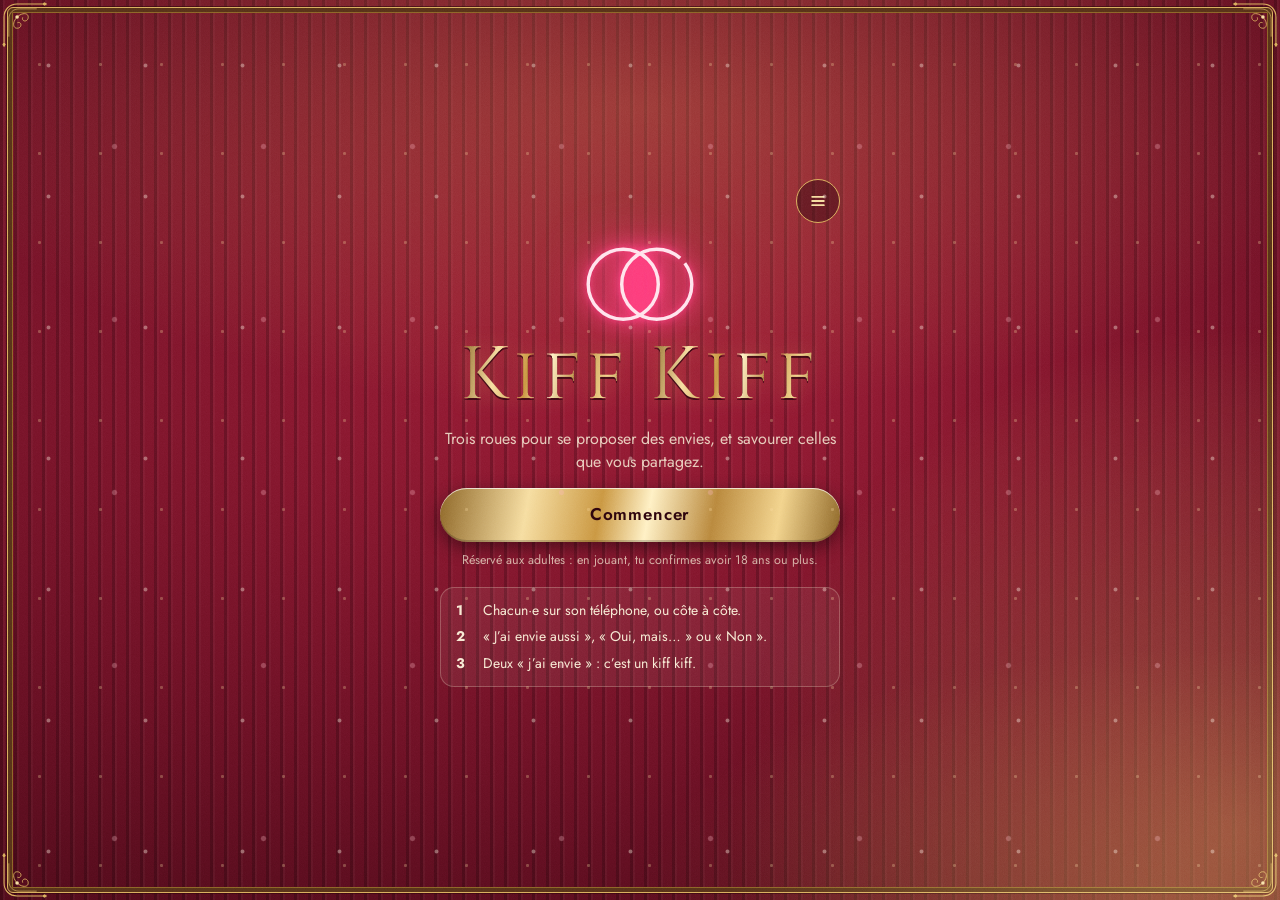
<file: index.html>
<!doctype html>
<html lang="fr">
<head>
<meta charset="utf-8">
<meta name="viewport" content="width=device-width, initial-scale=1, viewport-fit=cover, interactive-widget=resizes-content">
<meta name="theme-color" content="#2B040C">
<title>Kiff Kiff</title>
<meta name="description" content="Un jeu à deux : l’un·e propose une envie, l’autre peut changer une roue. Quand vos envies se rejoignent, c’est kiff kiff.">
<!-- Aperçu du lien (WhatsApp, Messages, applis de rencontre…) -->
<meta property="og:type" content="website">
<meta property="og:site_name" content="Kiff Kiff">
<meta property="og:locale" content="fr_FR">
<meta property="og:url" content="https://kiff-kiff.fr/">
<meta property="og:title" content="Kiff Kiff · le jeu où les envies se rejoignent">
<meta property="og:description" content="Trois roues pour se proposer des envies, et savourer celles que vous partagez. Jeu de séduction pour adultes, sur un téléphone ou à distance.">
<meta property="og:image" content="https://kiff-kiff.fr/icons/og-image.jpg">
<meta property="og:image:width" content="1200">
<meta property="og:image:height" content="630">
<meta property="og:image:alt" content="Kiff Kiff : une carte « J’ai envie… que tu me masses le bas du dos avec lenteur et délectation. »">
<meta name="twitter:card" content="summary_large_image">
<meta name="rating" content="adult">
<link rel="manifest" href="manifest.webmanifest">
<link rel="icon" href="icons/favicon.svg" type="image/svg+xml">
<link rel="icon" href="icons/favicon-32.png" sizes="32x32" type="image/png">
<link rel="apple-touch-icon" href="icons/apple-touch-icon.png">
<meta name="mobile-web-app-capable" content="yes">
<meta name="apple-mobile-web-app-capable" content="yes">
<meta name="apple-mobile-web-app-title" content="Kiff Kiff">
<meta name="apple-mobile-web-app-status-bar-style" content="black">
<link rel="preconnect" href="https://fonts.googleapis.com">
<link rel="preconnect" href="https://fonts.gstatic.com" crossorigin>
<link rel="stylesheet" href="https://fonts.googleapis.com/css2?family=Archivo:ital,wdth,wght@0,62..125,100..900;1,62..125,100..900&family=Bagel+Fat+One&family=Abril+Fatface&family=Merriweather:ital,opsz,wght@0,18..144,400..900;1,18..144,400..900&family=Baskervville:ital,wght@0,400..700;1,400..700&family=Jost:wght@300..700&family=Great+Vibes&family=Cinzel:wght@400..900&family=Syne:wght@600..800&family=Manrope:wght@400..800&family=Anton&family=Courier+Prime:wght@400;700&display=swap">
<link rel="stylesheet" href="base.css?v=157">
<link rel="stylesheet" href="skins/arty.css?v=72" data-skin-sheet="arty">
<link rel="stylesheet" href="skins/pomme.css?v=78" data-skin-sheet="pomme">
<link rel="stylesheet" href="skins/redcorner.css?v=77" data-skin-sheet="redcorner">
<link rel="stylesheet" href="skins/minuit.css?v=68" data-skin-sheet="minuit">
<link rel="stylesheet" href="skins/classex.css?v=73" data-skin-sheet="classex">
<script>
/* Déménagement vers kiff-kiff.fr : l’ancienne adresse apporte, dans le « # » du lien (jamais envoyé
   à un serveur), ce que le téléphone gardait là-bas : parties à deux, prénoms, ambiance, réglages.
   On ne reprend que ce qui manque ici, puis on efface le paquet de l’adresse. */
(function () {
  var m = /(?:^#|&)import=([A-Za-z0-9_-]+)/.exec(location.hash);
  if (!m) return;
  try {
    var b = atob(m[1].replace(/-/g, '+').replace(/_/g, '/') + '==='.slice((m[1].length + 3) % 4));
    var bytes = new Uint8Array(b.length);
    for (var i = 0; i < b.length; i++) bytes[i] = b.charCodeAt(i);
    var data = JSON.parse(new TextDecoder().decode(bytes));
    Object.keys(data).forEach(function (k) {
      if (k.indexOf('roue:') === 0 && typeof data[k] === 'string' && localStorage.getItem(k) == null) localStorage.setItem(k, data[k]);
    });
    localStorage.setItem('roue:demenage', JSON.stringify(Date.now()));
  } catch (e) { /* paquet abîmé : on continue sans */ }
  var rest = location.hash.replace(/^#/, '').split('&').filter(function (p) { return p.indexOf('import=') !== 0; }).join('&');
  try { history.replaceState(null, '', location.pathname + location.search + (rest ? '#' + rest : '')); } catch (e) {}
})();
/* Ambiance : celle du lien (?design=redcorner ou #redcorner), sinon celle mémorisée.
   Appliquée avant l’affichage pour éviter un flash. */
(function () {
  var alias = { arty: 'arty', zinzin: 'arty', pomme: 'pomme', 'pomme-d-amour': 'pomme', pommedamour: 'pomme', redcorner: 'redcorner', 'red-corner': 'redcorner', minuit: 'minuit', nuit: 'minuit', classex: 'classex', 'classe-x': 'classex', dossier: 'classex', agent: 'classex' };
  var norm = function (v) { return alias[String(v || '').toLowerCase().replace(/[^a-z-]/g, '')]; };
  var s, fromLink;
  try {
    var q = new URLSearchParams(location.search);
    fromLink = norm(q.get('design') || q.get('ambiance')) || norm(location.hash.slice(1));
  } catch (e) {}
  if (fromLink) {
    s = fromLink;
    try { localStorage.setItem('roue:skin', JSON.stringify(s)); } catch (e) {}
  } else {
    try { s = norm(JSON.parse(localStorage.getItem('roue:skin'))); } catch (e) {}
  }
  window.KIFF_SKIN_SET = !!s; // ambiance déjà choisie sur ce téléphone (ou imposée par le lien)
  s = s || 'redcorner';
  document.documentElement.setAttribute('data-skin', s);
  /* Piment imposé par le lien : ?piment=1, 23, 3, 123… (les niveaux cochés) */
  try {
    var pm = (new URLSearchParams(location.search).get('piment') || '').replace(/[^123]/g, '');
    if (pm) {
      var lv = [1, 2, 3].filter(function (n) { return pm.indexOf(String(n)) >= 0; });
      window.KIFF_LEVELS = lv;
      try { localStorage.setItem('roue:levels', JSON.stringify(lv)); } catch (e) {}
    }
  } catch (e) {}
  var l = document.querySelectorAll('[data-skin-sheet]');
  for (var i = 0; i < l.length; i++) l[i].disabled = l[i].getAttribute('data-skin-sheet') !== s;
})();
</script>
</head>
<body>
<!--APP-->
<svg width="0" height="0" style="position:absolute" aria-hidden="true" focusable="false">
  <symbol id="chili" viewBox="0 0 24 24">
    <path d="M15.2 7.4c2.9.5 4.3 3.4 3.4 6.4-1.5 5.1-7.4 8.6-13.8 7.9 4-2.1 6.6-4.9 7.5-8.9.6-2.8 1-5.8 2.9-5.4z" fill="currentColor"/>
    <path d="M13.6 8.1c1.3-1.2 3.4-1.3 4.8-.1" fill="none" stroke="currentColor" stroke-width="2" stroke-linecap="round"/>
    <path d="M16 7.5c0-1.9.9-3.3 2.8-4" fill="none" stroke="currentColor" stroke-width="2" stroke-linecap="round"/>
  </symbol>
  <!-- L’emblème : deux envies qui se rejoignent, leur intersection allumée -->
  <symbol id="emblem" viewBox="0 0 168 124">
    <path class="e-lens" d="M84 21.6A46 46 0 0 1 84 102.4A46 46 0 0 1 84 21.6Z"/>
    <circle class="e-ring" cx="62" cy="62" r="46"/>
    <circle class="e-ring e-ring--2" cx="106" cy="62" r="46"/>
  </symbol>
  <!-- Jeu d’icônes : grille 24, trait 1,6, bouts arrondis (le trait vient de .ic) -->
  <symbol id="i-son" viewBox="0 0 24 24"><path d="M4 9.5h3l4.5-3.5v12L7 14.5H4z"/><path d="M15 9a4 4 0 0 1 0 6"/><path d="M17.5 6.5a7.5 7.5 0 0 1 0 11"/></symbol>
  <symbol id="i-muet" viewBox="0 0 24 24"><path d="M4 9.5h3l4.5-3.5v12L7 14.5H4z"/><path d="M15.5 9.5l5 5"/><path d="M20.5 9.5l-5 5"/></symbol>
  <symbol id="i-ambiance" viewBox="0 0 24 24"><path d="M12 3.5a8.5 8.5 0 1 0 0 17c1.4 0 2-1 1.5-2.2-.5-1.3.3-2.3 1.7-2.3H17a3.5 3.5 0 0 0 3.5-3.5c0-5-3.8-9-8.5-9z"/><circle cx="7.8" cy="11.2" r="1.1"/><circle cx="10.6" cy="7.4" r="1.1"/><circle cx="15.2" cy="7.8" r="1.1"/></symbol>
  <symbol id="i-tourner" viewBox="0 0 24 24"><circle cx="10.4" cy="12" r="3"/><circle cx="13.6" cy="12" r="3"/><path d="M20 12a8 8 0 0 1-13.7 5.6"/><path d="M4 12a8 8 0 0 1 13.7-5.6"/><path d="M17.9 3.4v3.2h-3.2"/><path d="M6.1 20.6v-3.2h3.2"/></symbol>
  <symbol id="i-image" viewBox="0 0 24 24"><path d="M11 7.5H4.5a2 2 0 0 0-2 2v8a2 2 0 0 0 2 2h10a2 2 0 0 0 2-2V14"/><circle cx="6.8" cy="11.6" r="1.3"/><path d="M2.6 17.6l4-4 3 3 2-2 4.8 4.4"/><path d="M14.5 3.5h6v6"/><path d="M20.5 3.5L13 11"/></symbol>
  <symbol id="i-partager" viewBox="0 0 24 24"><path d="M21 3L3 10.6l7.2 2.6L12.8 21z"/><path d="M21 3L10.2 13.2"/></symbol>
  <symbol id="i-kiffs" viewBox="0 0 24 24"><path d="M4 12a8 8 0 1 0 2.4-5.7"/><path d="M4 4v4h4"/><circle cx="10.7" cy="12.4" r="2.6"/><circle cx="13.3" cy="12.4" r="2.6"/></symbol>
  <symbol id="i-cafe" viewBox="0 0 24 24"><path d="M5 9.5h11v4.5a5 5 0 0 1-5 5h-1a5 5 0 0 1-5-5z"/><path d="M16 11h1.5a2.5 2.5 0 0 1 0 5H16"/><path d="M8.5 3.5c-.8 1 .8 2 0 3"/><path d="M12 3.5c-.8 1 .8 2 0 3"/></symbol>
  <symbol id="i-retour" viewBox="0 0 24 24"><path d="M15 5l-7 7 7 7"/></symbol>
  <symbol id="i-ecrire" viewBox="0 0 24 24"><path d="M15.5 4.5l4 4L9 19l-5 1 1-5z"/><path d="M13.5 6.5l4 4"/></symbol>
  <symbol id="i-installer" viewBox="0 0 24 24"><rect x="6.5" y="2.5" width="11" height="19" rx="2.5"/><path d="M12 7v7"/><path d="M9 11l3 3 3-3"/></symbol>
  <symbol id="i-lien" viewBox="0 0 24 24"><path d="M10 14a4 4 0 0 0 5.7 0l3-3a4 4 0 0 0-5.7-5.7l-1 1"/><path d="M14 10a4 4 0 0 0-5.7 0l-3 3a4 4 0 0 0 5.7 5.7l1-1"/></symbol>
  <symbol id="i-kiff" viewBox="0 0 24 24"><path d="M12 6.2A6.5 6.5 0 0 1 12 17.8A6.5 6.5 0 0 1 12 6.2Z" fill="currentColor" fill-opacity=".5" stroke="none"/><circle cx="9" cy="12" r="6.5"/><circle cx="15" cy="12" r="6.5"/></symbol>
  <symbol id="i-loupe" viewBox="0 0 24 24"><circle cx="10.5" cy="10.5" r="6.2"/><path d="M15.2 15.2l5 5"/></symbol>
  <symbol id="i-citer" viewBox="0 0 24 24"><path fill="currentColor" stroke="none" d="M4 17.5c2.6-.8 4-2.8 4-5.5H4.5V6.5h5.5V12c0 4-2 6.8-6 7.5zM13 17.5c2.6-.8 4-2.8 4-5.5h-3.5V6.5H19V12c0 4-2 6.8-6 7.5z"/></symbol>
  <symbol id="i-loupe-crayon" viewBox="0 0 24 24"><circle cx="9.4" cy="9.4" r="5.9"/><path d="M12.9 14.9l2-2 5.2 5.2.9 3-3-.9z"/><path d="M14.6 16.6l2-2"/></symbol>
  <symbol id="i-barjot" viewBox="0 0 24 24"><circle cx="12" cy="12" r="9"/><circle cx="8.6" cy="9.5" r="1.9"/><path d="M14.4 8.3l2.7 1.5-2.7 1.4"/><path d="M7.4 14.1c1.4 2.1 7.8 2.1 9.2 0"/><path d="M11.4 15.7v1.5a1.6 1.6 0 0 0 3.2 0v-1.8"/></symbol>
  <symbol id="i-etoiles" viewBox="0 0 24 24"><path d="M10 6.5q.6 5.4 6 6-5.4.6-6 6-.6-5.4-6-6 5.4-.6 6-6z"/><path d="M17.6 3q.3 2.3 2.6 2.6-2.3.3-2.6 2.6-.3-2.3-2.6-2.6 2.3-.3 2.6-2.6z"/></symbol>
  <symbol id="ill-roues" viewBox="0 0 54 54"><g fill="var(--ill-bg, none)" stroke="currentColor" stroke-width="1.6"><rect x="4" y="6" width="46" height="12" rx="3"/><rect x="4" y="21" width="46" height="12" rx="3"/><rect x="4" y="36" width="46" height="12" rx="3"/></g><g fill="currentColor"><rect x="14" y="10.5" width="26" height="3" rx="1.5"/><rect x="10" y="25.5" width="34" height="3" rx="1.5"/><rect x="16" y="40.5" width="22" height="3" rx="1.5"/></g></symbol>
  <symbol id="ill-reponses" viewBox="0 0 54 54"><rect x="2" y="7" width="50" height="11" rx="5.5" fill="currentColor"/><rect x="2.8" y="22" width="48.4" height="11" rx="5.5" fill="none" stroke="currentColor" stroke-width="1.6"/><rect x="12" y="37" width="30" height="11" rx="5.5" fill="none" stroke="currentColor" stroke-width="1.3" stroke-dasharray="3 2" opacity=".75"/></symbol>
  <symbol id="ill-kiff" viewBox="0 0 54 54"><path d="M27 15.5A13.5 13.5 0 0 1 27 38.5A13.5 13.5 0 0 1 27 15.5Z" fill="var(--ill-accent, currentColor)"/><circle cx="20" cy="27" r="13.5" fill="none" stroke="currentColor" stroke-width="2.2"/><circle cx="34" cy="27" r="13.5" fill="none" stroke="currentColor" stroke-width="2.2"/></symbol>
  <symbol id="i-roues" viewBox="0 0 24 24"><rect x="3.5" y="3.5" width="17" height="4.6" rx="1.6"/><rect x="3.5" y="9.7" width="17" height="4.6" rx="1.6"/><rect x="3.5" y="15.9" width="17" height="4.6" rx="1.6"/></symbol>
  <symbol id="i-ajuster" viewBox="0 0 24 24"><path d="M4 8h13"/><path d="M14 4.5L17.5 8 14 11.5"/><path d="M20 16H7"/><path d="M10 12.5L6.5 16l3.5 3.5"/></symbol>
  <symbol id="i-telephones" viewBox="0 0 24 24"><rect x="2.5" y="5" width="8" height="14" rx="2"/><rect x="13.5" y="5" width="8" height="14" rx="2"/><path d="M6 16.5h1"/><path d="M17 16.5h1"/></symbol>
  <symbol id="i-toquer" viewBox="0 0 24 24"><path d="M8 13V6.5a1.5 1.5 0 0 1 3 0V11"/><path d="M11 10.5V5a1.5 1.5 0 0 1 3 0v6"/><path d="M14 10.5V6.5a1.5 1.5 0 0 1 3 0v6.5c0 4-2.5 7-6.5 7-2.8 0-4.4-1.6-5.6-4l-1.6-3.2a1.5 1.5 0 0 1 2.6-1.5L8 13"/><path d="M19.5 3.5l1.5-1M20.5 7h1.8"/></symbol>
  <symbol id="i-avertir" viewBox="0 0 24 24"><path d="M6.5 16.5V11a5.5 5.5 0 0 1 11 0v5.5l1.5 1.5H5z"/><path d="M10 20.5a2.2 2.2 0 0 0 4 0"/><path d="M3.3 9a9 9 0 0 1 2.6-5"/><path d="M20.7 9a9 9 0 0 0-2.6-5"/></symbol>
  <symbol id="i-avertir-non" viewBox="0 0 24 24"><path d="M6.5 16.5V11a5.5 5.5 0 0 1 11 0v5.5l1.5 1.5H5z"/><path d="M10 20.5a2.2 2.2 0 0 0 4 0"/><path d="M4 4l16 16"/></symbol>
  <symbol id="i-accueil" viewBox="0 0 24 24"><path d="M4 11l8-6.5 8 6.5"/><path d="M6.5 9.5v10h11v-10"/><path d="M10.2 19.5v-5h3.6v5"/></symbol>
  <symbol id="i-qui" viewBox="0 0 24 24"><path d="M4 11.5a7.5 6.5 0 0 1 15 0a7.5 6.5 0 0 1-10.6 5.9L4.5 19.5l1.2-3.6A6.3 6.3 0 0 1 4 11.5z"/><path d="M8.6 11.5h.01M11.5 11.5h.01M14.4 11.5h.01" stroke-width="2.4"/></symbol>
  <symbol id="i-mail" viewBox="0 0 24 24"><rect x="3.5" y="5.5" width="17" height="13" rx="2"/><path d="M4 7l8 6 8-6"/></symbol>
  <symbol id="i-emoji" viewBox="0 0 24 24"><circle cx="12" cy="12" r="8.5"/><path d="M8.5 14.5c1.8 2 5.2 2 7 0"/><path d="M9 9.5h.01M15 9.5h.01" stroke-width="2.4"/></symbol>
  <symbol id="i-envoyer" viewBox="0 0 24 24"><path d="M5 12h13M13 6l6 6-6 6"/></symbol>
  <symbol id="i-repondre" viewBox="0 0 24 24"><path d="M10 7L5 12l5 5"/><path d="M5 12h9a5 5 0 0 1 5 5v1"/></symbol>
  <symbol id="i-copier" viewBox="0 0 24 24"><rect x="8" y="8" width="11" height="12" rx="2"/><path d="M16 8V6a2 2 0 0 0-2-2H7a2 2 0 0 0-2 2v9a2 2 0 0 0 2 2h1"/></symbol>
  <symbol id="i-supprimer" viewBox="0 0 24 24"><path d="M5 7h14M10 7V5h4v2M7 7l1 13h8l1-13"/></symbol>
  <symbol id="i-fermer" viewBox="0 0 24 24"><path d="M6 6l12 12"/><path d="M18 6L6 18"/></symbol>
</svg>
<div class="grain" aria-hidden="true"></div>
<div class="deco" aria-hidden="true">
  <div class="deco-rays"></div>
  <div class="deco-frame"></div>
  <div class="deco-glow"></div>
  <div class="deco-ball"></div>
  <div class="deco-candles"><span class="candle candle--tall"><i></i></span><span class="candle"><i></i></span><span class="candle candle--short"><i></i></span></div>
</div>

<div class="app" id="app">
  <!-- En haut, la navigation : l’accueil, avec qui l’on joue, les kiff kiff et leurs discussions -->
  <header class="top">
    <!-- Pendant une partie : le retour au fil de la partie (29 octobre 2026) ; sinon l’accueil -->
    <button class="sticker sticker--round" id="home" type="button" aria-label="Le fil de la partie">
        <svg class="ic-home" viewBox="0 0 24 24" width="20" height="20" aria-hidden="true"><path d="M3.5 11.2 12 4l8.5 7.2" fill="none" stroke="currentColor" stroke-width="2.3" stroke-linecap="round" stroke-linejoin="round"/><path d="M6 10v9.5h4.5v-5h3v5H18V10" fill="none" stroke="currentColor" stroke-width="2.3" stroke-linejoin="round"/></svg>
        <svg class="ic-back" viewBox="0 0 24 24" width="20" height="20" aria-hidden="true"><path d="M15 5l-7 7 7 7" fill="none" stroke="currentColor" stroke-width="2.3" stroke-linecap="round" stroke-linejoin="round"/></svg>
      </button>
    <h1 class="logo"><span class="ink" data-ink="Kiff Kiff">Kiff Kiff</span></h1>
    <div class="top-who" id="top-who" hidden role="button" tabindex="0" aria-label="La conversation de la partie"><span class="top-name" id="top-name"></span><span class="top-pres" id="top-pres"></span></div>
    <div class="top-actions">
      <button class="sticker kiffs-btn" id="kiffs-open" type="button" aria-haspopup="dialog" hidden><svg class="ic ic-kiff" viewBox="0 0 24 24" width="20" height="20" aria-hidden="true"><use href="#i-kiff"/></svg><svg class="ic ic-chat" viewBox="0 0 24 24" width="22" height="22" aria-hidden="true"><use href="#i-qui"/></svg><span class="kiffs-n" id="kiffs-n"></span></button>
      <button class="sticker sticker--pass" hidden id="pass" type="button">On passe</button>
    </div>
  </header>

  <p class="hint" id="hint" aria-live="polite"></p>
  <p class="duo-status" id="duo-status" hidden></p>

  <!-- Au-dessus de la phrase (2 novembre 2026) : le tour, le réglage du piment, le dé ; la phrase commence juste au-dessus des roues -->
  <div class="press-row barre-roues">
    <button class="tour" id="dir" type="button" data-dir="te"></button>
    <button class="sticker piment-btn" id="piment-open" type="button" aria-haspopup="dialog"></button>
    <button class="sticker sticker--dice" id="dice" type="button" aria-label="Au hasard">
      <svg class="die" viewBox="0 0 24 24" width="24" height="24" aria-hidden="true"><path d="M2.5 6.5l4-4h12.2a2.8 2.8 0 0 1 2.8 2.8V17.5l-4 4V9.3a2.8 2.8 0 0 0-2.8-2.8z" fill="currentColor" fill-opacity=".35"/><path d="M5.3 6.5h9.4a2.8 2.8 0 0 1 2.8 2.8v9.4a2.8 2.8 0 0 1-2.8 2.8H5.3a2.8 2.8 0 0 1-2.8-2.8V9.3a2.8 2.8 0 0 1 2.8-2.8zM3.4 7.6l3.5-3.5c.5-.5 1.2-.8 2-.8h9.8a2.8 2.8 0 0 1 2.8 2.8V15.9c0 .8-.3 1.5-.8 2l-3.4 3.4" fill="none" stroke="currentColor" stroke-width="1.6" stroke-linejoin="round"/><g fill="currentColor"><circle cx="6.4" cy="10.4" r="1.45"/><circle cx="13.6" cy="10.4" r="1.45"/><circle cx="10" cy="14" r="1.45"/><circle cx="6.4" cy="17.6" r="1.45"/><circle cx="13.6" cy="17.6" r="1.45"/></g></svg>
      <span data-t="jeu.hasard">Hasard</span>
    </button>
  </div>
  <!-- La partie à plusieurs : qui donne, qui reçoit (ou tous ensemble) -->
  <div class="gr-qui" id="gr-qui" hidden>
    <div class="gr-row" data-role="g"><span class="gr-lab" data-t="groupe.qui-donne">Qui donne</span><span class="gr-chips" id="gr-g"></span></div>
    <div class="gr-row" data-role="r"><span class="gr-lab" data-t="groupe.qui-recoit">Qui reçoit</span><span class="gr-chips" id="gr-r"></span></div>
    <div class="gr-row" data-role="t" hidden><span class="gr-lab" data-t="groupe.ensemble">Ensemble</span><span class="gr-chips" id="gr-t"></span></div>
    <button class="gr-tous" id="gr-tous" type="button" aria-pressed="false" data-t="groupe.tous">Tous ensemble</button>
  </div>
  <p class="switch switch--top is-static" id="sw-top" aria-checked="true">
    <span class="sw-text"><span class="sw-label ink" id="sw-titre" data-ink="J’ai envie…">J’ai envie…</span><span class="sw-owner" id="owner-top"></span></span>
  </p>

  <section class="press" id="cabinet" aria-label="La phrase">
    <div class="strips">
      <div class="reel strip strip--pink" data-reel="0" tabindex="0" role="spinbutton" aria-label="Action"><div class="reel-strip"></div><span class="reel-shade" aria-hidden="true"></span><button class="reel-loupe" type="button" tabindex="-1" aria-label="Chercher ou écrire une action"><svg class="ic" viewBox="0 0 24 24" aria-hidden="true"><use href="#i-loupe-crayon"/></svg></button><button class="stamp" type="button" tabindex="-1" aria-label="Annuler ce changement"><svg viewBox="0 0 24 24" aria-hidden="true"><path d="M4.5 12a7.5 7.5 0 1 0 2.4-5.5" fill="none" stroke="currentColor" stroke-width="2.6" stroke-linecap="round"/><path d="M4 3.8v4.6h4.6" fill="none" stroke="currentColor" stroke-width="2.6" stroke-linecap="round" stroke-linejoin="round"/></svg><span class="stamp-txt" data-t="jeu.annuler">annuler</span></button></div>
      <div class="reel strip strip--blue" data-reel="1" tabindex="0" role="spinbutton" aria-label="Endroit"><div class="reel-strip"></div><span class="reel-shade" aria-hidden="true"></span><button class="reel-loupe" type="button" tabindex="-1" aria-label="Chercher ou écrire un endroit"><svg class="ic" viewBox="0 0 24 24" aria-hidden="true"><use href="#i-loupe-crayon"/></svg></button><button class="stamp" type="button" tabindex="-1" aria-label="Annuler ce changement"><svg viewBox="0 0 24 24" aria-hidden="true"><path d="M4.5 12a7.5 7.5 0 1 0 2.4-5.5" fill="none" stroke="currentColor" stroke-width="2.6" stroke-linecap="round"/><path d="M4 3.8v4.6h4.6" fill="none" stroke="currentColor" stroke-width="2.6" stroke-linecap="round" stroke-linejoin="round"/></svg><span class="stamp-txt" data-t="jeu.annuler">annuler</span></button></div>
      <div class="reel strip strip--pink2" data-reel="2" tabindex="0" role="spinbutton" aria-label="Manière"><div class="reel-strip"></div><span class="reel-shade" aria-hidden="true"></span><button class="reel-loupe" type="button" tabindex="-1" aria-label="Chercher ou écrire une manière"><svg class="ic" viewBox="0 0 24 24" aria-hidden="true"><use href="#i-loupe-crayon"/></svg></button><button class="stamp" type="button" tabindex="-1" aria-label="Annuler ce changement"><svg viewBox="0 0 24 24" aria-hidden="true"><path d="M4.5 12a7.5 7.5 0 1 0 2.4-5.5" fill="none" stroke="currentColor" stroke-width="2.6" stroke-linecap="round"/><path d="M4 3.8v4.6h4.6" fill="none" stroke="currentColor" stroke-width="2.6" stroke-linecap="round" stroke-linejoin="round"/></svg><span class="stamp-txt" data-t="jeu.annuler">annuler</span></button></div>
    </div>
  </section>

  <div class="actions" id="actions">
    <button class="btn btn--line act-alt" id="act-alt" type="button">On passe</button>
    <button class="btn act-main" id="act-main" type="button">Proposer</button>
  </div>
</div>

<!-- Accueil : quatre écrans qui glissent (accueil, joueurs, principe, piment) -->
<div class="overlay overlay--start" id="ov-start">
  <div class="step-dots" id="step-dots" data-step="0" aria-hidden="true"><i class="is-on"></i><i></i><i></i><i></i></div>
  <div class="steps" id="steps" data-step="0">
    <div class="steps-track">
      <section class="step" data-step="0" aria-label="Kiff Kiff">
        <div class="sheet welcome" id="welcome">
          <!-- En haut : le nom du jeu (en petit quand des parties sont en cours) et le menu -->
          <header class="home-top">
            <span class="home-brand-col" id="home-brand" hidden>
              <span class="home-brand"><svg class="emblem emblem--mini" viewBox="0 0 168 124" aria-hidden="true"><use href="#emblem"/></svg><span class="home-brand-name"><span class="ink" data-ink="Kiff Kiff">Kiff Kiff</span></span></span>
              <!-- Ce qu’est le jeu, en une phrase : toujours là, pour qui le découvre sur ce téléphone -->
              <span class="home-tag" id="home-tag" data-t="accueil.intro">Trois roues pour se proposer des envies, et savourer celles que vous partagez.</span>
            </span>
            <button class="sticker sticker--round home-menu-btn" id="home-menu" type="button" aria-haspopup="dialog" aria-label="Menu : ambiance et son, installer, faire découvrir, qui est là"><svg viewBox="0 0 24 24" width="20" height="20" aria-hidden="true"><path d="M5 7h14M5 12h14M5 17h14" fill="none" stroke="currentColor" stroke-width="2.2" stroke-linecap="round"/></svg></button>
          </header>
          <div class="home-hero" id="home-hero">
            <svg class="emblem" viewBox="0 0 168 124" aria-hidden="true"><use href="#emblem"/></svg>
            <h2 class="poster-title"><span class="ink" data-ink="Kiff">Kiff</span><span class="ink" data-ink="Kiff">Kiff</span></h2>
            <p class="welcome-intro" id="welcome-intro" hidden data-t="accueil.intro">Trois roues pour se proposer des envies, et savourer celles que vous partagez.</p>
          </div>
          <!-- La une : la partie qui a du nouveau (ou la dernière jouée) -->
          <section class="home-une" id="home-une" hidden aria-live="polite"></section>
          <h3 class="home-sec" id="home-sec" hidden><span data-t="accueil.vos-parties">Vos parties</span><span class="home-sec-n" id="home-sec-n"></span>
            <button class="home-edit" id="home-edit" type="button" aria-pressed="false" aria-label="Supprimer des parties"><svg class="ic" viewBox="0 0 24 24" aria-hidden="true"><use href="#i-supprimer"/></svg></button></h3>
          <ul class="home-list" id="home-list" hidden></ul>
          <div class="duo-home" id="duo-home" hidden>
            <p class="duo-home-text" id="duo-home-text"></p>
            <button class="btn" id="duo-resume" type="button" data-t="accueil.reprendre-duo">Reprendre la partie</button>
            <button class="link-btn" id="duo-quit" type="button" data-t="accueil.arreter">Arrêter cette partie</button>
          </div>
          <p class="home-toast" id="home-toast" role="status" hidden></p>
          <div class="home-go">
            <button class="btn" id="welcome-go" type="button" data-t="accueil.commencer">Commencer</button>
            <p class="age-note" data-t="accueil.age">Réservé aux adultes&nbsp;: en jouant, tu confirmes avoir 18&nbsp;ans ou plus.</p>
            <button class="link-btn resume-link" id="resume" type="button" hidden data-t="accueil.reprendre">Reprendre la partie en cours</button>
            <button class="link-btn resume-link" id="gr-resume" type="button" hidden data-t="groupe.revenir">Revenir à la partie à plusieurs</button>
            <!-- Sur iPhone, l’appli installée ne voit pas ce qui a été joué dans Safari : le lien de reprise, copié en installant -->
            <div class="reprise" id="reprise" hidden>
              <button class="link-btn" id="reprise-go" type="button" data-t="reprise.bouton">Retrouver une partie déjà commencée</button>
            </div>
          </div>
          <ol class="home-rules" id="home-rules">
            <li><b>1</b><span data-t="accueil.regle-1">Chacun·e sur son téléphone, ou côte à côte.</span></li>
            <li><b>2</b><span data-t="accueil.regle-2">« J’ai envie aussi », « Oui, mais… » ou « Non ».</span></li>
            <li><b>3</b><span data-t="accueil.regle-3">Deux « j’ai envie » : c’est un kiff kiff.</span></li>
          </ol>
          <div class="games games--old" id="games" hidden>
            <p class="games-title" id="games-title" data-t="accueil.parties">Vos parties à deux</p>
            <ul class="games-list" id="games-list"></ul>
            <!-- Plus d’une partie à distance : tout passe derrière un seul bouton, avec un badge d’activité -->
            <button class="games-open" id="games-open" type="button" aria-haspopup="dialog" hidden><svg class="ic" viewBox="0 0 24 24" aria-hidden="true"><use href="#i-telephones"/></svg><span class="games-open-text" data-t="accueil.parties-bouton">Parties à distance <span class="games-open-n" id="games-open-n" data-tk="nombre"></span></span><span class="badge" id="games-badge" hidden></span></button>
          </div>
        </div>
      </section>

      <section class="step" data-step="1" aria-labelledby="players-title">
        <form class="sheet step-sheet start-form" id="start-form" novalidate>
          <h2 class="step-title" id="players-title" data-t="joueurs.titre">Qui joue&nbsp;?</h2>
          <label for="name0" data-t="joueurs.ton-prenom">Ton prénom</label>
          <input id="name0" maxlength="20" autocomplete="off" placeholder="Cerise" enterkeyhint="next" data-t-ph="joueurs.exemple-1">
          <!-- Deux téléphones par défaut (3 novembre 2026) : le choix reste là, caché ; le lien sous le bouton bascule -->
          <p class="where-texte" id="where-texte" data-t="joueurs.distance-texte">Chacun·e sur son téléphone : tu invites l’autre, et vos envies se baladent de l’un à l’autre au fil de la journée.</p>
          <p class="where-label" id="where-label" hidden data-t="joueurs.ou">L’autre joue…</p>
          <div class="where" role="group" aria-labelledby="where-label" hidden>
            <button class="where-btn" type="button" data-where="here" aria-pressed="true" data-t="joueurs.ici">Sur ce téléphone</button>
            <button class="where-btn" type="button" data-where="duo" aria-pressed="false" data-t="joueurs.distance">Sur son téléphone</button>
          </div>
          <div class="name1-box" id="name1-box">
            <label for="name1" id="name1-label">Son prénom</label>
            <input id="name1" maxlength="20" autocomplete="off" placeholder="Pistache" enterkeyhint="go" data-t-ph="joueurs.exemple-2">
          </div>
          <!-- Une personne qui n’a jamais joué sur ce téléphone : le principe lui sera montré -->
          <p class="first-note" id="first-note" hidden><svg class="ic" viewBox="0 0 24 24" aria-hidden="true"><use href="#i-etoiles"/></svg><span id="first-note-text"></span></p>
          <button class="btn" type="submit" id="start-go" data-t="joueurs.suivant">Jouer à distance</button>
          <button class="btn btn--line where-bascule" type="button" id="where-bascule" data-t="joueurs.vers-ici">Jouer sur ce téléphone</button>
          <!-- La partie à plusieurs (15 novembre 2026) : une soirée, de 3 à 100 téléphones -->
          <p class="gr-ou" data-t="groupe.ou">ou, pour une soirée</p>
          <button class="btn btn--line gr-lancer" type="button" id="gr-lancer" data-t="groupe.lancer">Lancer une partie à plusieurs</button>
          <button class="link-btn step-back" type="button"><svg class="ic" viewBox="0 0 24 24" aria-hidden="true"><use href="#i-retour"/></svg><span data-t="joueurs.retour">Retour</span></button>
        </form>
      </section>

      <section class="step" data-step="2" aria-labelledby="rules-title">
        <div class="sheet step-sheet principe">
          <p class="principe-kicker" id="principe-kicker" hidden></p>
          <h2 class="step-title" id="rules-title" data-t="principe.titre">Le jeu en trois gestes</h2>
          <p class="step-text principe-intro" data-t="principe.intro"></p>
          <ol class="gestes">
            <li><span class="geste-ill" aria-hidden="true"><svg viewBox="0 0 54 54"><use href="#ill-roues"/></svg><b>1</b></span><span class="geste-text"><span data-t="principe.1"><b id="rule-a" data-tk="prénom">Cerise</b> compose une envie avec trois roues.</span><span class="geste-sub" data-t="principe.1-sous"></span></span></li>
            <li><span class="geste-ill" aria-hidden="true"><svg viewBox="0 0 54 54"><use href="#ill-reponses"/></svg><b>2</b></span><span class="geste-text"><span data-t="principe.2"><b id="rule-b" data-tk="prénom">Pistache</b> répond «&nbsp;J’ai envie aussi&nbsp;», «&nbsp;Oui, mais…&nbsp;» ou «&nbsp;Non&nbsp;».</span><span class="geste-sub" data-t="principe.2-sous"></span></span></li>
            <li><span class="geste-ill" aria-hidden="true"><svg viewBox="0 0 54 54"><use href="#ill-kiff"/></svg><b>3</b></span><span class="geste-text"><span data-t="principe.3">Deux «&nbsp;j’ai envie&nbsp;»&nbsp;: kiff kiff&nbsp;!</span><span class="geste-sub" data-t="principe.3-sous"></span></span></li>
          </ol>
          <p class="step-text principe-piment"><span data-t="principe.piment">On dit non quand on veut, sans avoir à se justifier. Et c’est très bien comme ça.</span></p>
          <button class="btn" id="rules-ok" type="button" data-t="principe.ok">Compris</button>
          <button class="link-btn step-back" type="button"><svg class="ic" viewBox="0 0 24 24" aria-hidden="true"><use href="#i-retour"/></svg><span data-t="joueurs.retour">Retour</span></button>
          <!-- Pour qui veut plus de détails : « Kiff Kiff, l’histoire » (3 novembre 2026 ; avant : deux « Ah oui ?! » dans les gestes) -->
          <button class="link-btn principe-plus" type="button" data-histoire="donner" data-t="principe.plus">Pourquoi ces règles, au fait&nbsp;?</button>
        </div>
      </section>

      <section class="step" data-step="3" aria-labelledby="pick-title">
        <div class="sheet step-sheet">
          <h2 class="step-title" id="pick-title">Quels piments&nbsp;?</h2>
          <p class="step-text" id="pick-text">Touche les niveaux que vous voulez dans les roues.</p>
          <div class="piment-list" id="piment-home-list" role="group" aria-labelledby="pick-title"></div>
          <div class="piment-list piment-prog" id="piment-prog" hidden></div>
          <p class="piment-error" id="piment-home-error" hidden role="alert" data-t="depart.erreur">Garde au moins un niveau coché.</p>
          <label class="rencontre" id="rencontre-box" hidden data-retire="piment progressif"><input type="checkbox" id="rencontre"><span><b>On ne s’est pas encore vus.</b> On commence en Tendre ; le piment ne montera que si vous êtes d’accord tous les deux.</span></label>
          <button class="btn" id="piment-go" type="button">C’est parti</button>
          <button class="link-btn step-back" type="button"><svg class="ic" viewBox="0 0 24 24" aria-hidden="true"><use href="#i-retour"/></svg><span data-t="joueurs.retour">Retour</span></button>
        </div>
      </section>
    </div>
  </div>
</div>

<!-- Invitation : trois écrans pour la personne qui rejoint une partie à deux sans connaître le jeu -->
<div class="overlay overlay--start overlay--invited" id="ov-invited" hidden>
  <div class="step-dots" id="inv-dots" aria-hidden="true"><i class="is-on"></i><i></i><i></i></div>
  <div class="steps" id="inv-steps" data-step="0">
    <div class="steps-track">
      <section class="step" data-step="0" aria-labelledby="inv-title">
        <div class="sheet welcome">
          <svg class="emblem" viewBox="0 0 168 124" aria-hidden="true"><use href="#emblem"/></svg>
          <h2 class="poster-title" id="inv-title"><span class="ink" data-ink="Kiff">Kiff</span><span class="ink" data-ink="Kiff">Kiff</span></h2>
          <p class="inv-from"><b class="inv-a">Cerise</b> t’invite à jouer, chacun·e sur son téléphone.</p>
          <p class="poster-sub" data-t="invite.accroche">Trois roues pour se proposer des envies, et savourer celles que vous partagez.</p>
          <button class="btn" id="inv-go" type="button" data-t="invite.comment">Comment on joue&nbsp;?</button>
          <p class="age-note" data-t="accueil.age">Réservé aux adultes&nbsp;: en jouant, tu confirmes avoir 18&nbsp;ans ou plus.</p>
        </div>
      </section>

      <section class="step" data-step="1" aria-labelledby="inv-rules-title">
        <div class="sheet step-sheet">
          <p class="principe-kicker" id="inv-kicker"></p>
          <h2 class="step-title" id="inv-rules-title" data-t="principe.titre">Le jeu en trois gestes</h2>
          <ol class="gestes">
            <li><span class="geste-ill" aria-hidden="true"><svg viewBox="0 0 54 54"><use href="#ill-roues"/></svg><b>1</b></span><span class="geste-text" id="inv-rule-1"><b>Tu commences</b>&nbsp;: trois roues, «&nbsp;J’ai envie que tu me…&nbsp;».</span></li>
            <li><span class="geste-ill" aria-hidden="true"><svg viewBox="0 0 54 54"><use href="#ill-reponses"/></svg><b>2</b></span><span class="geste-text" id="inv-rule-2"><b class="inv-a">Cerise</b> répond «&nbsp;J’ai envie aussi&nbsp;», ou «&nbsp;Oui, mais…&nbsp;» en changeant une chose.</span></li>
            <li><span class="geste-ill" aria-hidden="true"><svg viewBox="0 0 54 54"><use href="#ill-kiff"/></svg><b>3</b></span><span class="geste-text"><span data-t="invite.regle-3">Vos envies se rejoignent&nbsp;: kiff kiff. On dit non quand on veut, sans se justifier.</span></span></li>
          </ol>
          <p class="step-text inv-piments" id="inv-piments"></p>
          <!-- Un avant-goût du Pimenté : une envie, son mot fort caché -->
          <p class="inv-apercu" id="inv-apercu" hidden><span class="inv-apercu-kicker" data-t="invite.apercu">Et quand le piment monte :</span><span class="inv-apercu-envie" id="inv-apercu-envie"></span></p>
          <button class="btn" id="inv-ok" type="button" data-t="invite.ok">Compris</button>
          <button class="link-btn step-back" type="button"><svg class="ic" viewBox="0 0 24 24" aria-hidden="true"><use href="#i-retour"/></svg><span data-t="joueurs.retour">Retour</span></button>
          <button class="link-btn principe-plus" type="button" data-histoire="donner" data-t="principe.plus">Pourquoi ces règles, au fait&nbsp;?</button>
        </div>
      </section>

      <section class="step" data-step="2" aria-labelledby="inv-name-title">
        <form class="sheet step-sheet start-form" id="inv-form" novalidate>
          <h2 class="step-title" id="inv-name-title" data-t="invite.toi">Et toi&nbsp;?</h2>
          <label for="inv-name" data-t="invite.ton-prenom">Ton prénom</label>
          <input id="inv-name" maxlength="20" autocomplete="off" placeholder="Pistache" enterkeyhint="go" data-t-ph="invite.exemple">
          <p class="step-text" id="inv-name-help">Cerise le verra sur son téléphone.</p>
          <button class="btn" type="submit" id="inv-join" data-t="invite.rejoindre">Rejoindre la partie</button>
          <button class="link-btn" type="button" id="inv-solo" data-t="invite.solo">Jouer sur ce téléphone seulement</button>
          <button class="link-btn step-back" type="button"><svg class="ic" viewBox="0 0 24 24" aria-hidden="true"><use href="#i-retour"/></svg><span data-t="joueurs.retour">Retour</span></button>
        </form>
      </section>
    </div>
  </div>
</div>

<!-- Choix de l’ambiance -->
<div class="overlay overlay--edit overlay--skins" id="ov-skins" hidden role="dialog" aria-modal="true" aria-labelledby="skins-title">
  <div class="sheet sheet--edit sheet--skins">
    <h2 class="edit-label" id="skins-title" data-t="ambiance.titre">Choisis l’ambiance</h2>
    <div class="skin-list" role="radiogroup" aria-labelledby="skins-title">
      <label class="skin-opt"><input type="radio" name="skin" value="arty"><span class="skin-swatch skin-swatch--arty"></span><span class="skin-name">Arty</span></label>
      <label class="skin-opt"><input type="radio" name="skin" value="pomme"><span class="skin-swatch skin-swatch--pomme"></span><span class="skin-name">Pomme d’Amour</span></label>
      <label class="skin-opt"><input type="radio" name="skin" value="redcorner"><span class="skin-swatch skin-swatch--redcorner"></span><span class="skin-name">Red Corner</span></label>
      <label class="skin-opt"><input type="radio" name="skin" value="minuit"><span class="skin-swatch skin-swatch--minuit"></span><span class="skin-name">Minuit</span></label>
      <label class="skin-opt"><input type="radio" name="skin" value="classex"><span class="skin-swatch skin-swatch--classex"></span><span class="skin-name">Classé X</span></label>
    </div>
    <div class="skin-sound">
      <span class="skin-sound-label" data-t="ambiance.sons">Sons du jeu</span>
      <button class="icon-btn" id="mute" type="button" aria-pressed="false"><svg class="ic ic--on" viewBox="0 0 24 24" aria-hidden="true"><use href="#i-son"/></svg><svg class="ic ic--off" viewBox="0 0 24 24" aria-hidden="true"><use href="#i-muet"/></svg><span class="icon-label"><span data-t="accueil.son">Son</span><span class="sr-only">&nbsp;: <span id="mute-state">activé</span></span></span></button>
    </div>
    <div class="row row--end">
      <button class="btn" id="skins-done" type="button" data-t="ambiance.ok">C’est choisi</button>
    </div>
  </div>
</div>

<!-- Le menu de l’accueil : ambiance et son, installer, continuer à distance, faire découvrir, qui est là, le jeu complet -->
<div class="overlay overlay--edit overlay--skins overlay--menu" id="ov-menu" hidden role="dialog" aria-modal="true" aria-labelledby="menu-title">
  <div class="sheet sheet--edit sheet--skins sheet--menu">
    <div class="deal-head">
      <h2 class="edit-label" id="menu-title">Kiff Kiff</h2>
      <button class="icon-btn icon-btn--bare" id="menu-close" type="button" aria-label="Fermer"><svg class="ic" viewBox="0 0 24 24" aria-hidden="true"><use href="#i-fermer"/></svg></button>
    </div>
    <nav class="menu-list" aria-label="Menu">
      <button class="icon-btn" id="skin-open" type="button" aria-haspopup="dialog"><svg class="ic" viewBox="0 0 24 24" aria-hidden="true"><use href="#i-ambiance"/></svg><span class="icon-label"><span data-t="menu.ambiance">Ambiance et son</span><span class="sr-only">&nbsp;: <span id="skin-current">Red Corner</span></span></span><span class="menu-sub" data-t="menu.ambiance-sous">L’habillage du jeu, et ses sons</span></button>
      <button class="icon-btn" id="install" type="button" hidden><svg class="ic" viewBox="0 0 24 24" aria-hidden="true"><use href="#i-installer"/></svg><span class="icon-label"><span data-t="menu.installer">Installer l’appli</span><span class="sr-only"> l’appli</span></span><span class="menu-sub" data-t="menu.installer-sous">Pour être averti·e quand l’autre répond</span></button>
      <button class="icon-btn" id="home-cont" type="button" hidden><svg class="ic" viewBox="0 0 24 24" aria-hidden="true"><use href="#i-telephones"/></svg><span class="icon-label"><span data-t="menu.distance">Continuer à distance</span><span class="sr-only"> : continuer la partie sur deux téléphones</span></span><span class="menu-sub" data-t="menu.distance-sous">La partie de ce téléphone, sur deux téléphones</span></button>
      <button class="icon-btn" id="home-deal" type="button" aria-haspopup="dialog"><svg class="ic" viewBox="0 0 24 24" aria-hidden="true"><use href="#i-tourner"/></svg><span class="icon-label"><span data-t="accueil.tourner">Fais tourner&nbsp;!</span><span class="sr-only"> : faire découvrir le jeu</span></span><span class="menu-sub" data-t="menu.tourner-sous">Faire découvrir le jeu</span></button>
      <button class="icon-btn" id="home-who" type="button" aria-haspopup="dialog"><svg class="ic" viewBox="0 0 24 24" aria-hidden="true"><use href="#i-qui"/></svg><span class="icon-label"><span data-t="accueil.quiestla">Qui est là&nbsp;?</span><span class="sr-only"> L’histoire du jeu, un café, un retour</span></span><span class="menu-sub" data-t="menu.quiestla-sous">L’histoire du jeu, un café, un mot à Marc</span></button>
      <button class="icon-btn menu-avertir" id="menu-avertir" type="button" aria-pressed="false" hidden><svg class="ic" viewBox="0 0 24 24" aria-hidden="true"><use href="#i-avertir"/></svg><span class="icon-label"><span data-t="menu.avertir">Notifications</span></span><span class="menu-sub" id="menu-avertir-sub" data-t="menu.avertir-sous">Ton tour, les messages, et une petite idée pour rejouer de temps en temps</span><span class="menu-toggle" aria-hidden="true"></span></button>
      <button class="link-btn menu-detail" id="menu-notif-detail" type="button" aria-expanded="false" aria-controls="menu-notif-types" hidden data-t="menu.notif-detail">Détail</button>
      <div class="menu-notif-types" id="menu-notif-types" hidden>
        <button class="menu-type" type="button" role="switch" aria-checked="true" data-nt="t"><span class="menu-type-text"><span data-t="menu.notif-tour">Ton tour et vos kiff kiff</span></span><span class="menu-toggle" aria-hidden="true"></span></button>
        <button class="menu-type" type="button" role="switch" aria-checked="true" data-nt="m"><span class="menu-type-text"><span data-t="menu.notif-messages">Les messages</span></span><span class="menu-toggle" aria-hidden="true"></span></button>
        <button class="menu-type" type="button" role="switch" aria-checked="true" data-nt="r"><span class="menu-type-text"><span data-t="menu.relances">Idées pour rejouer</span><span class="menu-type-sub" data-t="menu.relances-sous">Si vous ne jouez plus : trois petits mots au plus, puis il se tait</span></span><span class="menu-toggle" aria-hidden="true"></span></button>
      </div>
      <button class="icon-btn" id="menu-retrouver" type="button" aria-haspopup="dialog"><svg class="ic" viewBox="0 0 24 24" aria-hidden="true"><use href="#i-lien"/></svg><span class="icon-label"><span data-t="menu.retrouver">Retrouver une partie</span></span><span class="menu-sub" data-t="menu.retrouver-sous">Coller le lien reçu, ou celui copié dans le navigateur</span></button>
      <button class="icon-btn" id="menu-complet" type="button"><svg class="ic" viewBox="0 0 24 24" aria-hidden="true"><use href="#i-etoiles"/></svg><span class="icon-label"><span data-t="menu.complet">Tout Kiff Kiff</span></span><span class="menu-sub" id="menu-complet-sous" data-t="complet.gratuit">Pour l’instant, tout est gratuit.</span></button>
    </nav>
  </div>
</div>

<!-- Niveau de piment -->
<div class="overlay overlay--edit overlay--skins" id="ov-piment" hidden role="dialog" aria-modal="true" aria-labelledby="piment-title">
  <div class="sheet sheet--edit sheet--skins">
    <h2 class="edit-label" id="piment-title" data-t="roues.titre">Dans les roues</h2>
    <p class="edit-hint" data-t="roues.sous-titre">Ce que les roues tirent pour vous. Le piment se choisit à deux.</p>
    <div class="roues-corps">
    <p class="roues-sub" id="roues-piment" data-t="roues.piment">Piment</p>
    <div class="piment-list" id="piment-list" role="group" aria-labelledby="roues-piment"></div>
    <p class="piment-error" id="piment-error" hidden role="alert" data-t="roues.erreur">Garde au moins un piment, sinon les roues tournent à vide.</p>
    <p class="piment-duo" id="piment-duo" hidden role="status"></p>
    <button class="link-btn piment-tout" id="piment-tout" type="button" hidden data-t="roues.tout-ouvrir">Connaisseurs ? Tout ouvrir</button>
    <p class="roues-sub" id="roues-ton" data-t="roues.ton">Ton</p>
    <div class="ton-choice" id="ton" role="radiogroup" aria-labelledby="roues-ton">
      <button type="button" role="radio" data-ton="e" aria-checked="false"><svg class="ic" viewBox="0 0 24 24" aria-hidden="true"><use href="#i-etoiles"/></svg><span data-t="roues.ton-e">Prem’deug</span></button>
      <button type="button" role="radio" data-ton="m" aria-checked="true"><span class="ton-mix" aria-hidden="true"><svg class="ic" viewBox="0 0 24 24"><use href="#i-etoiles"/></svg><svg class="ic" viewBox="0 0 24 24"><use href="#i-barjot"/></svg></span><span data-t="roues.ton-m">Un peu de tout</span></button>
      <button type="button" role="radio" data-ton="b" aria-checked="false"><svg class="ic" viewBox="0 0 24 24" aria-hidden="true"><use href="#i-barjot"/></svg><span data-t="roues.ton-b">wtf&nbsp;!?</span></button>
    </div>
    <p class="roues-ex" id="roues-ex" aria-live="polite"></p>
    </div>
    <div class="row row--end">
      <button class="btn" id="piment-done" type="button" data-t="roues.ok">C’est choisi</button>
    </div>
  </div>
</div>

<!-- La loupe : une roue en grand, pour chercher un mot ou écrire le sien -->
<div class="overlay overlay--edit overlay--skins overlay--loupe" id="ov-loupe" hidden role="dialog" aria-modal="true" aria-labelledby="loupe-title">
  <div class="sheet sheet--edit sheet--skins sheet--loupe">
    <div class="deal-head">
      <h2 class="edit-label" id="loupe-title">L’endroit</h2>
      <button class="icon-btn icon-btn--bare" id="loupe-close" type="button" aria-label="Fermer"><svg class="ic" viewBox="0 0 24 24" aria-hidden="true"><use href="#i-fermer"/></svg></button>
    </div>
    <input id="loupe-q" maxlength="35" autocomplete="off" autocapitalize="none" enterkeyhint="go" aria-controls="loupe-drum">
    <button class="btn btn--line loupe-write" id="loupe-write" type="button" hidden><svg class="ic" viewBox="0 0 24 24" aria-hidden="true"><use href="#i-ecrire"/></svg><span id="loupe-write-text"></span></button>
    <div class="reel loupe-drum" id="loupe-drum" tabindex="0" role="spinbutton" aria-label="Toute la roue"><div class="reel-strip"></div><span class="reel-shade" aria-hidden="true"></span><p class="loupe-empty" id="loupe-empty" hidden></p></div>
    <div class="loupe-results" id="loupe-results" role="listbox" aria-label="Mots trouvés" hidden></div>
    <button class="btn" id="loupe-pick" type="button" data-t="loupe.choisir">Choisir</button>
  </div>
</div>

<!-- Deux téléphones : créer, inviter, rejoindre -->
<div class="overlay overlay--edit overlay--skins overlay--duo" id="ov-duo" hidden role="dialog" aria-modal="true" aria-labelledby="duo-title">
  <form class="sheet sheet--edit sheet--skins sheet--duo" id="duo-form" novalidate>
    <h2 class="edit-label" id="duo-title">Sur deux téléphones</h2>
    <p class="duo-text" id="duo-text"></p>
    <div class="duo-qr" id="duo-qr" hidden></div>
    <div class="duo-share" id="duo-share" hidden>
      <button class="btn" id="duo-send" type="button" data-t="duo.envoyer">Envoyer le lien</button>
      <button class="btn btn--line" id="duo-copy" type="button" data-t="duo.copier">Copier le lien</button>
    </div>
    <label class="duo-name-label" for="duo-name" id="duo-name-label">Ton prénom</label>
    <input id="duo-name" maxlength="20" autocomplete="off" enterkeyhint="go">
    <div class="duo-wait-row">
      <p class="duo-wait" id="duo-wait" hidden><span class="duo-dots" aria-hidden="true"><i></i><i></i><i></i></span> <span id="duo-wait-text"></span></p>
      <button class="icon-btn duo-notif" id="duo-notif" type="button" aria-pressed="false" hidden><svg class="ic ic--on" viewBox="0 0 24 24" aria-hidden="true"><use href="#i-avertir"/></svg><svg class="ic ic--off" viewBox="0 0 24 24" aria-hidden="true"><use href="#i-avertir-non"/></svg><span class="icon-label"><span class="notif-word" data-t="attente.avertir">M’avertir</span><span class="sr-only">&nbsp;: <span id="duo-notif-state">désactivé</span></span></span></button>
    </div>
    <p class="duo-error" id="duo-error" hidden role="alert"></p>
    <div class="row">
      <button class="link-btn" id="duo-cancel" type="button">Annuler</button>
      <button class="btn" id="duo-go" type="submit">Créer la partie</button>
    </div>
  </form>
</div>

<!-- Deux téléphones : pendant que l’autre joue -->
<!-- Deux téléphones : petite nouvelle de l’autre téléphone -->
<div class="overlay overlay--edit overlay--skins" id="ov-note" hidden role="alertdialog" aria-modal="true" aria-labelledby="note-title">
  <div class="sheet sheet--edit sheet--skins">
    <h2 class="edit-label" id="note-title"></h2>
    <p class="duo-text" id="note-text"></p>
    <div class="row row--end">
      <button class="btn" id="note-ok" type="button" data-t="nouvelles.ok">D’accord</button>
    </div>
  </div>
</div>

<!-- Passage du téléphone -->
<div class="overlay overlay--handoff" id="ov-handoff" hidden>
  <div class="sheet">
    <h2 class="handoff-title" id="handoff-title"></h2>
    <p class="handoff-kicker" id="handoff-kicker">Passe-lui le téléphone.</p>
    <p class="handoff-text" id="handoff-text"></p>
    <button class="btn btn--paper" id="handoff-go" type="button"></button>
    <button class="link-btn" id="handoff-back" type="button" hidden></button>
  </div>
</div>

<!-- La proposition (pour B) ou l’envie ajustée (pour A) -->
<div class="overlay overlay--handoff overlay--offer" id="ov-offer" hidden role="dialog" aria-modal="true" aria-labelledby="offer-title">
  <div class="sheet">
    <p class="handoff-kicker" id="offer-kicker"></p>
    <h2 class="handoff-title" id="offer-title"></h2>
    <p class="party-sentence offer-sentence" id="offer-sentence"></p>
    <div class="stack">
      <!-- Trois réponses du même poids (29 octobre 2026) : le non est une vraie réponse, comme les deux oui -->
      <button class="btn btn--oui" id="offer-yes" type="button">Oui, j’ai envie aussi</button>
      <button class="btn btn--mais" id="offer-but" type="button" data-t="offre.mais">Oui, mais j’ajuste</button>
      <button class="btn btn--non" id="offer-pass" type="button" data-t="offre.passe">Non, et c’est très bien</button>
    </div>
    <p class="offer-toutes" data-t="offre.toutes">Et toi, tu as vraiment envie&nbsp;?
Toutes les réponses sont bonnes&nbsp;!</p>
    <button class="link-btn offer-back" id="offer-back" type="button" hidden></button>
  </div>
</div>

<!-- Invitation : l’envie glissée par qui invite, qu’on choisit de découvrir -->
<div class="overlay overlay--handoff overlay--offer overlay--gift" id="ov-gift" hidden role="dialog" aria-modal="true" aria-labelledby="gift-title">
  <div class="sheet">
    <p class="handoff-kicker" id="gift-kicker" data-t="cadeau.kicker">Une envie toute douce</p>
    <h2 class="handoff-title" id="gift-title"></h2>
    <div class="party-sentence offer-sentence gift-card" aria-hidden="true">
      <span class="gift-lead" data-t="cadeau.lead">J’ai envie…</span>
      <span class="gift-veil"><i></i><i></i><i></i></span>
      <svg class="emblem gift-seal" viewBox="0 0 168 124"><use href="#emblem"/></svg>
    </div>
    <div class="stack">
      <button class="btn" id="gift-open" type="button" data-t="cadeau.ouvrir">La découvrir</button>
      <button class="btn btn--line" id="gift-later" type="button" data-t="cadeau.plus-tard">Pas maintenant, je propose</button>
    </div>
  </div>
</div>

<!-- Deux téléphones : l’autre a monté le piment, on l’accepte avant de voir l’envie -->
<div class="overlay overlay--handoff overlay--offer overlay--hot" id="ov-hot" hidden role="dialog" aria-modal="true" aria-labelledby="hot-title">
  <div class="sheet">
    <p class="handoff-kicker" data-t="montee.kicker">Avant de voir son envie</p>
    <h2 class="handoff-title" id="hot-title"></h2>
    <p class="handoff-text" id="hot-text"></p>
    <div class="hot-levels" id="hot-levels"></div>
    <div class="stack">
      <button class="btn" id="hot-yes" type="button" data-t="montee.oui">D’accord, voir l’envie</button>
      <button class="btn btn--line" id="hot-no" type="button"></button>
    </div>
  </div>
</div>

<!-- « Oui, mais… » : une seule modification -->
<div class="overlay overlay--edit overlay--skins" id="ov-one" hidden role="dialog" aria-modal="true" aria-labelledby="one-title">
  <div class="sheet sheet--edit sheet--skins">
    <h2 class="edit-label" id="one-title" data-t="mais.titre">Une seule modification</h2>
    <p class="duo-text" id="one-text"></p>
    <div class="row">
      <button class="link-btn" id="one-back" type="button" data-t="mais.retour">Retour</button>
      <button class="btn" id="one-ok" type="button" data-t="mais.ok">Compris</button>
    </div>
  </div>
</div>

<!-- Partager une envie (28 octobre 2026) : deux formats, les applis du téléphone, sans prénom -->
<div class="overlay overlay--edit overlay--skins overlay--partage" id="ov-partage" hidden role="dialog" aria-modal="true" aria-labelledby="partage-title">
  <div class="sheet sheet--edit sheet--skins sheet--partage">
    <div class="partage-head"><h2 class="edit-label" id="partage-title" data-t="partage.titre">Partager cette envie</h2>
      <button class="icon-btn icon-btn--bare" id="partage-close" type="button" aria-label="Fermer"><svg class="ic" viewBox="0 0 24 24" aria-hidden="true"><use href="#i-fermer"/></svg></button></div>
    <p class="edit-hint partage-texte" data-t="partage.texte">Sans prénom : seulement l’envie et kiff-kiff.fr.</p>
    <div class="partage-formats" role="radiogroup" aria-labelledby="partage-title">
      <button type="button" role="radio" data-format="story" aria-checked="true"><span class="partage-apercu partage-apercu--story"><img alt="" id="partage-img-story"></span><span data-t="partage.story">Story</span></button>
      <button type="button" role="radio" data-format="post" aria-checked="false"><span class="partage-apercu partage-apercu--post"><img alt="" id="partage-img-post"></span><span data-t="partage.publication">Publication</span></button>
    </div>
    <button class="btn" id="partage-go" type="button" data-t="partage.go">Partager…</button>
    <p class="partage-note" data-t="partage.note">Instagram, WhatsApp, Messages… : les applis de ton téléphone</p>
    <div class="partage-plus">
      <button class="btn btn--line" id="partage-save" type="button" data-t="partage.enregistrer">Enregistrer l’image</button>
      <button class="btn btn--line" id="partage-lien" type="button" data-t="partage.lien">Copier le lien du jeu</button>
    </div>
    <p class="partage-done" id="partage-done" role="status" hidden></p>
  </div>
</div>

<!-- Non (avant le 29 octobre 2026 : « On passe ») -->
<div class="overlay overlay--pass" id="ov-pass" hidden>
  <div class="sheet">
    <h2 class="pass-title"><span class="ink" data-ink="Non, et c’est très bien." data-t="passe.titre">Non, et c’est très bien.</span></h2>
    <p class="pass-text" data-t="passe.texte">Pas besoin d’expliquer pourquoi.</p>
    <div class="stack">
      <button class="btn" id="pass-same" type="button"></button>
      <button class="btn btn--line" id="pass-other" type="button"></button>
      <button class="btn btn--line pass-cancel" id="pass-cancel" type="button" data-t="passe.annuler">Finalement, on continue</button>
    </div>
  </div>
</div>

<!-- Texte libre -->
<div class="overlay overlay--edit" id="ov-edit" hidden>
  <form class="sheet sheet--edit" id="edit-form">
    <label class="edit-label" for="edit-input" id="edit-label">À toi d’écrire</label>
    <p class="edit-preview" id="edit-preview"></p>
    <input id="edit-input" maxlength="35" autocomplete="off" autocapitalize="none" enterkeyhint="done">
    <p class="edit-hint" id="edit-hint"></p>
    <div class="row">
      <button class="link-btn" id="edit-cancel" type="button" data-t="libre.annuler">Annuler</button>
      <button class="btn" type="submit" data-t="libre.valider">Valider</button>
    </div>
    <button class="link-btn edit-roue" id="edit-roue" type="button" hidden data-t="libre.autre-mot">Choisir un autre mot dans la roue</button>
  </form>
</div>

<!-- Célébration -->
<div class="overlay overlay--party" id="ov-party" hidden>
  <canvas id="confetti" aria-hidden="true"></canvas>
  <!-- La fête, allégée (27 octobre 2026) : le rang du kiff kiff en haut à gauche, écrire en haut à droite ; partager dans le coin de la carte (28 octobre 2026) -->
  <header class="top party-top">
    <button class="party-rang" id="party-history" type="button" aria-haspopup="dialog" hidden><span id="party-count-text"></span></button>
    <div class="top-actions">
      <button class="sticker sticker--round" id="party-write" type="button" hidden><svg class="ic" viewBox="0 0 24 24" width="20" height="20" aria-hidden="true"><use href="#i-qui"/></svg></button>
    </div>
  </header>
  <div class="sheet">
    <svg class="emblem emblem--party" viewBox="0 0 168 124" aria-hidden="true"><path class="e-lens" d="M84 21.6A46 46 0 0 1 84 102.4A46 46 0 0 1 84 21.6Z"/><circle class="e-ring e-ring--1" cx="62" cy="62" r="46"/><circle class="e-ring e-ring--2" cx="106" cy="62" r="46"/></svg>
    <h2 class="party-title" id="party-title"><span class="ink ink--flat" data-ink="Kiff Kiff !">Kiff Kiff !</span></h2>
    <p class="party-text" data-t="fete.texte">Vous en avez envie tous les deux.</p>
    <div class="party-card">
      <span class="party-who" id="party-who"></span>
      <p class="party-sentence" id="party-sentence"></p>
      <button class="icon-btn icon-btn--card" id="party-image" type="button" aria-label="Partager cette envie en image"><svg class="ic" viewBox="0 0 24 24" aria-hidden="true"><use href="#i-partager"/></svg></button>
    </div>
    <p class="party-done" id="party-done" role="status" hidden></p>
    <p class="party-unlock" id="party-unlock" hidden><span class="party-unlock-line" role="status"><span id="party-unlock-chili"></span><span id="party-unlock-text"></span></span></p>
    <div class="party-acts">
      <button class="btn" id="party-next" type="button"></button>
      <button class="btn btn--line" id="party-later" type="button"></button>
      <button class="link-btn" id="party-pass" type="button" data-t="fete.passe">Finalement, non</button>
    </div>
  </div>
  <div class="party-foot">
    <button class="link-btn foot-link party-deal" id="party-deal" type="button" aria-haspopup="dialog"><svg class="ic" viewBox="0 0 24 24" aria-hidden="true"><use href="#i-tourner"/></svg><span data-t="fete.kiffez">Vous kiffez&nbsp;?</span></button>
    <button class="link-btn foot-link party-deal" id="party-install" type="button" hidden><svg class="ic" viewBox="0 0 24 24" aria-hidden="true"><use href="#i-installer"/></svg><span data-t="fete.installer">Garder Kiff Kiff sur ton écran d’accueil</span></button>
  </div>
</div>

<!-- La partie, c’est la conversation : l’action du moment en tête, puis un seul fil où les kiff kiff se posent -->
<div class="overlay overlay--edit overlay--skins overlay--loupe overlay--kiff overlay--partie" id="ov-wait" hidden role="dialog" aria-modal="true" aria-labelledby="wait-name">
  <div class="sheet sheet--edit sheet--skins sheet--loupe sheet--kiff sheet--partie">
    <header class="top partie-top">
      <button class="sticker sticker--round" id="wait-home" type="button" aria-label="Accueil"><svg class="ic-home" viewBox="0 0 24 24" width="20" height="20" aria-hidden="true"><path d="M3.5 11.2 12 4l8.5 7.2" fill="none" stroke="currentColor" stroke-width="2.3" stroke-linecap="round" stroke-linejoin="round"/><path d="M6 10v9.5h4.5v-5h3v5H18V10" fill="none" stroke="currentColor" stroke-width="2.3" stroke-linejoin="round"/></svg><svg class="ic-back" viewBox="0 0 24 24" width="20" height="20" aria-hidden="true"><path d="M15 5l-7 7 7 7" fill="none" stroke="currentColor" stroke-width="2.3" stroke-linecap="round" stroke-linejoin="round"/></svg></button>
      <div class="top-who" id="wait-who"><span class="top-name" id="wait-name"></span><span class="top-pres" id="wait-presence" role="status"><span id="wait-presence-text"></span></span></div>
      <div class="top-actions">
        <button class="sticker kiffs-btn" id="wait-kiffs" type="button" hidden><svg class="ic" viewBox="0 0 24 24" width="20" height="20" aria-hidden="true"><use href="#i-kiff"/></svg><span class="kiffs-n" id="wait-kiffs-label"></span></button>
      </div>
    </header>
    <!-- L’action du moment, comme une carte du jeu (28 octobre 2026) : blanche quand c’est à toi de proposer, retournée quand une envie
         arrive, tamponnée « envoyée » quand l’autre la lit, le mot changé surligné après « Oui, mais… » -->
    <section class="partie-action" id="partie-action" aria-live="polite">
      <div class="partie-carte party-sentence" id="partie-carte" aria-hidden="true"></div>
      <div class="partie-action-text">
        <span class="partie-label" id="wait-title" hidden></span>
        <span class="partie-line" id="wait-kicker"></span>
        <div class="partie-acts">
          <button class="btn partie-go" id="wait-go" type="button" hidden></button>
          <!-- L’arrivée d’une personne invitée, dans la conversation (2 novembre 2026 ; avant : trois écrans) -->
          <form class="arrivee-form" id="arrivee-form" hidden novalidate>
            <label for="arr-name" data-t="invite.ton-prenom">Ton prénom</label>
            <input id="arr-name" maxlength="20" autocomplete="off" placeholder="Pistache" enterkeyhint="go" data-t-ph="invite.exemple">
            <p class="arrivee-aide" id="arr-help"></p>
            <button class="btn" type="submit" id="arr-join" data-t="invite.rejoindre">Rejoindre la partie</button>
            <p class="age-note arrivee-age" data-t="accueil.age">Réservé aux adultes&nbsp;: en jouant, tu confirmes avoir 18&nbsp;ans ou plus.</p>
          </form>
          <button class="link-btn partie-alt" id="wait-alt" type="button" hidden></button>
          <button class="btn btn--line partie-go partie-prevenir" id="wait-nudge" type="button" hidden><svg class="ic" viewBox="0 0 24 24" aria-hidden="true"><use href="#i-toquer"/></svg><span id="wait-nudge-text"></span></button>
          <button class="btn partie-go" id="wait-install" type="button" hidden><svg class="ic" viewBox="0 0 24 24" aria-hidden="true"><use href="#i-installer"/></svg><span data-t="attente.installer-court">Installer</span></button>
          <button class="link-btn wait-pass" id="wait-pass" type="button" data-t="attente.passe">Retirer mon envie</button>
          <div class="partie-choix" id="partie-choix" hidden></div>
          <button class="icon-btn icon-btn--bare partie-ic" id="wait-notif" type="button" aria-pressed="false" hidden><svg class="ic ic--on" viewBox="0 0 24 24" aria-hidden="true"><use href="#i-avertir"/></svg><svg class="ic ic--off" viewBox="0 0 24 24" aria-hidden="true"><use href="#i-avertir-non"/></svg><span class="sr-only"><span class="notif-word" data-t="attente.avertir">M’avertir</span>&nbsp;: <span id="wait-notif-state">désactivé</span></span></button>
        </div>
      </div>
    </section>
    <div class="kiff-scroll" id="kiff-scroll"><ol class="chat-list" id="chat-list" aria-label="La conversation"></ol></div>
    <div class="chat-bar" id="chat-bar" hidden>
      <button class="chat-down" id="chat-down" type="button" hidden><svg class="ic" viewBox="0 0 24 24" aria-hidden="true"><path d="M12 5v13M6 12l6 6 6-6" fill="none" stroke="currentColor" stroke-width="2.2" stroke-linecap="round" stroke-linejoin="round"/></svg><span id="chat-down-n"></span></button>
      <div class="chat-reply" id="chat-reply" hidden>
        <div class="chat-reply-text"><span class="chat-reply-who" id="chat-reply-who"></span><span class="chat-reply-what" id="chat-reply-what"></span></div>
        <button class="icon-btn icon-btn--bare" id="chat-reply-x" type="button" aria-label="Annuler"><svg class="ic" viewBox="0 0 24 24" aria-hidden="true"><use href="#i-fermer"/></svg></button>
      </div>
      <form class="chat-form" id="chat-form" autocomplete="off">
        <button class="icon-btn icon-btn--bare chat-emo-btn" id="chat-emo-btn" type="button" aria-label="Émojis" aria-expanded="false"><svg class="ic" viewBox="0 0 24 24" aria-hidden="true"><use href="#i-emoji"/></svg></button>
        <label class="sr-only" for="chat-input" data-t="chat.message">Message</label>
        <textarea id="chat-input" rows="1" maxlength="1000" enterkeyhint="send"></textarea>
        <button class="chat-send" id="chat-send" type="submit" aria-label="Envoyer"><svg class="ic" viewBox="0 0 24 24" aria-hidden="true"><use href="#i-envoyer"/></svg></button>
      </form>
      <div class="chat-emojis" id="chat-emojis" role="group" aria-label="Émojis" hidden></div>
    </div>
  </div>
</div>

<!-- Vos kiff kiff : le catalogue des envies -->
<!-- Un non, c’est une fête aussi (29 octobre 2026) : la carte se retourne et s’en va, les mêmes confettis que pour un kiff kiff.
     Chez qui dit non : qui propose maintenant ; chez qui le reçoit (à deux téléphones) : un mot, puis la partie. -->
<div class="overlay overlay--party overlay--non" id="ov-non" hidden role="dialog" aria-modal="true" aria-labelledby="non-title">
  <canvas class="confetti" id="confetti-non" aria-hidden="true"></canvas>
  <div class="sheet">
    <div class="non-scene" aria-hidden="true">
      <div class="non-carte" id="non-carte">
        <div class="non-face party-card"><p class="party-sentence" id="non-sentence"></p></div>
        <div class="non-face non-dos"><span class="non-cadre party-sentence"></span><svg class="emblem emblem--party" viewBox="0 0 168 124"><path class="e-lens" d="M84 21.6A46 46 0 0 1 84 102.4A46 46 0 0 1 84 21.6Z"/><circle class="e-ring" cx="62" cy="62" r="46"/><circle class="e-ring" cx="106" cy="62" r="46"/></svg></div>
      </div>
    </div>
    <p class="non-kicker" id="non-kicker" hidden></p>
    <h2 class="party-title" id="non-title"><span class="ink ink--flat" data-ink="Non, et c’est très bien.">Non, et c’est très bien.</span></h2>
    <p class="party-text non-texte" id="non-texte"></p>
    <div class="party-acts" id="non-acts"></div>
  </div>
</div>
<!-- ========== La partie à plusieurs (15 novembre 2026) ========== -->
<!-- Lancer ou rejoindre : un pseudo, la couleur du moment (et pour qui lance : le piment maximum de la soirée) -->
<div class="overlay overlay--edit overlay--skins" id="ov-gr-entree" hidden role="dialog" aria-modal="true" aria-labelledby="gr-entree-titre">
  <form class="sheet sheet--edit sheet--skins gr-entree" id="gr-entree-form" novalidate>
    <p class="gr-kicker" id="gr-entree-kicker" hidden></p>
    <h2 class="edit-label" id="gr-entree-titre"></h2>
    <p class="duo-text" id="gr-entree-texte"></p>
    <div class="gr-soiree-box" id="gr-soiree-box">
      <label class="duo-name-label" for="gr-soiree" data-t="groupe.soiree">Le nom de la soirée</label>
      <input id="gr-soiree" maxlength="40" autocomplete="off" enterkeyhint="next" data-t-ph="groupe.soiree-exemple" placeholder="Apéro du solstice">
    </div>
    <label class="duo-name-label" for="gr-pseudo" data-t="groupe.pseudo">Ton pseudo pour la soirée</label>
    <input id="gr-pseudo" maxlength="18" autocomplete="off" enterkeyhint="go">
    <p class="duo-name-label" id="gr-couleur-lab" data-t="groupe.couleur">Ta couleur du moment</p>
    <div class="gr-couleurs" id="gr-couleurs" role="group" aria-labelledby="gr-couleur-lab"></div>
    <div class="gr-max" id="gr-max-box">
      <p class="duo-name-label" id="gr-max-lab" data-t="groupe.max">Le piment, au plus</p>
      <div class="gr-maxs" id="gr-maxs" role="group" aria-labelledby="gr-max-lab"></div>
    </div>
    <p class="duo-error" id="gr-entree-err" hidden role="alert"></p>
    <div class="row">
      <button class="link-btn" id="gr-entree-non" type="button" data-t="groupe.annuler">Annuler</button>
      <button class="btn" id="gr-entree-go" type="submit"></button>
    </div>
  </form>
</div>

<!-- La soirée (16 novembre 2026, demandé par Marc : la même allure qu’une partie à deux) : le fil de la soirée,
     l’action du moment en tête, la discussion de tout le monde, et les fonctions de qui l’a lancée dans le menu -->
<div class="overlay overlay--edit overlay--skins overlay--loupe overlay--kiff overlay--partie overlay--groupe" id="ov-groupe" hidden role="dialog" aria-modal="true" aria-labelledby="gr-titre">
  <div class="sheet sheet--edit sheet--skins sheet--loupe sheet--kiff sheet--partie">
    <header class="top partie-top">
      <button class="sticker sticker--round" id="gr-accueil" type="button" aria-label="Accueil"><svg class="ic-home" viewBox="0 0 24 24" width="20" height="20" aria-hidden="true"><path d="M3.5 11.2 12 4l8.5 7.2" fill="none" stroke="currentColor" stroke-width="2.3" stroke-linecap="round" stroke-linejoin="round"/><path d="M6 10v9.5h4.5v-5h3v5H18V10" fill="none" stroke="currentColor" stroke-width="2.3" stroke-linejoin="round"/></svg></button>
      <div class="top-who gr-who" id="gr-who" role="button" tabindex="0" aria-label="Qui est là"><span class="top-name" id="gr-titre"></span><span class="top-pres"><span id="gr-statut"></span></span></div>
      <div class="top-actions">
        <button class="sticker sticker--round" id="gr-menu-btn" type="button" aria-haspopup="dialog" aria-label="La soirée"><svg viewBox="0 0 24 24" width="20" height="20" aria-hidden="true"><path d="M5 7h14M5 12h14M5 17h14" fill="none" stroke="currentColor" stroke-width="2.2" stroke-linecap="round"/></svg></button>
      </div>
    </header>
    <section class="partie-action" id="gr-action" aria-live="polite">
      <div class="partie-carte party-sentence" id="gr-carte" aria-hidden="true"></div>
      <div class="partie-action-text">
        <span class="partie-line" id="gr-ligne"></span>
        <div class="partie-acts">
          <button class="btn partie-go" id="gr-go" type="button"></button>
          <button class="link-btn partie-alt" id="gr-alt" type="button" hidden></button>
        </div>
      </div>
    </section>
    <div class="kiff-scroll" id="gr-scroll"><ol class="chat-list" id="gr-fil" aria-label="La soirée"></ol></div>
    <div class="chat-bar">
      <form class="chat-form" id="gr-msg-form" autocomplete="off">
        <label class="sr-only" for="gr-msg" data-t="chat.message">Message</label>
        <textarea id="gr-msg" rows="1" maxlength="1000" enterkeyhint="send" data-t-ph="groupe.msg-ecrire" placeholder="Un mot à toute la soirée…"></textarea>
        <button class="chat-send" type="submit" aria-label="Envoyer"><svg class="ic" viewBox="0 0 24 24" aria-hidden="true"><use href="#i-envoyer"/></svg></button>
      </form>
    </div>
  </div>
</div>
<p class="gr-flash" id="gr-flash" role="status" hidden></p>

<!-- Qui est là : sa couleur du moment, les autres (toucher quelqu’un : le bloquer ; l’hôte peut aussi le retirer) -->
<div class="overlay overlay--edit overlay--skins" id="ov-gr-gens" hidden role="dialog" aria-modal="true" aria-labelledby="gr-gens-titre">
  <div class="sheet sheet--edit sheet--skins gr-feuille">
    <div class="deal-head"><h2 class="edit-label" id="gr-gens-titre"></h2><button class="icon-btn icon-btn--bare" type="button" data-fermer aria-label="Fermer"><svg class="ic" viewBox="0 0 24 24" aria-hidden="true"><use href="#i-fermer"/></svg></button></div>
    <div class="gr-moi" id="gr-moi"></div>
    <div class="gr-gens" id="gr-gens"></div>
  </div>
</div>

<!-- La soirée : faire entrer quelqu’un, et pour qui l’a lancée : le piment, clore la soirée -->
<div class="overlay overlay--edit overlay--skins" id="ov-gr-menu" hidden role="dialog" aria-modal="true" aria-labelledby="gr-menu-titre">
  <div class="sheet sheet--edit sheet--skins gr-feuille">
    <div class="deal-head"><h2 class="edit-label" id="gr-menu-titre"></h2><button class="icon-btn icon-btn--bare" type="button" data-fermer aria-label="Fermer"><svg class="ic" viewBox="0 0 24 24" aria-hidden="true"><use href="#i-fermer"/></svg></button></div>
    <button class="btn" id="gr-inviter" type="button" data-t="groupe.inviter">Faire entrer quelqu’un</button>
    <button class="btn btn--line" id="gr-qui-btn" type="button" data-t="groupe.qui-est-la">Qui est là</button>
    <button class="btn btn--line" id="gr-appli" type="button" hidden data-t="groupe.appli">Continuer dans l’appli installée</button>
    <div class="gr-hote" id="gr-hote" hidden>
      <p class="gr-hote-lab" data-t="groupe.hote">Tu as lancé la soirée</p>
      <p class="duo-name-label" data-t="groupe.max">Le piment, au plus</p>
      <div class="gr-maxs" id="gr-hote-max" role="group"></div>
      <button class="btn btn--line" id="gr-clore" type="button" data-t="groupe.clore">Clore la soirée</button>
    </div>
    <button class="link-btn gr-quitter" id="gr-quitter" type="button" data-t="groupe.quitter">Quitter la soirée</button>
  </div>
</div>

<!-- La page d’invitation : le QR code et le lien (au lancement, puis depuis le menu, toute la soirée) -->
<div class="overlay overlay--edit overlay--skins" id="ov-gr-inviter" hidden role="dialog" aria-modal="true" aria-labelledby="gr-inv-titre">
  <div class="sheet sheet--edit sheet--skins gr-feuille gr-inv">
    <div class="deal-head"><h2 class="edit-label" id="gr-inv-titre"></h2><button class="icon-btn icon-btn--bare" type="button" data-fermer aria-label="Fermer"><svg class="ic" viewBox="0 0 24 24" aria-hidden="true"><use href="#i-fermer"/></svg></button></div>
    <p class="duo-text gr-centre" data-t="groupe.scanner">Scannez pour rejoindre, à tout moment de la soirée.</p>
    <div class="duo-qr" id="gr-qr"></div>
    <div class="duo-share">
      <button class="btn" id="gr-envoyer" type="button" data-t="duo.envoyer">Envoyer le lien</button>
      <button class="btn btn--line" id="gr-copier" type="button" data-t="duo.copier">Copier le lien</button>
    </div>
    <button class="link-btn gr-inv-ok" type="button" data-fermer data-t="groupe.inv-ok">C’est parti</button>
  </div>
</div>

<!-- Clore la soirée (l’hôte) : tout s’efface pour tout le monde -->
<div class="overlay overlay--edit overlay--skins" id="ov-gr-clore" hidden role="alertdialog" aria-modal="true" aria-labelledby="gr-clore-titre">
  <div class="sheet sheet--edit sheet--skins">
    <h2 class="edit-label" id="gr-clore-titre" data-t="groupe.clore-titre">Clore la soirée ?</h2>
    <p class="duo-text" data-t="groupe.clore-texte">Les envies, les réponses, les messages et les kiff kiff de la soirée s’effacent pour tout le monde, et plus personne ne peut la rejoindre.</p>
    <div class="row">
      <button class="link-btn" type="button" data-fermer data-t="groupe.annuler">Annuler</button>
      <button class="btn" id="gr-clore-ok" type="button" data-t="groupe.clore-ok">Clore et tout effacer</button>
    </div>
  </div>
</div>

<!-- Choisir qui donne, qui reçoit -->
<div class="overlay overlay--edit overlay--skins" id="ov-gr-choisir" hidden role="dialog" aria-modal="true" aria-labelledby="gr-choisir-titre">
  <div class="sheet sheet--edit sheet--skins gr-choisir">
    <h2 class="edit-label" id="gr-choisir-titre"></h2>
    <p class="duo-text" id="gr-choisir-texte"></p>
    <input id="gr-cherche" type="search" autocomplete="off" hidden data-t-ph="groupe.chercher" placeholder="Chercher un pseudo">
    <div class="gr-choix" id="gr-choix"></div>
    <div class="row row--end"><button class="btn" id="gr-choisir-ok" type="button" data-t="groupe.ok">C’est bon</button></div>
  </div>
</div>

<!-- Une envie reçue : oui ou non, et personne ne saura qui a dit non -->
<div class="overlay overlay--handoff overlay--offer" id="ov-gr-rep" hidden role="dialog" aria-modal="true" aria-labelledby="gr-rep-titre">
  <div class="sheet">
    <p class="handoff-kicker" id="gr-rep-kicker"></p>
    <h2 class="handoff-title" id="gr-rep-titre"></h2>
    <p class="party-sentence offer-sentence" id="gr-rep-phrase"></p>
    <div class="stack">
      <button class="btn btn--oui" id="gr-rep-oui" type="button" data-t="groupe.oui">Oui, j’ai envie aussi</button>
      <button class="btn btn--non" id="gr-rep-non" type="button" data-t="groupe.non">Non, et c’est très bien</button>
    </div>
    <p class="offer-toutes" id="gr-rep-note" data-t="groupe.secret">Personne ne saura qui a dit non.</p>
    <button class="link-btn offer-back" id="gr-rep-plus-tard" type="button" data-t="groupe.plus-tard">Plus tard</button>
  </div>
</div>

<!-- Kiff kiff à plusieurs, et la fanfare du premier kiff kiff de la soirée -->
<div class="overlay overlay--party overlay--gr-fete" id="ov-gr-fete" hidden>
  <canvas class="confetti" id="gr-confetti" aria-hidden="true"></canvas>
  <div class="sheet">
    <svg class="emblem emblem--party" viewBox="0 0 168 124" aria-hidden="true"><path class="e-lens" d="M84 21.6A46 46 0 0 1 84 102.4A46 46 0 0 1 84 21.6Z"/><circle class="e-ring e-ring--1" cx="62" cy="62" r="46"/><circle class="e-ring e-ring--2" cx="106" cy="62" r="46"/></svg>
    <h2 class="party-title" id="gr-fete-titre"></h2>
    <p class="party-text" id="gr-fete-texte"></p>
    <div class="party-card" id="gr-fete-carte" hidden><span class="party-who" id="gr-fete-qui"></span><p class="party-sentence" id="gr-fete-phrase"></p></div>
    <div class="party-acts">
      <button class="btn" id="gr-fete-chat" type="button" hidden></button>
      <button class="btn" id="gr-fete-ok" type="button" data-t="groupe.fete-ok">Retour à la soirée</button>
    </div>
  </div>
</div>

<!-- La discussion d’un kiff kiff : seules ses personnes la lisent (« Continuer à deux », « Continuer entre nous ») -->
<div class="overlay overlay--edit overlay--skins overlay--loupe overlay--kiff overlay--partie overlay--groupe overlay--gr-chat" id="ov-gr-chat" hidden role="dialog" aria-modal="true" aria-labelledby="gr-chat-titre">
  <div class="sheet sheet--edit sheet--skins sheet--loupe sheet--kiff sheet--partie">
    <header class="top partie-top">
      <button class="sticker sticker--round" id="gr-chat-retour" type="button" aria-label="Retour à la soirée"><svg viewBox="0 0 24 24" width="20" height="20" aria-hidden="true"><path d="M15 5l-7 7 7 7" fill="none" stroke="currentColor" stroke-width="2.3" stroke-linecap="round" stroke-linejoin="round"/></svg></button>
      <div class="top-who"><span class="top-name" id="gr-chat-titre"></span><span class="top-pres"><span data-t="groupe.chat-statut">Rien que pour vous</span></span></div>
      <div class="top-actions"><span class="kiff-head-pad" aria-hidden="true"></span></div>
    </header>
    <div class="kiff-scroll" id="gr-chat-scroll">
      <ol class="chat-list" id="gr-chat-fil">
        <li class="thread-kiff"><div class="thread-kiff-btn"><span class="thread-kiff-kicker" id="gr-chat-kicker"></span><span class="party-sentence thread-kiff-card"><span class="thread-kiff-text" id="gr-chat-phrase"></span></span></div></li>
      </ol>
      <ol class="chat-list" id="gr-chat-list"></ol>
    </div>
    <div class="chat-bar">
      <form class="chat-form" id="gr-chat-form" autocomplete="off">
        <textarea id="gr-chat-input" rows="1" maxlength="500" enterkeyhint="send" data-t-ph="groupe.chat-ecrire" placeholder="Écrire…"></textarea>
        <button class="chat-send" id="gr-chat-send" type="submit" aria-label="Envoyer"><svg class="ic" viewBox="0 0 24 24" aria-hidden="true"><use href="#i-envoyer"/></svg></button>
      </form>
    </div>
  </div>
</div>

<!-- Quitter la soirée : en gardant ses kiff kiff pour les autres, ou en effaçant ses traces -->
<div class="overlay overlay--edit overlay--skins" id="ov-gr-quitter" hidden role="dialog" aria-modal="true" aria-labelledby="gr-quitter-titre">
  <div class="sheet sheet--edit sheet--skins gr-quitter-sheet">
    <h2 class="edit-label" id="gr-quitter-titre" data-t="groupe.quitter-titre">Quitter la soirée</h2>
    <button class="btn btn--line" id="gr-quitter-simple" type="button" data-t="groupe.quitter-simple">Quitter</button>
    <p class="duo-text gr-quitter-txt" data-t="groupe.quitter-simple-texte"></p>
    <button class="btn" id="gr-quitter-effacer" type="button" data-t="groupe.quitter-effacer">Quitter et effacer mes traces</button>
    <p class="duo-text gr-quitter-txt" data-t="groupe.quitter-effacer-texte"></p>
    <button class="link-btn gr-quitter-non" id="gr-quitter-non" type="button" data-t="groupe.annuler">Annuler</button>
  </div>
</div>

<!-- Une personne de la partie : la bloquer, sans qu’elle le sache -->
<div class="overlay overlay--edit overlay--skins" id="ov-gr-perso" hidden role="dialog" aria-modal="true" aria-labelledby="gr-perso-titre">
  <div class="sheet sheet--edit sheet--skins">
    <h2 class="edit-label" id="gr-perso-titre"></h2>
    <p class="duo-text" id="gr-perso-texte"></p>
    <div class="row">
      <button class="link-btn" id="gr-perso-non" type="button" data-t="groupe.annuler">Annuler</button>
      <button class="btn" id="gr-perso-ok" type="button"></button>
    </div>
    <button class="link-btn gr-perso-retirer" id="gr-perso-retirer" type="button" hidden data-t="groupe.retirer-qqn">Retirer de la soirée</button>
  </div>
</div>

<div class="overlay overlay--edit overlay--skins overlay--loupe overlay--kiffs" id="ov-kiffs" hidden role="dialog" aria-modal="true" aria-labelledby="kiffs-title">
  <div class="sheet sheet--edit sheet--skins sheet--loupe sheet--kiffs">
    <div class="kiff-head">
      <button class="sticker sticker--round kiff-back" id="kiffs-close" type="button" aria-label="Retour"><svg viewBox="0 0 24 24" width="20" height="20" aria-hidden="true"><path d="M15 5l-7 7 7 7" fill="none" stroke="currentColor" stroke-width="2.3" stroke-linecap="round" stroke-linejoin="round"/></svg></button>
      <div class="kiff-head-text">
        <h2 class="edit-label kiff-title" id="kiffs-title">Vos kiff kiff</h2>
        <p class="kiff-status" id="kiffs-count"></p>
      </div>
      <span class="kiff-head-pad" aria-hidden="true"></span>
    </div>
    <section class="partie-action kiffs-action" id="kiffs-action" hidden>
      <div class="partie-action-text"><span class="partie-line" id="kiffs-action-text"></span></div>
      <button class="btn partie-go" id="kiffs-action-go" type="button" data-t="partie.tourner">Tourner les roues</button>
    </section>
    <h3 class="kiffs-sub" id="kiffs-sub" hidden></h3>
    <div class="kiffs-tabs" id="kiffs-tabs" role="tablist" aria-label="Filtrer">
      <button type="button" role="tab" data-f="tous" aria-selected="true" data-t="kiffs.tous">Tous</button>
      <button type="button" role="tab" data-f="vivre" aria-selected="false"></button>
      <button type="button" role="tab" data-f="vecues" aria-selected="false" data-t="kiffs.vecues">Vécues</button>
    </div>
    <ol class="kiffs-list" id="kiffs-list"></ol>
  </div>
</div>

<!-- Les parties à distance, derrière un seul bouton de l’accueil -->
<div class="overlay overlay--edit overlay--skins" id="ov-games" hidden role="dialog" aria-modal="true" aria-labelledby="games-sheet-title">
  <div class="sheet sheet--edit sheet--skins sheet--games">
    <div class="deal-head">
      <h2 class="edit-label" id="games-sheet-title" data-t="parties.titre">Parties à distance</h2>
      <button class="icon-btn icon-btn--bare" id="games-close" type="button" aria-label="Fermer"><svg class="ic" viewBox="0 0 24 24" aria-hidden="true"><use href="#i-fermer"/></svg></button>
    </div>
    <ul class="games-list" id="games-sheet-list"></ul>
  </div>
</div>

<!-- « Tu kiffes ? » : partager le jeu, offrir un café, l’histoire du jeu -->
<div class="overlay overlay--edit overlay--skins overlay--histoire" id="ov-histoire" hidden role="dialog" aria-modal="true" aria-labelledby="histoire-title">
  <div class="sheet sheet--edit sheet--skins sheet--coffee">
    <div class="deal-head">
      <h2 class="edit-label" id="histoire-title" data-t="histoire.titre">Kiff Kiff, l’histoire</h2>
      <button class="icon-btn icon-btn--bare" id="histoire-close" type="button" aria-label="Fermer"><svg class="ic" viewBox="0 0 24 24" aria-hidden="true"><use href="#i-fermer"/></svg></button>
    </div>
    <div class="deal-card histoire-card">
        <div class="histoire-part" data-part="donner"><h4 class="histoire-titre" data-t="histoire.donner-titre">Donner, puis recevoir</h4><div class="deal-story-text" data-t="histoire.donner" data-t-par></div></div>
        <div class="histoire-part" data-part="non"><h4 class="histoire-titre" data-t="histoire.non-titre">Pourquoi on fête les non</h4><div class="deal-story-text" data-t="histoire.non" data-t-par></div></div>
      <div class="histoire-part" data-part="tout"><h4 class="histoire-titre" data-t="histoire.tout-titre">Pourquoi ce jeu</h4><div class="deal-story-text" data-t="tukiffes.story" data-t-par></div></div>
    </div>
    <button class="btn" id="histoire-ok" type="button" data-t="histoire.ok">Compris</button>
  </div>
</div>
<div class="overlay overlay--edit overlay--skins" id="ov-deal" hidden role="dialog" aria-modal="true" aria-labelledby="deal-title">
  <div class="sheet sheet--edit sheet--skins sheet--coffee">
    <div class="deal-head">
      <h2 class="edit-label" id="deal-title" data-t="tukiffes.titre">Tu kiffes&nbsp;?</h2>
      <button class="icon-btn icon-btn--bare" id="deal-close" type="button" aria-label="Fermer"><svg class="ic" viewBox="0 0 24 24" aria-hidden="true"><use href="#i-fermer"/></svg></button>
    </div>
    <!-- Qui est là ? : le mot d’accueil de Marc, au-dessus des cartes -->
    <p class="duo-text deal-intro" data-t="quiestla.intro" data-in="qui">Hello les loupiot·e·s, c’est Marc ici, un humain aléatoire mais néanmoins varié&nbsp;💃 J’ai créé JASG, éditeur de Kiff Kiff, dans le but principal de partager de la Joie, de l’Amour, et des Saucisses Grillées.</p>
    <section class="deal-card" aria-labelledby="deal-share-title" data-in="tourner fete">
      <div class="deal-card-head">
        <div class="deal-qr" id="deal-qr" aria-hidden="true"></div>
        <div class="deal-card-text">
          <h3 class="deal-card-title" id="deal-share-title" data-t="tukiffes.partager-titre">Faites découvrir le jeu</h3>
          <p class="duo-text" data-t="tukiffes.partager-texte">Montrez le code, ou envoyez le lien à quelqu’un qui a envie de jouer.</p>
        </div>
      </div>
      <button class="btn" id="deal-share" type="button"><svg class="ic" viewBox="0 0 24 24" aria-hidden="true"><use href="#i-partager"/></svg><span data-t="tukiffes.envoyer">Envoyer le lien</span></button>
      <p class="deal-done" id="deal-done" hidden role="status"></p>
      <p class="deal-note" data-t="tukiffes.note">Kiff Kiff est un peu trop chaud pour être accepté sur les stores, le site ne ressort pas sur Google, alors allons-y gaiement niveau bouche à oreille.</p>
    </section>
    <!-- La genèse du jeu, à déplier -->
    <details class="deal-card deal-story" id="deal-story" data-in="qui">
      <summary class="deal-story-head">
        <span class="deal-badge" aria-hidden="true"><svg class="ic" viewBox="0 0 24 24"><use href="#i-kiff"/></svg></span>
        <span class="deal-story-titles"><span class="deal-card-title" data-t="tukiffes.story-titre">Kiff Kiff Story</span><span class="deal-story-sub" data-t="tukiffes.story-sous-titre">Pourquoi ce jeu&nbsp;?</span></span>
        <svg class="ic deal-story-chev" viewBox="0 0 24 24" aria-hidden="true"><use href="#i-retour"/></svg>
      </summary>
      <div class="deal-story-text" data-t="tukiffes.story" data-t-par>
        <p>Kiff Kiff a l’air d’un petit jeu de fesses comme les autres. Mais derrière ses petits airs légers, torrides ou cabotins, il y a, je crois, un peu plus de sens.</p>
        <p>On pourra y voir un descendant d’action-vérité, un jeu où le consentement n’était pas vraiment à la fête. Kiff Kiff s’inspire plutôt de la roue du consentement, un chouette jeu découvert dans le milieu sex-positif. Sur Kiff Kiff, le consentement est au cœur du jeu&nbsp;: il prend la forme d’une envie claire, que l’un·e comme l’autre peut exprimer.</p>
        <p>On y expérimente l’idée que consentir commence par une question qu’on se pose à soi&nbsp;: de quoi ai-je vraiment envie&nbsp;? Puis qu’on peut le dire simplement. Qu’une envie peut s’ajuster pour rejoindre celle de l’autre, ou être déclinée, sans que personne n’ait à se justifier.</p>
        <p>Un vrai oui n’est, on le sait, ni un oui arraché, ni un oui lâché du bout des lèvres comme on finit par accepter une demande peu engageante. C’est ici un «&nbsp;j’ai envie aussi&nbsp;», qui invite chacun·e à se poser la question de sa propre envie.</p>
        <p>Le jeu propose aussi de voir le sexe autrement que comme une chasse, ou un rapport où l’un·e demande et l’autre finit par céder&nbsp;: plutôt comme un échange, où chacun·e partage ses envies à son tour, d’autant plus librement qu’iel sait que l’autre pourra les ajuster ou les décliner sans difficulté.</p>
      </div>
      <div class="histoire-part" data-part="donner"><h4 class="histoire-titre" data-t="histoire.donner-titre">Donner, puis recevoir</h4><div class="deal-story-text" data-t="histoire.donner" data-t-par></div></div>
      <div class="histoire-part" data-part="non"><h4 class="histoire-titre" data-t="histoire.non-titre">Pourquoi on fête les non</h4><div class="deal-story-text" data-t="histoire.non" data-t-par></div></div>
    </details>
    <section class="deal-card" aria-labelledby="deal-coffee-title" data-in="qui fete">
      <div class="deal-card-head deal-card-head--icon">
        <span class="deal-badge" aria-hidden="true"><svg class="ic" viewBox="0 0 24 24"><use href="#i-cafe"/></svg></span>
        <h3 class="deal-card-title" id="deal-coffee-title" data-t="tukiffes.cafe-titre">Un petit caf’&nbsp;?</h3>
      </div>
      <p class="duo-text deal-money" data-t="tukiffes.cafe-texte">Hello les loupiots, c’est Marc ici&nbsp;💃 Ça vous a plu, Kiff Kiff, et vous voulez m’envoyer un peu de kiff en retour&nbsp;? C’est welcome&nbsp;🥰 Ça sera l’occasion de me faire un retour sur le jeu, ou d’ajouter vos formules truculentes. Bécots&nbsp;💋</p>
      <a class="btn btn--line coffee-go" id="coffee-go" href="https://buymeacoffee.com/MarcVernet" data-config="don" target="_blank" rel="noopener"><svg class="ic" viewBox="0 0 24 24" aria-hidden="true"><use href="#i-cafe"/></svg><span data-t="tukiffes.cafe-bouton">Payez-moi un café</span></a>
    </section>
    <!-- Un retour à Marc, par mail -->
    <section class="deal-card" aria-labelledby="deal-mail-title" data-in="qui" id="deal-mail">
      <div class="deal-card-head deal-card-head--icon">
        <span class="deal-badge" aria-hidden="true"><svg class="ic" viewBox="0 0 24 24"><use href="#i-mail"/></svg></span>
        <h3 class="deal-card-title" id="deal-mail-title" data-t="retour.titre">Un mot à me glisser&nbsp;?</h3>
      </div>
      <p class="duo-text" data-t="retour.texte">Une idée de mots, un fou rire, une envie qui a fait mouche, ou quelque chose qui vous chiffonne (le genre, le type d’humour, le consentement, que sais-je encore)&nbsp;: écrivez-moi, je lis tout.</p>
      <a class="btn btn--line" id="mail-go" href="#"><svg class="ic" viewBox="0 0 24 24" aria-hidden="true"><use href="#i-mail"/></svg><span data-t="retour.bouton">M’écrire</span></a>
    </section>
  </div>
</div>
<!-- Brûlant sur un téléphone : on s’assure que les deux sont d’accord -->
<div class="overlay overlay--edit overlay--skins" id="ov-brulant" hidden role="dialog" aria-modal="true" aria-labelledby="brulant-title">
  <div class="sheet sheet--edit sheet--skins sheet--choice">
    <h2 class="edit-label" id="brulant-title" data-t="brulant.titre">Brûlant&nbsp;?</h2>
    <p class="duo-text" data-t="brulant.texte">Les propositions peuvent être bien bien cochonnes…</p>
    <div class="stack">
      <button class="btn" id="brulant-yes" type="button" data-t="brulant.oui">On est d’accord tous les deux</button>
      <button class="link-btn" id="brulant-no" type="button" data-t="brulant.non">Pas cette fois</button>
    </div>
  </div>
</div>
<!-- Installer l’appli : une invitation, au bon moment -->
<!-- Un lien de partie ouvert dans le navigateur, alors que l’appli est installée : y jouer -->
<div class="overlay overlay--edit overlay--skins" id="ov-dansappli" hidden role="dialog" aria-modal="true" aria-labelledby="dansappli-title">
  <div class="sheet sheet--edit sheet--skins sheet--choice">
    <h2 class="edit-label" id="dansappli-title" data-t="dansappli.titre">Kiff Kiff est sur ce téléphone</h2>
    <p class="duo-text" data-t="dansappli.texte">Pour jouer dans l’appli : copie ce lien, ouvre Kiff Kiff, puis menu › Retrouver une partie.</p>
    <div class="stack">
      <button class="btn" id="dansappli-copier" type="button" data-t="dansappli.copier">Copier le lien</button>
      <button class="link-btn" id="dansappli-ici" type="button" data-t="dansappli.ici">Jouer ici</button>
    </div>
  </div>
</div>

<!-- Retrouver une partie : coller un lien d’invitation ou le lien de reprise (dans l’appli installée, par exemple) -->
<div class="overlay overlay--edit overlay--skins" id="ov-retrouver" hidden role="dialog" aria-modal="true" aria-labelledby="retrouver-title">
  <form class="sheet sheet--edit sheet--skins sheet--choice" id="retrouver-form" novalidate>
    <h2 class="edit-label" id="retrouver-title" data-t="retrouver.titre">Retrouver une partie</h2>
    <p class="duo-text" data-t="retrouver.texte">Colle le lien reçu pour jouer, ou celui copié dans le navigateur avec « Copier pour l’appli ».</p>
    <input class="retrouver-input" id="retrouver-input" type="url" autocomplete="off" placeholder="https://kiff-kiff.fr/#…" aria-labelledby="retrouver-title">
    <div class="stack">
      <button class="btn" type="submit" data-t="retrouver.ok">Retrouver</button>
      <button class="btn btn--line" id="retrouver-coller" type="button" data-t="retrouver.coller">Coller le lien</button>
      <button class="link-btn" id="retrouver-non" type="button" data-t="retrouver.non">Annuler</button>
    </div>
  </form>
</div>

<!-- Supprimer une partie : on confirme, on ne peut pas revenir en arrière (27 octobre 2026) -->
<div class="overlay overlay--edit overlay--skins" id="ov-suppr" hidden role="alertdialog" aria-modal="true" aria-labelledby="suppr-title" aria-describedby="suppr-text">
  <div class="sheet sheet--edit sheet--skins sheet--choice">
    <h2 class="edit-label" id="suppr-title"></h2>
    <p class="duo-text" id="suppr-text"></p>
    <div class="stack">
      <button class="btn btn--danger" id="suppr-oui" type="button"><svg class="ic" viewBox="0 0 24 24" aria-hidden="true"><use href="#i-supprimer"/></svg><span data-t="suppr.oui">Supprimer</span></button>
      <button class="link-btn" id="suppr-non" type="button" data-t="suppr.non">Annuler</button>
    </div>
  </div>
</div>

<!-- Installer sur iPhone, ou depuis Messenger / Instagram : les gestes en images (27 octobre 2026) -->
<div class="overlay overlay--edit overlay--skins" id="ov-guide" hidden role="dialog" aria-modal="true" aria-labelledby="guide-title">
  <div class="sheet sheet--edit sheet--skins sheet--choice sheet--guide">
    <h2 class="edit-label" id="guide-title" data-t="guide.titre">Kiff Kiff sur ton écran d’accueil</h2>
    <ol class="guide-steps" id="guide-steps"></ol>
    <p class="guide-note" id="guide-note" hidden></p>
    <div class="stack"><button class="btn" id="guide-ok" type="button" data-t="guide.ok">C’est noté</button></div>
  </div>
</div>

<div class="overlay overlay--edit overlay--skins" id="ov-install" hidden role="dialog" aria-modal="true" aria-labelledby="install-title">
  <div class="sheet sheet--edit sheet--skins sheet--choice">
    <h2 class="edit-label" id="install-title" data-t="installer.invite-titre">Kiff Kiff sous la main</h2>
    <p class="duo-text" id="install-text" data-t="installer.invite">Installe l’appli sur ton écran d’accueil&nbsp;: tu auras toujours de quoi partager tes envies avec celles et ceux que tu aimes chauffer.</p>
    <div class="stack">
      <button class="btn" id="install-yes" type="button"><svg class="ic" viewBox="0 0 24 24" aria-hidden="true"><use href="#i-installer"/></svg><span data-t="installer.oui">Installer l’appli</span></button>
      <button class="link-btn" id="install-no" type="button" data-t="installer.non">Plus tard</button>
    </div>
  </div>
</div>
<!-- Un kiff kiff rouvert : sa carte, et à distance sa discussion -->
<div class="overlay overlay--edit overlay--skins overlay--loupe overlay--kiff overlay--envie" id="ov-kiff" hidden role="dialog" aria-modal="true" aria-labelledby="kiff-title">
  <div class="sheet sheet--edit sheet--skins sheet--loupe sheet--envie">
    <div class="kiff-head">
      <button class="sticker sticker--round kiff-back" id="kiff-back" type="button" aria-label="Retour"><svg viewBox="0 0 24 24" width="20" height="20" aria-hidden="true"><path d="M15 5l-7 7 7 7" fill="none" stroke="currentColor" stroke-width="2.3" stroke-linecap="round" stroke-linejoin="round"/></svg></button>
      <div class="kiff-head-text"><h2 class="edit-label kiff-title envie-kicker" id="kiff-title"></h2></div>
      <span class="kiff-head-pad" aria-hidden="true"></span>
    </div>
    <div class="envie-main" id="envie-main">
      <span class="kiff-who" id="kiff-who"></span>
      <div class="kiff-card envie-card" id="kiff-card"><p class="party-sentence kiff-sentence" id="kiff-sentence"></p><button class="icon-btn icon-btn--card" id="kiff-image" type="button" aria-label="Partager cette envie"><svg class="ic" viewBox="0 0 24 24" aria-hidden="true"><use href="#i-partager"/></svg></button></div>
      <p class="kiff-meta envie-meta"><span id="kiff-meta"></span><span class="chat-reacts-line" id="kiff-reacts"></span></p>
      <div class="chat-quickbar" id="chat-quickbar" role="group" aria-label="Réagir à cette envie"></div>
      <button class="link-btn envie-msgs" id="kiff-msgs" type="button" hidden></button>
      <p class="kiff-done-msg" id="kiff-msg" role="status" hidden></p>
    </div>
    <nav class="envie-acts" aria-label="Cette envie">
      <button class="icon-btn" id="kiff-cite" type="button"><svg class="ic" viewBox="0 0 24 24" aria-hidden="true"><use href="#i-citer"/></svg><span class="icon-label" data-t="envie.citer">Citer</span></button>
      <button class="icon-btn" id="kiff-done" type="button" aria-pressed="false"><svg class="ic" viewBox="0 0 24 24" aria-hidden="true"><path d="M5 12.5l4.5 4.5L19 7.5" fill="none" stroke="currentColor" stroke-width="2.4" stroke-linecap="round" stroke-linejoin="round"/></svg><span class="icon-label" data-t="kiffs.vecue">Vécue</span></button>
      <button class="icon-btn" id="kiff-drop" type="button"><svg class="ic" viewBox="0 0 24 24" aria-hidden="true"><use href="#i-supprimer"/></svg><span class="icon-label" data-t="envie.supprimer">Supprimer</span></button>
    </nav>
  </div>
</div>
<!-- L’appui long sur un message : réagir, répondre, copier, modifier, supprimer -->
<div class="overlay chat-menu-ov" id="ov-chat-menu" hidden>
  <div class="chat-menu" role="menu" aria-label="Ce message">
    <div class="chat-quick" id="chat-quick" role="group" aria-label="Réagir"></div>
    <button class="chat-mi" id="cm-reply" type="button" role="menuitem"><span data-t="chat.repondre">Répondre</span><svg class="ic" viewBox="0 0 24 24" aria-hidden="true"><use href="#i-repondre"/></svg></button>
    <button class="chat-mi" id="cm-copy" type="button" role="menuitem"><span data-t="chat.copier">Copier</span><svg class="ic" viewBox="0 0 24 24" aria-hidden="true"><use href="#i-copier"/></svg></button>
    <button class="chat-mi" id="cm-edit" type="button" role="menuitem"><span data-t="chat.modifier">Modifier</span><svg class="ic" viewBox="0 0 24 24" aria-hidden="true"><use href="#i-ecrire"/></svg></button>
    <button class="chat-mi chat-mi--del" id="cm-del" type="button" role="menuitem"><span data-t="chat.supprimer">Supprimer</span><svg class="ic" viewBox="0 0 24 24" aria-hidden="true"><use href="#i-supprimer"/></svg></button>
  </div>
</div>
<!-- Tout Kiff Kiff : le jeu complet (pour l’instant, tout est gratuit) -->
<div class="overlay overlay--edit overlay--skins" id="ov-complet" hidden role="dialog" aria-modal="true" aria-labelledby="complet-titre">
  <div class="sheet sheet--edit sheet--skins sheet--choice sheet--complet">
    <!-- Trois envies brûlantes qui se succèdent, le mot le plus cru caché sous une barre dorée : « Tout débloquer » le révèle -->
    <p class="complet-offert" id="complet-offert" hidden></p>
    <div class="complet-envies" id="complet-envies" aria-hidden="true"></div>
    <h2 class="edit-label" id="complet-titre" data-t="complet.titre">Tout Kiff Kiff</h2>
    <p class="complet-pourquoi" id="complet-pourquoi" hidden></p>
    <p class="duo-text" id="complet-texte"></p>
    <ul class="complet-liste" id="complet-liste"></ul>
    <div class="stack">
      <button class="btn" id="complet-oui" type="button" data-t="complet.oui">Tout débloquer</button>
      <button class="link-btn" id="complet-non" type="button" data-t="complet.non">Plus tard</button>
      <button class="link-btn" id="complet-deja" type="button" hidden data-t="complet.deja">Déjà acheté ? Entre ton code</button>
    </div>
  </div>
</div>

<!-- Après « Tout débloquer » : c’est gratuit pour l’instant ; combien le paieriez-vous ? un retour, une idée ? (27 octobre 2026) -->
<div class="overlay overlay--edit overlay--skins" id="ov-gratos" hidden role="dialog" aria-modal="true" aria-labelledby="gratos-title">
  <div class="sheet sheet--edit sheet--skins sheet--choice sheet--gratos">
    <h2 class="edit-label" id="gratos-title" data-t="gratos.titre">C’est débloqué&nbsp;!</h2>
    <p class="duo-text" data-t="gratos.texte">Pour l’instant, c’est gratos. Un jour, Tout Kiff Kiff sera payant&nbsp;: combien mettriez-vous pour tout débloquer&nbsp;?</p>
    <form class="gratos-prix" id="gratos-form" novalidate>
      <label class="sr-only" for="gratos-montant" data-t="gratos.montant">Montant en euros</label>
      <span class="gratos-champ"><input id="gratos-montant" type="text" inputmode="decimal" maxlength="6" placeholder="3" autocomplete="off"><span aria-hidden="true">€</span></span>
      <button class="btn" type="submit" data-t="gratos.envoyer">Envoyer</button>
    </form>
    <p class="gratos-merci" id="gratos-merci" role="status" hidden></p>
    <a class="link-btn gratos-retour" id="gratos-retour" href="#" data-t="gratos.retour">Une idée, un retour sur le jeu ? Écris-moi</a>
    <button class="link-btn" id="gratos-ok" type="button" data-t="gratos.jouer">Jouer</button>
  </div>
</div>
<!-- Tout Kiff Kiff acheté : le code d’achat (2 novembre 2026) ; ou le retrouver sur un autre téléphone -->
<div class="overlay overlay--edit overlay--skins" id="ov-achat" hidden role="dialog" aria-modal="true" aria-labelledby="achat-titre">
  <div class="sheet sheet--edit sheet--skins sheet--choice sheet--gratos">
    <h2 class="edit-label" id="achat-titre"></h2>
    <p class="duo-text" id="achat-texte"></p>
    <p class="achat-code" id="achat-code" hidden></p>
    <form class="gratos-prix achat-form" id="achat-form" hidden novalidate>
      <label class="sr-only" for="achat-cle" data-t="achat.retrouver-texte">Colle ton code d’achat, ou le lien de ton achat.</label>
      <input id="achat-cle" type="text" autocomplete="off" autocapitalize="off" spellcheck="false" maxlength="200">
      <button class="btn" type="submit" data-t="achat.valider">Retrouver</button>
    </form>
    <p class="gratos-merci" id="achat-mot" role="status" hidden></p>
    <button class="btn btn--line" id="achat-copier" type="button" hidden data-t="achat.copier">Copier le lien de mon achat</button>
    <button class="link-btn" id="achat-ok" type="button" data-t="achat.jouer">Jouer</button>
  </div>
</div>
<!--/APP-->
<!-- Les premiers gestes : trois bulles sur l’écran de jeu, à la première envie de quelqu’un -->
<div class="coach" id="coach" hidden role="dialog" aria-modal="true" aria-labelledby="coach-text">
  <div class="coach-ring" id="coach-ring" aria-hidden="true"></div>
  <section class="coach-bubble" id="coach-bubble">
    <span class="coach-arrow" aria-hidden="true"></span>
    <span class="coach-count" id="coach-count"></span>
    <p class="coach-text" id="coach-text"></p>
    <div class="coach-foot"><button class="link-btn" id="coach-skip" type="button" data-t="gestes.passer">Je connais</button><button class="btn" id="coach-next" type="button" data-t="gestes.suivant">Suivant</button></div>
  </section>
</div>

<script src="data.js?v=64"></script>
<script src="textes.js?v=65"></script>
<script src="semantique.js?v=1"></script>
<script src="config.js?v=63"></script>
<script src="duo.js?v=65"></script>
<script src="push.js?v=66"></script>
<script src="groupe.js?v=3"></script>
<script src="app.js?v=190"></script>
<!-- iPhone, appli installée : deux bandes d’une couleur unie en haut et en bas de l’écran (voir base.css) -->
<div class="edge edge--haut" aria-hidden="true"></div><div class="edge edge--bas" aria-hidden="true"></div>
</body>
</html>
</file>
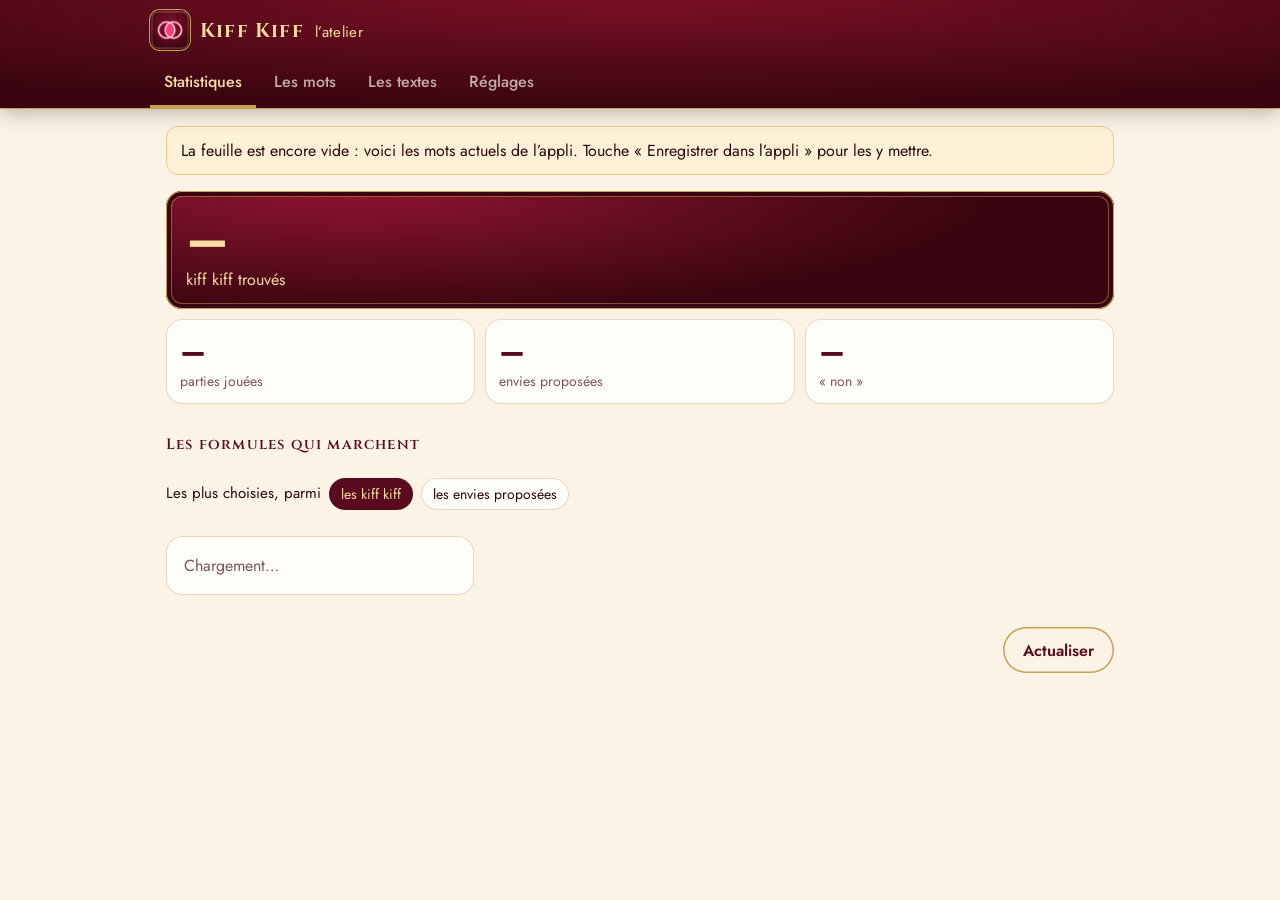
<file: atelier/index.html>
<!doctype html>
<html lang="fr">
<head>
<meta charset="utf-8">
<meta name="viewport" content="width=device-width, initial-scale=1, viewport-fit=cover">
<meta name="theme-color" content="#3A0510">
<meta name="robots" content="noindex">
<title>Kiff Kiff · l’atelier</title>
<link rel="icon" href="../icons/favicon.svg" type="image/svg+xml">
<link rel="preconnect" href="https://fonts.googleapis.com">
<link rel="preconnect" href="https://fonts.gstatic.com" crossorigin>
<link rel="stylesheet" href="https://fonts.googleapis.com/css2?family=Cinzel:wght@500..800&family=Jost:wght@300..700&family=Baskervville:ital,wght@0,400..700;1,400..700&display=swap">
<link rel="stylesheet" href="atelier.css?v=12">
</head>
<body>
<svg width="0" height="0" style="position:absolute" aria-hidden="true" focusable="false">
  <symbol id="chili" viewBox="0 0 24 24">
    <path d="M15.2 7.4c2.9.5 4.3 3.4 3.4 6.4-1.5 5.1-7.4 8.6-13.8 7.9 4-2.1 6.6-4.9 7.5-8.9.6-2.8 1-5.8 2.9-5.4z" fill="currentColor"/>
    <path d="M13.6 8.1c1.3-1.2 3.4-1.3 4.8-.1" fill="none" stroke="currentColor" stroke-width="2" stroke-linecap="round"/>
    <path d="M16 7.5c0-1.9.9-3.3 2.8-4" fill="none" stroke="currentColor" stroke-width="2" stroke-linecap="round"/>
  </symbol>
</svg>

<header class="top">
  <a class="brand" href="../"><img src="../icons/icon-192.png" alt="" width="40" height="40"><span><b>Kiff Kiff</b> l’atelier</span></a>
  <nav class="tabs" role="tablist" aria-label="Sections">
    <button role="tab" id="tab-stats" aria-controls="panel-stats" aria-selected="true">Statistiques</button>
    <button role="tab" id="tab-mots" aria-controls="panel-mots" aria-selected="false">Les mots</button>
    <button role="tab" id="tab-textes" aria-controls="panel-textes" aria-selected="false">Les textes</button>
    <button role="tab" id="tab-reglages" aria-controls="panel-reglages" aria-selected="false">Réglages</button>
  </nav>
</header>

<main>
  <p class="banner" id="banner" hidden></p>

  <!-- Statistiques -->
  <section class="panel" id="panel-stats" role="tabpanel" aria-labelledby="tab-stats">
    <div class="counters" id="counters">
      <div class="counter counter--main"><span class="n" id="c-kiff">–</span><span class="l">kiff kiff trouvés</span></div>
      <div class="counter"><span class="n" id="c-partie">–</span><span class="l">parties jouées</span></div>
      <div class="counter"><span class="n" id="c-envie">–</span><span class="l">envies proposées</span></div>
      <div class="counter"><span class="n" id="c-passe">–</span><span class="l">« non »</span></div>
    </div>
    <p class="note" id="rate"></p>
    <div id="dash"></div>
    <h2 class="sec">Les formules qui marchent</h2>
    <div class="by" role="group" aria-label="Classer selon">
      <span>Les plus choisies, parmi</span>
      <button class="chip" data-by="kiffs" aria-pressed="true">les kiff kiff</button>
      <button class="chip" data-by="envies" aria-pressed="false">les envies proposées</button>
    </div>
    <div class="tops" id="tops"></div>
    <div class="row-end"><span class="note" id="stats-time"></span><button class="btn btn--line" id="refresh" type="button">Actualiser</button></div>
  </section>

  <!-- Les mots -->
  <section class="panel" id="panel-mots" role="tabpanel" aria-labelledby="tab-mots" hidden>
    <div class="wheels" role="tablist" aria-label="Roue">
      <button role="tab" data-roue="action" aria-selected="true">Actions <span class="count" data-count="action"></span><span class="long-n" data-long="action" hidden title="Trop longs"></span></button>
      <button role="tab" data-roue="endroit" aria-selected="false">Endroits <span class="count" data-count="endroit"></span><span class="long-n" data-long="endroit" hidden title="Trop longs"></span></button>
      <button role="tab" data-roue="maniere" aria-selected="false">Manières <span class="count" data-count="maniere"></span><span class="long-n" data-long="maniere" hidden title="Trop longs"></span></button>
    </div>
    <p class="note" id="words-help"></p>
    <div class="counts" id="counts"></div>
    <button class="chip chip--long" type="button" id="only-long" aria-pressed="false" hidden></button>
    <details class="sugg sugg--fix" id="fix" hidden open></details>
    <details class="sugg" id="sugg" hidden open></details>
    <div id="groups"></div>
    <div class="savebar" id="savebar">
      <span id="dirty">Aucune modification</span>
      <button class="btn" id="save" type="button" disabled>Enregistrer dans l’appli</button>
    </div>
  </section>

  <!-- Les textes de l’appli -->
  <section class="panel" id="panel-textes" role="tabpanel" aria-labelledby="tab-textes" hidden>
    <p class="note">Chaque texte de l’appli, écran par écran ; l’image montre où il s’affiche. Les mots entre accolades, comme {prénom}, sont remplacés par le jeu : garde-les. **mot** met en gras là où c’est possible.</p>
    <div class="tx-tools">
      <input type="search" id="tx-q" placeholder="Chercher un texte" autocomplete="off" aria-label="Chercher un texte">
      <button class="chip" type="button" id="tx-only" aria-pressed="false">Changés</button>
    </div>
    <div id="tx-groups"></div>
    <div class="savebar" id="tx-savebar">
      <span id="tx-dirty">Aucune modification</span>
      <button class="btn" id="tx-save" type="button" disabled>Enregistrer les textes</button>
    </div>
  </section>

  <!-- Réglages -->
  <section class="panel" id="panel-reglages" role="tabpanel" aria-labelledby="tab-reglages" hidden>
    <div class="card">
      <h2>Ce téléphone</h2>
      <label class="self-row"><input type="checkbox" id="sans-compte"> <span>Ne pas compter mes parties dans les statistiques</span></label>
      <p class="note" id="sans-compte-note">Vaut pour le jeu ouvert dans ce même navigateur (sur Android, l’appli installée aussi). Ouvrir <code>kiff-kiff.fr/?compte=non</code> fait pareil, <code>?compte=oui</code> annule. Sur iPhone, l’appli installée sur l’écran d’accueil garde ses propres réglages.</p>
    </div>
    <div class="card">
      <h2>Connexion</h2>
      <label for="api">Adresse de l’application Web Google</label>
      <input id="api" type="url" placeholder="https://script.google.com/macros/s/…/exec" autocomplete="off" spellcheck="false">
      <label for="pwd">Mot de passe de l’atelier</label>
      <input id="pwd" type="password" autocomplete="current-password" placeholder="celui des propriétés du script">
      <div class="row-end"><span class="note" id="conn"></span><button class="btn" id="test" type="button">Vérifier</button></div>
      <p class="note">Ces deux réglages restent dans ce navigateur. L’adresse doit aussi être mise dans <code>config.js</code> pour que les téléphones envoient leurs comptes.</p>
    </div>
    <div class="card">
      <h2>Mise en place, une seule fois</h2>
      <ol class="steps">
        <li>Sur un <b>ordinateur</b>, va sur <a href="https://script.google.com/home/projects/create" target="_blank" rel="noopener">script.google.com</a> › <b>Nouveau projet</b>, connecté à ton compte Google. Nomme-le « Kiff Kiff ».</li>
        <li>Efface le code présent et colle celui-ci : <button class="btn btn--small" id="copy-code" type="button">Copier le code</button></li>
        <li><b>Enregistrer</b> (icône disquette). Puis roue dentée <b>Paramètres du projet</b> › <b>Propriétés du script</b> › <b>Ajouter une propriété</b> : nom <code>motdepasse</code>, valeur : ton mot de passe › <b>Enregistrer</b>. Il reste là, jamais dans le code.</li>
        <li>Dans la liste des fonctions en haut, choisis <b>preparer</b>, puis <b>Exécuter</b>. Google demande l’autorisation : <i>Examiner les autorisations › ton compte › Paramètres avancés › Accéder à Kiff Kiff (non sécurisé) › Autoriser</i>. La feuille « Kiff Kiff — données » apparaît dans ton Drive.</li>
        <li><b>Déployer › Nouveau déploiement</b>, roue dentée › <b>Application Web</b>. Exécuter en tant que : <b>moi</b>. Qui a accès : <b>Tout le monde</b>. Puis <b>Déployer</b>.</li>
        <li>Copie l’adresse de l’application Web (elle finit par <code>/exec</code>), colle-la ci-dessus avec ton mot de passe, puis <b>Vérifier</b>.</li>
        <li>Va dans <b>Les mots</b> et touche <b>Enregistrer dans l’appli</b> : la feuille reçoit la liste actuelle.</li>
      </ol>
      <p class="note">Les téléphones envoient des comptes anonymes, sans prénom, sans texte écrit à la main et sans identifiant : ouverture du jeu, partie lancée (un ou deux téléphones, piments choisis), envie proposée, « Oui, mais… », kiff kiff (et le temps pour le premier), « on passe », invitation créée ou rejointe, montée de piment acceptée ou non, partages, clics café, installation ; pour une envie, le mot de chaque roue. Pour les parties à deux téléphones, la feuille garde aussi la dernière étape de chaque partie, chiffrée par les téléphones : illisible dans la feuille, même pour toi.</p>
    </div>
    <div class="card">
      <h2>Mettre à jour le script</h2>
      <p class="note">Quand le code du script change (par exemple pour les parties à distance), sans changer d’adresse :</p>
      <ol class="steps">
        <li>Sur <a href="https://script.google.com/home" target="_blank" rel="noopener">script.google.com</a>, ouvre le projet « Kiff Kiff ».</li>
        <li>Efface tout le code et colle le nouveau (bouton <b>Copier le code</b> ci-dessus).</li>
        <li><b>Enregistrer</b> (icône disquette). Le mot de passe ne bouge pas : il est dans les propriétés du script.</li>
        <li><b>Déployer › Gérer les déploiements</b>, crayon (Modifier), <b>Version : Nouvelle version</b>, puis <b>Déployer</b>. L’adresse reste la même.</li>
      </ol>
    </div>
  </section>
</main>

<script src="../data.js?v=64"></script>
<script src="../textes.js?v=55"></script>
<script src="../config.js?v=63"></script>
<script src="suggestions.js?v=3"></script>
<script src="corrections.js?v=1"></script>
<script src="ecrans.js?v=2"></script>
<script src="atelier.js?v=25"></script>
</body>
</html>
</file>
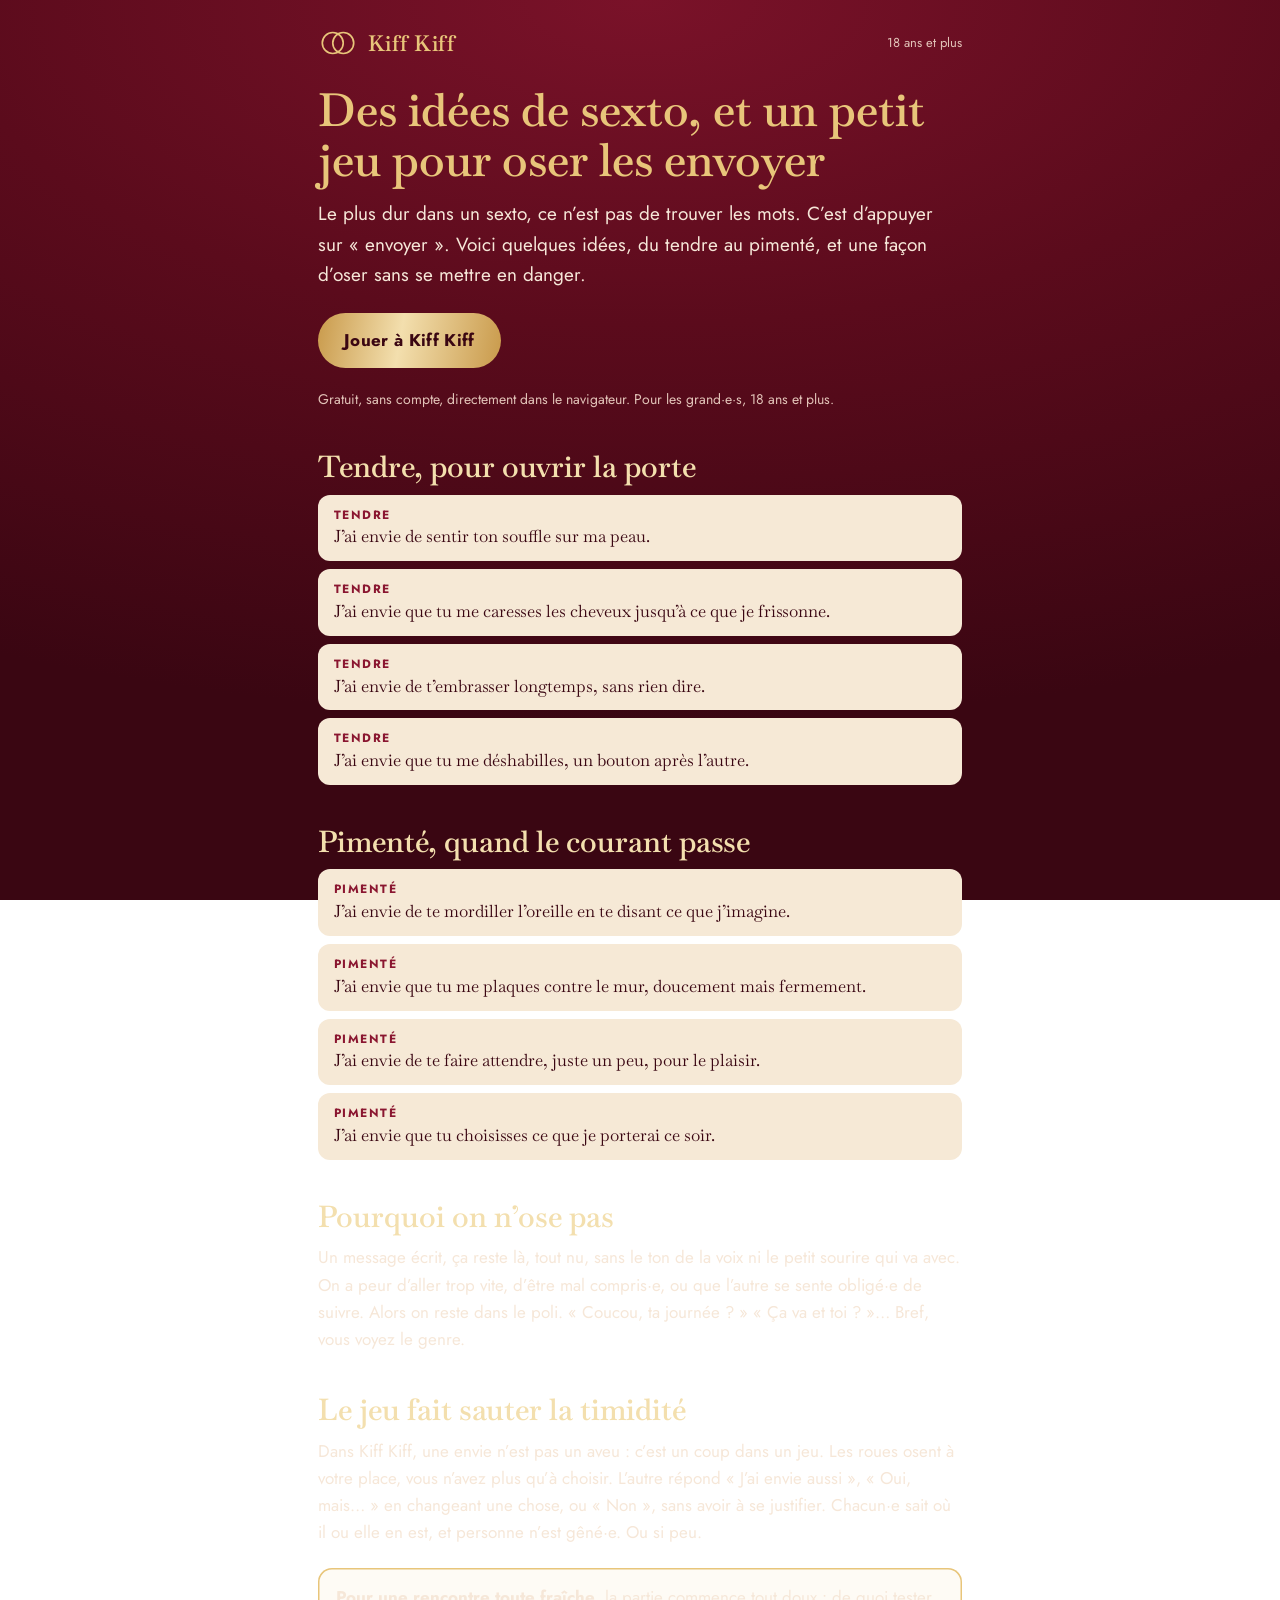
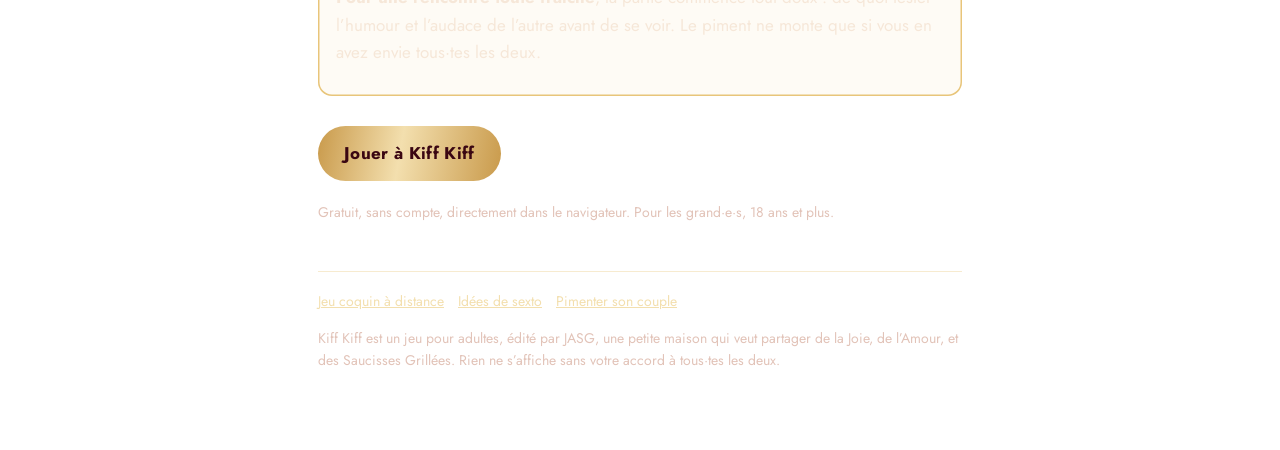
<file: idees-de-sexto/index.html>
<!doctype html>
<html lang="fr">
<head>
<meta charset="utf-8">
<meta name="viewport" content="width=device-width, initial-scale=1">
<title>Idées de sexto : oser dire ses envies, sans malaise · Kiff Kiff</title>
<meta name="description" content="Des idées de sexto, du tendre au pimenté, et un petit jeu pour oser les envoyer : Kiff Kiff, où l’autre répond oui, oui mais, ou non. Pour adultes.">
<link rel="canonical" href="https://kiff-kiff.fr/idees-de-sexto/">
<meta property="og:title" content="Idées de sexto : oser dire ses envies, sans malaise · Kiff Kiff">
<meta property="og:description" content="Des idées de sexto, du tendre au pimenté, et un petit jeu pour oser les envoyer : Kiff Kiff, où l’autre répond oui, oui mais, ou non. Pour adultes.">
<meta property="og:url" content="https://kiff-kiff.fr/idees-de-sexto/">
<meta property="og:image" content="https://kiff-kiff.fr/icons/icon-512.png">
<meta name="rating" content="adult">
<link rel="icon" href="../icons/favicon.svg" type="image/svg+xml">
<link rel="preconnect" href="https://fonts.googleapis.com">
<link rel="preconnect" href="https://fonts.gstatic.com" crossorigin>
<link rel="stylesheet" href="https://fonts.googleapis.com/css2?family=Baskervville:wght@400..700&family=Jost:wght@300..700&display=swap">
<link rel="stylesheet" href="../pages.css?v=1">
</head>
<body>
<main class="page">
<header class="haut"><a class="marque" href="https://kiff-kiff.fr/?de=sexto"><svg viewBox="0 0 168 124" aria-hidden="true"><circle cx="62" cy="62" r="44" fill="none" stroke="currentColor" stroke-width="7"/><circle cx="106" cy="62" r="44" fill="none" stroke="currentColor" stroke-width="7"/></svg>Kiff Kiff</a><span class="age">18 ans et plus</span></header>
<h1>Des idées de sexto, et un petit jeu pour oser les envoyer</h1>
<p class="chapo">Le plus dur dans un sexto, ce n’est pas de trouver les mots. C’est d’appuyer sur « envoyer ». Voici quelques idées, du tendre au pimenté, et une façon d’oser sans se mettre en danger.</p>
<p><a class="cta" href="https://kiff-kiff.fr/?de=sexto">Jouer à Kiff Kiff</a></p><p class="cta-note">Gratuit, sans compte, directement dans le navigateur. Pour les grand·e·s, 18 ans et plus.</p>
<h2>Tendre, pour ouvrir la porte</h2>
<ul class="envies">
<li><b>Tendre</b>J’ai envie de sentir ton souffle sur ma peau.</li>
<li><b>Tendre</b>J’ai envie que tu me caresses les cheveux jusqu’à ce que je frissonne.</li>
<li><b>Tendre</b>J’ai envie de t’embrasser longtemps, sans rien dire.</li>
<li><b>Tendre</b>J’ai envie que tu me déshabilles, un bouton après l’autre.</li>
</ul>
<h2>Pimenté, quand le courant passe</h2>
<ul class="envies">
<li><b>Pimenté</b>J’ai envie de te mordiller l’oreille en te disant ce que j’imagine.</li>
<li><b>Pimenté</b>J’ai envie que tu me plaques contre le mur, doucement mais fermement.</li>
<li><b>Pimenté</b>J’ai envie de te faire attendre, juste un peu, pour le plaisir.</li>
<li><b>Pimenté</b>J’ai envie que tu choisisses ce que je porterai ce soir.</li>
</ul>
<h2>Pourquoi on n’ose pas</h2>
<p>Un message écrit, ça reste là, tout nu, sans le ton de la voix ni le petit sourire qui va avec. On a peur d’aller trop vite, d’être mal compris·e, ou que l’autre se sente obligé·e de suivre. Alors on reste dans le poli. « Coucou, ta journée ? » « Ça va et toi ? »… Bref, vous voyez le genre.</p>
<h2>Le jeu fait sauter la timidité</h2>
<p>Dans Kiff Kiff, une envie n’est pas un aveu : c’est un coup dans un jeu. Les roues osent à votre place, vous n’avez plus qu’à choisir. L’autre répond « J’ai envie aussi », « Oui, mais… » en changeant une chose, ou « Non », sans avoir à se justifier. Chacun·e sait où il ou elle en est, et personne n’est gêné·e. Ou si peu.</p>
<div class="encart"><p><b>Pour une rencontre toute fraîche</b>, la partie commence tout doux : de quoi tester l’humour et l’audace de l’autre avant de se voir. Le piment ne monte que si vous en avez envie tous·tes les deux.</p></div>
<p><a class="cta" href="https://kiff-kiff.fr/?de=sexto">Jouer à Kiff Kiff</a></p><p class="cta-note">Gratuit, sans compte, directement dans le navigateur. Pour les grand·e·s, 18 ans et plus.</p>
<footer class="bas">
<p><a href="../jeu-coquin-a-distance/">Jeu coquin à distance</a><a href="../idees-de-sexto/">Idées de sexto</a><a href="../pimenter-son-couple/">Pimenter son couple</a></p>
<p>Kiff Kiff est un jeu pour adultes, édité par JASG, une petite maison qui veut partager de la Joie, de l’Amour, et des Saucisses Grillées. Rien ne s’affiche sans votre accord à tous·tes les deux.</p>
</footer>
</main>
</body>
</html>
</file>
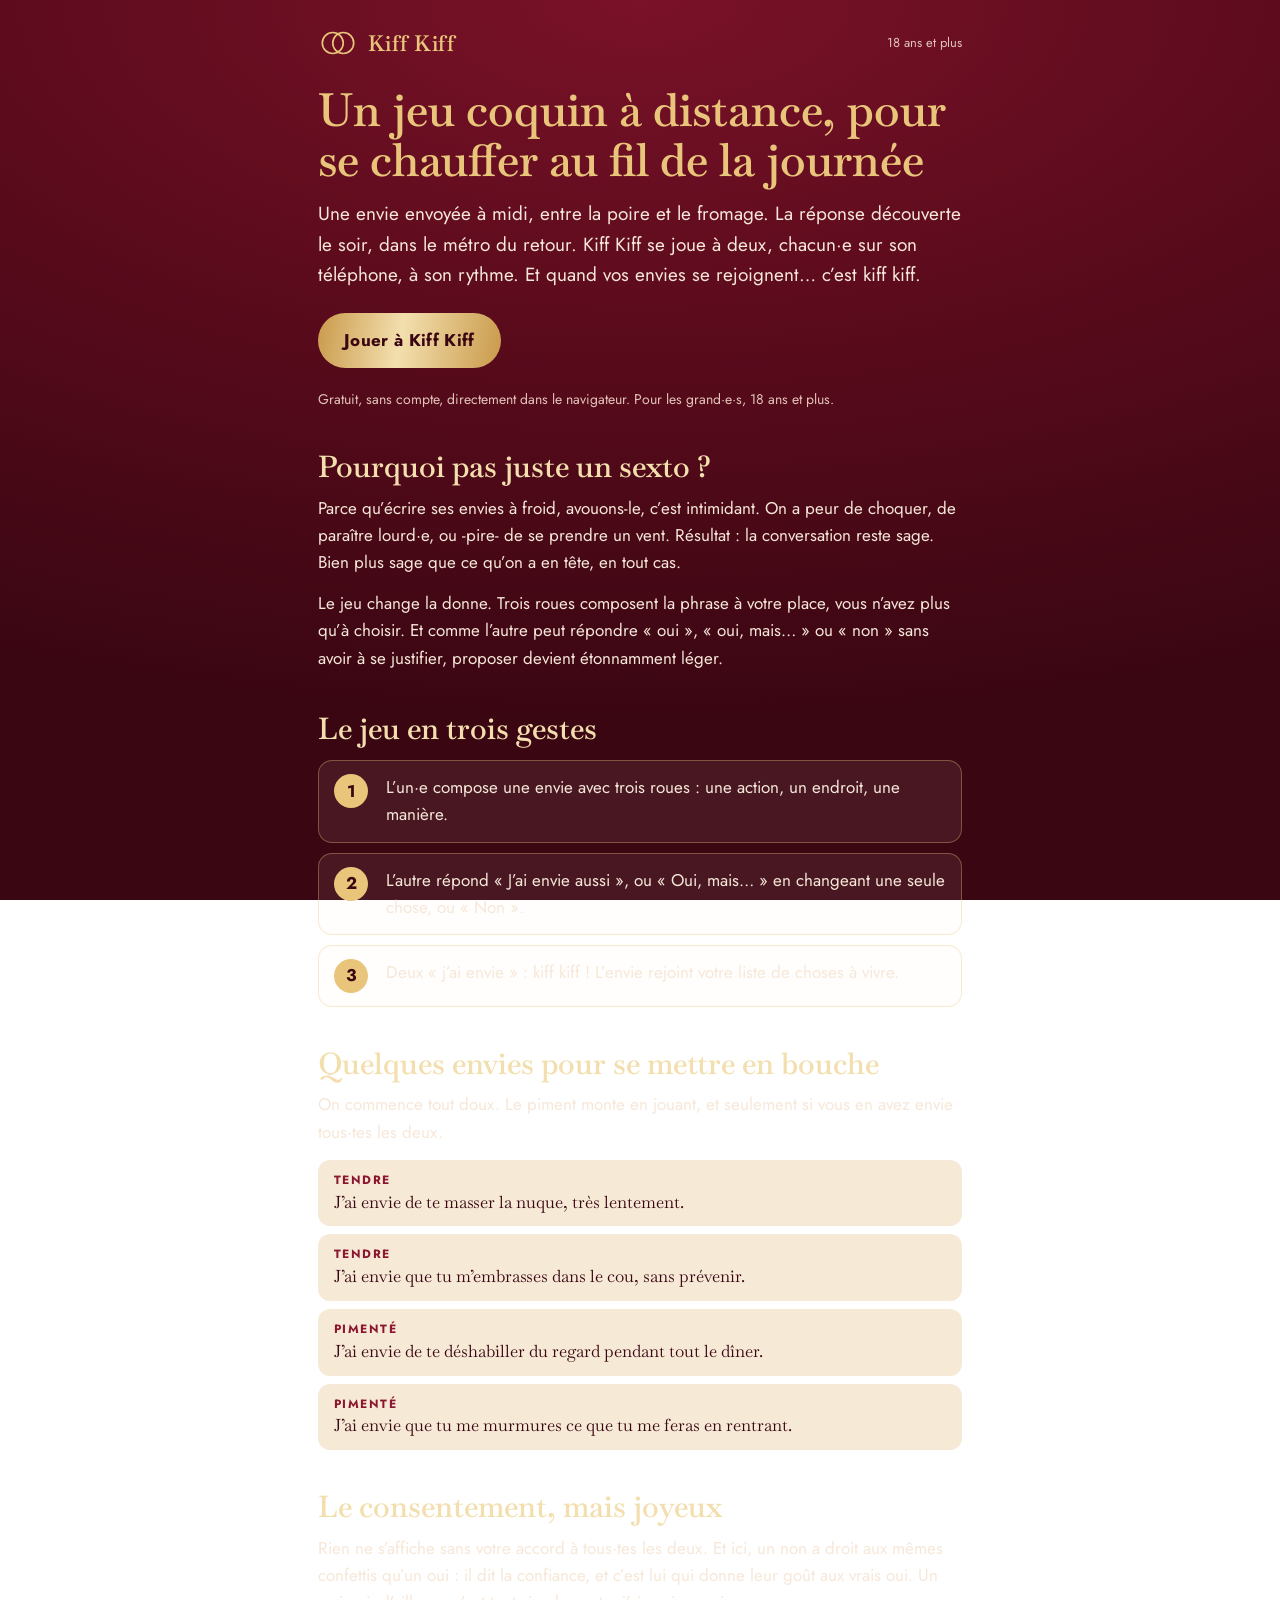
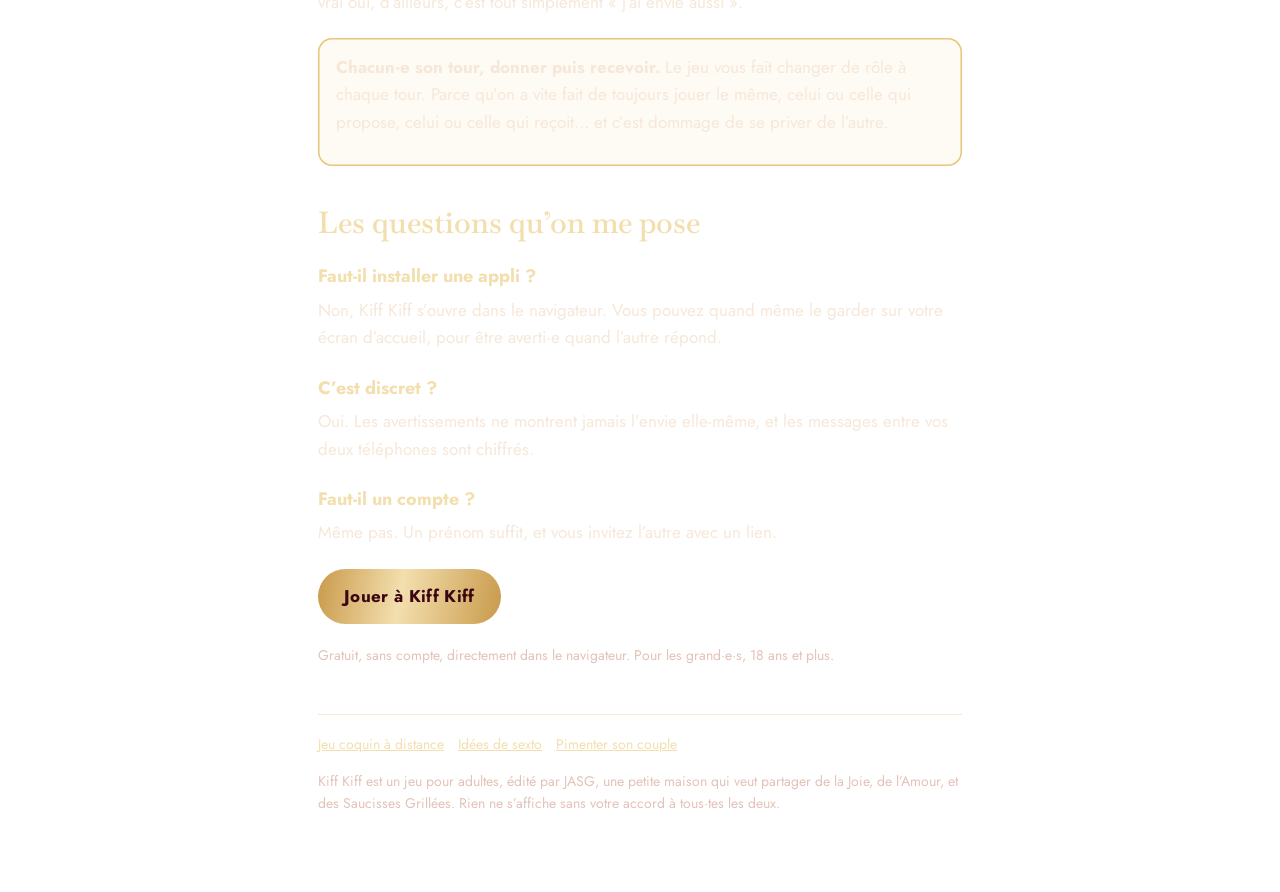
<file: jeu-coquin-a-distance/index.html>
<!doctype html>
<html lang="fr">
<head>
<meta charset="utf-8">
<meta name="viewport" content="width=device-width, initial-scale=1">
<title>Jeu coquin à distance : se chauffer chacun·e sur son téléphone · Kiff Kiff</title>
<meta name="description" content="Un jeu coquin à deux, chacun·e sur son téléphone : on se propose des envies au fil de la journée, l’autre répond oui, oui mais, ou non. Gratuit, sans compte, pour adultes.">
<link rel="canonical" href="https://kiff-kiff.fr/jeu-coquin-a-distance/">
<meta property="og:title" content="Jeu coquin à distance : se chauffer chacun·e sur son téléphone · Kiff Kiff">
<meta property="og:description" content="Un jeu coquin à deux, chacun·e sur son téléphone : on se propose des envies au fil de la journée, l’autre répond oui, oui mais, ou non. Gratuit, sans compte, pour adultes.">
<meta property="og:url" content="https://kiff-kiff.fr/jeu-coquin-a-distance/">
<meta property="og:image" content="https://kiff-kiff.fr/icons/icon-512.png">
<meta name="rating" content="adult">
<link rel="icon" href="../icons/favicon.svg" type="image/svg+xml">
<link rel="preconnect" href="https://fonts.googleapis.com">
<link rel="preconnect" href="https://fonts.gstatic.com" crossorigin>
<link rel="stylesheet" href="https://fonts.googleapis.com/css2?family=Baskervville:wght@400..700&family=Jost:wght@300..700&display=swap">
<link rel="stylesheet" href="../pages.css?v=1">
</head>
<body>
<main class="page">
<header class="haut"><a class="marque" href="https://kiff-kiff.fr/?de=distance"><svg viewBox="0 0 168 124" aria-hidden="true"><circle cx="62" cy="62" r="44" fill="none" stroke="currentColor" stroke-width="7"/><circle cx="106" cy="62" r="44" fill="none" stroke="currentColor" stroke-width="7"/></svg>Kiff Kiff</a><span class="age">18 ans et plus</span></header>
<h1>Un jeu coquin à distance, pour se chauffer au fil de la journée</h1>
<p class="chapo">Une envie envoyée à midi, entre la poire et le fromage. La réponse découverte le soir, dans le métro du retour. Kiff Kiff se joue à deux, chacun·e sur son téléphone, à son rythme. Et quand vos envies se rejoignent… c’est kiff kiff.</p>
<p><a class="cta" href="https://kiff-kiff.fr/?de=distance">Jouer à Kiff Kiff</a></p><p class="cta-note">Gratuit, sans compte, directement dans le navigateur. Pour les grand·e·s, 18 ans et plus.</p>
<h2>Pourquoi pas juste un sexto ?</h2>
<p>Parce qu’écrire ses envies à froid, avouons-le, c’est intimidant. On a peur de choquer, de paraître lourd·e, ou -pire- de se prendre un vent. Résultat : la conversation reste sage. Bien plus sage que ce qu’on a en tête, en tout cas.</p>
<p>Le jeu change la donne. Trois roues composent la phrase à votre place, vous n’avez plus qu’à choisir. Et comme l’autre peut répondre « oui », « oui, mais… » ou « non » sans avoir à se justifier, proposer devient étonnamment léger.</p>
<h2>Le jeu en trois gestes</h2>
<ol class="gestes">
<li><span>L’un·e compose une envie avec trois roues : une action, un endroit, une manière.</span></li>
<li><span>L’autre répond « J’ai envie aussi », ou « Oui, mais… » en changeant une seule chose, ou « Non ».</span></li>
<li><span>Deux « j’ai envie » : kiff kiff ! L’envie rejoint votre liste de choses à vivre.</span></li>
</ol>
<h2>Quelques envies pour se mettre en bouche</h2>
<p>On commence tout doux. Le piment monte en jouant, et seulement si vous en avez envie tous·tes les deux.</p>
<ul class="envies">
<li><b>Tendre</b>J’ai envie de te masser la nuque, très lentement.</li>
<li><b>Tendre</b>J’ai envie que tu m’embrasses dans le cou, sans prévenir.</li>
<li><b>Pimenté</b>J’ai envie de te déshabiller du regard pendant tout le dîner.</li>
<li><b>Pimenté</b>J’ai envie que tu me murmures ce que tu me feras en rentrant.</li>
</ul>
<h2>Le consentement, mais joyeux</h2>
<p>Rien ne s’affiche sans votre accord à tous·tes les deux. Et ici, un non a droit aux mêmes confettis qu’un oui : il dit la confiance, et c’est lui qui donne leur goût aux vrais oui. Un vrai oui, d’ailleurs, c’est tout simplement « j’ai envie aussi ».</p>
<div class="encart"><p><b>Chacun·e son tour, donner puis recevoir.</b> Le jeu vous fait changer de rôle à chaque tour. Parce qu’on a vite fait de toujours jouer le même, celui ou celle qui propose, celui ou celle qui reçoit… et c’est dommage de se priver de l’autre.</p></div>
<h2>Les questions qu’on me pose</h2>
<div class="faq">
<h3>Faut-il installer une appli ?</h3><p>Non, Kiff Kiff s’ouvre dans le navigateur. Vous pouvez quand même le garder sur votre écran d’accueil, pour être averti·e quand l’autre répond.</p>
<h3>C’est discret ?</h3><p>Oui. Les avertissements ne montrent jamais l’envie elle-même, et les messages entre vos deux téléphones sont chiffrés.</p>
<h3>Faut-il un compte ?</h3><p>Même pas. Un prénom suffit, et vous invitez l’autre avec un lien.</p>
</div>
<p><a class="cta" href="https://kiff-kiff.fr/?de=distance">Jouer à Kiff Kiff</a></p><p class="cta-note">Gratuit, sans compte, directement dans le navigateur. Pour les grand·e·s, 18 ans et plus.</p>
<footer class="bas">
<p><a href="../jeu-coquin-a-distance/">Jeu coquin à distance</a><a href="../idees-de-sexto/">Idées de sexto</a><a href="../pimenter-son-couple/">Pimenter son couple</a></p>
<p>Kiff Kiff est un jeu pour adultes, édité par JASG, une petite maison qui veut partager de la Joie, de l’Amour, et des Saucisses Grillées. Rien ne s’affiche sans votre accord à tous·tes les deux.</p>
</footer>
</main>
</body>
</html>
</file>
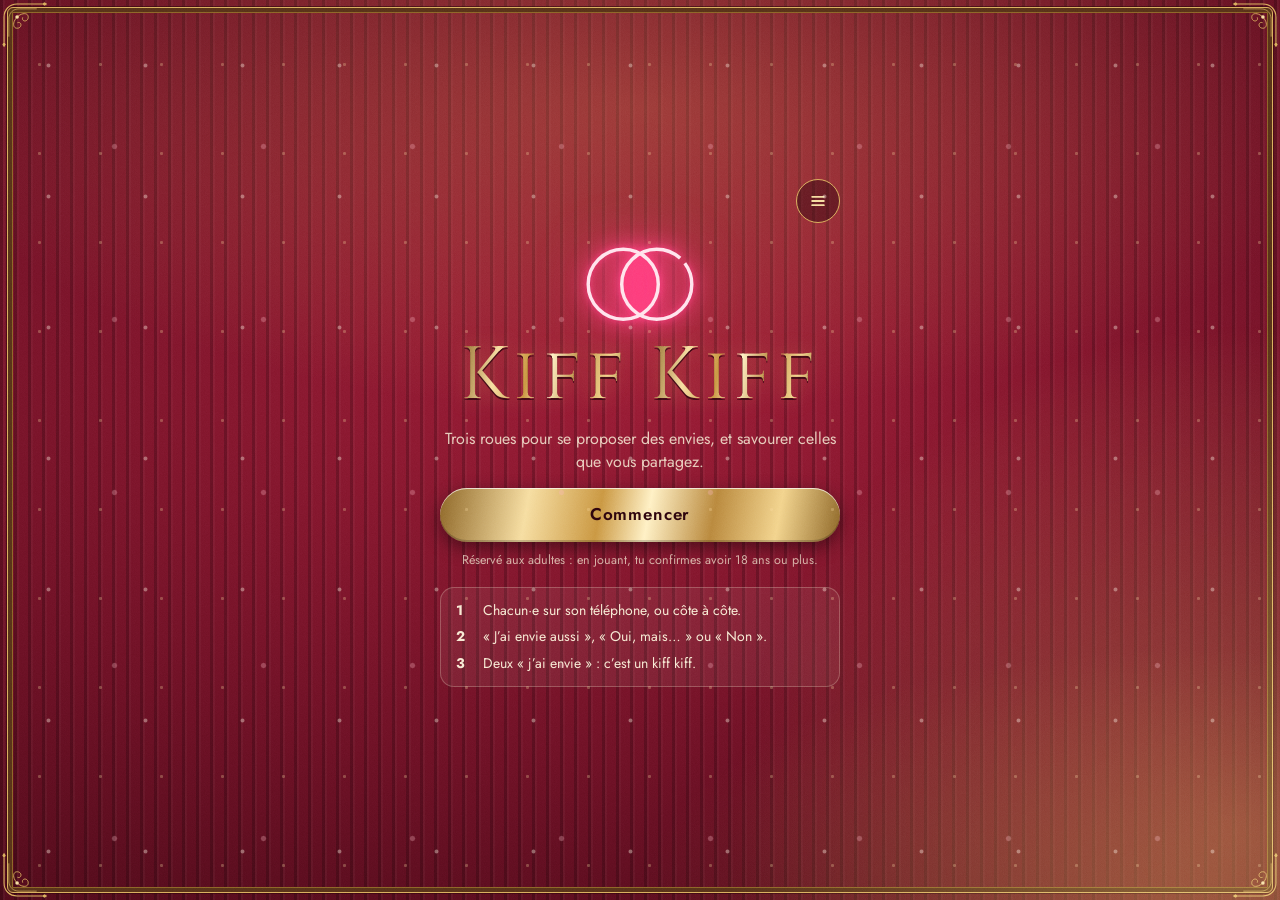
<file: piment/index.html>
<!doctype html>
<html lang="fr">
<head>
<meta charset="utf-8">
<meta name="viewport" content="width=device-width, initial-scale=1">
<title>Kiff Kiff</title>
<script>location.replace('../' + location.search + location.hash);</script>
<meta http-equiv="refresh" content="0; url=../">
</head>
<body><p><a href="../">Kiff Kiff a déménagé : ouvrir le jeu</a></p></body>
</html>
</file>
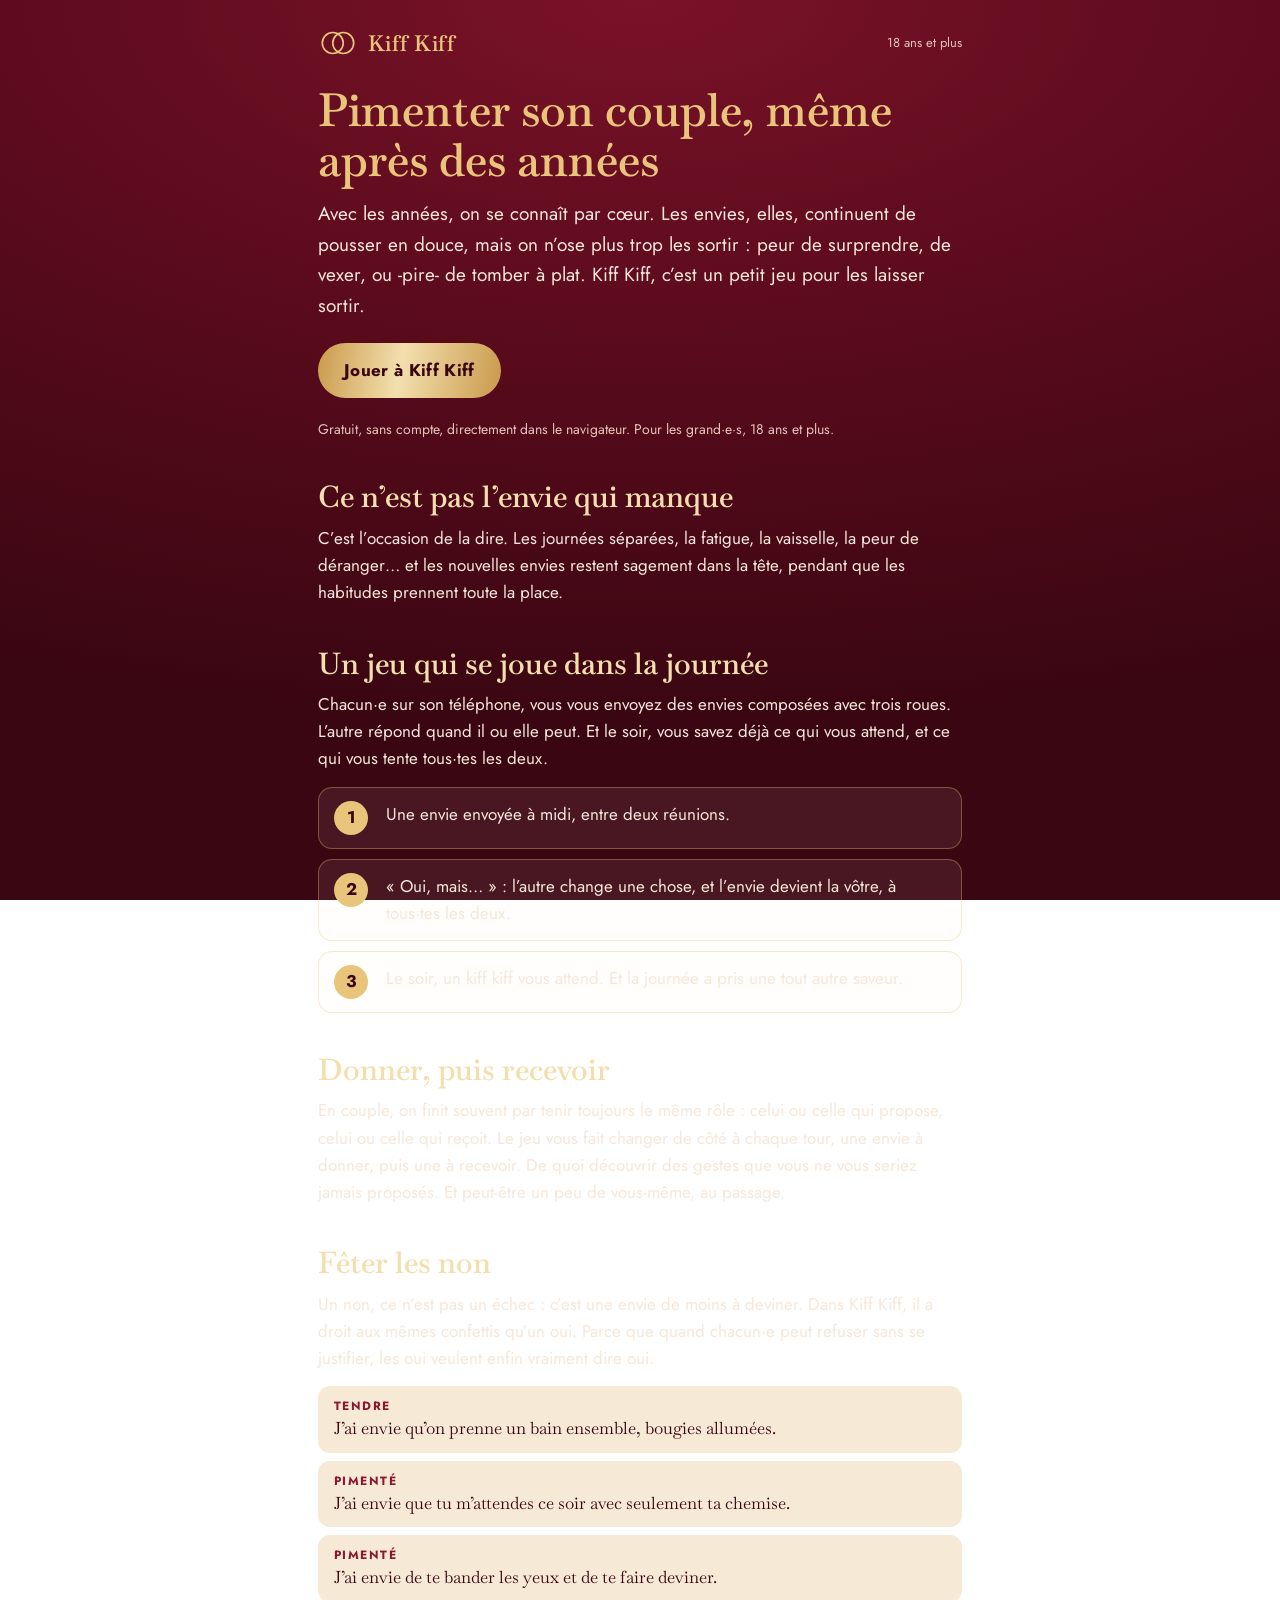
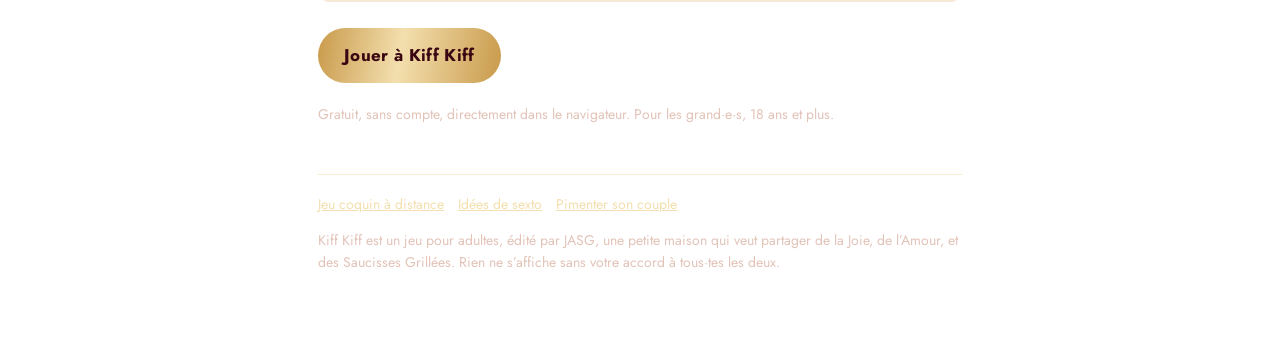
<file: pimenter-son-couple/index.html>
<!doctype html>
<html lang="fr">
<head>
<meta charset="utf-8">
<meta name="viewport" content="width=device-width, initial-scale=1">
<title>Pimenter son couple : dire ses envies, même après des années · Kiff Kiff</title>
<meta name="description" content="Pimenter son couple sans se prendre la tête : un petit jeu à deux pour se proposer des envies dans la journée, oser dire les nouvelles, et fêter les non. Pour adultes.">
<link rel="canonical" href="https://kiff-kiff.fr/pimenter-son-couple/">
<meta property="og:title" content="Pimenter son couple : dire ses envies, même après des années · Kiff Kiff">
<meta property="og:description" content="Pimenter son couple sans se prendre la tête : un petit jeu à deux pour se proposer des envies dans la journée, oser dire les nouvelles, et fêter les non. Pour adultes.">
<meta property="og:url" content="https://kiff-kiff.fr/pimenter-son-couple/">
<meta property="og:image" content="https://kiff-kiff.fr/icons/icon-512.png">
<meta name="rating" content="adult">
<link rel="icon" href="../icons/favicon.svg" type="image/svg+xml">
<link rel="preconnect" href="https://fonts.googleapis.com">
<link rel="preconnect" href="https://fonts.gstatic.com" crossorigin>
<link rel="stylesheet" href="https://fonts.googleapis.com/css2?family=Baskervville:wght@400..700&family=Jost:wght@300..700&display=swap">
<link rel="stylesheet" href="../pages.css?v=1">
</head>
<body>
<main class="page">
<header class="haut"><a class="marque" href="https://kiff-kiff.fr/?de=couple"><svg viewBox="0 0 168 124" aria-hidden="true"><circle cx="62" cy="62" r="44" fill="none" stroke="currentColor" stroke-width="7"/><circle cx="106" cy="62" r="44" fill="none" stroke="currentColor" stroke-width="7"/></svg>Kiff Kiff</a><span class="age">18 ans et plus</span></header>
<h1>Pimenter son couple, même après des années</h1>
<p class="chapo">Avec les années, on se connaît par cœur. Les envies, elles, continuent de pousser en douce, mais on n’ose plus trop les sortir : peur de surprendre, de vexer, ou -pire- de tomber à plat. Kiff Kiff, c’est un petit jeu pour les laisser sortir.</p>
<p><a class="cta" href="https://kiff-kiff.fr/?de=couple">Jouer à Kiff Kiff</a></p><p class="cta-note">Gratuit, sans compte, directement dans le navigateur. Pour les grand·e·s, 18 ans et plus.</p>
<h2>Ce n’est pas l’envie qui manque</h2>
<p>C’est l’occasion de la dire. Les journées séparées, la fatigue, la vaisselle, la peur de déranger… et les nouvelles envies restent sagement dans la tête, pendant que les habitudes prennent toute la place.</p>
<h2>Un jeu qui se joue dans la journée</h2>
<p>Chacun·e sur son téléphone, vous vous envoyez des envies composées avec trois roues. L’autre répond quand il ou elle peut. Et le soir, vous savez déjà ce qui vous attend, et ce qui vous tente tous·tes les deux.</p>
<ol class="gestes">
<li><span>Une envie envoyée à midi, entre deux réunions.</span></li>
<li><span>« Oui, mais… » : l’autre change une chose, et l’envie devient la vôtre, à tous·tes les deux.</span></li>
<li><span>Le soir, un kiff kiff vous attend. Et la journée a pris une tout autre saveur.</span></li>
</ol>
<h2>Donner, puis recevoir</h2>
<p>En couple, on finit souvent par tenir toujours le même rôle : celui ou celle qui propose, celui ou celle qui reçoit. Le jeu vous fait changer de côté à chaque tour, une envie à donner, puis une à recevoir. De quoi découvrir des gestes que vous ne vous seriez jamais proposés. Et peut-être un peu de vous-même, au passage.</p>
<h2>Fêter les non</h2>
<p>Un non, ce n’est pas un échec : c’est une envie de moins à deviner. Dans Kiff Kiff, il a droit aux mêmes confettis qu’un oui. Parce que quand chacun·e peut refuser sans se justifier, les oui veulent enfin vraiment dire oui.</p>
<ul class="envies">
<li><b>Tendre</b>J’ai envie qu’on prenne un bain ensemble, bougies allumées.</li>
<li><b>Pimenté</b>J’ai envie que tu m’attendes ce soir avec seulement ta chemise.</li>
<li><b>Pimenté</b>J’ai envie de te bander les yeux et de te faire deviner.</li>
</ul>
<p><a class="cta" href="https://kiff-kiff.fr/?de=couple">Jouer à Kiff Kiff</a></p><p class="cta-note">Gratuit, sans compte, directement dans le navigateur. Pour les grand·e·s, 18 ans et plus.</p>
<footer class="bas">
<p><a href="../jeu-coquin-a-distance/">Jeu coquin à distance</a><a href="../idees-de-sexto/">Idées de sexto</a><a href="../pimenter-son-couple/">Pimenter son couple</a></p>
<p>Kiff Kiff est un jeu pour adultes, édité par JASG, une petite maison qui veut partager de la Joie, de l’Amour, et des Saucisses Grillées. Rien ne s’affiche sans votre accord à tous·tes les deux.</p>
</footer>
</main>
</body>
</html>
</file>
<file: base.css>
/* Kiff Kiff — socle commun à toutes les ambiances.
   Ici seulement la mécanique : mise en page, rouleaux, switches, écrans superposés,
   sélecteur d’ambiance. Couleurs, typos et décor vivent dans skins/<ambiance>.css. */
:root {
  color-scheme: light;
  padding-top: env(safe-area-inset-top, 0px);
  padding-bottom: env(safe-area-inset-bottom, 0px);
}
*, *::before, *::after { box-sizing: border-box; }
/* La hauteur de la fenêtre elle-même, pas 100dvh : dans l’appli installée, certains Android comptent dans 100dvh
   la barre du système, et le bas du jeu (« Proposer ») passait sous le bas de l’écran (28 octobre 2026). */
html { height: 100%; }
[hidden] { display: none !important; }
body {
  height: 100%;
  margin: 0;
  display: flex;
  flex-direction: column;
  font-size: 16px;
  line-height: 1.35;
  -webkit-tap-highlight-color: transparent;
  overscroll-behavior: none;
  overflow: hidden;
  -webkit-user-select: none;
  user-select: none;
}
input { -webkit-user-select: text; user-select: text; }
button { font: inherit; color: inherit; }

/* Décor : rien n’est visible tant qu’une ambiance ne le montre pas */
.grain, .deco > * { display: none; }
.deco { position: fixed; inset: 0; pointer-events: none; z-index: 0; }
.grain { position: fixed; inset: 0; pointer-events: none; z-index: 50; }

/* Lettrage : texte simple par défaut, une ambiance peut le dédoubler */
.ink { position: relative; display: inline-block; }

/* ---------- Mise en page ---------- */
.app {
  position: relative;
  z-index: 1;
  flex: 1;
  min-height: 0;
  width: 100%;
  max-width: 460px;
  margin: 0 auto;
  display: flex;
  flex-direction: column;
  gap: 10px;
  padding-left: max(16px, env(safe-area-inset-left, 0px));
  padding-right: max(16px, env(safe-area-inset-right, 0px));
  padding-block: 10px 14px;
}
.top { display: flex; align-items: center; justify-content: space-between; gap: 10px; }
.logo { margin: 0; font-weight: 400; line-height: 1; white-space: nowrap; }
.top-actions { display: flex; align-items: center; gap: 8px; flex: none; }
/* En-tête du jeu : l’accueil à gauche, le jeu (ou « Avec Lou ») au milieu, les kiff kiff à droite */
header.top { display: grid; grid-template-columns: minmax(44px, 1fr) auto minmax(44px, 1fr); align-items: center; gap: 8px; }
header.top > .logo, header.top > .top-who { grid-column: 2; justify-self: center; text-align: center; min-width: 0; max-width: calc(100vw - 190px); }
header.top > .logo { align-items: center; }
header.top > .logo[hidden], header.top > .top-who[hidden] { display: none; }
header.top > .top-actions { grid-column: 3; justify-self: end; }
header.top > #home { grid-column: 1; justify-self: start; }
.top-who { display: flex; flex-direction: column; align-items: center; line-height: 1.15; }
.top-name { max-width: 100%; overflow: hidden; text-overflow: ellipsis; white-space: nowrap; font-family: var(--f-title, inherit); font-size: 18px; font-weight: 700; letter-spacing: .03em; }
.top-pres { font-size: 12.5px; opacity: .85; }
.top-pres:empty { display: none; }
.top-pres::before { content: ""; display: inline-block; width: 7px; height: 7px; margin: 0 5px 1px 0; border-radius: 50%; background: #4CD38A; vertical-align: middle; }
.top-who.is-off .top-pres::before { background: transparent; box-shadow: inset 0 0 0 1.5px currentColor; }
header.top .kiffs-btn { position: relative; width: auto; min-width: 44px; height: 40px; padding: 0 11px 0 9px; gap: 4px; border-radius: 999px; font-size: 15px; font-weight: 600; }
header.top .kiffs-btn .ic { width: 20px; height: 20px; }
header.top .kiffs-btn .badge--live { position: absolute; top: -7px; right: -7px; margin: 0; }
.press-row > .dir { flex: 1; min-width: 0; }
.press-row > .piment-btn { flex: none; }
.sticker { display: inline-flex; align-items: center; justify-content: center; gap: 6px; cursor: pointer; }
.sticker .cross { display: none; }
.sticker[aria-pressed="true"] .cross { display: inline; }
.sticker[aria-pressed="true"] .wave { display: none; }
.hint { margin: 0; min-height: 2.7em; text-wrap: pretty; }
.hint .undo { border: 0; background: none; padding: 0; cursor: pointer; font: inherit; }

/* ---------- Switches ---------- */
.switch {
  flex: none;
  display: flex;
  align-items: center;
  gap: 14px;
  padding: 2px 0;
  border: 0;
  background: none;
  text-align: left;
  cursor: pointer;
  transition: opacity .3s;
}
.switch:disabled { cursor: default; }
.track { position: relative; flex: none; width: 76px; height: 42px; border-radius: 999px; }
.knob {
  position: absolute;
  top: 3px; left: 3px;
  width: 30px; height: 30px;
  border-radius: 50%;
  display: grid; place-items: center;
  transition: transform .5s cubic-bezier(.3, 1.6, .45, 1);
}
.knob::after {
  content: "";
  width: 14px; height: 13px;
  clip-path: path("M7 13 C3 9.5 0 7.3 0 4 C0 1.7 1.8 0 3.8 0 C5.2 0 6.3.7 7 1.8 C7.7.7 8.8 0 10.2 0 C12.2 0 14 1.7 14 4 C14 7.3 11 9.5 7 13Z");
  transform: scale(0);
  transition: transform .3s .12s cubic-bezier(.3, 1.8, .5, 1);
}
.switch[aria-checked="true"] .knob { transform: translateX(34px); }
.switch[aria-checked="true"] .knob::after { transform: scale(1); }
.sw-text { display: flex; flex-direction: column; gap: 2px; min-width: 0; }
.sw-label { white-space: nowrap; transition: opacity .35s, filter .35s; }
/* Un switch éteint garde son texte, en grisé : on voit ce qu’il dira une fois activé */
.switch[aria-checked="false"] .sw-label { opacity: .4; filter: grayscale(1); }
.switch[aria-checked="false"] .sw-owner { opacity: .75; }
.switch.is-idle .track { opacity: .4; }
.switch.is-waiting .track { opacity: .55; }
/* Le switch qui attend une réponse émet une onde, pour qu’on sache où toucher */
.switch.is-calling .track::after {
  content: "";
  position: absolute;
  inset: -3px;
  border-radius: inherit;
  border: 2.5px solid var(--call-color, currentColor);
  pointer-events: none;
  animation: ping 1.8s cubic-bezier(.2, .7, .3, 1) infinite;
}
@keyframes ping {
  0% { transform: scale(1); opacity: .9; }
  70%, 100% { transform: scale(1.32, 1.6); opacity: 0; }
}
.switch.is-calling[aria-checked="false"] .sw-label { opacity: .55; }

/* ---------- Sélecteur, hasard, rouleaux ---------- */
.press { position: relative; flex: 1; min-height: 0; display: flex; flex-direction: column; gap: 12px; }
.press-row { display: flex; gap: 10px; align-items: center; justify-content: space-between; }
.dir { position: relative; display: flex; align-items: center; min-width: 0; }
.dir button { position: relative; z-index: 0; border: 0; background: none; cursor: pointer; white-space: nowrap; }
.dir.is-locked button { cursor: default; }
.strips { flex: 1; min-height: 0; display: flex; flex-direction: column; }

.reel {
  --item-h: 38px;
  position: relative;
  flex: 1;
  min-height: 66px;
  touch-action: none;
  cursor: grab;
}
.reel:active { cursor: grabbing; }
.reel.is-locked { cursor: not-allowed; }
.reel-strip {
  position: absolute;
  inset: 0;
  z-index: 1;
  overflow: hidden;
  perspective: 520px;
  transform-style: preserve-3d;
}
.reel-item {
  position: absolute;
  left: 0; right: 0; top: 50%;
  height: var(--item-h);
  margin-top: calc(var(--item-h) / -2);
  display: flex; align-items: center; justify-content: center;
  padding: 0 14px;
  white-space: nowrap;
  backface-visibility: hidden;
  will-change: transform, opacity;
}
.reel-item.is-placeholder { font-style: italic; }
/* Ombrage du tambour, en haut et en bas : chaque ambiance le dessine à sa façon */
.reel-shade { position: absolute; inset: 0; z-index: 2; pointer-events: none; }
.stamp {
  position: absolute;
  z-index: 3;
  pointer-events: none;
  transform: rotate(8deg) scale(0);
  transition: transform .35s cubic-bezier(.3, 1.8, .5, 1);
}
.reel.is-changed .stamp { transform: rotate(8deg) scale(1); }
/* Le badge est aussi le bouton « annuler » pendant l’ajustement */
button.stamp { display: inline-flex; align-items: center; justify-content: center; gap: 4px; margin: 0; font: inherit; cursor: default; -webkit-appearance: none; appearance: none; }
.stamp svg { width: 1.05em; height: 1.05em; flex: none; }
body[data-phase="adjust"] .is-changed > .stamp { pointer-events: auto; cursor: pointer; }
body[data-phase="adjust"] .is-changed > .stamp:active { filter: brightness(1.15); }
.stamp:focus-visible { outline: 2px dashed currentColor; outline-offset: 2px; }
/* Pour « que tu me / de te » : le bouton prend la place du dé, absent pendant l’ajustement */
.press-row > .stamp--dir { position: relative; inset: auto; flex: none; display: none; }
.press-row.is-changed > .stamp--dir { display: inline-flex; transform: rotate(8deg) scale(1); }
.reel.is-nope { animation: nope .32s ease; }
/* Prénom manquant : le champ tremble et se souligne */
input.is-missing { animation: nope .32s ease; box-shadow: inset 0 -3px 0 currentColor !important; }
label:has(+ input.is-missing), .name1-box:has(input.is-missing) label { font-weight: 800; opacity: 1; }
@keyframes nope {
  20% { translate: -7px 0; }
  50% { translate: 6px 0; }
  80% { translate: -3px 0; }
}

/* ---------- Boutons ---------- */
.btn {
  position: relative;
  z-index: 0;
  display: inline-flex; align-items: center; justify-content: center;
  min-height: 54px;
  padding: 0 24px;
  border: 0;
  cursor: pointer;
}
.link-btn { border: 0; background: none; padding: 10px; cursor: pointer; text-decoration: underline; text-underline-offset: 4px; }

/* ---------- Écrans superposés ---------- */
.overlay {
  position: fixed;
  inset: 0;
  z-index: 10;
  display: grid;
  grid-template-columns: minmax(0, 1fr);
  justify-items: center;
  align-items: center;
  overflow-x: hidden;
  overflow-y: auto;
  padding-top: max(24px, env(safe-area-inset-top, 0px));
  padding-bottom: max(24px, env(safe-area-inset-bottom, 0px));
  padding-left: max(18px, env(safe-area-inset-left, 0px));
  padding-right: max(18px, env(safe-area-inset-right, 0px));
}
.sheet { width: 100%; max-width: 400px; display: flex; flex-direction: column; align-items: flex-start; gap: 14px; }
.sheet h2 { margin: 0; font-weight: 400; max-width: 100%; overflow-wrap: break-word; }
.sheet p { margin: 0; text-wrap: pretty; }
.stack { display: flex; flex-direction: column; gap: 14px; width: 100%; align-items: stretch; margin-top: 8px; }
.poster-title { width: 100%; display: flex; flex-direction: column; }
.poster-sub, .poster-rules { align-self: stretch; }
.start-form { width: 100%; display: flex; flex-direction: column; gap: 6px; margin-top: 4px; }
.start-form label { margin-top: 8px; }
.start-form input, .sheet--edit input { width: 100%; min-height: 50px; outline: none; }
.start-form .btn { margin-top: 20px; align-self: stretch; }
.overlay--edit { align-items: end; }
.sheet--edit { position: relative; align-items: stretch; gap: 10px; }
.sheet--edit .edit-roue { align-self: center; padding: 6px 10px; font-size: 14px; opacity: .8; }
.sheet--edit .edit-roue[hidden] { display: none; }
.row { display: flex; justify-content: space-between; align-items: center; gap: 12px; }
#confetti { position: absolute; inset: 0; width: 100%; height: 100%; pointer-events: none; z-index: 1; }
.overlay--party .sheet { position: relative; z-index: 2; }

/* ---------- Choix de l’ambiance : un lien discret qui ouvre une feuille ---------- */
.skin-link {
  align-self: center;
  margin-top: 6px;
  padding: 10px 12px;
  border: 0;
  background: none;
  color: inherit;
  font-size: 14px;
  text-decoration: underline;
  text-underline-offset: 4px;
  cursor: pointer;
}
.skin-link span { font-weight: 700; }
.start-links { display: flex; flex-wrap: wrap; justify-content: center; gap: 4px 18px; margin-top: 4px; }
.start-links .skin-link { margin-top: 0; }
.resume-link { align-self: center; margin-top: 2px; font-weight: 700; }
.sheet--skins { gap: 16px; }
.row--end { justify-content: flex-end; }
.skin-list { display: grid; grid-template-columns: repeat(2, minmax(0, 1fr)); gap: 12px; }
.skin-opt { position: relative; display: flex; flex-direction: column; gap: 6px; cursor: pointer; }
.skin-opt input { position: absolute; opacity: 0; width: 1px; height: 1px; }
.skin-swatch {
  display: block;
  aspect-ratio: 4 / 3;
  max-width: 100%;
  border-radius: 12px;
  outline: 3px solid transparent;
  outline-offset: 3px;
  transition: outline-color .2s, transform .2s;
}
.skin-opt input:checked + .skin-swatch { transform: translateY(-2px); }
.skin-opt input:focus-visible + .skin-swatch { outline-style: dashed; }
.skin-name { font-size: 14px; line-height: 1.15; }
/* Les vignettes gardent leurs propres couleurs, quelle que soit l’ambiance */
.skin-swatch--arty {
  background:
    linear-gradient(-4deg, transparent 38%, #FF48B0 38% 56%, transparent 56%),
    linear-gradient(3deg, transparent 60%, #2E4FA3 60% 76%, transparent 76%),
    radial-gradient(circle, #2E4FA3 1px, transparent 1.4px) 0 0 / 5px 5px,
    #FFE45C;
}
.skin-swatch--pomme {
  position: relative;
  background: repeating-conic-gradient(from -90deg at 50% 0, #D7262F 0 9deg, #F3E3C0 9deg 18deg);
}
.skin-swatch--pomme::after {
  content: "";
  position: absolute;
  left: 20%; right: 20%; top: 34%; bottom: 14%;
  border-radius: 8px;
  background: linear-gradient(#B9B9B9, #F7F7F7 30%, #8C8C8C 52%, #E6E6E6 80%, #9A9A9A);
  box-shadow: inset 0 0 0 3px transparent, 0 2px 0 #1D2A55;
}
.skin-swatch--pomme::before {
  content: "";
  position: absolute;
  z-index: 1;
  left: 25%; right: 25%; top: 41%; bottom: 21%;
  border-radius: 5px;
  background: linear-gradient(#C9B48A, #FFF6DE 50%, #C9B48A);
}
.skin-swatch--redcorner {
  position: relative;
  background:
    radial-gradient(ellipse at 50% 20%, rgba(255, 190, 110, .45), transparent 55%),
    repeating-linear-gradient(90deg, rgba(0, 0, 0, .22) 0 2px, transparent 2px 7px),
    linear-gradient(#7A0F24, #3A0510);
  box-shadow: inset 0 0 0 3px #3A0510, inset 0 0 0 5px #D4A94F;
}
.skin-swatch--redcorner::after {
  content: "";
  position: absolute;
  right: 16%; bottom: 14%;
  width: 7px; height: 22px;
  border-radius: 2px;
  background: #F6E7CF;
  box-shadow: 0 -10px 8px 2px rgba(255, 200, 107, .7);
}

/* ---------- Éléments propres à une ambiance (Red Corner : le Nostra) ---------- */
.logo-sub, .poster-neon, .poster-venue, .poster-event, .party-venue { display: none; }

/* ---------- Piment ---------- */
.chilis { display: inline-flex; align-items: center; gap: 0; }
.chili { width: 15px; height: 15px; flex: none; color: inherit; opacity: .28; transition: opacity .25s, transform .3s cubic-bezier(.3, 1.6, .5, 1); }
.chili.is-on { opacity: 1; color: var(--chili-color, currentColor); }
.piment-btn { height: 40px; padding: 0 7px; border-radius: 999px; }

/* Groupes de piments : un groupe par niveau, éteint s’il n’est pas coché */
.pgroups { display: inline-flex; align-items: center; gap: 4px; }
.pgroup {
  display: inline-flex; align-items: center;
  padding: 2px 4px;
  border-radius: 999px;
  color: var(--reel-chili, var(--chili-color, currentColor));
  background: var(--reel-chili-bg, transparent);
  box-shadow: inset 0 0 0 1px var(--reel-chili-line, transparent);
  transition: opacity .25s, filter .25s;
}
.pgroup .chili { width: 13px; height: 13px; margin: 0 -2px; opacity: 1; }
.pgroup:not(.is-on) { opacity: .28; filter: grayscale(1); }
.piment-btn .pgroups { gap: 2px; }
.piment-btn .pgroup:not(.is-on) { display: none; }
.piment-btn .pgroup { padding: 1px 2px; }
.piment-btn .pgroup .chili { width: 10px; height: 10px; margin: 0 -1.5px; }

/* Accueil : une seule ligne qui invite à choisir */
.piment-row {
  display: flex; align-items: center; gap: 10px;
  width: 100%;
  min-height: 48px;
  margin-top: 10px;
  padding: 6px 14px;
  border: 0;
  border-radius: 14px;
  background: var(--pill-bg, transparent);
  color: var(--pill-fg, currentColor);
  box-shadow: inset 0 0 0 2px var(--pill-line, currentColor);
  text-align: left;
  cursor: pointer;
}
.piment-row-label { font-weight: 700; font-size: 15px; }
.piment-row .pgroups { flex: 1; }
.piment-row-cta { font-size: 13.5px; font-weight: 700; text-decoration: underline; text-underline-offset: 3px; }

/* Feuille : trois niveaux à cocher */
.piment-list { display: flex; flex-direction: column; gap: 10px; }
.piment-toggle { position: relative; display: block; cursor: pointer; }
.piment-toggle input { position: absolute; opacity: 0; width: 1px; height: 1px; }
.piment-toggle-body {
  display: flex; align-items: center; gap: 12px;
  padding: 10px 12px;
  border-radius: 14px;
  background: var(--pill-bg, transparent);
  color: var(--pill-fg, currentColor);
  box-shadow: inset 0 0 0 2px var(--pill-line, currentColor);
  transition: background .25s, color .25s;
}
.piment-toggle-body .pgroup { flex: none; min-width: 52px; justify-content: center; }
.piment-toggle-body .pgroup .chili { width: 16px; height: 16px; }
.piment-toggle-text { flex: 1; min-width: 0; display: flex; flex-direction: column; gap: 1px; }
.piment-toggle .piment-name { font-size: 16px; font-weight: 800; line-height: 1.15; }
.piment-tdesc { font-size: 13px; line-height: 1.3; opacity: .85; }
.piment-check {
  flex: none;
  width: 24px; height: 24px;
  border-radius: 50%;
  box-shadow: inset 0 0 0 2px currentColor;
  display: grid; place-items: center;
}
.piment-check::after {
  content: "";
  width: 11px; height: 6px;
  border: solid currentColor;
  border-width: 0 0 2.5px 2.5px;
  transform: translateY(-1px) rotate(-45deg) scale(0);
  transition: transform .25s cubic-bezier(.3, 1.6, .5, 1);
}
.piment-toggle input:checked + .piment-toggle-body { background: var(--pill-on-bg, currentColor); color: var(--pill-on-fg, inherit); box-shadow: inset 0 0 0 2px var(--pill-on-line, transparent); }
.piment-toggle input:checked + .piment-toggle-body .piment-check::after { transform: translateY(-1px) rotate(-45deg) scale(1); }
.piment-toggle input:not(:checked) + .piment-toggle-body .pgroup { opacity: .45; }
.piment-toggle input:focus-visible + .piment-toggle-body { outline: 2px dashed currentColor; outline-offset: 3px; }
.piment-error { margin: -2px 0 0; font-size: 14px; font-weight: 700; }

/* Estampille piment dans les roues */
.reel-chilis {
  display: inline-flex; align-items: center; gap: 0; flex: none;
  margin-left: 7px;
  padding: 2px 4px;
  border-radius: 999px;
  background: var(--reel-chili-bg, transparent);
  box-shadow: inset 0 0 0 1px var(--reel-chili-line, transparent);
  color: var(--reel-chili, var(--chili-color, currentColor));
  font-size: 15px;
  line-height: 1;
}
.reel-chilis .chili { width: 1em; height: 1em; margin: 0 -2px; opacity: 1; }
.reel-chilis--3 .chili { filter: drop-shadow(0 0 2px var(--reel-chili-glow, transparent)); }
/* Dans les roues : le piment est posé juste après le texte centré, sans le décaler ni lui prendre de place.
   Sur un mot long, il peut sortir du cadre : les mots d’à côté, presque toujours du même piment, le montrent encore. */
.reel-txt > .reel-chilis { position: absolute; left: 100%; top: 50%; transform: translateY(-50%); margin-left: 6px; }
/* Le mot et son piment restent ensemble au centre : le mot se décale de la moitié de l’estampille */
.reel-txt:has(> .reel-chilis--2) { left: -20px; }
.reel-txt:has(> .reel-chilis--3) { left: -27px; }

/* ---------- Tour de jeu : début de phrase fixe, un seul bouton en bas ---------- */
.switch.is-static { cursor: default; }
.switch.is-static .track { display: none; }
.switch.is-static .sw-label { opacity: 1; filter: none; }
.actions { flex: none; display: flex; gap: 10px; align-items: stretch; }
.actions .btn { min-height: 52px; white-space: nowrap; }
@media (max-width: 400px) { .actions .btn { font-size: 15px; padding: 0 14px; } }
.act-main { flex: 1; min-width: 0; }
.act-alt { flex: none; padding: 0 18px; }
.act-main:disabled { opacity: .45; cursor: default; }
body[data-phase="adjust"] .act-main:not(.is-done) { opacity: .92; }
/* Pendant l’ajustement : les choix d’origine restent surlignés */
.reel-txt { position: relative; }
.reel-item.is-original .reel-txt {
  background: linear-gradient(transparent 56%, var(--orig-hl, rgba(255, 220, 90, .55)) 56% 92%, transparent 92%);
  border-radius: 2px;
}
.dir button.is-original { text-decoration: underline 3px var(--orig-line, currentColor); text-underline-offset: 5px; }
.dir.is-changed { outline: 2px dashed var(--orig-line, currentColor); outline-offset: 3px; border-radius: 999px; }
/* Modales du tour */
.overlay--offer .sheet { align-items: stretch; }
.overlay--offer .handoff-kicker:empty { display: none; }
.offer-sentence mark, .party-sentence mark {
  background: var(--mark-bg, rgba(255, 210, 80, .55));
  color: inherit;
  padding: 0 .12em;
  border-radius: 3px;
  box-decoration-break: clone;
  -webkit-box-decoration-break: clone;
}
.overlay--offer .stack { margin-top: 6px; gap: 10px; }
.overlay--offer .stack .link-btn { align-self: center; }
.offer-back { align-self: center; font-size: 14px; opacity: .85; }

/* ---------- Célébration : « Ça vous a plu ? » ---------- */
/* « Vous avez kiffé ? Faites tourner ! » : tout en bas, à part du jeu */
.overlay--party { grid-template-rows: 1fr auto; }
.overlay--party .sheet { align-self: center; }
.party-foot {
  position: relative; z-index: 2; width: 100%; max-width: 400px;
  display: flex; justify-content: center; margin-top: 22px; padding-top: 16px;
  border-top: 1px solid color-mix(in srgb, currentColor 28%, transparent);
}
.overlay--party .party-foot .btn { margin-top: 0; min-height: 44px; font-size: 15px; }
.deal-done { margin: -4px 0 0 !important; font-size: 14px; font-weight: 600; text-align: center; overflow-wrap: anywhere; }
.deal-money { margin-top: 10px !important; }
.sheet--coffee { gap: 12px; }
.sheet--coffee .duo-text { font-size: 15.5px; line-height: 1.5; }
.coffee-wink { font-style: italic; }
a.btn { text-decoration: none; align-self: stretch; margin-top: 4px; }
.coffee-no { align-self: center; font-size: 14px; }
body:has(#ov-deal:not([hidden])) .deco-candles { display: none; }

/* ---------- Accueil : trois écrans qui glissent ---------- */
/* Une colonne qui défile : l’accueil remplit l’écran, et le dépasse si besoin (parties en cours, petit écran) */
.overlay--start { display: flex; flex-direction: column; align-items: stretch; }
.overlay--start > .steps { flex: 1 0 auto; }
.steps { width: 100%; min-width: 0; overflow: hidden; display: flex; }
.steps-track {
  display: flex;
  width: 100%;
  transform: translateX(calc(var(--step, 0) * -100%));
  transition: transform .5s cubic-bezier(.3, .9, .25, 1);
}
.steps.is-instant .steps-track, .steps.is-instant .step { transition: none !important; }
.steps.is-dragging .steps-track { transition: none; }
.steps.is-dragging .step { visibility: visible !important; transition: none; }
.step { flex: 0 0 100%; min-width: 0; display: flex; justify-content: center; align-items: center; transition: visibility 0s; }
.step[inert] { visibility: hidden; transition: visibility 0s .5s; }
.step > .sheet { margin: auto 0; }
.step-dots {
  position: fixed; z-index: 2;
  top: max(10px, env(safe-area-inset-top, 0px)); left: 0; right: 0;
  display: flex; justify-content: center; gap: 7px;
  pointer-events: none;
}
.step-dots i { width: 7px; height: 7px; border-radius: 50%; background: currentColor; opacity: .3; transition: opacity .3s, transform .3s; }
.step-dots i.is-on { opacity: .9; transform: scale(1.25); }
.step-sheet { gap: 18px; }
.step-title { font-size: 34px; line-height: 1.1; align-self: stretch; text-align: center; }
.rules { margin: 0; padding: 0; list-style: none; counter-reset: rule; display: flex; flex-direction: column; gap: 14px; }
.rules li { counter-increment: rule; position: relative; padding-left: 44px; font-size: 17px; line-height: 1.45; text-align: left; }
.rules li::before {
  content: counter(rule);
  position: absolute; left: 0; top: -.1em;
  width: 32px; height: 32px; border-radius: 50%;
  display: grid; place-items: center;
  font-weight: 800; font-size: 16px;
  background: var(--pill-on-bg, currentColor); color: var(--pill-on-fg, #fff);
}
.rules--ic li::before { content: ''; }
.rules--ic .rule-ic { position: absolute; left: 6px; top: calc(-.1em + 6px); width: 20px; height: 20px; z-index: 1; color: var(--pill-on-fg, #fff); }
.step-sheet > .btn { align-self: stretch; margin-top: 6px; }
.step-sheet > .link-btn { align-self: center; }
.step-back { font-size: 14px; opacity: .85; padding-top: 0; }
.principe-plus { margin-top: 6px; padding: 6px 8px; font-size: 13px; opacity: .65; }
.regles-carte .principe-plus { align-self: center; margin-top: 2px; }
.welcome .poster-sub { text-wrap: balance; }
.welcome > .btn { align-self: stretch; margin-top: 18px; }
.welcome > .resume-link { margin-top: 0; }
.where-label { margin-top: 14px !important; font-weight: 700; font-size: 15px; }
.where-label[hidden], .where[hidden] { display: none; }
.where-texte { margin: 10px 0 0 !important; font-size: 14.5px; line-height: 1.4; opacity: .85; }
/* Un vrai bouton secondaire (10 novembre 2026, demandé par Marc : le petit lien passait inaperçu) */
.start-form .where-bascule { margin-top: 10px; white-space: normal; line-height: 1.2; }
.where { display: grid; grid-template-columns: 1fr 1fr; gap: 10px; margin-top: 6px; }
.where-btn {
  min-height: 52px;
  padding: 8px 10px;
  border: 0;
  border-radius: 14px;
  background: var(--pill-bg, transparent);
  color: var(--pill-fg, currentColor);
  box-shadow: inset 0 0 0 2px var(--pill-line, currentColor);
  font-weight: 700; font-size: 15px; line-height: 1.2;
  cursor: pointer;
  transition: background .25s, color .25s, transform .15s;
}
.where-btn:active { transform: scale(.97); }
.where-btn[aria-pressed="true"] { background: var(--pill-on-bg, currentColor); color: var(--pill-on-fg, inherit); box-shadow: inset 0 0 0 2px var(--pill-on-line, transparent); }
.where-btn:focus-visible { outline: 2px dashed currentColor; outline-offset: 3px; }
.name1-box { display: flex; flex-direction: column; gap: 6px; width: 100%; align-self: stretch; }
.name1-box[hidden] { display: none; }
.choices { display: flex; flex-direction: column; gap: 12px; width: 100%; }
.piment-choice {
  display: flex; align-items: center; gap: 14px;
  width: 100%;
  padding: 14px 16px;
  border: 0;
  border-radius: 16px;
  background: var(--pill-bg, transparent);
  color: var(--pill-fg, currentColor);
  box-shadow: inset 0 0 0 2px var(--pill-line, currentColor);
  text-align: left;
  cursor: pointer;
  transition: transform .15s, background .25s, color .25s;
}
.piment-choice:active { transform: scale(.98); }
.piment-choice[aria-pressed="true"] { background: var(--pill-on-bg, currentColor); color: var(--pill-on-fg, inherit); box-shadow: inset 0 0 0 2px var(--pill-on-line, transparent); }
.piment-choice .pgroup { flex: none; min-width: 58px; justify-content: center; }
.piment-choice .pgroup .chili { width: 17px; height: 17px; }
.piment-choice .piment-name { font-size: 18px; font-weight: 800; line-height: 1.15; }
.piment-choice:focus-visible { outline: 2px dashed currentColor; outline-offset: 3px; }
.step-text { align-self: stretch; text-align: center; font-size: 15.5px; margin-top: -4px !important; }
.step-sheet > .piment-list { align-self: stretch; gap: 12px; }
.step-sheet .piment-toggle-body { padding: 14px 14px; }

/* ---------- Deux téléphones ---------- */
.duo-status { margin: -6px 0 0; font-size: 13.5px; font-style: italic; opacity: .9; }
.start-form.is-duo > label, .start-form.is-duo > input,
.start-form.is-duo #start-go, .start-form.is-duo #resume, .start-form.is-duo .name1-row { display: none; }
.name1-row { display: flex; align-items: baseline; justify-content: space-between; gap: 10px; margin-top: 8px; }
.name1-row label { margin: 0; }
.start-form .duo-link { margin: 0; padding: 4px 0; font-size: 13.5px; font-weight: 700; }
.duo-home { display: flex; flex-direction: column; align-items: stretch; gap: 6px; margin-top: 10px; }
.duo-home-text { font-size: 16px; text-align: center; }
.duo-home .btn { margin-top: 8px; }
.duo-home .link-btn { align-self: center; }
.sheet--duo { gap: 12px; }
.duo-text { font-size: 15px; line-height: 1.45; }
.duo-qr {
  align-self: center;
  width: min(64vw, 230px);
  aspect-ratio: 1;
  padding: 8px;
  border-radius: 10px;
  background: #fff;
  box-shadow: 0 0 0 2px var(--pill-line, currentColor);
}
.duo-qr svg { display: block; width: 100%; height: 100%; }
.duo-qr svg path, .duo-qr svg rect[fill="black"] { fill: #111; }
.duo-share { display: grid; grid-template-columns: 1fr 1fr; gap: 10px; }
.duo-share .btn { min-height: 48px; padding: 0 12px; font-size: 15px; }
.duo-share .btn[hidden] + .btn { grid-column: 1 / -1; }
.duo-name-label { font-weight: 700; font-size: 14px; margin-top: 2px; text-align: left; }
.duo-wait { display: flex; align-items: center; gap: 10px; font-size: 14.5px; font-style: italic; }
.duo-dots { display: inline-flex; gap: 4px; flex: none; }
.duo-dots i { width: 7px; height: 7px; border-radius: 50%; background: currentColor; animation: duodot 1.2s ease-in-out infinite; }
.duo-dots i:nth-child(2) { animation-delay: .15s; }
.duo-dots i:nth-child(3) { animation-delay: .3s; }
@keyframes duodot { 0%, 80%, 100% { opacity: .25; transform: translateY(0); } 40% { opacity: 1; transform: translateY(-3px); } }
.duo-wait.is-off .duo-dots { display: none; }
.duo-error { font-size: 15px; font-weight: 700; line-height: 1.4; }
.overlay--duo .row .btn[hidden] { display: none; }
.overlay--wait .sheet { align-items: flex-start; }
.wait-sentence { align-self: stretch; }

/* Invitation : la personne qui rejoint découvre le jeu */
.inv-from { align-self: stretch; margin: 0; font-size: 18px; line-height: 1.4; text-wrap: balance; }
.inv-piments { line-height: 1.9; }
.inv-piment { display: inline-flex; align-items: center; gap: 4px; white-space: nowrap; margin: 0 4px; }
#inv-name-help { margin-top: 0 !important; font-size: 14px; opacity: .85; }

/* Accueil sur petit écran : tout tient sans faire défiler */
@media (max-height: 700px) {
  :root .overlay--start { padding-top: 14px; padding-bottom: 14px; }
  :root #ov-start .sheet, :root #ov-invited .sheet { gap: 8px; }
  :root #ov-invited .rules li { font-size: 15.5px; }
  :root #ov-invited .rules { gap: 10px; }
  :root .poster-rules { font-size: 14px; line-height: 1.4; }
  :root .start-form { gap: 3px; margin-top: 0; }
  :root #ov-invited .start-form { gap: 6px; margin-top: auto; }
  :root .start-form label { margin-top: 4px; font-size: 13px; }
  :root .name1-row { margin-top: 4px; }
  :root .name1-row label { margin-top: 0; }
  :root .start-form input { min-height: 42px; }
  :root .start-form .btn { margin-top: 12px; min-height: 50px; }
  :root .skin-link { margin-top: 0; padding: 6px 10px; }
  :root #ov-start .piment-row { margin-top: 6px; min-height: 44px; }
  :root[data-skin="arty"] .poster-title { font-size: 74px; }
  :root[data-skin="pomme"] .poster-title { font-size: 70px; }
  :root[data-skin="redcorner"] .poster-title { font-size: 54px; }
}

@media (max-height: 680px) {
  :root .duo-qr { width: min(48vw, 168px); padding: 6px; }
  :root .sheet--duo { gap: 9px; }
}

@media (max-height: 610px) {
  :root #ov-start .poster-rules { display: none; }
}

@media (prefers-reduced-motion: reduce) {
  *, *::before, *::after { animation-duration: .01ms !important; animation-iteration-count: 1 !important; transition-duration: .01ms !important; }
}

/* Accueil : les parties à deux en cours (jouées chacun·e à son rythme) */
.games { align-self: stretch; margin-top: 14px; }
.games-title { margin: 0 0 6px; font-size: 13px; font-weight: 700; letter-spacing: .06em; text-transform: uppercase; opacity: .75; text-align: center; }
.games-list { list-style: none; margin: 0; padding: 0; display: flex; flex-direction: column; gap: 6px; }
.game { display: flex; align-items: stretch; border-radius: 14px; box-shadow: inset 0 0 0 1.5px color-mix(in srgb, currentColor 32%, transparent); background: color-mix(in srgb, currentColor 6%, transparent); }
.game.is-mine { box-shadow: inset 0 0 0 2.5px currentColor; background: color-mix(in srgb, currentColor 11%, transparent); }
.game-btn { flex: 1; min-width: 0; min-height: 52px; display: flex; flex-direction: column; align-items: flex-start; justify-content: center; gap: 1px; padding: 8px 4px 8px 14px; border: 0; background: none; color: inherit; font: inherit; text-align: left; cursor: pointer; }
.game-who { font-weight: 700; font-size: 16px; line-height: 1.2; }
.game-turn { font-size: 14px; opacity: .8; }
.game.is-mine .game-turn { opacity: 1; font-weight: 700; }
.game.is-mine .game-turn::before { content: ""; display: inline-block; width: 8px; height: 8px; margin-right: 6px; border-radius: 50%; background: currentColor; vertical-align: 1px; }
.game-x { flex: none; width: 44px; border: 0; background: none; color: inherit; font-size: 22px; line-height: 1; opacity: .5; cursor: pointer; }
.game-x:hover { opacity: .9; }

/* Attente : prévenir l’autre, fermer l’appli sans rien perdre */
.duo-home { margin-top: 4px; }
.duo-home + .btn { margin-top: 10px; }
#duo-quit.is-armed { font-weight: 700; text-decoration-thickness: 2px; }

/* Deux téléphones : accepter un piment plus chaud avant de voir l’envie */
.hot-levels { align-self: stretch; display: flex; flex-direction: column; gap: 8px; }
.hot-level { margin: 0; display: flex; align-items: center; gap: 12px; padding: 10px 12px; border-radius: 14px; text-align: left; font-size: 15px; line-height: 1.35;
  box-shadow: inset 0 0 0 1.5px color-mix(in srgb, currentColor 35%, transparent); background: color-mix(in srgb, currentColor 8%, transparent); }
.hot-level .pgroup { flex: none; }
.overlay--hot .stack .btn--line { white-space: normal; line-height: 1.2; padding-top: 8px; padding-bottom: 8px; }
.piment-duo { margin: 0; font-size: 14px; line-height: 1.4; font-weight: 600; }

/* Accueil : lien discret vers « Dealer du kiff » */
.home-deal { align-self: center; margin-top: 6px; font-size: 13.5px; opacity: .75; }

/* Historique des kiff kiff de la partie */
.switch--top .kiffs-btn { margin-left: auto; flex: none; width: auto; min-height: 34px; padding: 0 12px; gap: 5px; border-radius: 999px; font-size: 13px; }
.kiffs-word { font-size: 12.5px; font-weight: 600; opacity: .85; }
.kiffs-btn[hidden] { display: none !important; }
.kiffs-n { font-weight: 800; font-size: 14px; line-height: 1; font-variant-numeric: tabular-nums; }
.party-count { margin: 0; font-size: 15px; display: flex; flex-wrap: wrap; align-items: baseline; justify-content: inherit; gap: 2px 10px; }
.party-count .link-btn { padding: 4px 0; }
.sheet--kiffs { max-height: min(78vh, 640px); }
.kiffs-count { margin: 0; }
.kiffs-list { list-style: none; margin: 0; padding: 0 2px 0 0; display: flex; flex-direction: column; gap: 8px; overflow-y: auto; align-self: stretch; min-height: 0; flex: 1 1 auto; }
.kiffs-item { padding: 10px 12px; border-radius: 12px; box-shadow: inset 0 0 0 1.5px color-mix(in srgb, currentColor 25%, transparent); background: color-mix(in srgb, currentColor 5%, transparent); text-align: left; }
.kiffs-text { margin: 0; font-family: var(--f-display, inherit); font-size: 16.5px; line-height: 1.3; }
.kiffs-meta { margin: 4px 0 0; font-size: 13px; opacity: .7; }
/* Les envies gardées pour plus tard, puis les vécues */
.kiffs-head { margin: 6px 2px -2px; font-size: 12.5px; font-weight: 800; letter-spacing: .08em; text-transform: uppercase; opacity: .75; text-align: left; }
.kiffs-head:first-child { margin-top: 0; }
.kiffs-item { display: flex; align-items: center; gap: 8px; }
.kiffs-body { flex: 1; min-width: 0; }
.kiffs-acts { flex: none; display: flex; align-items: center; gap: 2px; }
.kiffs-acts .icon-btn { min-width: 52px; }
.kiffs-acts .icon-label { font-size: 12px; }
.badge--live { min-width: 20px; height: 20px; padding: 0 6px; font-size: 12px; margin-left: 2px; animation: none; }
#wait-kiffs { position: relative; }
#wait-kiffs .badge--live { position: absolute; top: -4px; right: -6px; }
#ov-party[data-mode="vivre"] .emblem--party { transform: scale(1.2); transition: transform .6s ease; }
#ov-party[data-mode="vivre"] .sheet { animation: none; }
#party-later[hidden], #party-image[hidden] { display: none; }
.game-count { font-weight: 500; opacity: .75; }

/* Déclaration d’âge, discrète sous le bouton de départ */
.age-note { align-self: stretch; margin: -4px 0 0; font-size: 12.5px; line-height: 1.35; text-align: center; opacity: .72; }

/* Accueil : une phrase d’intro, à la première visite seulement */
.welcome-intro { align-self: stretch; margin: 0; font-size: 16px; line-height: 1.45; text-align: center; text-wrap: balance; opacity: .85; }

/* Mode rencontre, à l’étape des piments */
.rencontre { align-self: stretch; display: flex; gap: 10px; align-items: flex-start; padding: 10px 12px; border-radius: 12px; cursor: pointer; font-size: 14px; line-height: 1.35; text-align: left;
  background: color-mix(in srgb, currentColor 7%, transparent); box-shadow: inset 0 0 0 1.5px color-mix(in srgb, currentColor 22%, transparent); }
.rencontre input { margin-top: 3px; width: 18px; height: 18px; flex: none; accent-color: currentColor; }

/* Célébration : la phrase en image */
.party-image { align-self: center; margin-top: -6px; font-size: 14px; }

/* ---------- Jeu d’icônes et emblème (19 octobre 2026) ---------- */
.sr-only { position: absolute; width: 1px; height: 1px; padding: 0; margin: -1px; overflow: hidden; clip: rect(0 0 0 0); white-space: nowrap; border: 0; }
.ic { width: 24px; height: 24px; flex: none; fill: none; stroke: currentColor; stroke-width: 1.6; stroke-linecap: round; stroke-linejoin: round; }
.btn .ic, a.btn .ic { width: 20px; height: 20px; margin-right: 9px; stroke-width: 1.8; }
/* Bouton rond à icône, avec un mot court dessous */
.icon-btn { display: inline-flex; flex-direction: column; align-items: center; gap: 6px; min-width: 64px; padding: 0; border: 0; background: none; color: inherit; font: inherit; cursor: pointer; -webkit-tap-highlight-color: transparent; }
.icon-btn > .ic { box-sizing: content-box; padding: 11px; border-radius: 50%; color: var(--icon-fg, currentColor);
  background: var(--icon-bg, color-mix(in srgb, currentColor 7%, transparent));
  box-shadow: inset 0 0 0 1.5px var(--icon-line, color-mix(in srgb, currentColor 55%, transparent)); transition: transform .15s; }
.icon-btn:active > .ic { transform: scale(.93); }
.icon-btn[hidden] { display: none; }
.icon-btn:focus-visible { outline: none; }
.icon-btn:focus-visible > .ic { outline: 2px dashed currentColor; outline-offset: 3px; }
.icon-label { font-size: 13px; line-height: 1.2; opacity: .92; }
#mute .ic--off { display: none; }
#mute[aria-pressed="true"] .ic--on { display: none; }
#mute[aria-pressed="true"] .ic--off { display: block; }
.home-icons { align-self: stretch; display: flex; flex-wrap: wrap; justify-content: center; gap: 10px 14px; margin-top: 18px; }
.icon-btn--bare { min-width: 44px; min-height: 44px; justify-content: center; }
.icon-btn--bare > .ic { padding: 10px; background: none; box-shadow: none; }

/* L’emblème : deux envies qui se rejoignent, leur intersection allumée */
.emblem { display: block; align-self: center; width: 116px; height: auto; overflow: visible; margin-bottom: -6px; }
.e-ring { fill: none; stroke: var(--e-line, currentColor); stroke-width: 4.5; }
.e-ring--2 { stroke-dasharray: var(--e-dash, none); }
.e-lens { fill: var(--e-glow, currentColor); fill-opacity: var(--e-glow-o, .5); stroke: none; }
.emblem--party { width: 132px; margin-bottom: -10px; }
.emblem--party .e-ring--1 { animation: e-left 1s cubic-bezier(.2, .8, .2, 1) both; }
.emblem--party .e-ring--2 { animation: e-right 1s cubic-bezier(.2, .8, .2, 1) both; }
.emblem--party .e-lens { animation: e-glow 1.5s ease-in-out .9s infinite both; }
@keyframes e-left { from { transform: translateX(-30px); } }
@keyframes e-right { from { transform: translateX(30px); } }
@keyframes e-glow { 0%, 100% { fill-opacity: var(--e-glow-o, .5); } 40% { fill-opacity: 1; } }
@media (prefers-reduced-motion: reduce) { .emblem, .emblem * { animation: none !important; } }

/* Retour des étapes : flèche et mot */
.step-back { display: inline-flex; align-items: center; gap: 4px; min-height: 44px; text-decoration: none; }
.step-back .ic { width: 18px; height: 18px; stroke-width: 2; }

/* Célébration : l’icône de partage posée sur la carte de la phrase */
.party-card { position: relative; align-self: stretch; }
.icon-btn--card { position: absolute; z-index: 3; top: -22px; right: -8px; min-width: 0; }
.icon-btn--card > .ic { width: 22px; height: 22px; padding: 12px; stroke-width: 1.9;
  background: var(--card-btn-bg, var(--pill-on-bg, currentColor)); color: var(--card-btn-fg, var(--pill-on-fg, #fff));
  box-shadow: 0 4px 14px rgba(0, 0, 0, .35); }
.party-done { align-self: center; margin: -4px 0 0 !important; font-size: 14px; font-weight: 600; text-align: center; }
.party-count { align-self: center; }
.pill { display: inline-flex; align-items: center; gap: 8px; min-height: 44px; padding: 0 16px 0 12px; border: 0; border-radius: 999px; color: inherit; font: inherit; font-size: 15px; cursor: pointer;
  background: color-mix(in srgb, currentColor 8%, transparent); box-shadow: inset 0 0 0 1.5px color-mix(in srgb, currentColor 45%, transparent); }
.pill .ic { width: 20px; height: 20px; }
.foot-link { display: inline-flex; align-items: center; gap: 8px; min-height: 44px; text-decoration: none; font-size: 15px; }
.foot-link .ic { width: 20px; height: 20px; }
.party-foot .foot-link[hidden] { display: none; }

/* « Faites tourner » : deux cartes, partager le jeu et offrir un café */
.deal-head { display: flex; align-items: center; justify-content: space-between; gap: 8px; margin: -6px -10px -4px 0; }
.deal-card { display: flex; flex-direction: column; gap: 12px; padding: 16px; border-radius: 16px;
  background: color-mix(in srgb, currentColor 6%, transparent); box-shadow: inset 0 0 0 1.5px color-mix(in srgb, currentColor 25%, transparent); }
.deal-card-head { display: flex; align-items: center; gap: 14px; }
.deal-card-text { display: flex; flex-direction: column; gap: 4px; min-width: 0; }
.deal-qr { flex: none; width: 92px; height: 92px; box-sizing: border-box; padding: 6px; border-radius: 10px; background: #fff; }
.deal-qr:empty { display: none; }
.deal-qr svg { display: block; width: 100%; height: 100%; }
.deal-qr svg path, .deal-qr svg rect[fill="black"] { fill: #111; }
.deal-card-title { margin: 0; font-size: 18px; font-weight: 700; line-height: 1.2; }
.deal-badge { flex: none; width: 44px; height: 44px; border-radius: 50%; display: grid; place-items: center; box-shadow: inset 0 0 0 1.5px color-mix(in srgb, currentColor 50%, transparent); }
.deal-card .btn, .deal-card a.btn { align-self: stretch; margin-top: 0; }
.deal-card .deal-money { margin-top: 0 !important; }
.sheet--coffee .deal-card .duo-text { font-size: 15px; line-height: 1.45; }
.sheet--coffee .deal-intro { margin: 0 2px 4px; }

/* Vos mots à vous deux : un petit crayon dans la roue */
.reel-perso { flex: none; display: inline-flex; margin-left: 5px; opacity: .7; }
.reel-perso .ic { width: 13px; height: 13px; stroke-width: 2.2; }
.reel-pen { flex: none; display: inline-flex; margin-right: 6px; opacity: .8; }
.reel-pen .ic { width: 15px; height: 15px; stroke-width: 2; }
.welcome-intro[hidden] { display: none; }

.skin-swatch--minuit {
  position: relative;
  background: radial-gradient(circle at 92% 8%, transparent 0 22%, rgba(185, 166, 255, .45) 23% 26%, transparent 27%), #0E0C16;
  box-shadow: inset 0 0 0 1px #2E2940;
}
.skin-swatch--minuit::after {
  content: "kiff kiff";
  position: absolute; left: 12%; bottom: 14%;
  font: 800 15px/1 "Syne", sans-serif; letter-spacing: -.02em; color: #F2EFFA;
}

/* Parties à distance derrière un seul bouton, avec un badge d’activité */
.games-open { position: relative; align-self: stretch; width: 100%; display: flex; align-items: center; gap: 10px; min-height: 52px; padding: 8px 14px; border: 0; border-radius: 14px; color: inherit; font: inherit; font-weight: 700; font-size: 16px; text-align: left; cursor: pointer;
  background: color-mix(in srgb, currentColor 8%, transparent); box-shadow: inset 0 0 0 1.5px color-mix(in srgb, currentColor 40%, transparent); }
.games-open[hidden] { display: none; }
.games-open-text { flex: 1; }
.games-open-n { font-weight: 500; opacity: .8; }
.badge { flex: none; min-width: 24px; height: 24px; padding: 0 7px; box-sizing: border-box; border-radius: 12px; display: inline-grid; place-items: center; background: var(--badge-bg, #D81B50); color: var(--badge-fg, #fff); font-size: 13px; font-weight: 800; line-height: 1; animation: badge-pop 3s ease-in-out infinite; }
.badge[hidden] { display: none; }
@keyframes badge-pop { 0%, 70%, 100% { transform: scale(1); } 80% { transform: scale(1.18); } 90% { transform: scale(.96); } }
.games-title[hidden], .games-list[hidden] { display: none; }
.sheet--games { max-height: min(80vh, 640px); }
.sheet--games .games-list { overflow-y: auto; min-height: 0; flex: 1 1 auto; }

.skin-swatch--classex {
  position: relative;
  background: repeating-linear-gradient(transparent 0 9px, rgba(20, 20, 20, .08) 9px 10px), #F2EFE8;
  box-shadow: inset 0 0 0 1px #141414;
}
.skin-swatch--classex::before {
  content: "";
  position: absolute; left: 12%; right: 30%; top: 30%; height: 9px;
  background: #141414; box-shadow: 0 16px 0 -1px #141414;
}
.skin-swatch--classex::after {
  content: "CLASSÉ X";
  position: absolute; right: 8%; bottom: 12%;
  padding: 1px 4px; border: 2px solid #C8102E; border-radius: 2px;
  font: 400 12px/1 "Anton", Impact, sans-serif; letter-spacing: .06em; color: #C8102E;
  transform: rotate(-8deg);
}

/* Kiff Kiff Story : la genèse du jeu, à déplier sous le café */
.deal-story { padding: 0; gap: 0; align-self: stretch; }
.deal-story-head { display: flex; align-items: center; gap: 14px; min-height: 64px; padding: 10px 16px; cursor: pointer; list-style: none; border-radius: inherit; }
.deal-story-head::-webkit-details-marker { display: none; }
.deal-story-head:focus-visible { outline: 2px dashed currentColor; outline-offset: -4px; }
.deal-story-titles { flex: 1; display: flex; flex-direction: column; gap: 2px; min-width: 0; }
.deal-story-sub { font-size: 14px; opacity: .8; }
.deal-story-chev { width: 20px; height: 20px; transform: rotate(-90deg); transition: transform .25s; }
.deal-story[open] .deal-story-chev { transform: rotate(90deg); }
.deal-story-text { display: flex; flex-direction: column; gap: 10px; padding: 0 16px 18px; font-size: 15px; line-height: 1.55; text-align: left; }
.deal-story-text p { margin: 0; }
.deal-story-text p:first-child { font-weight: 700; }
/* La fenêtre défile quand elle dépasse l’écran */
#ov-deal { align-items: start; }
#ov-deal .sheet--coffee { margin: auto 0; }

/* Titre de la célébration : les exclamations longues prennent moins de place */
.party-title.is-long > .ink { font-size: .78em; }
.party-title.is-xlong > .ink { font-size: .62em; }
.party-title > .ink { display: inline-block; text-wrap: balance; }
.party-title .emo { color: #000; -webkit-text-fill-color: initial; background: none; filter: none; }
.sheet h2.party-title { margin-bottom: 4px; }

/* ---------- Écran d’attente épuré (20 octobre 2026) : un objet, une ligne de présence, des icônes ---------- */
.overlay--wait .sheet { align-items: center; text-align: center; }
.overlay--wait .handoff-kicker { margin-top: -4px; }
.emblem--wait { width: 128px; margin: 6px auto 2px; }
.emblem--wait .e-ring--2 { animation: e-wait 3.2s ease-in-out infinite; transform-box: fill-box; }
.emblem--wait .e-lens { animation: e-wait-lens 3.2s ease-in-out infinite; }
@keyframes e-wait { 0%, 100% { transform: translateX(10px); } 50% { transform: translateX(0); } }
@keyframes e-wait-lens { 0%, 100% { opacity: .25; } 50% { opacity: 1; } }
.wait-presence { display: block; margin: 2px 0 0; font-size: 14.5px; line-height: 1.35; min-height: 20px; text-align: center; }
.presence-dot { display: inline-block; vertical-align: 1px; margin-right: 8px; width: 9px; height: 9px; border-radius: 50%; background: currentColor; animation: presence 2s ease-in-out infinite; }
.wait-presence.is-off .presence-dot { background: none; box-shadow: inset 0 0 0 1.5px currentColor; animation: none; opacity: .8; }
@keyframes presence { 0%, 100% { opacity: 1; } 50% { opacity: .35; } }
.wait-actions { align-self: stretch; margin-top: 4px; }
.wait-actions .btn { width: 100%; white-space: normal; line-height: 1.2; }
.wait-pass { align-self: center; }
.wait-icons { align-self: stretch; display: flex; flex-wrap: wrap; justify-content: center; gap: 10px 12px; margin-top: 6px; }
#wait-notif .ic--off { display: block; }
#wait-notif .ic--on { display: none; }
#wait-notif[aria-pressed="true"] .ic--off { display: none; }
#wait-notif[aria-pressed="true"] .ic--on { display: block; }
#wait-notif:disabled { opacity: .5; }
@media (prefers-reduced-motion: reduce) {
  .emblem--wait .e-ring--2, .emblem--wait .e-lens, .presence-dot { animation: none; }
}

/* ---------- L’envie glissée dans l’invitation : une carte fermée, scellée par l’emblème ---------- */
.gift-card { position: relative; display: flex; flex-direction: column; align-items: center; gap: 14px; padding-top: 22px; }
.gift-lead { font-size: 1.15em; }
.gift-veil { display: flex; flex-direction: column; align-items: center; gap: 9px; width: 100%; }
.gift-veil i { display: block; height: 11px; border-radius: 6px; background: currentColor; opacity: .16; width: 86%; }
.gift-veil i:nth-child(2) { width: 70%; }
.gift-veil i:nth-child(3) { width: 48%; }
.overlay--gift .gift-seal { --e-line: currentColor; position: static; display: block; width: 58px; height: auto; margin: 2px auto 0; transform: rotate(-8deg); animation: gift-seal 2.6s ease-in-out infinite; }
@keyframes gift-seal { 0%, 100% { transform: rotate(-8deg) scale(1); } 50% { transform: rotate(-4deg) scale(1.08); } }
.overlay--gift .stack { margin-top: 30px; }
/* Piment pas encore débloqué : visible, mais grisé et sans case à cocher */
.piment-toggle.is-locked { opacity: .55; cursor: not-allowed; }
.piment-toggle.is-locked .piment-check { visibility: hidden; }
/* Célébration : le piment peut monter */
.party-unlock { margin: 0; }
@media (prefers-reduced-motion: reduce) { .gift-seal { animation: none; } }
#ov-gift .gift-seal { --e-line: currentColor; } /* plus fort que l’emblème clair des ambiances sur fond sombre */

/* Invitation : la ligne d’attente et la cloche « M’avertir » côte à côte */
.duo-wait-row { display: flex; align-items: center; justify-content: space-between; gap: 12px; }
.duo-wait-row .duo-wait { flex: 1; margin: 0; }
.duo-wait-row .duo-notif { flex: none; min-width: 56px; }
#duo-notif .ic--on { display: none; }
#duo-notif[aria-pressed="true"] .ic--on { display: block; }
#duo-notif[aria-pressed="true"] .ic--off { display: none; }
#duo-notif:disabled { opacity: .5; }

/* La cloche activée se voit d’un coup d’œil : rond plein, comme un choix coché */
#wait-notif[aria-pressed="true"] > .ic, #duo-notif[aria-pressed="true"] > .ic {
  background: var(--pill-on-bg, currentColor); color: var(--pill-on-fg, #000);
  box-shadow: inset 0 0 0 1.5px var(--pill-on-line, transparent);
}

/* Arrêter une partie de la liste : le × armé, à toucher une seconde fois */
.game-x.is-armed { opacity: 1; color: var(--badge-bg, #D81B50); font-weight: 700; }

/* La loupe : la roue en grand, un vrai tambour */
/* Toute la hauteur, moins l’encoche et la barre du bas de l’iPhone (l’appli installée s’étend dessous) */
.overlay--loupe .sheet--loupe { height: calc(100dvh - max(24px, env(safe-area-inset-top, 0px)) - max(24px, env(safe-area-inset-bottom, 0px)) - 8px); max-height: 820px; display: flex; flex-direction: column; gap: 10px; }
.reel.loupe-drum { --item-h: 44px; flex: 1 1 auto; min-height: 220px; align-self: stretch; }
.reel.loupe-drum .reel-item { font-size: 23px; }
.reel.loupe-drum .reel-item.is-long { font-size: 21px; }
.reel.loupe-drum .reel-item.is-xlong { font-size: 18.5px; }
.reel.loupe-drum .reel-item.is-xxlong { font-size: 16.5px; }
.loupe-drum:focus-visible { outline: 2px dashed currentColor; outline-offset: 3px; }
.loupe-drum .reel-strip { transform-style: preserve-3d; }
.loupe-drum .reel-item { cursor: pointer; }
.loupe-drum .stamp { display: none; }
.loupe-empty { position: absolute; inset: 0; z-index: 3; display: grid; place-items: center; margin: 0; padding: 0 24px; text-align: center; font-size: 15px; opacity: .8; }
.loupe-empty[hidden] { display: none; }
.loupe-write { display: flex; align-items: center; justify-content: center; gap: 8px; min-height: 46px; white-space: normal; line-height: 1.2; }
.loupe-write[hidden] { display: none; }
.loupe-write .ic { width: 20px; height: 20px; flex: none; }
#loupe-pick { align-self: stretch; }

/* Dans les roues : le bouton du haut (un piment et le visage barjot), et le ton dans la feuille */
.piment-btn .roues-chili { width: 16px; height: 16px; color: var(--chili-color, currentColor); flex: none; }
.piment-btn .roues-barjot { width: 19px; height: 19px; flex: none; margin-left: 2px; }
.roues-sub { margin: 6px 0 -2px; font-size: 12.5px; font-weight: 800; letter-spacing: .08em; text-transform: uppercase; opacity: .75; text-align: left; }
.ton-choice { display: grid; grid-template-columns: repeat(3, minmax(0, 1fr)); gap: 8px; }
.ton-choice button { display: flex; flex-direction: column; align-items: center; justify-content: center; gap: 5px; min-height: 64px; padding: 8px 4px; border: 0; border-radius: 14px; cursor: pointer; font: inherit; font-size: 13.5px; font-weight: 700; line-height: 1.15; color: inherit; text-align: center;
  background: color-mix(in srgb, currentColor 8%, transparent); box-shadow: inset 0 0 0 1.5px color-mix(in srgb, currentColor 30%, transparent); -webkit-tap-highlight-color: transparent; }
.ton-choice button[aria-checked="true"] { background: var(--pill-on-bg, currentColor); color: var(--pill-on-fg, #fff); box-shadow: none; }
.ton-choice button:focus-visible { outline: 2px dashed currentColor; outline-offset: 3px; }
.ton-choice .ic { width: 22px; height: 22px; }
.ton-mix { display: inline-flex; }
.ton-mix .ic { width: 18px; height: 18px; }
.roues-ex { margin: 2px 0 0; padding: 10px 12px; border-radius: 12px; font-size: 14.5px; line-height: 1.35; text-align: left; background: color-mix(in srgb, currentColor 7%, transparent); }
.roues-ex:empty { display: none; }
.roues-desc { display: block; }
.roues-n { display: block; font-size: 13px; opacity: .75; }
.roues-desc + .roues-n { margin-top: 6px; }

/* La petite loupe, discrète, au coin bas droit de chaque roue */
/* Chercher ou écrire : au bout de la ligne du mot choisi, là où l’œil se pose */
.reel-loupe { position: absolute; z-index: 4; right: 3px; top: 50%; width: 36px; height: 36px; margin-top: -18px; padding: 0; border: 0; background: none; display: grid; place-items: center; color: var(--reel-loupe, currentColor); opacity: .8; cursor: pointer; -webkit-tap-highlight-color: transparent; }
.reel-loupe .ic { width: 18px; height: 18px; stroke-width: 2; }
.reel-item { padding: 0 34px; }
.reel-loupe:active { opacity: .9; }
.reel.is-locked .reel-loupe { opacity: .25; }
.loupe-drum .reel-loupe { display: none; }
/* La recherche de la loupe : une liste qui se filtre en tapant, le passage trouvé surligné */
.loupe-results { flex: 1 1 auto; min-height: 160px; overflow-y: auto; overscroll-behavior: contain; display: flex; flex-direction: column; gap: 2px; margin: 0 -4px; padding: 2px 4px 8px; text-align: left; }
.loupe-results[hidden] { display: none; }
.loupe-hit { display: flex; align-items: center; justify-content: space-between; gap: 10px; width: 100%; min-height: 46px; padding: 8px 12px; border: 0; border-radius: 12px; background: color-mix(in srgb, currentColor 6%, transparent); color: inherit; font: inherit; font-size: 18px; line-height: 1.25; text-align: left; cursor: pointer; }
.loupe-hit:hover, .loupe-hit:focus-visible { background: color-mix(in srgb, currentColor 14%, transparent); }
.loupe-hit:focus-visible { outline: 2px dashed currentColor; outline-offset: 1px; }
.loupe-hit-txt { min-width: 0; overflow-wrap: anywhere; }
.loupe-hit mark { background: color-mix(in srgb, var(--mark-bg, #FFD34D) 70%, transparent); color: inherit; border-radius: 3px; padding: 0 1px; }
.loupe-hit .reel-chilis { margin-left: 0; }
.loupe-sub { margin: 12px 4px 4px; font-size: 14px; font-weight: 700; opacity: .8; }
.loupe-none { margin: 16px 4px; font-size: 16px; opacity: .85; }
/* Brûlant sur un téléphone : petite fenêtre, une phrase et deux choix */
.sheet--choice .stack { align-self: stretch; }
.sheet--choice .stack .btn { width: 100%; white-space: normal; line-height: 1.2; padding-left: 14px; padding-right: 14px; }
.sheet--choice .stack .btn .ic, .wait-actions .btn .ic { width: 20px; height: 20px; flex: none; }
/* La petite note sous « Envoyer le lien » */
.deal-note { margin: -2px 0 0 !important; font-size: 13px; line-height: 1.4; opacity: .78; text-align: center; }
/* « Vos kiff kiff » : les mots découverts */
.kiffs-found { margin: -6px 0 0; font-size: 14px; line-height: 1.35; opacity: .8; text-align: center; }

/* ---------- Un kiff kiff rouvert, et sa discussion ---------- */
.kiffs-body { display: block; padding: 0; border: 0; background: none; color: inherit; font: inherit; text-align: left; cursor: pointer; border-radius: 8px; }
.kiffs-body .kiffs-text, .kiffs-body .kiffs-meta { display: block; }
.kiffs-msgs { display: inline-flex; align-items: center; gap: 3px; margin-left: 6px; font-weight: 600; }
.kiffs-msgs .ic { width: 15px; height: 15px; }
.kiffs-msgs.is-new { color: var(--badge-bg, #D81B50); opacity: 1; }
.badge--chat { min-width: 20px; height: 20px; padding: 0 6px; font-size: 12px; position: absolute; top: -6px; left: -6px; }
#kiffs-open, #wait-kiffs { position: relative; }

.overlay--kiff .sheet--kiff { gap: 0; padding-bottom: 14px; }
.kiff-head { display: flex; align-items: center; gap: 8px; margin: -6px -8px 6px; }
.kiff-back-ic { transform: rotate(0deg); }
.kiff-head-text { flex: 1; min-width: 0; text-align: center; }
.kiff-title { margin: 0; font-size: 22px; line-height: 1.15; }
.kiff-status { margin: 2px 0 0; min-height: 18px; font-size: 13.5px; opacity: .8; }
.kiff-status.is-typing { font-style: italic; opacity: 1; }
.kiff-head-pad { width: 44px; flex: none; }
.kiff-scroll { flex: 1; min-height: 0; overflow-y: auto; overscroll-behavior: contain; display: flex; flex-direction: column; gap: 10px; padding: 18px 4px 8px; -webkit-overflow-scrolling: touch; }
.kiff-card { position: relative; align-self: stretch; margin: 6px 6px 0; -webkit-touch-callout: none; }
.kiff-sentence { margin: 0; }
.kiff-meta { margin: 0; text-align: center; font-size: 13.5px; opacity: .8; }
.kiff-acts { display: flex; justify-content: center; gap: 10px; flex-wrap: wrap; }
.kiff-acts .btn { display: inline-flex; align-items: center; justify-content: center; gap: 8px; min-height: 44px; padding: 0 18px; font-size: 15px; }
.kiff-acts .btn .ic { width: 18px; height: 18px; }
.kiff-done-msg { margin: 0; text-align: center; font-size: 14px; font-weight: 600; }
.chat-reacts-line { display: flex; justify-content: center; gap: 6px; min-height: 0; }
.chat-reacts-line:empty { display: none; }
.chat-react { display: inline-grid; place-items: center; min-width: 30px; height: 28px; padding: 0 6px; border-radius: 999px; font-size: 16px; line-height: 1;
  background: color-mix(in srgb, currentColor 10%, transparent); box-shadow: inset 0 0 0 1px color-mix(in srgb, currentColor 25%, transparent); }

.chat-list { list-style: none; margin: 4px 0 0; padding: 0; display: flex; flex-direction: column; gap: 6px; }
.chat-empty { align-self: center; margin: 8px 0; font-size: 14.5px; opacity: .7; font-style: italic; }
.chat-day { align-self: center; margin: 6px 0 2px; }
.chat-day span { display: inline-block; padding: 3px 12px; border-radius: 999px; font-size: 12.5px; background: color-mix(in srgb, currentColor 9%, transparent); opacity: .85; }
.chat-msg { position: relative; align-self: flex-start; max-width: 80%; padding: 8px 12px 5px; border-radius: 18px 18px 18px 6px; font-size: 15.5px; line-height: 1.35;
  background: color-mix(in srgb, currentColor 9%, transparent); box-shadow: inset 0 0 0 1px color-mix(in srgb, currentColor 18%, transparent);
  -webkit-user-select: text; user-select: text; -webkit-touch-callout: none; overflow-wrap: anywhere; text-align: left; }
.chat-msg.is-mine { align-self: flex-end; border-radius: 18px 18px 6px 18px; background: var(--chat-mine-bg, color-mix(in srgb, currentColor 20%, transparent)); color: var(--chat-mine-fg, inherit); box-shadow: none; }
.chat-msg:focus-visible { outline-offset: 2px; }
.chat-msg--gone { font-style: italic; opacity: .65; background: none; box-shadow: inset 0 0 0 1px color-mix(in srgb, currentColor 30%, transparent); padding: 6px 12px; }
.chat-text { display: block; }
.chat-meta { display: block; margin-top: 2px; text-align: right; font-size: 11.5px; opacity: .7; }
/* Pas encore parti : le message pâlit tant qu’il attend la connexion */
.chat-msg.is-attente { opacity: .62; }
.chat-quote { display: block; margin: 0 0 5px; padding: 4px 8px; border-radius: 8px; font-size: 13px; opacity: .85;
  background: color-mix(in srgb, currentColor 8%, transparent); box-shadow: inset 3px 0 0 color-mix(in srgb, currentColor 55%, transparent);
  white-space: nowrap; overflow: hidden; text-overflow: ellipsis; }
.chat-reacts { position: absolute; bottom: -12px; right: 8px; display: flex; gap: 2px; }
.chat-msg.is-mine .chat-reacts { right: auto; left: 8px; }
.chat-msg:has(.chat-reacts) { margin-bottom: 10px; }
.chat-reacts .chat-react { min-width: 24px; height: 22px; font-size: 13px; background: var(--chat-react-bg, #fff); color: #111; box-shadow: 0 1px 4px rgba(0, 0, 0, .25); }
.chat-typing { align-self: flex-start; display: flex; gap: 5px; padding: 12px 14px; border-radius: 18px 18px 18px 6px; background: color-mix(in srgb, currentColor 9%, transparent); }
.chat-typing span { width: 7px; height: 7px; border-radius: 50%; background: currentColor; opacity: .35; animation: chat-dot 1.2s infinite; }
.chat-typing span:nth-child(2) { animation-delay: .2s; }
.chat-typing span:nth-child(3) { animation-delay: .4s; }
@keyframes chat-dot { 0%, 60%, 100% { opacity: .3; transform: none; } 30% { opacity: .9; transform: translateY(-3px); } }
@media (prefers-reduced-motion: reduce) { .chat-typing span { animation: none; } }

.chat-bar { flex: none; display: flex; flex-direction: column; gap: 6px; padding-top: 8px; border-top: 1px solid color-mix(in srgb, currentColor 18%, transparent); }
.chat-reply { display: flex; align-items: center; gap: 8px; padding: 6px 4px 6px 10px; border-radius: 10px; background: color-mix(in srgb, currentColor 8%, transparent); box-shadow: inset 3px 0 0 currentColor; }
.chat-reply-text { flex: 1; min-width: 0; display: flex; flex-direction: column; }
.chat-reply-who { font-size: 12.5px; font-weight: 700; }
.chat-reply-what { font-size: 13.5px; opacity: .8; white-space: nowrap; overflow: hidden; text-overflow: ellipsis; }
.chat-reply .icon-btn { min-width: 36px; min-height: 36px; }
.chat-form { display: flex; align-items: flex-end; gap: 6px; }
.chat-form .icon-btn { flex: none; min-width: 44px; min-height: 44px; }
#chat-input, #gr-chat-input, #gr-msg { flex: 1; min-width: 0; min-height: 44px; max-height: 120px; resize: none; box-sizing: border-box; padding: 11px 16px; border-radius: 22px; font: inherit; font-size: 16px; line-height: 1.3;
  color: inherit; background: color-mix(in srgb, currentColor 7%, transparent); border: 1px solid color-mix(in srgb, currentColor 35%, transparent); -webkit-user-select: text; user-select: text; }
#chat-input::placeholder, #gr-chat-input::placeholder, #gr-msg::placeholder { color: inherit; opacity: .55; }
#chat-input:focus, #gr-chat-input:focus, #gr-msg:focus { outline: none; border-color: currentColor; }
.chat-send { flex: none; width: 44px; height: 44px; border: 0; border-radius: 50%; display: grid; place-items: center; cursor: pointer;
  background: var(--card-btn-bg, var(--pill-on-bg, currentColor)); color: var(--card-btn-fg, var(--pill-on-fg, #fff)); }
.chat-send .ic { width: 20px; height: 20px; stroke-width: 2; }
.chat-emojis { display: grid; grid-template-columns: repeat(8, minmax(0, 1fr)); gap: 2px; max-height: 150px; overflow-y: auto; }
.chat-emo { min-width: 0; height: 44px; border: 0; border-radius: 10px; background: none; font-size: 24px; line-height: 1; cursor: pointer; display: grid; place-items: center; }
.chat-emo:hover, .chat-emo.is-on { background: color-mix(in srgb, currentColor 14%, transparent); }

.chat-menu-ov { display: flex; align-items: center; justify-content: center; padding: 20px; background: rgba(0, 0, 0, .55); z-index: 120; }
.chat-menu-ov[hidden] { display: none; }
.chat-menu { width: min(300px, 100%); display: flex; flex-direction: column; border-radius: 18px; overflow: hidden; color: var(--menu-fg, #1d1d1f); background: var(--menu-bg, #fff); box-shadow: 0 18px 40px rgba(0, 0, 0, .45); }
.chat-quick { display: flex; flex-wrap: wrap; justify-content: space-between; gap: 2px; padding: 8px; border-bottom: 1px solid color-mix(in srgb, currentColor 15%, transparent); }
.chat-quick .chat-emo { width: 44px; }
.chat-quick.is-all { justify-content: flex-start; max-height: 200px; overflow-y: auto; }
.chat-emo--plus .ic { width: 20px; height: 20px; }
.chat-mi { display: flex; align-items: center; justify-content: space-between; gap: 12px; min-height: 48px; padding: 0 16px; border: 0; background: none; color: inherit; font: inherit; font-size: 16px; cursor: pointer; text-align: left; }
.chat-mi + .chat-mi { border-top: 1px solid color-mix(in srgb, currentColor 12%, transparent); }
.chat-mi .ic { width: 20px; height: 20px; }
.chat-mi--del { color: #C8102E; }
.chat-mi:hover, .chat-mi:focus-visible { background: color-mix(in srgb, currentColor 8%, transparent); }

/* ---------- Version gratuite : ce qui fait partie du jeu complet ---------- */
.is-pack { position: relative; }
.piment-toggle.is-pack, #ton [data-ton].is-pack { opacity: .78; }
.piment-toggle.is-pack .piment-check { visibility: hidden; }
.piment-toggle.is-pack::after, [data-ton].is-pack::after, #loupe-q.is-pack + .loupe-lock {
  content: ""; position: absolute; top: 50%; right: 16px; width: 18px; height: 18px; margin-top: -9px; background: currentColor;
  -webkit-mask: url("data:image/svg+xml,%3Csvg xmlns='http://www.w3.org/2000/svg' viewBox='0 0 24 24' fill='none' stroke='black' stroke-width='2' stroke-linecap='round'%3E%3Crect x='5' y='11' width='14' height='9' rx='2'/%3E%3Cpath d='M8 11V8a4 4 0 0 1 8 0v3'/%3E%3C/svg%3E") center / contain no-repeat;
          mask: url("data:image/svg+xml,%3Csvg xmlns='http://www.w3.org/2000/svg' viewBox='0 0 24 24' fill='none' stroke='black' stroke-width='2' stroke-linecap='round'%3E%3Crect x='5' y='11' width='14' height='9' rx='2'/%3E%3Cpath d='M8 11V8a4 4 0 0 1 8 0v3'/%3E%3C/svg%3E") center / contain no-repeat; }
[data-ton].is-pack::after { top: 6px; right: 6px; margin-top: 0; width: 14px; height: 14px; }
#loupe-q.is-pack { cursor: pointer; padding-right: 40px;
  background-image: url("data:image/svg+xml,%3Csvg xmlns='http://www.w3.org/2000/svg' viewBox='0 0 24 24' fill='none' stroke='%23999' stroke-width='2' stroke-linecap='round'%3E%3Crect x='5' y='11' width='14' height='9' rx='2'/%3E%3Cpath d='M8 11V8a4 4 0 0 1 8 0v3'/%3E%3C/svg%3E");
  background-repeat: no-repeat; background-position: right 12px center; background-size: 18px; }
.sheet--complet { gap: 12px; }
.complet-demo { display: grid; grid-template-columns: repeat(2, minmax(0, 1fr)); gap: 10px; }
.complet-roue, .complet-cherche { height: 120px; border-radius: 14px; overflow: hidden; position: relative; box-shadow: inset 0 0 0 1px color-mix(in srgb, currentColor 30%, transparent); background: color-mix(in srgb, currentColor 6%, transparent); }
.complet-roue::before { content: ""; position: absolute; left: 0; right: 0; top: 40px; height: 40px; background: color-mix(in srgb, currentColor 12%, transparent); }
.complet-roue-strip { display: flex; flex-direction: column; text-align: center; font-family: var(--f-display, inherit); font-size: 14px; line-height: 40px; animation: complet-roule 7s cubic-bezier(.3, .1, .2, 1) infinite alternate; }
.complet-roue-strip span { white-space: nowrap; overflow: hidden; text-overflow: ellipsis; padding: 0 6px; }
@keyframes complet-roule { from { transform: translateY(0); } to { transform: translateY(-240px); } }
.complet-cherche { padding: 10px; text-align: left; font-size: 14px; }
.complet-tape { display: inline-block; overflow: hidden; white-space: nowrap; vertical-align: bottom; width: 0; animation: complet-tape 5s steps(4) infinite; }
.complet-caret { animation: complet-blink 1s steps(1) infinite; }
.complet-hits { display: flex; flex-direction: column; gap: 4px; margin-top: 8px; padding-top: 6px; border-top: 1px solid currentColor; animation: complet-liste 5s ease-out infinite; }
.complet-hits span { padding: 2px 6px; border-radius: 6px; background: color-mix(in srgb, currentColor 8%, transparent); }
.complet-hits mark { background: color-mix(in srgb, currentColor 25%, transparent); color: inherit; }
@keyframes complet-tape { 0%, 10% { width: 0; } 40%, 100% { width: 3.2ch; } }
@keyframes complet-blink { 50% { opacity: 0; } }
@keyframes complet-liste { 0%, 40% { opacity: 0; transform: translateY(6px); } 55%, 100% { opacity: 1; transform: none; } }
@media (prefers-reduced-motion: reduce) { .complet-roue-strip, .complet-tape, .complet-hits, .complet-caret { animation: none; } .complet-tape { width: 3.2ch; } }
.complet-liste { list-style: none; margin: 0; padding: 0; display: flex; flex-direction: column; gap: 8px; text-align: left; font-size: 15px; line-height: 1.35; }
.complet-liste li { display: flex; gap: 10px; align-items: flex-start; }
.complet-liste .ic { width: 20px; height: 20px; flex: none; }
.complet-gratuit { margin: 2px 0 0; text-align: center; font-weight: 700; font-size: 15px; }
#loupe-q.is-pack { font-size: 17px; }
#ov-chat-menu { background: rgba(0, 0, 0, .55); backdrop-filter: blur(2px); -webkit-backdrop-filter: blur(2px); }
#ov-chat-menu::before, #ov-chat-menu::after { display: none; }
.sheet--kiff .kiff-title { font-size: 22px; line-height: 1.15; margin: 0; }

/* ---------- Navigation revue (26 octobre 2026) : l’attente, la fête, vos kiff kiff, un kiff kiff ---------- */
/* L’attente garde la barre du jeu en haut */
.overlay--wait { grid-template-rows: auto 1fr; align-items: start; row-gap: 8px; }
.overlay--wait > .wait-top { width: 100%; max-width: 400px; }
.overlay--wait > .sheet { align-self: center; }
.wait-last { align-self: stretch; display: flex; align-items: center; gap: 12px; margin-top: 4px; padding: 12px 12px 12px 14px; border-radius: 16px; text-align: left;
  background: color-mix(in srgb, currentColor 7%, transparent); box-shadow: inset 0 0 0 1px color-mix(in srgb, currentColor 30%, transparent); }
.wait-last[hidden] { display: none; }
.wait-last-ic { flex: none; width: 26px; height: 26px; }
.wait-last-text { flex: 1; min-width: 0; display: flex; flex-direction: column; gap: 2px; }
.wait-last-when { font-size: 13px; opacity: .8; }
.wait-last-msg { font-size: 15px; line-height: 1.3; white-space: nowrap; overflow: hidden; text-overflow: ellipsis; }
.wait-last.is-new .wait-last-msg { font-weight: 600; }
.overlay--handoff .wait-last .btn, .wait-last .btn { flex: none; width: auto; min-height: 40px; margin: 0; padding: 0 16px; font-size: 14.5px; }
.wait-icons { margin-top: 2px; }

/* La fête : écrire tout de suite */

/* Vos kiff kiff, comme une messagerie */
.sheet--loupe.sheet--kiffs { max-height: none; }
.kiffs-tabs { display: flex; gap: 8px; padding: 0 2px 4px; flex-wrap: wrap; }
.kiffs-tabs [role="tab"] { min-height: 36px; padding: 0 14px; border: 0; border-radius: 999px; background: none; color: inherit; font: inherit; font-size: 14px; cursor: pointer;
  box-shadow: inset 0 0 0 1.5px color-mix(in srgb, currentColor 35%, transparent); }
.kiffs-tabs [aria-selected="true"] { background: var(--chat-mine-bg, currentColor); color: var(--chat-mine-fg, #fff); box-shadow: none; font-weight: 600; }
.kiffs-list { gap: 2px; padding: 0; }
.kiffs-list .kiffs-item { display: block; padding: 0; border-radius: 14px; box-shadow: none; background: none; }
.kiffs-row { width: 100%; display: grid; grid-template-columns: 44px minmax(0, 1fr) auto; gap: 12px; align-items: center; padding: 10px 8px; border: 0; border-radius: 14px; background: none; color: inherit; font: inherit; text-align: left; cursor: pointer; -webkit-tap-highlight-color: transparent; }
.kiffs-item.is-new .kiffs-row { background: color-mix(in srgb, currentColor 9%, transparent); }
.kiffs-item.is-done .kiffs-row { opacity: .75; }
.kiffs-thumb { width: 44px; height: 54px; border-radius: 4px; display: grid; place-items: center; font-family: var(--f-display, serif); font-size: 26px; line-height: 1;
  background: var(--thumb-bg, color-mix(in srgb, currentColor 10%, transparent)); color: var(--thumb-fg, inherit); box-shadow: inset 0 0 0 3px var(--thumb-bg, transparent), inset 0 0 0 4px var(--thumb-line, color-mix(in srgb, currentColor 35%, transparent)); }
.kiffs-thumb .ic { width: 20px; height: 20px; }
.kiffs-row .kiffs-body { display: flex; flex-direction: column; gap: 3px; min-width: 0; }
.kiffs-row .kiffs-text { display: -webkit-box; -webkit-line-clamp: 2; -webkit-box-orient: vertical; overflow: hidden; font-size: 16px; line-height: 1.25; }
.kiffs-last { font-size: 14px; opacity: .8; white-space: nowrap; overflow: hidden; text-overflow: ellipsis; }
.kiffs-item.is-new .kiffs-last { opacity: 1; font-weight: 600; }
.kiffs-side { display: flex; flex-direction: column; align-items: flex-end; gap: 6px; align-self: start; padding-top: 4px; }
.kiffs-time, .kiffs-state { font-size: 12px; opacity: .8; white-space: nowrap; }
.badge--row { min-width: 22px; height: 22px; padding: 0 6px; font-size: 12.5px; animation: none; }
.kiffs-empty { padding: 28px 8px; text-align: center; opacity: .7; }

/* Un kiff kiff : la discussion d’abord */
.sheet--kiff .kiff-head-text { text-align: left; }
.kiff-head-acts { flex: none; display: flex; gap: 2px; }
.kiff-head-btn { min-width: 44px; }
.kiff-head-btn > .ic { width: 19px; height: 19px; padding: 11px; }
#kiff-drop.is-armed > .ic { background: var(--badge-bg, #D81B50); color: var(--badge-fg, #fff); box-shadow: none; }
.kiff-fig { margin: 2px 8px 0; display: flex; flex-direction: column; align-items: stretch; gap: 6px; }
.kiff-fig .kiff-card { margin: 0; }
#kiff-sentence { font-size: 18px; line-height: 1.3; }
.kiff-fig .kiff-meta { display: flex; align-items: center; justify-content: center; gap: 8px; flex-wrap: wrap; }
.chat-quickbar { display: flex; justify-content: center; gap: 4px; }
.chat-quickbar .chat-emo { width: 46px; height: 40px; border: 0; border-radius: 999px; font-size: 20px; line-height: 1; cursor: pointer; background: color-mix(in srgb, currentColor 8%, transparent); }
.chat-quickbar .chat-emo.is-on { background: color-mix(in srgb, currentColor 22%, transparent); box-shadow: inset 0 0 0 1.5px currentColor; }
.sheet--kiffs .kiff-title { font-size: 22px; line-height: 1.15; margin: 0; }

/* ---------- La partie, c’est la conversation (26 octobre 2026) ---------- */
/* Sous les fenêtres du jeu (l’envie reçue, la fête…), au-dessus quand on vient de la fête */
.overlay--partie { z-index: 9; }
.overlay--partie.is-front { z-index: 10; }
.overlay--partie .ic-back { display: none; }
.overlay--partie.is-back .ic-home { display: none; }
.overlay--partie.is-back .ic-back { display: block; }
.sheet--partie { gap: 0; }
.sheet--partie > header.top { margin: -4px -4px 8px; }
.sheet--partie .top-pres.is-typing { font-style: italic; }
/* L’action du moment */
.partie-action { flex: none; display: flex; align-items: center; gap: 8px; margin: 0 -2px 6px; padding: 10px 10px 10px 14px; border-radius: 14px;
  background: var(--partie-bg, color-mix(in srgb, currentColor 8%, transparent)); box-shadow: inset 0 0 0 1px var(--partie-line, color-mix(in srgb, currentColor 25%, transparent)); }
.partie-action[hidden] { display: none; }
.partie-action-text { flex: 1; min-width: 0; display: flex; flex-direction: column; align-items: flex-start; gap: 1px; }
.partie-label { font-size: 11.5px; font-weight: 700; letter-spacing: .14em; text-transform: uppercase; opacity: .8; }
.partie-label:empty { display: none; }
.partie-line { font-size: 15px; line-height: 1.3; }
.partie-action .wait-pass { min-height: 30px; padding: 0; font-size: 13.5px; }
.partie-action .wait-pass[hidden] { display: none; }
.partie-go { flex: none; width: auto; min-height: 44px; margin: 0; padding: 0 16px; font-size: 15px; white-space: nowrap; display: inline-flex; align-items: center; gap: 6px; }
.partie-go .ic { width: 18px; height: 18px; }
.partie-go[hidden], .partie-ic[hidden] { display: none; }
.partie-ic { min-width: 44px; }
.partie-ic > .ic { width: 20px; height: 20px; padding: 10px; }
.sheet--partie .kiff-scroll { padding-top: 6px; }
/* Un kiff kiff dans le fil */
.thread-kiff { list-style: none; align-self: stretch; margin: 8px 14px 6px; }
.thread-kiff-btn { width: 100%; display: flex; flex-direction: column; align-items: center; gap: 6px; padding: 0; border: 0; background: none; color: inherit; font: inherit; cursor: pointer; -webkit-tap-highlight-color: transparent; }
.thread-kiff-kicker { font-size: 11.5px; font-weight: 700; letter-spacing: .14em; text-transform: uppercase; opacity: .8; }
.thread-kiff-card { position: relative; display: block; width: 100%; box-sizing: border-box; text-align: center; font-size: 17px !important; padding: 14px 16px !important; animation: none !important; transform: none !important; }
.thread-kiff.is-done .thread-kiff-card { opacity: .78; }
.thread-kiff-reacts { position: absolute; right: 10px; bottom: -12px; display: inline-flex; gap: 2px; }
.thread-kiff:has(.thread-kiff-reacts) { margin-bottom: 16px; }
.thread-kiff.is-flash .thread-kiff-card { animation: flash-card 1.2s ease-out 1 !important; }
@keyframes flash-card { 0% { box-shadow: 0 0 0 4px var(--badge-bg, #D81B50); } 100% { box-shadow: 0 0 0 0 transparent; } }
.chat-quote[data-goto] { cursor: pointer; }
.chat-reply.is-cite .chat-reply-what { font-style: italic; }

/* Une envie en plein écran */
.sheet--envie { gap: 0; }
.envie-kicker { font-size: 13px !important; letter-spacing: .16em; text-transform: uppercase; }
.envie-main { flex: 1; min-height: 0; overflow-y: auto; display: flex; flex-direction: column; justify-content: center; align-items: stretch; gap: 14px; padding: 8px 8px 12px; }
.envie-card { margin: 0; }
.envie-card .party-sentence { margin: 0; text-align: center; font-size: clamp(22px, 6.6vw, 27px); padding: 30px 22px; animation: none; }
.envie-meta { display: flex; align-items: center; justify-content: center; gap: 8px; flex-wrap: wrap; margin: 0; font-size: 13.5px; }
.envie-msgs { align-self: center; min-height: 40px; font-size: 14.5px; }
.envie-msgs[hidden] { display: none; }
.sheet--envie .chat-quickbar[hidden] { display: none; }
.envie-acts { flex: none; display: grid; grid-template-columns: repeat(auto-fit, minmax(64px, 1fr)); gap: 4px; padding-top: 10px; border-top: 1px solid color-mix(in srgb, currentColor 18%, transparent); }
.envie-acts .icon-btn { min-width: 0; }
.envie-acts .icon-btn > .ic { width: 20px; height: 20px; padding: 13px; }
.envie-acts .icon-label { font-size: 13px; }
#kiff-drop.is-armed > .ic { background: var(--badge-bg, #D81B50); color: var(--badge-fg, #fff); box-shadow: none; }

/* Vos kiff kiff : le catalogue des envies */
.kiffs-action { margin: 0 0 4px; }
.kiffs-sub { margin: 10px 2px 0; font-size: 17px; font-weight: 600; }
.kiffs-sub[hidden] { display: none; }
.kiffs-list .env-item { list-style: none; margin: 4px 4px 10px; }
.env-card { position: relative; display: flex; flex-direction: column; gap: 4px; padding: 0 !important; text-align: left; animation: none !important; transform: none !important; }
.env-open { display: flex; flex-direction: column; gap: 6px; padding: 16px 18px 4px; border: 0; background: none; color: inherit; font: inherit; text-align: left; cursor: pointer; }
.env-text { font-size: 17.5px; line-height: 1.3; }
.env-meta { font-family: var(--f-ui, inherit); font-size: 12.5px; font-weight: 400; letter-spacing: 0; text-transform: none; opacity: .75; }
.env-reacts { display: inline-flex; gap: 2px; vertical-align: middle; }
.env-acts { display: flex; gap: 6px; flex-wrap: wrap; padding: 6px 12px 12px; }
.env-act { min-height: 40px; padding: 0 14px; display: inline-flex; align-items: center; gap: 7px; border: 0; border-radius: 999px; background: none; color: inherit; cursor: pointer;
  font-family: var(--f-ui, inherit); font-size: 14px; font-weight: 600; letter-spacing: 0; text-transform: none; box-shadow: inset 0 0 0 1.5px color-mix(in srgb, currentColor 45%, transparent); }
.env-act .ic { width: 17px; height: 17px; }
.env-item.is-done .env-card { opacity: .82; }
.env-badge { position: absolute; top: -8px; right: -6px; }
.sheet--partie, .sheet--envie { align-items: stretch; }
.sheet--partie > *, .sheet--envie > * { align-self: stretch; min-width: 0; }
.partie-action { flex-wrap: wrap; }
.partie-action-text { flex: 1 1 150px; }
.partie-action .btn { font-size: 15px; letter-spacing: .02em; line-height: 1.15; padding: 0 16px; }

/* ---------- L’accueil (26 octobre 2026) : la une, puis vos parties ; sinon le grand emblème ---------- */
.welcome .home-top { align-self: stretch; display: flex; align-items: center; justify-content: space-between; gap: 10px; min-height: 44px; }
.welcome .home-top .home-menu-btn { margin-left: auto; width: 44px; height: 44px; padding: 0; flex: none; }
.home-brand { display: inline-flex; align-items: center; gap: 8px; }
.home-brand[hidden] { display: none; }
.emblem--mini { width: 38px; height: auto; margin: 0; }
.home-brand-name { font-size: 26px; line-height: 1; }
.home-hero { display: flex; flex-direction: column; align-items: center; gap: 14px; }
.home-hero[hidden] { display: none; }
.welcome .games--old, .welcome .home-icons { display: none !important; }
.home-go { align-self: stretch; display: flex; flex-direction: column; align-items: stretch; gap: 10px; }
.home-rules { align-self: stretch; list-style: none; margin: 4px 0 0; padding: 14px 16px; border-radius: 14px; display: flex; flex-direction: column; gap: 8px; text-align: left; font-size: 14px;
  background: color-mix(in srgb, currentColor 6%, transparent); box-shadow: inset 0 0 0 1px color-mix(in srgb, currentColor 25%, transparent); }
.home-rules[hidden] { display: none; }
.home-rules li { display: flex; gap: 10px; }
.home-rules b { flex: none; width: 1.2em; }
/* Avec des parties : en haut, puis la une et la liste ; « Nouvelle partie » en bas */
.welcome.has-games { justify-content: flex-start; }
.avatar { flex: none; width: 46px; height: 46px; border-radius: 50%; display: grid; place-items: center; font-weight: 700; font-size: 19px;
  background: var(--avatar-bg, color-mix(in srgb, currentColor 14%, transparent)); color: var(--avatar-fg, inherit); box-shadow: inset 0 0 0 1.5px var(--avatar-line, color-mix(in srgb, currentColor 45%, transparent)); }
.avatar.is-new { box-shadow: 0 0 0 2px var(--avatar-gap, transparent), 0 0 0 4px var(--badge-bg, #D81B50), 0 0 14px color-mix(in srgb, var(--badge-bg, #D81B50) 70%, transparent); }
.home-une { align-self: stretch; display: flex; flex-direction: column; gap: 10px; padding: 18px; border-radius: 16px; text-align: left;
  background: var(--une-bg, color-mix(in srgb, currentColor 8%, transparent)); box-shadow: var(--une-shadow, inset 0 0 0 1.5px color-mix(in srgb, currentColor 35%, transparent)); }
.home-une[hidden] { display: none; }
.une-head { display: flex; align-items: center; gap: 12px; }
.une-head .avatar { width: 56px; height: 56px; font-size: 23px; }
.une-head-text { flex: 1; min-width: 0; display: flex; flex-direction: column; gap: 2px; }
.une-kicker { font-size: 11.5px; font-weight: 700; letter-spacing: .14em; text-transform: uppercase; opacity: .8; }
.une-name { font-size: 18px; font-weight: 700; }
.une-line { margin: 0; font-size: 22px; line-height: 1.2; }
.une-msg { margin: 0; align-self: flex-start; max-width: 92%; padding: 7px 12px; border-radius: 16px 16px 16px 6px; font-size: 14.5px; white-space: nowrap; overflow: hidden; text-overflow: ellipsis;
  background: color-mix(in srgb, currentColor 9%, transparent); box-shadow: inset 0 0 0 1px color-mix(in srgb, currentColor 22%, transparent); }
.une-go { align-self: stretch; margin-top: 2px; }
.home-sec { align-self: stretch; margin: 8px 2px -4px; display: flex; gap: 6px; font-size: 12.5px; font-weight: 700; letter-spacing: .14em; text-transform: uppercase; opacity: .8; text-align: left; }
.home-sec[hidden], .home-list[hidden] { display: none; }
.home-list { align-self: stretch; list-style: none; margin: 0; padding: 0; display: flex; flex-direction: column; gap: 6px; }
.home-game-btn { width: 100%; display: flex; align-items: center; gap: 12px; padding: 10px; border: 0; border-radius: 14px; color: inherit; font: inherit; text-align: left; cursor: pointer; -webkit-tap-highlight-color: transparent;
  background: var(--row-bg, color-mix(in srgb, currentColor 6%, transparent)); -webkit-user-select: none; user-select: none; -webkit-touch-callout: none; }
.home-game.is-new .home-game-btn { background: var(--row-new-bg, color-mix(in srgb, var(--badge-bg, #D81B50) 14%, transparent)); }
.home-game.is-armed .home-game-btn { box-shadow: inset 0 0 0 1.5px var(--badge-bg, #D81B50); }
.home-game-text { flex: 1; min-width: 0; display: flex; flex-direction: column; gap: 2px; }
.home-game-name { font-size: 16px; font-weight: 700; }
.home-game-line { font-size: 14px; opacity: .85; white-space: nowrap; overflow: hidden; text-overflow: ellipsis; }
.home-game-line.is-me { opacity: 1; font-weight: 600; }
.home-game.is-armed .home-game-line { opacity: 1; font-weight: 600; white-space: normal; }
.home-game-side { flex: none; display: flex; flex-direction: column; align-items: flex-end; gap: 6px; }
.home-game-time { font-size: 12px; opacity: .8; white-space: nowrap; }
/* Le menu */
.menu-list { display: flex; flex-direction: column; gap: 2px; }
.menu-list .icon-btn { display: grid; grid-template-columns: 46px minmax(0, 1fr); column-gap: 14px; align-items: center; justify-items: start; padding: 8px 6px; border-radius: 14px; text-align: left; min-width: 0; width: 100%; }
.menu-list .icon-btn[hidden] { display: none; }
.menu-list .icon-btn > .ic { grid-row: 1 / span 2; width: 22px; height: 22px; padding: 12px; }
.menu-list .icon-label { font-size: 16px; font-weight: 600; text-align: left; }
.menu-list .menu-sub { grid-column: 2; font-size: 13px; opacity: .78; text-align: left; }
/* Le son, dans la page de l’ambiance */
.skin-sound { display: flex; align-items: center; justify-content: space-between; gap: 12px; padding: 10px 4px 4px; border-top: 1px solid color-mix(in srgb, currentColor 18%, transparent); }
.skin-sound-label { font-size: 16px; }
.skin-sound #mute { flex-direction: row; min-width: 0; }
.skin-sound #mute .icon-label { font-size: 14px; }
.welcome .home-brand .emblem--mini { width: 40px; height: auto; margin: 0; flex: none; }
.skin-sound #mute .icon-label { position: absolute; width: 1px; height: 1px; overflow: hidden; clip-path: inset(50%); white-space: nowrap; }
.une-kicker { line-height: 1.3; }

/* ---------- La conversation en pleine page (26 octobre 2026) : comme une appli de messagerie ---------- */
.overlay--partie, .overlay--envie, .overlay--kiffs { padding: 0 !important; align-items: stretch; justify-items: center; }
.overlay--partie > .sheet, .overlay--envie > .sheet, .overlay--kiffs > .sheet {
  width: 100%; max-width: 640px; height: 100%; max-height: none !important; box-sizing: border-box; border-radius: 0 !important; transform: none !important;
  box-shadow: none !important; padding: max(8px, env(safe-area-inset-top, 0px)) 12px max(8px, env(safe-area-inset-bottom, 0px)) !important; }
.overlay--partie > .sheet::before, .overlay--envie > .sheet::before, .overlay--kiffs > .sheet::before { transform: none !important; }
/* En haut : une ligne de présence, sans retour à la ligne */
.sheet--partie > header.top { margin: 0 0 6px; padding-bottom: 6px; border-bottom: 1px solid color-mix(in srgb, currentColor 16%, transparent); }
.sheet--partie .top-name { font-size: 18px; }
.sheet--partie .top-pres { white-space: nowrap; overflow: hidden; text-overflow: ellipsis; max-width: 100%; }
/* L’action du moment : une seule ligne, ses boutons à droite */
.partie-action { flex-wrap: nowrap; gap: 6px; margin: 0 0 4px; padding: 6px 6px 6px 12px; min-height: 48px; box-sizing: border-box; }
.partie-action-text { flex: 1 1 auto; flex-direction: row; align-items: center; flex-wrap: wrap; column-gap: 10px; row-gap: 0; }
.partie-line { font-size: 14.5px; }
.partie-action .wait-pass { min-height: 32px; font-size: 13px; }
.partie-action .btn { min-height: 40px; padding: 0 14px; font-size: 14.5px; }
.partie-ic { min-width: 40px; min-height: 40px; }
.partie-ic > .ic { padding: 8px; }
/* Le fil : plus de place pour lire */
.sheet--partie .kiff-scroll { padding: 4px 2px 8px; }
.thread-kiff { margin: 6px 22px 4px; }
.thread-kiff-kicker { font-size: 10.5px; }
.thread-kiff-card { font-size: 15.5px !important; padding: 10px 14px !important; line-height: 1.3; }
.sheet--partie .chat-bar { padding-top: 6px; }
/* Les suites de messages : serrées, l’heure sur le dernier */
.chat-msg.is-cont { margin-top: -3px; }
.chat-msg.is-more:not(.is-mine) { border-bottom-left-radius: 6px; }
.chat-msg.is-cont:not(.is-mine) { border-top-left-radius: 6px; }
.chat-msg.is-mine.is-more { border-bottom-right-radius: 6px; }
.chat-msg.is-mine.is-cont { border-top-right-radius: 6px; }
.chat-msg.is-more { padding-bottom: 8px; }
/* Glisser pour répondre */
.chat-msg { touch-action: pan-y; transition: transform .18s ease-out; }
.chat-msg.is-swiping { transition: none; }
.chat-msg.is-swiping::before { content: ""; position: absolute; left: -34px; top: 50%; width: 22px; height: 22px; margin-top: -11px; border-radius: 50%; opacity: .35;
  background: currentColor; -webkit-mask: url("data:image/svg+xml;utf8,<svg xmlns='http://www.w3.org/2000/svg' viewBox='0 0 24 24'><path d='M10 8L5 12l5 4M5 12h9a5 5 0 0 1 5 5' fill='none' stroke='black' stroke-width='2.2' stroke-linecap='round' stroke-linejoin='round'/></svg>") center / 18px no-repeat; mask: url("data:image/svg+xml;utf8,<svg xmlns='http://www.w3.org/2000/svg' viewBox='0 0 24 24'><path d='M10 8L5 12l5 4M5 12h9a5 5 0 0 1 5 5' fill='none' stroke='black' stroke-width='2.2' stroke-linecap='round' stroke-linejoin='round'/></svg>") center / 18px no-repeat; }
.chat-msg.is-ready::before { opacity: .9; }
/* Glisser un kiff kiff pour le citer (3 novembre 2026) : la même flèche que les messages */
li.thread-kiff[data-kid] { position: relative; touch-action: pan-y; transition: transform .18s ease-out; }
li.thread-kiff.is-swiping { transition: none; }
li.thread-kiff.is-swiping::before { content: ""; position: absolute; left: -34px; top: 50%; width: 22px; height: 22px; margin-top: -11px; border-radius: 50%; opacity: .35;
  background: currentColor; -webkit-mask: url("data:image/svg+xml;utf8,<svg xmlns='http://www.w3.org/2000/svg' viewBox='0 0 24 24'><path d='M10 8L5 12l5 4M5 12h9a5 5 0 0 1 5 5' fill='none' stroke='black' stroke-width='2.2' stroke-linecap='round' stroke-linejoin='round'/></svg>") center / 18px no-repeat; mask: url("data:image/svg+xml;utf8,<svg xmlns='http://www.w3.org/2000/svg' viewBox='0 0 24 24'><path d='M10 8L5 12l5 4M5 12h9a5 5 0 0 1 5 5' fill='none' stroke='black' stroke-width='2.2' stroke-linecap='round' stroke-linejoin='round'/></svg>") center / 18px no-repeat; }
li.thread-kiff.is-ready::before { opacity: .9; }
/* Le bouton ↓ */
.chat-bar { position: relative; }
.chat-down { position: absolute; right: 6px; top: -54px; z-index: 3; min-width: 44px; height: 44px; padding: 0 12px; border: 0; border-radius: 999px; display: inline-flex; align-items: center; justify-content: center; gap: 6px; cursor: pointer;
  font: inherit; font-size: 13.5px; font-weight: 700; background: var(--chat-mine-bg, #333); color: var(--chat-mine-fg, #fff); box-shadow: 0 4px 14px rgba(0, 0, 0, .35); }
.chat-down[hidden] { display: none; }
.chat-down .ic { width: 18px; height: 18px; }
.chat-down #chat-down-n:empty { display: none; }
/* Pleine page : la hauteur de l’écran (le fil défile, pas la page) */
.overlay--partie > .sheet, .overlay--envie > .sheet, .overlay--kiffs > .sheet { height: 100vh; height: 100dvh; }
.overlay--partie, .overlay--envie, .overlay--kiffs { overflow: hidden; }

/* ---------- L’accueil (27 octobre 2026) : la phrase sous le titre, supprimer une partie, « Nouvelle partie » toujours visible ---------- */
/* overflow: clip (et pas hidden) : la page de l’accueil défile, et « Nouvelle partie » peut rester collée en bas */
.steps { overflow: clip; }
.welcome .home-top { align-items: flex-start; }
.home-brand-col { display: flex; flex-direction: column; align-items: flex-start; gap: 6px; min-width: 0; text-align: left; }
.home-brand-col[hidden] { display: none; }
.home-tag { max-width: 270px; font-size: 13.5px; line-height: 1.35; opacity: .85; text-wrap: pretty; }
.home-tag[hidden] { display: none; }
.welcome.has-games .home-go { position: sticky; bottom: 0; z-index: 3; margin-top: auto; padding: 22px 0 max(4px, env(safe-area-inset-bottom, 0px));
  background: linear-gradient(to bottom, transparent, var(--home-go-bg, transparent) 34%); box-shadow: 0 140px 0 var(--home-go-bg, transparent); }
.welcome.has-games .resume-link { display: none; }
.welcome.has-games .home-go .age-note { margin: 0; }
/* La corbeille, au bout du titre de la liste */
.home-sec { align-items: center; }
.home-edit { margin-left: auto; width: 40px; height: 40px; margin-top: -10px; margin-bottom: -10px; display: grid; place-items: center; border: 0; border-radius: 50%; background: none; color: inherit; cursor: pointer; opacity: .85; }
.home-edit .ic { width: 20px; height: 20px; }
.home-edit[aria-pressed="true"] { opacity: 1; background: color-mix(in srgb, var(--badge-bg, #D81B50) 30%, transparent); }
/* Une ligne : glissée vers la gauche, elle découvre « Supprimer » */
.home-game { position: relative; border-radius: 14px; overflow: hidden; touch-action: pan-y; }
.home-game-btn { position: relative; z-index: 1; transition: transform .25s cubic-bezier(.3, .9, .25, 1); }
.home-game.is-dragging .home-game-btn { transition: none; }
.home-game.is-open .home-game-btn { transform: translateX(-104px); }
.home-del { visibility: hidden; }
.home-game.is-open .home-del, .home-game.is-dragging .home-del { visibility: visible; }
/* Avec la corbeille : un rond rouge au bout de chaque ligne (et de la une) */
.welcome.is-editing .home-game .home-del { visibility: visible; z-index: 2; top: 50%; right: 10px; bottom: auto; width: 44px; height: 44px; margin-top: -22px; border-radius: 50%; }
.welcome.is-editing .home-del span { position: absolute; width: 1px; height: 1px; overflow: hidden; clip-path: inset(50%); white-space: nowrap; }
.welcome.is-editing .home-game-side { visibility: hidden; }
.home-del { position: absolute; z-index: 0; top: 0; right: 0; bottom: 0; width: 104px; display: flex; flex-direction: column; align-items: center; justify-content: center; gap: 3px;
  border: 0; border-radius: 0 14px 14px 0; background: var(--badge-bg, #D81B50); color: #fff; font: inherit; font-size: 13px; font-weight: 700; cursor: pointer; }
.home-del .ic { width: 20px; height: 20px; }
/* La une : en mode corbeille, son bouton « Supprimer » apparaît à droite du nom */
.home-une { position: relative; }
.une-del { display: none; }
.welcome.is-editing .une-del { display: flex; visibility: visible; position: static; width: 44px; height: 44px; margin: 0; border-radius: 50%; flex: none; }
.home-toast { position: sticky; bottom: 190px; z-index: 4; align-self: center; margin: 0; padding: 8px 16px; border-radius: 999px; font-size: 14px; font-weight: 600;
  background: var(--toast-bg, rgba(20, 2, 8, .88)); color: var(--toast-fg, #fff); box-shadow: 0 6px 18px rgba(0, 0, 0, .35); }
.home-toast[hidden] { display: none; }
/* Qui joue ? : quelqu’un découvre le jeu sur ce téléphone */
.first-note { align-self: stretch; margin: 0; display: flex; align-items: center; gap: 10px; padding: 10px 12px; border-radius: 12px; font-size: 14.5px; line-height: 1.35; text-align: left;
  background: color-mix(in srgb, var(--badge-bg, #D81B50) 13%, transparent); box-shadow: inset 0 0 0 1px color-mix(in srgb, var(--badge-bg, #D81B50) 45%, transparent); }
.first-note[hidden] { display: none; }
.first-note .ic { flex: none; width: 18px; height: 18px; }
/* Le principe, illustré : trois gestes */
.principe { gap: 14px; }
.principe-kicker { align-self: stretch; margin: 0 0 -8px; font-size: 12.5px; font-weight: 700; letter-spacing: .14em; text-transform: uppercase; opacity: .8; text-align: center; }
.principe-kicker[hidden] { display: none; }
.principe-intro { margin: 0; align-self: stretch; text-align: center; text-wrap: pretty; }
.gestes { align-self: stretch; list-style: none; margin: 2px 0 0; padding: 0; display: flex; flex-direction: column; gap: 14px; text-align: left; }
.gestes li { display: grid; grid-template-columns: 70px minmax(0, 1fr); gap: 14px; align-items: center; }
.geste-ill { position: relative; width: 70px; height: 70px; border-radius: 16px; display: grid; place-items: center;
  background: var(--geste-bg, color-mix(in srgb, currentColor 8%, transparent)); box-shadow: var(--geste-line, inset 0 0 0 1px color-mix(in srgb, currentColor 35%, transparent)); color: var(--geste-fg, currentColor); }
.geste-ill svg { width: 50px; height: 50px; }
.geste-ill b { position: absolute; top: -7px; left: -7px; width: 24px; height: 24px; border-radius: 50%; display: grid; place-items: center; font-size: 13px; font-weight: 800;
  background: var(--pill-on-bg, currentColor); color: var(--pill-on-fg, #fff); }
.geste-text { display: flex; flex-direction: column; gap: 3px; font-size: 16px; line-height: 1.38; }
.geste-sub { font-size: 13.5px; opacity: .8; }
.principe-piment { margin: 0; align-self: stretch; font-size: 14px; opacity: .85; text-align: center; text-wrap: pretty; }
/* Les premiers gestes : un anneau autour de l’élément, le reste assombri, une bulle qui l’explique */
.coach { position: fixed; inset: 0; z-index: 60; }
.coach[hidden] { display: none; }
.coach-ring { position: fixed; border-radius: 16px; pointer-events: none; transition: all .35s cubic-bezier(.3, .9, .25, 1);
  box-shadow: 0 0 0 3px var(--coach-ring, #FF8FB0), 0 0 0 9999px rgba(10, 0, 4, .62); }
.coach-bubble { position: fixed; left: 20px; right: 20px; max-width: 420px; margin: 0 auto; padding: 16px 18px 12px; border-radius: 16px; display: flex; flex-direction: column; gap: 8px; text-align: left;
  background: var(--coach-bg, #fff); color: var(--coach-fg, #1A1A1A); box-shadow: var(--coach-shadow, 0 14px 30px rgba(0, 0, 0, .45)); }
.coach-arrow { position: absolute; top: -8px; left: calc(var(--arrow-x, 50%) - 8px); width: 16px; height: 16px; transform: rotate(45deg); background: inherit; }
.coach-bubble.is-above .coach-arrow { top: auto; bottom: -8px; }
.coach-count { font-size: 12px; font-weight: 700; letter-spacing: .14em; text-transform: uppercase; opacity: .7; }
.coach-text { margin: 0; font-size: 16px; line-height: 1.42; }
.coach-foot { display: flex; align-items: center; justify-content: space-between; gap: 12px; }
.coach-foot .btn { min-height: 44px; padding: 0 22px; margin: 0; flex: none; }
.coach-foot .link-btn { padding: 10px 0; }
/* Avec des parties, l’accueil prend toute la hauteur : la liste en haut, « Nouvelle partie » en bas */
.step:has(> .welcome.has-games) { align-items: flex-start; }
/* Au moins la hauteur de l’écran (« Nouvelle partie » en bas), et plus si la liste est longue : rien ne se tasse */
.step > .welcome.has-games { margin: 0; min-height: 100%; height: auto; box-sizing: border-box; }
.welcome.has-games > * { flex-shrink: 0; }
/* L’envie en cours, dans la conversation : la même carte qu’un kiff kiff, en pointillés */
.thread-envie .thread-kiff-card { background: transparent !important; box-shadow: none !important; outline: 1.5px dashed color-mix(in srgb, currentColor 55%, transparent); outline-offset: -1.5px; border-radius: 14px; }
.thread-envie .thread-kiff-btn[disabled] { cursor: default; opacity: 1; }
.geste-text { display: block; }
.geste-sub { display: block; margin-top: 3px; }
.thread-envie .thread-kiff-card, .thread-envie .thread-kiff-text { color: inherit !important; -webkit-text-fill-color: currentColor; text-shadow: none !important; }
/* L’accueil n’a pas de points : ils montrent seulement les écrans d’une nouvelle partie (Qui joue ?, le principe, les piments) */
#step-dots[data-step="0"] { display: none; }
#step-dots i:first-child { display: none; }
#ov-invited #inv-dots { display: none; } /* chez la personne invitée, le principe est seul (3 novembre 2026) */
#ov-invited [data-step="1"] .step-back { display: none; }
#step-dots i:last-child { display: none; } /* plus d’écran des piments (2 novembre 2026) : deux points, les prénoms et le principe */
/* « Nouvelle partie » et la mention 18 ans calées tout en bas de l’écran : rien de la liste ne passe dessous.
   La page de l’accueil n’a plus de marge en bas ; la barre porte elle-même la marge (et la zone du geste de l’iPhone). */
#ov-start:has(#steps[data-step="0"] .welcome.has-games) { padding-bottom: 0 !important; }
.welcome.has-games .home-go { padding-bottom: max(18px, calc(env(safe-area-inset-bottom, 0px) + 8px)); box-shadow: none; }
/* Les écrans qui glissent (accueil, nouvelle partie, invitation) : chacun défile pour lui-même.
   Avant, tous prenaient la hauteur du plus grand (l’accueil et sa longue liste) : Qui joue ? et les piments
   se centraient alors bien plus bas que l’écran, leurs boutons hors de vue. */
/* (deux classes : certaines ambiances redéfinissent .overlay en grille qui défile) */
.overlay.overlay--start { display: flex; flex-direction: column; align-items: stretch; overflow: hidden; }
.overlay--start > .steps { flex: 1 1 auto; min-height: 0; }
.overlay--start .steps-track { height: 100%; }
.overlay--start .step { height: 100%; overflow-x: hidden; overflow-y: auto; overscroll-behavior: contain; -webkit-overflow-scrolling: touch; }
/* Le bouton principal du jeu : un texte long (« Glisser dans l’invitation », un prénom long) passe sur deux lignes au lieu de déborder */
.actions .act-main { white-space: normal; line-height: 1.12; text-wrap: balance; overflow-wrap: anywhere; padding-left: 12px; padding-right: 12px; }
/* L’invitation, dans le fil de la partie : le code à scanner et le lien à envoyer */
.thread-invite { list-style: none; align-self: stretch; margin: 8px 14px 6px; }
.invite-card { display: flex; flex-direction: column; align-items: center; gap: 10px; padding: 16px; border-radius: 16px; text-align: center;
  background: var(--invite-bg, color-mix(in srgb, currentColor 6%, transparent)); box-shadow: var(--invite-line, inset 0 0 0 1px color-mix(in srgb, currentColor 25%, transparent)); }
.invite-text { margin: 0; font-size: 15px; line-height: 1.4; text-wrap: pretty; }
.invite-qr { width: min(220px, 70%); }
.invite-qr svg { display: block; width: 100%; height: auto; }
.invite-share { display: flex; flex-direction: column; align-items: stretch; gap: 10px; width: 100%; }
.invite-share .btn { min-height: 48px; margin: 0; font-size: 15px; padding: 0 14px; }
.invite-cancel { font-size: 14px; opacity: .85; }
.overlay--partie.is-invite #chat-bar { display: none; }
/* Le principe, court : une ligne par geste ; une ligne vide (changée dans l’Atelier) disparaît */
.principe-intro:empty, .geste-sub:empty, .principe-piment:empty { display: none; }
.gestes .geste-text { font-size: 17px; }
/* Tout Kiff Kiff : trois envies brûlantes qui se succèdent, le mot cru sous une barre dorée */
.complet-envies { position: relative; align-self: stretch; min-height: 118px; border-radius: 14px; display: grid;
  background: var(--envies-bg, color-mix(in srgb, currentColor 6%, transparent)); box-shadow: var(--envies-line, inset 0 0 0 1px color-mix(in srgb, currentColor 30%, transparent)); }
.complet-envie { grid-area: 1 / 1; margin: 0; padding: 16px 18px; align-self: center; text-align: center; font-family: var(--f-display, inherit); font-size: 19px; line-height: 1.35;
  opacity: 0; transform: translateY(6px); transition: opacity .6s, transform .6s; }
.complet-envie.is-on { opacity: 1; transform: none; }
.cache { display: inline-block; width: calc(var(--n, 6) * .52em); height: .9em; margin: 0 .08em; vertical-align: -.08em; border-radius: 4px;
  background: var(--cache-bg, linear-gradient(100deg, #8C6424, #F6DDA0 30%, #B8873A 55%, #FFF0C4 75%, #A97C30)); background-size: 200% 100%; animation: cache-brille 3s linear infinite; }
@keyframes cache-brille { to { background-position: -200% 0; } }
@media (prefers-reduced-motion: reduce) { .complet-envie { transition: none; } .cache { animation: none; } }
.thread-offert { display: flex; flex-direction: column; align-items: center; gap: 6px; }
.thread-offert-text { margin: 0; padding: 12px 16px; border-radius: 14px; text-align: center; font-size: 15px; line-height: 1.4;
  background: var(--offert-bg, color-mix(in srgb, var(--badge-bg, #D81B50) 14%, transparent)); box-shadow: inset 0 0 0 1px color-mix(in srgb, var(--badge-bg, #D81B50) 45%, transparent); }
/* Installer : les gestes en images */
.guide-steps { list-style: none; margin: 0; padding: 0; display: flex; flex-direction: column; gap: 12px; text-align: left; }
.guide-steps li { display: grid; grid-template-columns: 26px 40px 1fr; align-items: center; gap: 10px; font-size: 16px; line-height: 1.35; }
.guide-n { width: 26px; height: 26px; border-radius: 50%; display: grid; place-items: center; font-size: 13px; font-weight: 800; background: var(--pill-on-bg, currentColor); color: var(--pill-on-fg, #fff); }
.guide-ic { width: 40px; height: 40px; padding: 8px; box-sizing: border-box; border-radius: 10px; box-shadow: inset 0 0 0 1.5px color-mix(in srgb, currentColor 45%, transparent); }
.guide-note { margin: 0; padding: 10px 12px; border-radius: 12px; font-size: 14px; line-height: 1.4; text-align: left;
  background: color-mix(in srgb, var(--badge-bg, #D81B50) 13%, transparent); box-shadow: inset 0 0 0 1px color-mix(in srgb, var(--badge-bg, #D81B50) 45%, transparent); }
.guide-note[hidden] { display: none; }
.thread-install { list-style: none; align-self: stretch; margin: 8px 14px 6px; }
.reprise { display: flex; flex-direction: column; align-items: center; gap: 8px; }
.reprise[hidden], .reprise-form[hidden] { display: none; }
.reprise-form { display: flex; gap: 8px; align-self: stretch; }
.reprise-form input { flex: 1; min-width: 0; min-height: 44px; padding: 0 12px; border-radius: 12px; border: 1px solid currentColor; background: transparent; color: inherit; font: inherit; font-size: 14px; }
.reprise-form .btn { margin: 0; min-height: 44px; padding: 0 16px; }
.inv-apercu { margin: 0; align-self: stretch; display: flex; flex-direction: column; gap: 6px; padding: 12px 14px; border-radius: 14px; text-align: center;
  background: color-mix(in srgb, currentColor 6%, transparent); box-shadow: inset 0 0 0 1px color-mix(in srgb, currentColor 25%, transparent); }
.inv-apercu[hidden] { display: none; }
.inv-apercu-kicker { font-size: 12px; font-weight: 700; letter-spacing: .14em; text-transform: uppercase; opacity: .8; }
.inv-apercu-envie { font-family: var(--f-display, inherit); font-size: 17px; line-height: 1.35; }
/* Supprimer pour de bon : le bouton rouge de la fenêtre de confirmation */
.btn.btn--danger { background: var(--badge-bg, #D81B50) !important; color: #fff !important; box-shadow: none; }
.btn.btn--danger .ic { width: 18px; height: 18px; margin-right: 6px; vertical-align: -3px; }
/* La une se touche partout : elle ouvre la conversation de la partie */
.home-une { cursor: pointer; -webkit-tap-highlight-color: transparent; }
.home-une:active { filter: brightness(1.06); }
.retrouver-input { align-self: stretch; min-height: 48px; padding: 0 12px; border-radius: 12px; border: 1px solid color-mix(in srgb, currentColor 50%, transparent); background: transparent; color: inherit; font: inherit; font-size: 15px; }
/* À deux téléphones : le bouton en haut à droite du jeu est la conversation (une bulle) */
.kiffs-btn .ic-chat { display: none; }
.kiffs-btn.is-chat .ic-chat { display: block; }
.kiffs-btn.is-chat .ic-kiff, .kiffs-btn.is-chat .kiffs-n { display: none; }
#top-who { cursor: pointer; -webkit-tap-highlight-color: transparent; }
/* Qui a proposé l’envie : la carte penche de son côté, avec son initiale */
.thread-kiff.is-mine { margin-left: 44px; }
.thread-kiff.is-theirs { margin-right: 44px; }
.thread-kiff.is-mine .thread-kiff-kicker { align-self: flex-end; }
.thread-kiff.is-theirs .thread-kiff-kicker { align-self: flex-start; }
.thread-kiff .thread-kiff-card { position: relative; }
.thread-author { position: absolute; top: -12px; width: 28px; height: 28px; font-size: 13px; z-index: 1; }
.thread-kiff.is-mine .thread-author { right: -10px; }
.thread-kiff.is-theirs .thread-author { left: -10px; }
/* Un message fait seulement d’émojis : en grand, sans bulle (sur l’or, on ne les voyait pas) */
.chat-msg.is-emoji { background: none !important; box-shadow: none !important; padding: 0 2px; }
.chat-msg.is-emoji .chat-text { font-size: 40px; line-height: 1.15; }
.chat-msg.is-emoji .chat-meta { color: inherit; opacity: .7; }
.thread-kiff.is-mine .thread-kiff-btn, .thread-kiff.is-theirs .thread-kiff-btn { gap: 12px; }
/* La confirmation passe devant tout (une envie en grand, la liste) */
#ov-suppr { z-index: 40; }

/* ---------- Vos kiff kiff, option D (27 octobre 2026) : le nom de qui a proposé, « ⋯ » pour ouvrir en grand ---------- */
.env-head { display: flex; align-items: center; justify-content: space-between; gap: 8px; padding: 12px 12px 0 14px; }
.who-badge { display: inline-flex; align-items: center; gap: 6px; height: 26px; padding: 0 11px 0 3px; border-radius: 999px; font-family: var(--f-ui, inherit); font-size: 12.5px; font-weight: 700; letter-spacing: 0; text-transform: none;
  background: var(--who-bg, color-mix(in srgb, currentColor 14%, transparent)); color: var(--who-fg, inherit); }
.who-badge.is-mine { background: var(--who-mine-bg, color-mix(in srgb, currentColor 28%, transparent)); color: var(--who-mine-fg, inherit); }
.who-initial { width: 20px; height: 20px; border-radius: 50%; display: grid; place-items: center; font-size: 11px; background: rgba(0, 0, 0, .18); }
.env-more { width: 40px; height: 32px; flex: none; display: grid; place-items: center; border: 0; border-radius: 999px; color: inherit; cursor: pointer;
  background: color-mix(in srgb, currentColor 8%, transparent); box-shadow: inset 0 0 0 1px color-mix(in srgb, currentColor 22%, transparent); }
.env-more .ic { width: 20px; height: 20px; fill: currentColor; stroke: none; }
.env-open { padding-top: 8px; padding-bottom: 14px; }
.env-meta { display: flex; justify-content: space-between; align-items: center; gap: 8px; }
.env-acts { display: none; }

/* Une envie en grand : la carte entre en scène, un halo derrière, son nom au-dessus */
.sheet--envie .kiff-who { align-self: center; }
.sheet--envie .kiff-who:empty { display: none; }
.sheet--envie .kiff-who .who-badge { height: 30px; font-size: 14px; padding-right: 14px; }
.sheet--envie .kiff-who .who-initial { width: 24px; height: 24px; font-size: 12px; }
.envie-card { position: relative; isolation: isolate; }
.envie-card::before { content: ""; position: absolute; inset: -40px -20px; z-index: -1; border-radius: 50%; pointer-events: none;
  background: radial-gradient(closest-side, var(--envie-halo, rgba(255, 79, 126, .35)), transparent); opacity: .9; }
.envie-card.is-in { animation: envie-entre .55s cubic-bezier(.2, .9, .25, 1.05) both; }
.envie-card.is-next { animation: envie-suivante .4s cubic-bezier(.2, .9, .25, 1) both; }
.envie-card.is-prev { animation: envie-precedente .4s cubic-bezier(.2, .9, .25, 1) both; }
@keyframes envie-entre { from { opacity: 0; transform: scale(.86) translateY(14px); } to { opacity: 1; transform: none; } }
@keyframes envie-suivante { from { opacity: 0; transform: translateX(40px); } to { opacity: 1; transform: none; } }
@keyframes envie-precedente { from { opacity: 0; transform: translateX(-40px); } to { opacity: 1; transform: none; } }
@media (prefers-reduced-motion: reduce) { .envie-card.is-in, .envie-card.is-next, .envie-card.is-prev { animation: none; } }
.envie-meta #kiff-reacts:empty { display: none; }
.sheet--envie .chat-quickbar { gap: 8px; }
.sheet--envie .chat-quickbar .chat-emo { width: 50px; height: 44px; font-size: 22px; }
/* Ses actions : quatre ronds, sous le pouce */
.envie-acts .icon-btn > .ic { border-radius: 50%; box-shadow: inset 0 0 0 1.5px var(--envie-act-line, color-mix(in srgb, currentColor 55%, transparent)); }
.envie-acts #kiff-done.is-on > .ic { background: var(--envie-act-on, color-mix(in srgb, currentColor 25%, transparent)); }
.envie-acts #kiff-drop { color: var(--envie-drop, var(--badge-bg, #D81B50)); }
.sheet--envie .envie-card .kiff-sentence { font-size: clamp(22px, 6.6vw, 27px) !important; line-height: 1.3; padding: 30px 22px !important; }
/* Les pages pleines (la partie, une envie en grand, vos kiff kiff) prennent la hauteur de la fenêtre elle-même, sans 100dvh :
   dans l’appli installée, certains téléphones comptent dans 100dvh les barres du système, et le champ pour écrire
   passait sous le bas de l’écran (27 octobre 2026). */
.overlay.overlay--partie:not([hidden]), .overlay.overlay--envie:not([hidden]), .overlay.overlay--kiffs:not([hidden]) { display: flex !important; flex-direction: column; align-items: center; overflow: hidden; }
.overlay--partie > .sheet, .overlay--envie > .sheet, .overlay--kiffs > .sheet,
.overlay--loupe.overlay--partie .sheet--loupe, .overlay--loupe.overlay--envie .sheet--loupe, .overlay--loupe.overlay--kiffs .sheet--loupe { height: auto !important; max-height: none !important; flex: 1 1 auto; min-height: 0; }
/* Après « Tout débloquer » : le montant, un retour */
.gratos-prix { display: flex; gap: 10px; align-self: stretch; }
.gratos-prix[hidden] { display: none; }
.gratos-champ { flex: 1; min-width: 0; display: flex; align-items: center; gap: 6px; padding: 0 14px; border-radius: 999px; box-shadow: inset 0 0 0 1.5px color-mix(in srgb, currentColor 45%, transparent); font-size: 18px; font-weight: 600; }
.gratos-champ input { flex: 1; min-width: 0; min-height: 48px; border: 0; background: transparent; color: inherit; font: inherit; font-size: 20px; }
.gratos-prix .btn { margin: 0; min-height: 48px; padding: 0 20px; flex: none; }
.gratos-merci { margin: 0; align-self: stretch; text-align: center; font-weight: 700; }
.gratos-merci[hidden], .gratos-retour[hidden] { display: none; }
.gratos-retour { align-self: center; text-align: center; }
/* Le clavier ouvert, là où le navigateur ne rétrécit pas la page : les pages pleines se calent sur la partie visible de l’écran */
html.kb-open .overlay.overlay--partie:not([hidden]), html.kb-open .overlay.overlay--envie:not([hidden]), html.kb-open .overlay.overlay--kiffs:not([hidden]) { top: var(--vv-top, 0px); bottom: auto; height: var(--vv-h, 100%); }
/* La fête, allégée (27 octobre 2026) : en haut, le rang du kiff kiff, écrire et l’image ;
   au centre, le titre et l’envie avec le nom de qui l’a proposée ; en bas, le choix et « on passe » */
.overlay--party { grid-template-rows: auto 1fr auto; }
.party-top { position: relative; z-index: 2; width: 100%; max-width: 400px; align-self: start; min-height: 44px; }
.party-top .top-actions { margin-left: auto; display: flex; gap: 10px; }
.party-top .sticker[hidden], .party-rang[hidden] { display: none; }
.party-rang { padding: 10px 2px; border: 0; background: none; color: inherit; font: inherit; font-size: 14px; font-weight: 600; letter-spacing: .02em; cursor: pointer;
  text-decoration: underline; text-decoration-thickness: 1px; text-underline-offset: 4px; text-decoration-color: color-mix(in srgb, currentColor 45%, transparent); }
#ov-party[data-mode="vivre"] .party-top { visibility: hidden; }
#ov-party[data-mode="fete"] .party-text { display: none; }
.overlay--party .sheet { align-items: center; text-align: center; }

.party-card { margin-top: 12px; }
.party-who { position: absolute; z-index: 3; top: 0; left: 50%; transform: translate(-50%, -55%); white-space: nowrap; }
.party-who:empty { display: none; }
.party-who .who-badge { box-shadow: 0 2px 8px rgba(0, 0, 0, .3); background: var(--who-bg, var(--badge-bg, #5A0C1D)); color: var(--who-fg, #fff); }
.party-who .who-badge.is-mine { background: var(--who-mine-bg, var(--badge-bg, #5A0C1D)); color: var(--who-mine-fg, #fff); }
.party-card .party-sentence { padding-top: 26px; }
.party-unlock { align-self: center; margin: 0; }
.party-unlock-line { display: inline-flex; align-items: center; gap: 6px; font-size: 14.5px; font-weight: 600; }
.party-unlock.is-offre .party-unlock-line { cursor: pointer; text-decoration: underline; text-underline-offset: 3px; }
.party-acts { align-self: stretch; display: flex; flex-direction: column; gap: 10px; margin-top: 8px; }
.overlay--party .party-acts .btn { margin-top: 0; width: 100%; }
.party-acts .link-btn { align-self: center; }
/* Le titre et l’envie au milieu ; le choix en bas, sous le pouce */
.overlay--party .sheet { align-self: stretch; padding-bottom: 6px; }
.overlay--party .emblem--party { margin-top: auto; width: 112px; }
.overlay--party .party-acts { margin-top: auto; padding-top: 18px; }
.complet-offert { align-self: stretch; margin: 0; text-align: center; font-size: 15.5px; font-weight: 700; line-height: 1.35; text-wrap: balance; }
.complet-offert[hidden] { display: none; }
/* « Dans les roues » tient dans l’écran (27 octobre 2026) : le titre en haut, « C’est choisi » toujours visible en bas ;
   seul le milieu défile s’il le faut. La feuille prend la hauteur de la fenêtre elle-même (pas de 100dvh). */
#ov-piment:not([hidden]) { display: flex !important; flex-direction: column; justify-content: flex-end; align-items: center; overflow: hidden; }
#ov-piment > .sheet { flex: 0 1 auto; min-height: 0; display: flex; flex-direction: column; }
#ov-piment .roues-corps { flex: 0 1 auto; min-height: 0; overflow-y: auto; overscroll-behavior: contain; display: flex; flex-direction: column; gap: inherit; margin: 0 -8px; padding: 2px 8px; }
#ov-piment > .sheet > .row--end { flex: none; }
#ov-piment:not([hidden]) { z-index: 11; } /* aussi depuis le fil (le piment se règle dans le fil, 2 novembre 2026) */
#ov-brulant:not([hidden]), #ov-complet:not([hidden]) { z-index: 12; } /* ce qui s’ouvre depuis le réglage du piment */
/* Les écrans pas très hauts : tout se resserre un peu, pour ne pas avoir à défiler */
@media (max-height: 880px) {
  #ov-piment:not([hidden]) { padding-top: max(12px, env(safe-area-inset-top, 0px)); padding-bottom: max(12px, env(safe-area-inset-bottom, 0px)); }
  #ov-piment > .sheet { gap: 8px; }
  #ov-piment .roues-sub { margin: 4px 0 -2px; }
  #ov-piment .ton-choice .ic { width: 18px; height: 18px; }
  #ov-piment .piment-list { gap: 6px; }
  #ov-piment .piment-toggle-body { padding-top: 7px; padding-bottom: 7px; }
  #ov-piment .piment-tdesc { font-size: 13px; line-height: 1.25; }
  #ov-piment .ton-choice button { min-height: 46px; padding: 4px 4px; gap: 2px; }
  #ov-piment .roues-ex { padding: 7px 12px; font-size: 13.5px; line-height: 1.3; }
  #ov-piment .edit-label { font-size: clamp(30px, 9vw, 40px); }
}
/* L’action du moment, comme une carte du jeu (28 octobre 2026) : la petite carte à gauche (elle prend le style de la carte
   de l’envie de chaque ambiance), la ligne d’état et le bouton à droite */
.sheet--partie .partie-action { align-items: center; flex-wrap: nowrap; gap: 14px; margin: 2px 0 6px; padding: 10px 12px 10px 12px; min-height: 0; }
.sheet--partie .partie-action-text { flex: 1 1 auto; flex-direction: column; align-items: flex-start; flex-wrap: nowrap; gap: 8px; }
.sheet--partie .partie-line { font-size: 15px; line-height: 1.3; }
.partie-acts { display: flex; align-items: center; flex-wrap: wrap; gap: 4px 14px; }
.partie-acts:not(:has(> :not([hidden]))) { display: none; }
.partie-acts > [hidden] { display: none !important; }
.partie-carte.party-sentence { flex: none; position: relative; box-sizing: border-box; width: 74px; height: 98px; margin: 2px 0 2px 2px !important; padding: 8px 7px !important;
  border-radius: 7px; transform: rotate(-3deg) !important; animation: none !important; overflow: hidden;
  display: flex; flex-direction: column; align-items: flex-start; justify-content: center; gap: 0;
  font-size: 10px !important; line-height: 1.3 !important; text-align: left; letter-spacing: 0 !important; text-transform: none !important; }
.partie-carte[data-face="dos"] { transform: rotate(3deg) !important; align-items: center;
  background: var(--carte-dos, repeating-linear-gradient(45deg, rgba(255,255,255,.09) 0 2px, transparent 2px 9px), #5A0C1D) !important;
  box-shadow: var(--carte-dos-ombre, inset 0 0 0 1.5px rgba(255,255,255,.55), 0 6px 14px rgba(0,0,0,.4)) !important; }
.partie-carte .carte-script { font-family: var(--f-script, var(--f-display, serif)); font-size: 16px; line-height: 1.05; margin-bottom: 4px; }
.partie-carte .carte-blanc { display: block; width: 100%; height: 0; margin-top: 9px; border-bottom: 1.5px dotted currentColor; opacity: .45; }
.partie-carte .carte-text { font-size: 10.5px; line-height: 1.3; display: -webkit-box; -webkit-line-clamp: 6; -webkit-box-orient: vertical; overflow: hidden; }
.partie-carte .carte-text mark { background: var(--carte-mark, rgba(255, 79, 126, .38)); color: inherit; border-radius: 2px; padding: 0 1px; }
.partie-carte .carte-tampon { position: absolute; right: -2px; bottom: 9px; transform: rotate(-14deg); padding: 1px 5px; border: 1.5px solid var(--carte-tampon, #B3123F);
  color: var(--carte-tampon, #B3123F); background: rgba(255, 255, 255, .55); font-family: var(--f-ui, sans-serif); font-size: 9px; font-weight: 800; letter-spacing: .08em; text-transform: uppercase; }
.partie-carte .carte-who { position: absolute; top: 5px; left: 5px; height: 19px; gap: 4px; padding: 0 7px 0 2px; font-size: 10.5px; }
.partie-carte[data-face="blanche"] .carte-who { top: auto; bottom: 5px; left: auto; right: 4px; }
.partie-carte .carte-who .who-initial { width: 15px; height: 15px; font-size: 9px; }
.partie-carte .carte-emblem { width: 52px; height: auto; margin-top: 10px; }
.partie-carte .carte-emblem .e-ring { fill: none; stroke: var(--carte-dos-trait, rgba(255,255,255,.85)); stroke-width: 7; }
.partie-carte .carte-emblem .e-lens { fill: var(--carte-dos-lentille, #FF3B6B); }
/* « On passe » : le bouton pour ne pas passer se voit ; pour retirer son envie, le garder vient en premier */
.overlay--pass .stack .pass-cancel { order: 3; }
.overlay--pass.is-retirer .stack .pass-cancel { order: -1; }
.overlay--pass.is-retirer .sheet h2.pass-title { font-size: clamp(34px, 10.5vw, 48px); line-height: 1.1; }
.partie-carte[data-face="envoyee"] .carte-text { -webkit-line-clamp: 5; }
.partie-carte[data-face="envoyee"] .carte-tampon { bottom: 6px; }
#ov-pass { z-index: 35; } /* par-dessus la conversation, d’où on peut retirer son envie */
/* Le retour des pages pleines : le même rond que l’accueil de la conversation (28 octobre 2026) */
.kiff-head .kiff-back { flex: none; }
.kiff-head .kiff-head-pad { width: 40px; }
/* Partager une envie : toujours dans le coin supérieur droit de sa carte */
.envie-card .icon-btn--card { top: -20px; right: -10px; }
.party-card .icon-btn--card { top: -20px; right: -10px; }
/* Prévenir l’autre : un vrai bouton sur la carte, avec la main qui toque (28 octobre 2026) */
.partie-prevenir { gap: 8px; }
.partie-prevenir .ic { width: 20px; height: 20px; }
/* Les avertissements dans le menu : un interrupteur */
.menu-avertir { position: relative; }
.menu-avertir .menu-toggle { position: absolute; right: 4px; top: 50%; width: 44px; height: 26px; margin-top: -13px; border-radius: 999px;
  background: color-mix(in srgb, currentColor 14%, transparent); box-shadow: inset 0 0 0 1px color-mix(in srgb, currentColor 45%, transparent); }
.menu-avertir .menu-toggle::after { content: ""; position: absolute; top: 3px; left: 3px; width: 20px; height: 20px; border-radius: 50%; background: currentColor; transition: transform .2s; }
.menu-avertir[aria-pressed="true"] .menu-toggle { background: var(--toggle-on, var(--pill-on-bg, currentColor)); }
.menu-avertir[aria-pressed="true"] .menu-toggle::after { transform: translateX(18px); background: var(--toggle-knob, #fff); }
.menu-avertir .menu-sub { padding-right: 52px; }
.menu-avertir[hidden] { display: none; }
/* « Détail » : un interrupteur par type de notification (3 novembre 2026) */
.menu-detail { align-self: flex-start; margin: -6px 0 2px 60px; padding: 4px 6px; font-size: 13px; opacity: .8; }
.menu-detail[hidden], .menu-notif-types[hidden] { display: none; }
.menu-notif-types { display: flex; flex-direction: column; margin: 0 0 8px 66px; }
.menu-notif-types.is-off { opacity: .5; }
.menu-type { display: flex; align-items: center; justify-content: space-between; gap: 14px; width: 100%; padding: 8px 4px 8px 0; border: 0; background: none; color: inherit; font: inherit; font-size: 14px; text-align: left; cursor: pointer; }
.menu-type-text { display: flex; flex-direction: column; gap: 2px; min-width: 0; }
.menu-type-sub { font-size: 12px; opacity: .72; }
.menu-type .menu-toggle { position: relative; flex: 0 0 auto; width: 38px; height: 22px; border-radius: 999px;
  background: color-mix(in srgb, currentColor 14%, transparent); box-shadow: inset 0 0 0 1px color-mix(in srgb, currentColor 45%, transparent); }
.menu-type .menu-toggle::after { content: ""; position: absolute; top: 3px; left: 3px; width: 16px; height: 16px; border-radius: 50%; background: currentColor; transition: transform .2s; }
.menu-type[aria-checked="true"] .menu-toggle { background: var(--toggle-on, var(--pill-on-bg, currentColor)); }
.menu-type[aria-checked="true"] .menu-toggle::after { transform: translateX(16px); background: var(--toggle-knob, #fff); }
/* La fenêtre de partage */
.sheet--partage { gap: 12px; }
.partage-head { display: flex; align-items: center; justify-content: space-between; gap: 8px; }
.partage-head .edit-label { margin: 0; }
.partage-texte { margin: -4px 0 0 !important; }
.partage-formats { display: flex; justify-content: center; align-items: flex-end; gap: 22px; padding: 4px 0; }
.partage-formats button { display: flex; flex-direction: column; align-items: center; gap: 6px; padding: 0; border: 0; background: none; color: inherit; font: inherit; font-size: 14px; cursor: pointer; opacity: .7; }
.partage-formats button[aria-checked="true"] { opacity: 1; font-weight: 700; }
.partage-apercu { display: block; border-radius: 6px; overflow: hidden; background: color-mix(in srgb, currentColor 10%, transparent);
  box-shadow: 0 0 0 1px color-mix(in srgb, currentColor 30%, transparent); }
.partage-formats button[aria-checked="true"] .partage-apercu { box-shadow: 0 0 0 2.5px var(--partage-on, currentColor), 0 6px 14px rgba(0, 0, 0, .35); }
.partage-apercu--story { width: 92px; height: 164px; }
.partage-apercu--post { width: 112px; height: 140px; }
.partage-apercu img { display: block; width: 100%; height: 100%; object-fit: cover; }
.partage-apercu img:not([src]) { visibility: hidden; }
.sheet--partage #partage-go { margin: 4px 0 0; width: 100%; }
.partage-note { margin: -4px 0 0 !important; text-align: center; font-size: 12.5px; opacity: .8; }
.partage-plus { display: flex; gap: 10px; }
.partage-plus .btn { flex: 1; margin: 0; min-height: 44px; padding: 0 10px; font-size: 14px; }
.partage-done { margin: 0 !important; text-align: center; font-size: 14px; font-weight: 600; }
.partage-done[hidden] { display: none; }
#ov-partage { z-index: 36; } /* par-dessus la fête et l’envie en grand, d’où on l’ouvre */
.partage-plus .btn { letter-spacing: .02em; font-size: 13.5px; line-height: 1.15; }
.sheet--partage .partage-head .edit-label { font-size: clamp(28px, 8.5vw, 36px); line-height: 1.1; }
/* La petite carte : « J’ai envie… » sur une ligne ; un prénom long se coupe (28 octobre 2026) */
.partie-carte .carte-script { white-space: nowrap; font-size: 14px; max-width: calc(100% + 8px); margin-left: -4px; margin-right: -4px; overflow: hidden; text-align: center; }
.partie-carte .carte-who { max-width: calc(100% - 8px); box-sizing: border-box; }
.partie-carte .carte-who-nom { min-width: 0; overflow: hidden; text-overflow: ellipsis; white-space: nowrap; }
.partie-carte .who-initial { flex: none; }
/* Un bouton au prénom long (« Prévenir … ») reste dans la carte */
.partie-acts { min-width: 0; max-width: 100%; }
.partie-acts .partie-go { max-width: 100%; min-width: 0; }
.partie-prevenir > span { min-width: 0; overflow: hidden; text-overflow: ellipsis; white-space: nowrap; }

/* iPhone, appli installée sur l’écran d’accueil (iOS 26, 28 octobre 2026) : le système floute le haut de l’écran
   (la barre d’état et environ 40 pt dessous), sauf s’il y trouve une boîte fixe, pleine largeur, d’une couleur unie,
   dont il prolonge alors la couleur. Même chose en bas, où il laissait une bande noire. Deux bandes unies aux couleurs
   de l’ambiance (--edge-haut, --edge-bas ; --edge-page pour les pages pleines), et le contenu se pousse d’autant. */
.edge { display: none; }
html.ios-app .edge { display: block; position: fixed; left: 0; right: 0; z-index: 2147483000; background-color: var(--edge-haut, var(--theme-color, #000)); }
html.ios-app .edge--haut { top: 0; height: max(12px, env(safe-area-inset-top, 0px)); }
html.ios-app .edge--bas { bottom: 0; height: max(12px, env(safe-area-inset-bottom, 0px)); background-color: var(--edge-bas, var(--edge-haut, var(--theme-color, #000))); }
html.ios-app:has(.overlay--partie:not([hidden]), .overlay--envie:not([hidden]), .overlay--kiffs:not([hidden])) .edge { background-color: var(--edge-page, var(--edge-haut, var(--theme-color, #000))); }
html.ios-app:has(.overlay--partie:not([hidden]), .overlay--envie:not([hidden]), .overlay--kiffs:not([hidden])) .edge--bas { background-color: var(--edge-page-bas, var(--edge-page, var(--edge-bas, var(--theme-color, #000)))); }
html.ios-app:root { padding-top: max(12px, env(safe-area-inset-top, 0px)); padding-bottom: max(12px, env(safe-area-inset-bottom, 0px)); }
html.ios-app .overlay--partie > .sheet, html.ios-app .overlay--envie > .sheet, html.ios-app .overlay--kiffs > .sheet {
  padding-top: max(16px, calc(env(safe-area-inset-top, 0px) + 4px)) !important; padding-bottom: max(16px, calc(env(safe-area-inset-bottom, 0px) + 4px)) !important; }

/* L’envie reçue, retournée dans la conversation tant qu’on ne l’a pas ouverte (29 octobre 2026) : le dos de la carte */
.thread-envie.is-cachee .thread-kiff-card { display: flex; flex-direction: column; align-items: center; gap: 8px; padding: 16px !important; outline-style: solid; }
.thread-envie-dos .carte-emblem { width: 72px; height: auto; margin: 6px 0; }
.thread-envie-dos .carte-emblem .e-ring { fill: none; stroke: currentColor; stroke-width: 7; opacity: .85; }
.thread-envie-dos .carte-emblem .e-lens { fill: var(--carte-dos-lentille, #FF3B6B); }

/* ---------- Le fil de la partie, sur un ou deux téléphones (29 octobre 2026) ---------- */
/* En haut à gauche des roues : la flèche du retour au fil pendant une partie, la maison sinon */
#home .ic-back { display: none; }
body.en-jeu #home .ic-home { display: none; }
body.en-jeu #home .ic-back { display: block; }
/* Le titre de la carte d’action : ce que l’autre vient de faire (« Lou a dit non. »), en clair, pas en petites capitales */
.sheet--partie .partie-label { font-size: 16px; font-weight: 700; letter-spacing: 0; text-transform: none; opacity: 1; line-height: 1.25; }
/* Après un non : qui propose maintenant, trois boutons pleine largeur sous la phrase */
.partie-action.is-choix { flex-wrap: wrap; align-items: flex-start; padding: 12px 14px 14px; }
.partie-action.is-choix .partie-carte { display: none; }
.partie-action.is-choix .partie-action-text { flex: 1 1 100%; flex-direction: column; align-items: stretch; gap: 4px; }
.partie-action.is-choix .partie-acts { display: block; width: 100%; }
.partie-choix { display: flex; flex-direction: column; gap: 8px; width: 100%; margin-top: 10px; }
.partie-choix[hidden] { display: none !important; }
.partie-choix .btn { width: 100%; min-height: 46px; }
/* Sur un téléphone : pas de champ pour écrire, le fil va jusqu’en bas */
.overlay--partie.is-ici .chat-bar { display: none !important; }
/* « Vos kiff kiff » : le fil sans les messages, seulement les cartes */
.chat-list.is-cartes > li:not(.thread-kiff):not(.chat-day) { display: none; }
.chat-list.is-cartes > li.thread-envie, .chat-list.is-cartes > li.thread-offert { display: none; }
#wait-kiffs.is-on { background: var(--kiffs-on-bg, color-mix(in srgb, currentColor 22%, transparent)); }

/* ---------- Un non, c’est une fête aussi (29 octobre 2026) : la carte se retourne, il reste les deux cercles ---------- */
.overlay--non { grid-template-rows: 1fr !important; }
.overlay--non .confetti { position: absolute; inset: 0; width: 100%; height: 100%; pointer-events: none; z-index: 1; }
.overlay--non .sheet { position: relative; z-index: 2; align-self: center; }
.non-scene { position: relative; width: 100%; display: flex; justify-content: center; perspective: 900px; margin: 0 0 6px; }
.non-carte { position: relative; width: min(320px, 100%); }
.non-carte[hidden] { display: none; }
.non-face.party-card { margin: 0; }
.non-face .party-sentence { margin: 0; }
.non-dos { position: absolute; inset: 0; display: flex; align-items: center; justify-content: center; opacity: 0; }
.non-cadre { position: absolute; inset: 0; margin: 0 !important; padding: 0 !important; }
.non-dos .emblem { position: relative; width: 110px; height: auto; margin: 0; }
/* La carte tourne d’un quart de tour, change de face (l’envie, puis son dos), et finit de tourner ; puis le cadre se dissout */
.non-carte.is-anim { animation: non-carte 3s cubic-bezier(.45, 0, .3, 1) both; }
.non-carte.is-anim .non-face:not(.non-dos) { animation: non-avant 3s linear both; }
.non-carte.is-anim .non-dos { animation: non-dos 3s linear both; }
.non-carte.is-anim .non-cadre { animation: non-cadre 3s ease both; }
.non-carte.is-anim .emblem { animation: non-emblem 3s ease both; }
@keyframes non-carte {
  0%, 36% { transform: rotateY(0deg); }
  47% { transform: rotateY(90deg); }
  47.01% { transform: rotateY(-90deg); }
  58%, 100% { transform: rotateY(0deg); }
}
@keyframes non-avant { 0%, 47% { opacity: 1; } 47.01%, 100% { opacity: 0; } }
@keyframes non-dos { 0%, 47% { opacity: 0; } 47.01%, 100% { opacity: 1; } }
@keyframes non-cadre { 0%, 68% { opacity: 1; transform: none; } 100% { opacity: 0; transform: scale(1.12); } }
@keyframes non-emblem { 0%, 68% { transform: scale(1); } 86% { transform: scale(1.25); } 100% { transform: scale(1.12); } }
.overlay--non .party-title, .overlay--non .non-texte, .overlay--non .party-acts { animation: non-in .6s ease 2.1s both; }
/* La carte est là tout de suite (pas le dévoilement de la fête) : on lit l’envie, puis elle se retourne */
.overlay--non .party-card .party-sentence { animation: none !important; filter: none; }
@keyframes non-in { from { opacity: 0; transform: translateY(12px); } to { opacity: 1; transform: none; } }
.overlay--non .non-texte { display: block !important; max-width: 30em; margin-left: auto; margin-right: auto; }
.overlay--non .party-acts .link-btn { align-self: center; }
@media (prefers-reduced-motion: reduce) {
  .non-carte.is-anim, .non-carte.is-anim .non-face, .non-carte.is-anim .non-cadre, .non-carte.is-anim .emblem, .overlay--non .party-title, .overlay--non .non-texte, .overlay--non .party-acts { animation-duration: .01s; animation-delay: 0s; }
}
/* Sous les trois réponses (29 octobre 2026) : toutes les réponses sont bonnes */
.offer-toutes { margin: 14px 0 0; text-align: center; font-size: 15px; line-height: 1.4; opacity: .85; white-space: pre-line; }
/* Du nouveau dans une autre partie : la pastille sur le bouton Accueil du fil (2 novembre 2026) */
#wait-home { position: relative; }
#wait-home .badge--chat { left: auto; right: -6px; top: -6px; }

/* Chacun·e son tour (2 novembre 2026) : le sens est dans le titre (« J’ai envie de te… ») ; à gauche des réglages, le tour en petit :
   « donner » puis « recevoir », une initiale par personne, pleine quand c’est fait, qui bat pour l’envie en cours */
.press-row > .tour { flex: 1; min-width: 0; }
.tour { display: flex; align-items: center; gap: 16px; min-height: 44px; padding: 0 4px; border: 0; background: none; color: inherit; font: inherit; cursor: pointer; -webkit-tap-highlight-color: transparent; }
.tour-g { display: grid; grid-template-columns: auto auto; justify-content: center; gap: 4px 5px; opacity: .55; transition: opacity .3s; }
.tour-g.is-on { opacity: 1; }
.tour-mot { grid-column: 1 / -1; text-align: center; font-family: var(--f-ui, system-ui, sans-serif); font-size: 11.5px; font-weight: 700; line-height: 1; letter-spacing: .05em; text-transform: uppercase; }
.sens-pt { display: block; box-sizing: border-box; min-width: 17px; height: 17px; padding: 0 3px; border-radius: 999px; font: 800 9.5px/17px var(--f-ui, system-ui, sans-serif); font-style: normal; letter-spacing: 0; text-align: center;
  box-shadow: inset 0 0 0 1.3px currentColor; }
.sens-pt.is-fait { background: currentColor; }
.sens-pt.is-fait::first-letter { color: transparent; }
.sens-pt.is-ici { box-shadow: inset 0 0 0 2px currentColor; animation: sens-ici 1.6s ease-in-out infinite; }
@keyframes sens-ici { 50% { transform: scale(1.2); } }
@media (prefers-reduced-motion: reduce) { .sens-pt.is-ici { animation: none; } }
/* Le réglage du piment : trois curseurs */
.piment-btn .roues-curseurs { width: 24px; height: 24px; stroke-width: 1.8; }
.piment-btn .roues-curseurs .curseur-bouton { fill: var(--curseur-fond, currentColor); stroke: currentColor; stroke-width: 1.6; }
.piment-btn .roues-curseurs .curseur-bouton.is-on { fill: var(--chili-color, currentColor); stroke: var(--chili-color, currentColor); }

/* Le piment dans le fil (2 novembre 2026) : la carte du départ (un téléphone), les cartes passagères (débloqué, montée proposée) et les notes */
.thread-note { list-style: none; align-self: center; max-width: 86%; margin: 4px 0; padding: 0 8px; font-size: 13px; line-height: 1.4; text-align: center; opacity: .8; }
.thread-note--lv::before { content: ""; display: inline-block; width: 6px; height: 6px; margin: 0 7px 2px 0; border-radius: 50%; background: var(--chili-color, currentColor); vertical-align: middle; }
.thread-piment { list-style: none; align-self: stretch; margin: 6px 14px; }
.lv-carte { display: flex; flex-direction: column; align-items: center; gap: 8px; padding: 12px 14px; border-radius: 16px; text-align: center;
  background: var(--invite-bg, color-mix(in srgb, currentColor 6%, transparent)); box-shadow: var(--invite-line, inset 0 0 0 1px color-mix(in srgb, currentColor 25%, transparent)); }
.thread-piment.is-passager .lv-carte { box-shadow: inset 0 0 0 1.5px var(--chili-color, currentColor); }
.lv-puces { display: flex; flex-wrap: wrap; justify-content: center; gap: 6px 12px; font-weight: 700; font-size: 15px; }
.lv-puce { display: inline-flex; align-items: center; gap: 5px; }
.lv-texte { margin: 0; font-size: 14.5px; line-height: 1.4; }
.lv-regler { min-height: 40px; padding: 0 16px; font-size: 15px; }
.lv-regler .ic { width: 18px; height: 18px; margin-right: 7px; }
.lv-flash { margin: 0; font-size: 13px; opacity: .85; }
.thread-note--offre .ahoui { font-size: 1em; }
.complet-pourquoi { margin: -4px 0 0; font-size: 15.5px; font-weight: 700; line-height: 1.4; text-align: center; }
.complet-pourquoi[hidden] { display: none; }
.lv-rester { padding: 2px 8px; font-size: 14px; opacity: .85; }
#ov-piment .piment-tout { align-self: center; margin: -2px auto 0; padding: 6px 8px; font-size: 13px; line-height: 1.3; opacity: .7; }
.piment-tout[hidden] { display: none; }
.lv-flash[hidden] { display: none; }
.chat-list.is-cartes > li.thread-note, .chat-list.is-cartes > li.thread-piment { display: none; }

/* L’accueil (2 novembre 2026) : la pastille rose (du nouveau) sur l’avatar, et des stickers pour ce qui attend */
.home-game .avatar, .une-head .avatar { position: relative; } /* la pastille rose ; pas sur le médaillon des envies du fil, qui reste posé sur le coin */
.pastille-rose { position: absolute; top: -2px; right: -2px; width: 14px; height: 14px; border-radius: 50%; background: var(--badge-bg, #D81B50);
  box-shadow: 0 0 0 2.5px var(--avatar-gap, rgba(0, 0, 0, .35)), 0 0 10px color-mix(in srgb, var(--badge-bg, #D81B50) 70%, transparent); }
.une-head .pastille-rose { width: 16px; height: 16px; top: 0; right: 0; }
.etiquettes { display: flex; flex-direction: column; align-items: flex-end; gap: 5px; }
.une-head-text .etiquettes { flex-direction: row; flex-wrap: wrap; align-items: center; margin-top: 6px; }
.etiquette { display: inline-block; padding: 3px 8px; border-radius: 6px; font-family: var(--f-ui, system-ui, sans-serif); font-size: 11.5px; font-weight: 800; line-height: 1.2; letter-spacing: .01em; white-space: nowrap; transform: rotate(-2deg); }
.etiquette.is-tour, .etiquette.is-kiff { background: var(--badge-bg, #D81B50); color: var(--badge-fg, #fff); box-shadow: 0 2px 0 color-mix(in srgb, #000 25%, transparent); }
.etiquette.is-ecrit { background: transparent; color: inherit; box-shadow: inset 0 0 0 1.5px var(--badge-bg, #D81B50); transform: rotate(1.5deg); }

/* « Ah oui ?! » : un petit lien à côté d’une règle ; « Kiff Kiff, l’histoire » s’ouvre à la bonne partie (2 novembre 2026) */
.ahoui { display: inline; margin: 0 0 0 4px; padding: 0; border: 0; background: none; color: inherit; font: inherit; font-size: .88em; font-weight: 700; text-decoration: underline 1.5px; text-underline-offset: 3px; cursor: pointer; opacity: .9; white-space: nowrap; }
.geste-text > .ahoui { align-self: flex-start; margin: 3px 0 0; }
.histoire-card { padding: 4px 0 0; gap: 0; }
.histoire-part + .histoire-part { border-top: 1px solid color-mix(in srgb, currentColor 18%, transparent); }
.histoire-titre { margin: 0; padding: 16px 16px 8px; font-family: var(--f-title, inherit); font-size: 17px; text-align: left; }
.non-kicker { margin: 0 0 -6px; font-size: 14px; font-weight: 700; letter-spacing: .06em; text-transform: uppercase; opacity: .85; text-align: center; }
.non-kicker[hidden] { display: none; }
.non-pourquoi { font-size: 14.5px; }

/* Tout Kiff Kiff acheté : le code d’achat, lisible et sélectionnable (2 novembre 2026) */
.achat-code { margin: 0; padding: 8px 12px; border-radius: 10px; font: 600 13px/1.3 ui-monospace, SFMono-Regular, Menlo, monospace; letter-spacing: .02em; word-break: break-all; user-select: all; -webkit-user-select: all;
  background: color-mix(in srgb, currentColor 8%, transparent); }
.achat-code[hidden], .achat-form[hidden] { display: none; }
.achat-form input { flex: 1; min-width: 0; }

/* Les phases de la partie dans le fil (2 novembre 2026) : les règles en carte, l’arrivée d’une personne invitée, le second geste de la carte d’action */
.thread-regles { list-style: none; align-self: stretch; margin: 6px 14px; }
.regles-carte { display: flex; flex-direction: column; gap: 10px; padding: 14px 16px; border-radius: 16px; text-align: left;
  background: var(--invite-bg, color-mix(in srgb, currentColor 6%, transparent)); box-shadow: var(--invite-line, inset 0 0 0 1px color-mix(in srgb, currentColor 25%, transparent)); }
.regles-carte > .thread-kiff-kicker { text-align: center; }
.gestes.gestes--fil { margin: 0; gap: 10px; }
.gestes--fil li { gap: 12px; align-items: center; }
.gestes--fil .geste-ill { width: 40px; height: 40px; }
.gestes--fil .geste-ill svg { width: 30px; height: 30px; }
.gestes--fil .geste-text { font-size: 14.5px; line-height: 1.4; }
.gestes--fil .geste-sub { display: block; margin-top: 2px; font-size: 12.5px; opacity: .8; }
.regles-pied { margin: 0; font-size: 13.5px; line-height: 1.45; text-align: center; opacity: .9; }
.regles-carte .inv-apercu { margin: 0; }
.arrivee-carte { gap: 8px; }
.arrivee-emblem { width: 92px; height: auto; color: var(--emblem, currentColor); }
.arrivee-accroche { font-size: 14px; opacity: .85; }
.thread-kiff-card.is-dos { display: grid; place-items: center; min-height: 92px; }
.thread-kiff-card.is-dos .carte-emblem { width: 76px; height: auto; }
.arrivee-form { display: flex; flex-direction: column; gap: 8px; width: 100%; }
.arrivee-form[hidden] { display: none; }
.arrivee-form label { font-size: 13px; font-weight: 700; letter-spacing: .04em; text-transform: uppercase; opacity: .85; }
.arrivee-form input { width: 100%; box-sizing: border-box; }
.arrivee-aide { margin: 0; font-size: 13px; opacity: .85; }
.arrivee-form .btn { margin: 4px 0 0; }
.arrivee-age { margin: 0; font-size: 12px; opacity: .75; }
.partie-alt { align-self: flex-start; margin-top: 2px; }
.partie-alt[hidden] { display: none; }
.overlay--partie.is-arrivee .partie-carte { display: none; }
.chat-list.is-cartes > li.thread-regles { display: none; }

/* La page des roues (2 novembre 2026) : en haut, une barre discrète (le tour, le réglage du piment, le dé) ;
   puis « J’ai envie de te… » juste au-dessus des roues, pour que la phrase se lise d’un trait */
.press-row.barre-roues { display: flex; align-items: center; gap: 8px; min-height: 44px; margin: 0; }
.press-row.barre-roues > .tour { flex: 1; min-width: 0; }
.press-row.barre-roues > .piment-btn, .press-row.barre-roues > .sticker--dice { flex: none; width: 44px; height: 44px; min-width: 0; padding: 0; gap: 0; justify-content: center; border-radius: 50%; }
.press-row.barre-roues > .sticker--dice svg { width: 25px; height: 25px; }
.press-row.barre-roues > .sticker--dice span { position: absolute; width: 1px; height: 1px; overflow: hidden; clip-path: inset(50%); white-space: nowrap; }
.press-row.barre-roues > .piment-btn .roues-curseurs { width: 22px; height: 22px; }
#sw-top { margin-bottom: -2px; }
/* « de te » / « que tu me » : une marque de surligneur qui passe en arrivant sur les roues, puis reste en douceur */
.sens-mots { position: relative; z-index: 0; padding: 0 .08em; border-radius: .12em;
  background: linear-gradient(transparent 58%, var(--sens-marque, color-mix(in srgb, var(--badge-bg, #D81B50) 30%, transparent)) 58%) no-repeat 0 0 / 100% 100%; }
.sens-mots.is-flash { animation: sens-marque 2.4s cubic-bezier(.3, .7, .3, 1); }
.sens-mots.is-fort { animation: sens-marque-fort 2.4s cubic-bezier(.3, .7, .3, 1); }
@keyframes sens-marque {
  0% { background-size: 0 100%; transform: none; }
  30% { background-size: 100% 100%; background-image: linear-gradient(transparent 20%, var(--sens-vif, color-mix(in srgb, var(--badge-bg, #D81B50) 60%, transparent)) 20%); transform: scale(1.03); }
  55% { transform: none; }
  100% { background-size: 100% 100%; }
}
@keyframes sens-marque-fort {
  0% { background-size: 0 100%; transform: none; }
  25% { background-size: 100% 100%; background-image: linear-gradient(transparent 10%, var(--sens-vif, color-mix(in srgb, var(--badge-bg, #D81B50) 70%, transparent)) 10%); transform: scale(1.06); }
  45% { transform: scale(1); }
  100% { background-size: 100% 100%; }
}
.sens-mots { display: inline-block; transform-origin: 50% 70%; }
.tour.is-flash .tour-g.is-on { animation: tour-vu 1.2s ease-out 2; }
@keyframes tour-vu { 50% { opacity: .55; } }
@media (prefers-reduced-motion: reduce) { .sens-mots.is-flash, .sens-mots.is-fort, .tour.is-flash .tour-g.is-on { animation: none; } }


/* ---------- La partie à plusieurs (15 novembre 2026) ---------- */
.start-form .gr-ou { margin: 16px 0 0 !important; text-align: center; font-size: 13px; letter-spacing: .04em; opacity: .7; }
.start-form .gr-lancer { margin-top: 6px; white-space: normal; line-height: 1.2; outline: 1.5px dashed currentColor; outline-offset: -5px; opacity: .92; }
.gr-dot { display: inline-block; flex: none; width: 9px; height: 9px; border-radius: 50%; vertical-align: 1px; }
.gr-dot--v { background: #6fcf86; } .gr-dot--o { background: #f2b356; } .gr-dot--r { background: #e85a6c; }
.gr-ini { flex: none; width: 22px; height: 22px; border-radius: 50%; display: grid; place-items: center; font-size: 11.5px; font-weight: 800; background: rgba(255, 255, 255, .16); }
.gr-sous { display: block; font-size: 11.5px; font-weight: 400; opacity: .75; }
.gr-chip {
  display: inline-flex; align-items: center; gap: 6px; min-height: 32px; padding: 4px 11px 4px 5px; margin: 2px 5px 2px 0;
  border: 0; border-radius: 999px; background: var(--pill-bg, transparent); color: var(--pill-fg, currentColor);
  box-shadow: inset 0 0 0 1.5px var(--pill-line, currentColor); font: inherit; font-size: 13.5px; font-weight: 700; line-height: 1.1; cursor: pointer;
}
.gr-chip.is-on { background: var(--pill-on-bg, currentColor); color: var(--pill-on-fg, inherit); box-shadow: inset 0 0 0 1.5px var(--pill-on-line, transparent); }
.gr-chip.is-on .gr-ini { background: rgba(0, 0, 0, .18); }
.gr-chip--plus { padding: 4px 12px; outline: 1.5px dashed currentColor; outline-offset: -1.5px; box-shadow: none; opacity: .9; }
.gr-chip:active { transform: scale(.97); }
/* Au-dessus des roues : qui donne, qui reçoit */
.gr-qui { position: relative; padding: 0 18px; margin: 0 0 2px; display: flex; flex-direction: column; gap: 1px; }
.gr-qui[hidden] { display: none; }
.gr-row { display: flex; align-items: center; gap: 8px; min-width: 0; }
.gr-row[hidden] { display: none; }
.sheet--groupe .kiff-title { font-size: 25px; }
.gr-lab { flex: none; width: 74px; font-size: 10.5px; font-weight: 800; letter-spacing: .12em; text-transform: uppercase; opacity: .85; }
.gr-chips { flex: 1; min-width: 0; display: flex; flex-wrap: nowrap; overflow-x: auto; scrollbar-width: none; }
.gr-chips::-webkit-scrollbar { display: none; }
.gr-chips .gr-chip { flex: none; }
.gr-tous { position: absolute; top: -50px; left: 18px; z-index: 1; min-height: 40px; border: 0; background: none; color: inherit; font: inherit; font-size: 12.5px; font-weight: 700; text-decoration: underline; text-underline-offset: 3px; opacity: .85; padding: 4px 0; cursor: pointer; }
body.en-groupe-roues #dir { visibility: hidden; }
body.en-groupe-roues .press-row { justify-content: flex-end; }
body.en-groupe #kiffs-open, body.en-groupe #pass, body.en-groupe #top-who { display: none !important; }
#sw-titre.is-groupe { white-space: normal; text-wrap: balance; font-size: clamp(19px, 5.4vw, 25px); line-height: 1.12; }
/* La page de la partie */
.sheet--groupe { gap: 6px; }
.gr-scroll { flex: 1; min-height: 0; overflow-y: auto; overscroll-behavior: contain; display: flex; flex-direction: column; gap: 16px; padding: 6px 2px 10px; -webkit-overflow-scrolling: touch; }
.gr-entrer { display: flex; flex-direction: column; gap: 12px; }
.gr-entrer[hidden] { display: none; }
.gr-centre { text-align: center; }
.gr-flash { position: fixed; z-index: 60; left: 50%; bottom: calc(96px + env(safe-area-inset-bottom, 0px)); transform: translateX(-50%); max-width: calc(100vw - 48px); box-shadow: 0 8px 24px rgba(0, 0, 0, .35); padding: 9px 16px; border-radius: 999px; background: var(--pill-on-bg, rgba(255, 255, 255, .15)); color: var(--pill-on-fg, inherit); font-size: 14px; font-weight: 700; text-align: center; }
.gr-flash[hidden] { display: none; }
.gr-sec { display: flex; flex-direction: column; gap: 8px; }
.gr-sec[hidden] { display: none; }
.gr-h { margin: 0; font-size: 12px; font-weight: 800; letter-spacing: .14em; text-transform: uppercase; opacity: .85; }
.gr-n { font-weight: 400; letter-spacing: 0; }
.gr-list { list-style: none; margin: 0; padding: 0; display: flex; flex-direction: column; gap: 8px; }
.gr-item { display: flex; flex-wrap: wrap; align-items: center; gap: 4px 10px; padding: 10px 12px; border-radius: 14px; box-shadow: inset 0 0 0 1.5px var(--pill-line, currentColor); }
.gr-item--pour { justify-content: space-between; }
.gr-item-txt { display: inline-flex; align-items: center; gap: 8px; font-weight: 700; }
.gr-item .gr-lire { min-height: 40px; padding: 0 18px; font-size: 15px; }
.gr-phrase { flex-basis: 100%; font-size: 15px; line-height: 1.35; }
.gr-etat { font-size: 12.5px; font-weight: 700; opacity: .8; }
.gr-item--kiff .gr-etat { opacity: 1; }
.gr-item--non { opacity: .65; }
.gr-retirer { margin-left: auto; padding: 4px 0; font-size: 13px; }
.gr-compose { display: flex; flex-direction: column; align-items: stretch; gap: 6px; }
.gr-compose .btn.is-off { opacity: .55; }
.gr-quota { text-align: center; font-size: 13.5px; opacity: .85; }
.gr-quota[hidden] { display: none; }
.gr-moi { display: flex; flex-wrap: wrap; align-items: center; gap: 6px; }
.gr-moi-lab { flex-basis: 100%; font-size: 14px; font-weight: 700; }
.gr-coul { display: inline-flex; align-items: center; gap: 6px; min-height: 34px; padding: 0 11px; border: 0; border-radius: 999px; background: transparent; color: inherit; box-shadow: inset 0 0 0 1.5px var(--pill-line, currentColor); font: inherit; font-size: 13px; font-weight: 700; cursor: pointer; opacity: .7; }
.gr-coul[aria-pressed="true"] { opacity: 1; background: var(--pill-on-bg, currentColor); color: var(--pill-on-fg, inherit); }
.gr-gens { display: flex; flex-wrap: wrap; }
.gr-chip--gens { padding-right: 12px; }
.gr-chip--gens.is-bloque { opacity: .5; }
.gr-chip--gens .gr-sous { display: inline; margin-left: 2px; }
.gr-legende { font-size: 12.5px; opacity: .7; }
.gr-quitter { align-self: center; font-size: 14px; }
/* Lancer, rejoindre */
.gr-kicker { font-size: 12px; font-weight: 800; letter-spacing: .14em; text-transform: uppercase; opacity: .85; }
.gr-kicker[hidden] { display: none; }
.gr-couleurs, .gr-maxs { display: grid; grid-template-columns: repeat(3, minmax(0, 1fr)); gap: 8px; }
.gr-couleurs .where-btn, .gr-maxs .where-btn { min-height: 46px; font-size: 13.5px; display: inline-flex; align-items: center; justify-content: center; gap: 6px; }
.gr-max[hidden] { display: none; }
.gr-max { display: flex; flex-direction: column; gap: 8px; }
.gr-age { text-align: center; font-size: 12.5px; opacity: .75; }
.gr-age[hidden] { display: none; }
/* Choisir */
.gr-choix { align-self: stretch; width: 100%; display: flex; flex-direction: column; gap: 6px; max-height: min(52dvh, 440px); overflow-y: auto; overscroll-behavior: contain; padding: 2px; }
.gr-choix-btn {
  display: flex; align-items: center; gap: 10px; width: 100%; min-height: 50px; padding: 6px 14px 6px 10px; border: 0; border-radius: 14px;
  background: var(--pill-bg, transparent); color: var(--pill-fg, currentColor); box-shadow: inset 0 0 0 1.5px var(--pill-line, currentColor);
  font: inherit; font-size: 15.5px; font-weight: 700; text-align: left; cursor: pointer;
}
.gr-choix-btn[aria-pressed="true"] { background: var(--pill-on-bg, currentColor); color: var(--pill-on-fg, inherit); box-shadow: inset 0 0 0 1.5px var(--pill-on-line, transparent); }
.gr-choix-btn[disabled] { opacity: .45; cursor: not-allowed; }
.gr-choix-n { flex: 1; min-width: 0; }
#gr-cherche[hidden] { display: none; }
#gr-confetti { position: absolute; inset: 0; width: 100%; height: 100%; pointer-events: none; z-index: 1; }
#ov-gr-choisir .sheet { align-items: stretch; }
.overlay--gr-fete .party-title { font-size: clamp(34px, 10.5vw, 48px); line-height: 1.05; text-align: center; }
/* La discussion d’un kiff kiff, quitter la soirée */
.gr-chat-carte { align-self: stretch; text-align: center; font-size: 16px !important; padding: 14px 16px !important; animation: none !important; transform: none !important; }
.gr-chat-qui { display: block; font-size: 11.5px; font-weight: 700; opacity: .75; margin-bottom: 1px; }
.overlay--gr-chat .chat-bar { margin-top: 2px; }
.gr-item .gr-chat-btn { margin-left: auto; min-height: 38px; padding: 0 14px; font-size: 14px; position: relative; }
.gr-badge { display: inline-grid; place-items: center; min-width: 20px; height: 20px; margin-left: 6px; padding: 0 6px; border-radius: 999px; font-size: 12px; font-weight: 800; background: var(--badge-bg, #D81B50); color: #fff; }
.gr-quitter-sheet { gap: 8px; }
.gr-quitter-sheet .btn { align-self: stretch; margin-top: 10px; }
.gr-quitter-txt { font-size: 13.5px; opacity: .85; }
.gr-quitter-non { align-self: center; margin-top: 6px; }
#gr-fete-chat[hidden] { display: none; }
.gr-soiree-box { display: flex; flex-direction: column; gap: 6px; }
.gr-soiree-box[hidden] { display: none; }
.gr-compose .gr-inviter { margin-top: 4px; min-height: 46px; font-size: 15px; }
/* La soirée en fil (16 novembre 2026) */
.overlay--groupe .gr-who { cursor: pointer; }
.thread-note.gr-note-fete { font-weight: 700; opacity: 1; }
.thread-kiff .gr-continuer { display: flex; align-items: center; justify-content: center; margin: 14px auto 2px; min-height: 40px; padding: 0 16px; font-size: 14px; }
.thread-kiff .gr-retirer { display: block; margin: 6px auto 0; font-size: 13px; }
div.thread-kiff-btn { cursor: default; }
.gr-feuille { gap: 12px; }
.gr-feuille .deal-head { margin-bottom: 2px; }
.gr-feuille > .btn { align-self: stretch; }
.gr-hote { display: flex; flex-direction: column; gap: 10px; margin-top: 8px; padding-top: 14px; border-top: 1px solid color-mix(in srgb, currentColor 18%, transparent); }
.gr-hote[hidden] { display: none; }
.gr-hote .btn { align-self: stretch; }
.gr-hote-lab { font-size: 12px; font-weight: 800; letter-spacing: .14em; text-transform: uppercase; opacity: .85; }
.gr-inv .duo-share { align-self: stretch; }
.gr-inv-ok { align-self: center; }
.gr-perso-retirer { align-self: center; font-size: 14px; }
.gr-perso-retirer[hidden] { display: none; }
/* Les bougies de Red Corner ne passent pas sur les écrans de la soirée (le bouton Envoyer, signalé par Marc le 15 novembre 2026) */
body:has(#ov-groupe:not([hidden])) .deco-candles,
body:has(.overlay[id^="ov-gr-"]:not([hidden])) .deco-candles { display: none; }
.gr-deux-note { margin: 12px 8px 0; text-align: center; font-size: 14px; opacity: .9; }
.thread-kiff .gr-deux-non { display: block; margin: 4px auto 0; font-size: 13.5px; }
#gr-chat-fil { margin-bottom: 4px; }
/* Une envie pas encore partagée par tout le monde : en pointillé (15 novembre 2026, demandé par Marc) */
.thread-kiff.is-attente .thread-kiff-card { background: transparent !important; color: inherit !important; box-shadow: none !important; outline: 1.5px dashed currentColor; outline-offset: -1.5px; opacity: .85; }
.thread-kiff.is-attente .thread-kiff-card::before, .thread-kiff.is-attente .thread-kiff-card::after { display: none !important; }
.thread-kiff.is-attente .gr-reste { margin-top: 10px; font-size: 13.5px; font-style: italic; opacity: .85; }
</file>
<file: skins/arty.css>
/* Kiff Kiff — ambiance « Arty » : fanzine risographe.
   Papier jaune citron, deux encres (rose fluo, bleu) qui se chevauchent en violet,
   grain d’impression, repérage légèrement décalé. Les rouleaux sont des bandes de
   papier imprimées ; la phrase se lit de haut en bas, du switch « J’ai envie »
   au switch de réponse. */
:root {
  --chili-color: #FF2E63;
  --pill-line: var(--blue);
  --pill-fg: var(--blue);
  --pill-on-bg: var(--blue);
  --pill-on-fg: var(--paper);
  --chili-on-pill: var(--pink);
  --call-color: var(--pink);
  --paper: #FFE45C;
  --paper-hi: #FFF08F;
  --pink: #FF48B0;
  --blue: #2E4FA3;
  --violet: #2E1670;
  --pink-soft: #FF9ACF;

  --f-display: "Bagel Fat One", "Arial Rounded MT Bold", "Trebuchet MS", sans-serif;
  --f-ui: "Archivo", "Helvetica Neue", Arial, sans-serif;

  --theme-color: #FFE45C;
  --edge-haut: #F6D95A; --edge-bas: #F6D95A;
  --confetti: #FFE45C, #2E4FA3, #2E1670, #FFF08F, #FFE45C, #2E4FA3;
  --confetti-shapes: dot, rect, dot, rect, rect;
  --halftone-pink: radial-gradient(circle, var(--pink) 1.25px, transparent 1.7px) 0 0 / 5px 5px;
  --halftone-blue: radial-gradient(circle, var(--blue) 1.25px, transparent 1.7px) 0 0 / 5px 5px;

  color-scheme: light;
  padding-top: env(safe-area-inset-top, 0px);
  padding-bottom: env(safe-area-inset-bottom, 0px);
}

*, *::before, *::after { box-sizing: border-box; }
html { height: 100%; }
[hidden] { display: none !important; }
body {
  height: 100%;
  margin: 0;
  display: flex;
  flex-direction: column;
  background: var(--paper);
  color: var(--violet);
  font-family: var(--f-ui);
  font-size: 16px;
  line-height: 1.35;
  -webkit-tap-highlight-color: transparent;
  overscroll-behavior: none;
  overflow: hidden;
  -webkit-user-select: none;
  user-select: none;
  caret-color: var(--pink);
}
::selection { background: var(--pink); color: var(--violet); }
input { -webkit-user-select: text; user-select: text; }
button { font: inherit; color: inherit; }
:focus-visible { outline: 3px dashed var(--blue); outline-offset: 4px; }

/* Grain d’impression posé sur tout l’écran */
.grain {
  display: block;
  position: fixed;
  inset: 0;
  z-index: 50;
  pointer-events: none;
  opacity: .22;
  mix-blend-mode: multiply;
  background-image: url("data:image/svg+xml;utf8,<svg xmlns='http://www.w3.org/2000/svg' width='180' height='180'><filter id='n'><feTurbulence type='fractalNoise' baseFrequency='.85' numOctaves='3' stitchTiles='stitch'/><feColorMatrix values='0 0 0 0 0.18  0 0 0 0 0.09  0 0 0 0 0.44  0 0 0 1.6 -0.55'/></filter><rect width='180' height='180' filter='url(%23n)'/></svg>");
}

/* Lettrage en deux passages d’encre, légèrement hors repérage */
.ink {
  --ink-a: var(--blue);
  --ink-b: var(--pink);
  --mx: 3px;
  --my: 2px;
  position: relative;
  display: inline-block;
  isolation: isolate;
  color: transparent;
}
.ink::before, .ink::after {
  content: attr(data-ink);
  position: absolute;
  inset: 0;
  pointer-events: none;
}
.ink::after { color: var(--ink-b); transform: translate(var(--mx), var(--my)); z-index: 0; }
.ink::before { color: var(--ink-a); mix-blend-mode: multiply; z-index: 1; }
.ink--flat::before { mix-blend-mode: normal; }
.is-pulse .ink::after, .ink.is-pulse::after { animation: register .42s steps(3) 2; }
@keyframes register {
  0% { transform: translate(var(--mx), var(--my)); }
  33% { transform: translate(-2px, 4px); }
  66% { transform: translate(5px, -1px); }
  100% { transform: translate(var(--mx), var(--my)); }
}

/* ---------- Mise en page ---------- */
.app {
  flex: 1;
  min-height: 0;
  width: 100%;
  max-width: 460px;
  margin: 0 auto;
  display: flex;
  flex-direction: column;
  gap: 10px;
  padding-left: max(16px, env(safe-area-inset-left, 0px));
  padding-right: max(16px, env(safe-area-inset-right, 0px));
  padding-block: 10px 14px;
}

.top { display: flex; align-items: center; justify-content: space-between; gap: 10px; }
.logo {
  margin: 0;
  font-family: var(--f-display);
  font-weight: 400;
  font-size: 34px;
  line-height: 1;
  letter-spacing: -.01em;
  transform: rotate(-3deg);
  transform-origin: left center;
  white-space: nowrap;
}
.top-actions { display: flex; align-items: center; gap: 8px; flex: none; }

.sticker {
  display: inline-flex;
  align-items: center;
  justify-content: center;
  gap: 6px;
  border: 2.5px solid var(--blue);
  background: var(--paper);
  color: var(--blue);
  font-family: var(--f-ui);
  font-weight: 750;
  font-stretch: 105%;
  cursor: pointer;
}
.sticker:active { transform: translate(1px, 2px); }
.sticker--round { width: 40px; height: 40px; border-radius: 50%; }
.sticker--pass { height: 40px; padding: 0 14px; border-radius: 999px; font-size: 15px; transform: rotate(2deg); }
.sticker--pass:active { transform: rotate(2deg) translate(1px, 2px); }
.sticker .cross { display: none; }
.sticker[aria-pressed="true"] .cross { display: inline; }
.sticker[aria-pressed="true"] .wave { display: none; }

.hint {
  margin: 0;
  min-height: 2.7em;
  font-size: 15px;
  font-stretch: 96%;
  line-height: 1.35;
  color: var(--violet);
  text-wrap: pretty;
}
.hint b { font-weight: 800; color: var(--blue); }
.hint .undo {
  border: 0; background: none; padding: 0;
  font-weight: 800; color: var(--blue);
  text-decoration: underline wavy var(--pink);
  text-underline-offset: 4px;
  cursor: pointer;
}

/* ---------- Switches (début et fin de phrase, même dessin) ---------- */
.switch {
  flex: none;
  display: flex;
  align-items: center;
  gap: 14px;
  padding: 2px 0;
  border: 0;
  background: none;
  text-align: left;
  cursor: pointer;
  transition: opacity .3s;
}
.switch:disabled { cursor: default; }
.track {
  position: relative;
  flex: none;
  width: 76px;
  height: 42px;
  border: 3px solid var(--blue);
  border-radius: 999px;
  background: var(--paper);
  transition: background-color .3s cubic-bezier(.2, .8, .2, 1);
}
.track::before {
  content: "";
  position: absolute;
  inset: 4px 6px 4px 6px;
  border-radius: 999px;
  background: var(--halftone-blue);
  opacity: .35;
}
.knob {
  position: absolute;
  top: 3px; left: 3px;
  width: 30px; height: 30px;
  border-radius: 50%;
  background: var(--pink);
  transition: transform .5s cubic-bezier(.3, 1.6, .45, 1);
  display: grid; place-items: center;
}
.knob::after {
  content: "";
  width: 14px; height: 13px;
  background: var(--paper);
  clip-path: path("M7 13 C3 9.5 0 7.3 0 4 C0 1.7 1.8 0 3.8 0 C5.2 0 6.3.7 7 1.8 C7.7.7 8.8 0 10.2 0 C12.2 0 14 1.7 14 4 C14 7.3 11 9.5 7 13Z");
  transform: scale(0);
  transition: transform .3s .12s cubic-bezier(.3, 1.8, .5, 1);
}
.switch[aria-checked="true"] .track { background: var(--blue); }
.switch[aria-checked="true"] .track::before { opacity: 0; }
.switch[aria-checked="true"] .knob { transform: translateX(34px); }
.switch[aria-checked="true"] .knob::after { transform: scale(1); }

.sw-text { display: flex; flex-direction: column; gap: 2px; min-width: 0; }
.sw-label {
  font-family: var(--f-display);
  font-size: 32px;
  line-height: 1.02;
  white-space: nowrap;
}
.switch[aria-checked="true"] .sw-label { --ink-a: var(--pink); --ink-b: var(--blue); }
.sw-owner { font-size: 13px; font-weight: 700; font-stretch: 90%; color: var(--blue); }

@keyframes call {
  0%, 100% { transform: rotate(0); }
  20% { transform: rotate(-5deg); }
  40% { transform: rotate(4deg); }
  60% { transform: rotate(0); }
}

/* ---------- La presse : sélecteur, hasard et bandes ---------- */
.press {
  position: relative;
  flex: 1;
  min-height: 0;
  display: flex;
  flex-direction: column;
  gap: 12px;
}
.press-row { display: flex; gap: 10px; align-items: center; justify-content: space-between; }

.dir { display: flex; align-items: center; gap: 2px; min-width: 0; }
.dir button {
  position: relative;
  z-index: 0;
  min-height: 42px;
  padding: 4px 10px;
  border: 0;
  background: none;
  font-weight: 800;
  font-size: 19px;
  font-stretch: 100%;
  color: var(--blue);
  cursor: pointer;
  white-space: nowrap;
  transition: color .2s;
}
.dir button::before {
  content: "";
  position: absolute;
  inset: 8px 2px 6px;
  z-index: -1;
  background: var(--pink);
  transform: rotate(-2deg) scaleX(0);
  transform-origin: left center;
  transition: transform .35s cubic-bezier(.2, .9, .2, 1);
}
.dir button[aria-pressed="true"] { color: var(--violet); }
.dir button[aria-pressed="true"]::before { transform: rotate(-2deg) scaleX(1); }
.dir button[aria-pressed="false"] { opacity: .7; }
.dir-or { font-weight: 300; font-size: 22px; color: var(--blue); }
.dir.is-locked button { cursor: default; }
.dir.is-locked button[aria-pressed="false"] { opacity: .3; }

.sticker--dice {
  flex: none;
  height: 46px;
  padding: 0 14px 0 10px;
  border-radius: 14px;
  background: var(--blue);
  border-color: var(--blue);
  color: var(--paper);
  font-size: 16px;
  transform: rotate(-4deg);
}
.sticker--dice:active { transform: rotate(-4deg) translate(1px, 2px); }
.sticker--dice { width: 50px; padding: 0; justify-content: center; }
.sticker--dice svg { width: 28px; height: 28px; }
.sticker--dice span { position: absolute; width: 1px; height: 1px; overflow: hidden; clip-path: inset(50%); white-space: nowrap; }
.press-row > .piment-btn { width: 46px; height: 46px; padding: 0; gap: 0; justify-content: center; border-radius: 50%; }
.press-row > .piment-btn .roues-chili, .press-row > .piment-btn .roues-barjot { width: 16px; height: 16px; margin: 0; }

.strips {
  flex: 1;
  min-height: 0;
  display: flex;
  flex-direction: column;
  gap: 12px;
  padding: 2px 8px 8px 2px;
}

/* ---------- Rouleaux en bandes de papier ---------- */
/* Cinq mots visibles par roue, comme dans Red Corner (28 octobre 2026) */
.reel {
  --item-h: 34px;
  --fill: var(--pink);
  --text: var(--violet);
  --shade: var(--halftone-blue);
  --rot: -1.2deg;
  position: relative;
  flex: 1;
  min-height: 66px;
  touch-action: none;
  cursor: grab;
  color: var(--text);
  transform: rotate(var(--rot));
  transition: opacity .3s;
}
.reel::after {
  content: "";
  position: absolute;
  inset: 0;
  z-index: -1;
  background: var(--fill-bg, var(--fill));
  transition: opacity .3s;
}
/* ombre imprimée en trame, dans l’autre encre */
.reel::before {
  content: "";
  position: absolute;
  inset: 0;
  z-index: -2;
  transform: translate(7px, 7px);
  background: var(--shade);
  transition: opacity .3s;
}
.strip--blue { --fill: var(--blue); --text: var(--paper); --shade: var(--halftone-pink); --rot: .9deg; }
.strip--pink2 { --fill: var(--paper-hi); --text: var(--violet); --rot: -.6deg; }
.strip--pink2 { --fill-bg: radial-gradient(circle, var(--pink) .9px, transparent 1.3px) 0 0 / 5px 5px, var(--paper-hi); }
.strip--pink2 .reel-item.is-center { text-shadow: 0 0 6px var(--paper-hi), 0 0 2px var(--paper-hi); }
.reel:active { cursor: grabbing; }
.reel:focus-visible { outline-offset: 5px; }

.reel-strip {
  position: absolute;
  inset: 0;
  overflow: hidden;
  perspective: 520px;
  transform-style: preserve-3d;
  -webkit-mask-image: linear-gradient(transparent, #000 10%, #000 90%, transparent);
  mask-image: linear-gradient(transparent, #000 10%, #000 90%, transparent);
}
.reel-item {
  position: absolute;
  left: 0; right: 0; top: 50%;
  height: var(--item-h);
  margin-top: calc(var(--item-h) / -2);
  display: flex; align-items: center; justify-content: center;
  padding: 0 34px;
  font-weight: 700;
  font-size: 19.5px;
  font-stretch: 100%;
  white-space: nowrap;
  color: var(--text);
  backface-visibility: hidden;
  will-change: transform, opacity;
}
.reel-item.is-center { font-weight: 850; font-stretch: 108%; }
.reel-item.is-long { font-size: 17px; font-stretch: 94%; }
.reel-item.is-long.is-center { font-stretch: 96%; }
.reel-item.is-xlong { font-size: 15.5px; font-stretch: 86%; }
.reel-item.is-xlong.is-center { font-stretch: 88%; }
.reel-item.is-xxlong { font-size: 14px; font-stretch: 82%; }
.reel-item.is-xxlong.is-center { font-stretch: 84%; }
.reel-item.is-placeholder { font-style: italic; font-weight: 600; }

/* Ombrage du tambour : la trame se resserre vers le haut et le bas,
   deux encoches marquent la ligne lue */
.reel-shade {
  background:
    url("data:image/svg+xml;utf8,<svg xmlns='http://www.w3.org/2000/svg' width='9' height='14'><path d='M0 0 L9 7 L0 14Z' fill='%232E1670'/></svg>") left 50% / 9px 14px no-repeat,
    url("data:image/svg+xml;utf8,<svg xmlns='http://www.w3.org/2000/svg' width='9' height='14'><path d='M9 0 L0 7 L9 14Z' fill='%232E1670'/></svg>") right 50% / 9px 14px no-repeat;
}
.reel-shade::before {
  content: "";
  position: absolute;
  inset: 0;
  background:
    radial-gradient(circle, var(--violet) 1.15px, transparent 1.55px) 0 0 / 4px 4px,
    linear-gradient(rgba(46, 22, 112, .75), transparent 40%, transparent 60%, rgba(46, 22, 112, .75));
  -webkit-mask-image: linear-gradient(#000, rgba(0, 0, 0, .7) 20%, transparent 38%, transparent 62%, rgba(0, 0, 0, .7) 80%, #000);
  mask-image: linear-gradient(#000, rgba(0, 0, 0, .7) 20%, transparent 38%, transparent 62%, rgba(0, 0, 0, .7) 80%, #000);
  opacity: .62;
}
.strip--blue .reel-shade::before {
  background:
    radial-gradient(circle, #13245C 1.15px, transparent 1.55px) 0 0 / 4px 4px,
    linear-gradient(rgba(19, 36, 92, .7), transparent 40%, transparent 60%, rgba(19, 36, 92, .7));
  opacity: .8;
}
.reel.is-locked .reel-shade { opacity: .25; }

/* Bande verrouillée : l’encre est retirée, il reste le tracé */
.reel.is-locked { cursor: not-allowed; --text: var(--blue); outline: 2.5px dashed var(--blue); outline-offset: -2px; }
.reel.is-locked::before, .reel.is-locked::after { opacity: 0; }
.reel.is-locked .reel-strip { opacity: .55; }
.reel.is-locked .reel-item.is-center { text-shadow: none; }

/* Bande changée : tampon « changé » */
.stamp {
  position: absolute;
  right: -6px; top: -12px;
  z-index: 3;
  padding: 2px 8px 3px;
  border: 2.5px solid var(--pink);
  border-radius: 6px;
  background: var(--paper);
  color: var(--pink);
  font-family: var(--f-display);
  font-size: 15px;
  line-height: 1.1;
  transform: rotate(8deg) scale(0);
  transition: transform .35s cubic-bezier(.3, 1.8, .5, 1);
  pointer-events: none;
}
.reel.is-changed .stamp { transform: rotate(8deg) scale(1); }

.reel.is-nope { animation: nope .32s ease; }
@keyframes nope {
  20% { transform: rotate(var(--rot)) translateX(-7px); }
  50% { transform: rotate(var(--rot)) translateX(6px); }
  80% { transform: rotate(var(--rot)) translateX(-3px); }
}

/* ---------- Boutons ---------- */
.btn {
  position: relative;
  z-index: 0;
  display: inline-flex; align-items: center; justify-content: center;
  min-height: 54px;
  padding: 0 24px;
  border: 0;
  border-radius: 999px;
  background: none;
  --btn-bg: var(--pink);
  --btn-shade: var(--halftone-blue);
  color: var(--violet);
  font-weight: 850;
  font-stretch: 108%;
  font-size: 18px;
  cursor: pointer;
}
.btn::before, .btn::after {
  content: "";
  position: absolute;
  inset: 0;
  border-radius: inherit;
}
.btn::before { z-index: -2; background: var(--btn-shade); transform: translate(5px, 5px); }
.btn::after { z-index: -1; background: var(--btn-bg); }
.btn:active { transform: translate(3px, 3px); }
.btn:active::before { transform: translate(2px, 2px); }
.btn--paper { --btn-bg: var(--paper); --btn-shade: var(--halftone-pink); color: var(--blue); }
.btn--line { --btn-bg: transparent; color: var(--blue); box-shadow: inset 0 0 0 3px var(--blue); }
/* L’envie reçue : trois réponses du même poids, trois couleurs (29 octobre 2026) */
.btn.btn--mais { --btn-bg: var(--paper); --btn-shade: var(--halftone-pink); color: var(--violet); }
.btn.btn--non { --btn-bg: var(--violet); --btn-shade: var(--halftone-pink); color: var(--paper); }
.btn--line::before { display: none; }
.link-btn {
  border: 0; background: none; padding: 10px;
  font-weight: 750; font-size: 16px;
  color: var(--blue);
  text-decoration: underline;
  text-underline-offset: 4px;
  cursor: pointer;
}

/* ---------- Écrans superposés ---------- */
.overlay {
  position: fixed;
  inset: 0;
  z-index: 10;
  display: grid;
  grid-template-columns: minmax(0, 1fr);
  justify-items: center;
  align-items: center;
  overflow-x: hidden;
  overflow-y: auto;
  padding-top: max(24px, env(safe-area-inset-top, 0px));
  padding-bottom: max(24px, env(safe-area-inset-bottom, 0px));
  padding-left: max(18px, env(safe-area-inset-left, 0px));
  padding-right: max(18px, env(safe-area-inset-right, 0px));
  background: var(--paper);
  animation: inkin .32s cubic-bezier(.2, .8, .2, 1);
}
@keyframes inkin { from { clip-path: inset(0 0 100% 0); } to { clip-path: inset(0 0 0 0); } }
.sheet {
  width: 100%;
  max-width: 400px;
  display: flex;
  flex-direction: column;
  align-items: flex-start;
  gap: 14px;
}
.sheet h2 { margin: 0; font-weight: 400; max-width: 100%; overflow-wrap: break-word; }
.sheet p { margin: 0; text-wrap: pretty; }
.stack { display: flex; flex-direction: column; gap: 14px; width: 100%; align-items: stretch; margin-top: 8px; }

/* Accueil : affiche */
.poster-title {
  width: 100%;
  display: flex;
  flex-direction: column;
  font-family: var(--f-display);
  font-size: clamp(88px, 31vw, 150px);
  line-height: .84;
  letter-spacing: -.02em;
  margin-bottom: 6px;
}
.poster-title .ink { --mx: 6px; --my: 5px; }
.poster-title .ink:first-child { transform: rotate(-4deg); }
.poster-title .ink:last-child { --ink-a: var(--pink); --ink-b: var(--blue); align-self: flex-end; margin-right: 4%; transform: rotate(3deg); }
.poster-sub, .poster-rules { align-self: stretch; }
.poster-sub { font-weight: 850; font-stretch: 112%; font-size: 18px; color: var(--blue); }
.poster-rules { font-size: 17px; font-stretch: 96%; max-width: 34ch; }
.start-form {
  width: 100%;
  display: flex; flex-direction: column; gap: 6px;
  margin-top: 4px;
}
.start-form label { font-weight: 800; font-size: 15px; margin-top: 8px; color: var(--blue); }
.start-form input, .sheet--edit input {
  width: 100%;
  min-height: 50px;
  padding: 0 4px;
  border: 0;
  border-bottom: 3px solid var(--blue);
  border-radius: 0;
  background: transparent;
  color: var(--violet);
  font: 700 22px var(--f-ui);
  font-stretch: 104%;
  outline: none;
}
.start-form input::placeholder, .sheet--edit input::placeholder { color: var(--pink); opacity: 1; }
.start-form input:focus, .sheet--edit input:focus { border-bottom-color: var(--pink); }
.start-form .btn { margin-top: 22px; align-self: stretch; }

/* Passage du téléphone : page bleue */
.overlay--handoff { background: var(--blue); color: var(--paper); }
.handoff-title {
  font-family: var(--f-display);
  font-size: clamp(46px, 15vw, 76px);
  line-height: .95;
  color: var(--paper);
  text-shadow: 4px 4px 0 var(--pink);
}
.handoff-kicker { font-weight: 850; font-stretch: 112%; font-size: 20px; color: var(--pink-soft); }
.handoff-text { font-size: 18px; max-width: 30ch; }
.overlay--handoff .link-btn { color: var(--paper); text-decoration-color: var(--pink); }
.overlay--handoff .btn { margin-top: 12px; }

/* On passe : page rose */
.overlay--pass { background: var(--pink); color: var(--violet); }
.pass-title { font-family: var(--f-display); font-size: clamp(56px, 18vw, 88px); line-height: .95; }
.pass-title .ink { --ink-a: var(--blue); --ink-b: var(--paper); }
.pass-text { font-size: 19px; font-weight: 700; }
.overlay--pass .btn { --btn-bg: var(--paper); color: var(--blue); }
.overlay--pass .btn--line { --btn-bg: transparent; }
.overlay--pass .link-btn { color: var(--violet); }

/* Texte libre */
.overlay--edit { align-items: end; background: rgba(46, 22, 112, .72); }
.sheet--edit {
  position: relative;
  padding: 22px 20px 18px;
  color: var(--violet);
  gap: 10px;
  align-items: stretch;
  transform: rotate(-.8deg);
}
.sheet--edit::before, .sheet--edit::after { content: ""; position: absolute; inset: 0; }
.sheet--edit::before { z-index: -2; background: var(--halftone-pink); transform: translate(8px, 8px); }
.sheet--edit::after { z-index: -1; background: var(--paper); }
.edit-label { font-family: var(--f-display); font-size: 28px; color: var(--blue); }
.edit-preview { font-size: 15px; }
.edit-preview mark { background: var(--pink); color: var(--violet); padding: 0 3px; }
.edit-hint { font-size: 14px; color: var(--blue); }
.row { display: flex; justify-content: space-between; align-items: center; gap: 12px; }

/* Célébration : page rose, trame bleue qui éclate */
.overlay--party { background: var(--pink); color: var(--violet); align-items: center; }
.overlay--party::before {
  content: "";
  position: fixed; /* le décor ne fait pas défiler la fête */
  inset: -20%;
  background: radial-gradient(circle, var(--blue) 1.6px, transparent 2.2px) 0 0 / 9px 9px;
  -webkit-mask-image: radial-gradient(circle at 50% 42%, #000 0, #000 18%, transparent 58%);
  mask-image: radial-gradient(circle at 50% 42%, #000 0, #000 18%, transparent 58%);
  opacity: .5;
  animation: burst 1.1s cubic-bezier(.2, .9, .2, 1) both;
}
@keyframes burst { from { transform: scale(.15); opacity: 0; } to { transform: scale(1); opacity: .5; } }
#confetti { position: absolute; inset: 0; width: 100%; height: 100%; pointer-events: none; z-index: 1; }
.overlay--party .sheet { position: relative; z-index: 2; }
.party-title {
  font-family: var(--f-display);
  font-size: clamp(60px, 20vw, 104px);
  line-height: .9;
  animation: stampin .6s cubic-bezier(.3, 1.6, .5, 1) both .1s;
}
.party-title .ink { --ink-a: var(--paper); --ink-b: var(--blue); --mx: 6px; --my: 5px; }
@keyframes stampin { from { transform: scale(2.2) rotate(-12deg); opacity: 0; } to { transform: scale(1) rotate(-4deg); opacity: 1; } }
.party-title { transform: rotate(-4deg); }
.party-sentence {
  padding: 14px 16px;
  background: var(--paper);
  color: var(--violet);
  font-size: clamp(21px, 6vw, 26px);
  font-weight: 800;
  font-stretch: 100%;
  line-height: 1.22;
  transform: rotate(1.2deg);
  box-shadow: none;
}
.party-text { font-size: 16px; font-weight: 700; }
.overlay--party .btn { margin-top: 8px; --btn-bg: var(--blue); --btn-shade: radial-gradient(circle, var(--paper) 1.25px, transparent 1.7px) 0 0 / 5px 5px; color: var(--paper); }
.overlay--party .btn--line { --btn-bg: transparent; color: var(--blue); box-shadow: inset 0 0 0 3px var(--blue); }

/* Petits écrans */
@media (max-height: 720px) {
  .poster-title { font-size: clamp(64px, 23vw, 110px); }
  .poster-rules { font-size: 16px; }
}
@media (max-height: 660px) {
  .app { gap: 7px; padding-top: 6px; }
  .logo { font-size: 28px; }
  .sw-label { font-size: 26px; }
  .track { width: 66px; height: 38px; }
  .knob { width: 26px; height: 26px; }
  .switch[aria-checked="true"] .knob { transform: translateX(28px); }
  .hint { font-size: 14px; }
  .strips { gap: 11px; }
  .reel { --item-h: 34px; min-height: 56px; }
  .reel-item { font-size: 19px; }
  .reel-item.is-long { font-size: 16px; }
  .reel-item.is-xlong { font-size: 14.5px; }
  .reel-item.is-xxlong { font-size: 13px; }
  .dir button { min-height: 38px; font-size: 17px; }
  .sticker--dice { height: 40px; }
}

@media (prefers-reduced-motion: reduce) {
  *, *::before, *::after { animation-duration: .01ms !important; animation-iteration-count: 1 !important; transition-duration: .01ms !important; }
}

/* Piment */
.piment-row-label { font-weight: 800; font-size: 16px; font-stretch: 104%; }
.piment-name { font-family: var(--f-ui); font-weight: 800; font-stretch: 104%; }
.piment-error { color: #D81B60; }
.sheet--edit .edit-hint { color: var(--blue); }

/* Estampille piment sur chaque bande */
:root { --reel-chili: #FF48B0; --reel-chili-bg: var(--violet); }

/* Accueil en écrans, tour de jeu par modales */
.step-title { font-family: var(--f-display); font-size: 42px; color: var(--blue); }
.rules li b { color: var(--blue); }
.overlay--offer .btn--line { color: var(--paper); box-shadow: inset 0 0 0 3px var(--paper); }
:root { --orig-hl: rgba(255, 228, 92, .85); --orig-line: var(--pink); --mark-bg: var(--pink); }
.where-label { font-weight: 800; color: var(--blue); }

.inv-from { font-weight: 700; color: var(--violet); }
.inv-from b { color: var(--blue); font-weight: 850; }
.overlay--handoff .btn--line { --btn-bg: transparent; color: var(--paper); box-shadow: inset 0 0 0 3px var(--paper); }

/* Emblème et jeu d’icônes (19 octobre 2026) */
.emblem { --e-line: var(--blue); --e-glow: var(--pink); --e-glow-o: .95; }
.overlay--party .emblem { --e-line: var(--violet); --e-glow: var(--paper); --e-glow-o: 1; }
.icon-btn { --icon-line: var(--blue); --icon-fg: var(--blue); --icon-bg: var(--paper-hi); }
.icon-label { color: var(--blue); font-weight: 700; }
.icon-btn--card { --card-btn-bg: var(--blue); --card-btn-fg: var(--paper); }
.pill { color: var(--violet); font-weight: 700; background: var(--paper); box-shadow: inset 0 0 0 2px var(--violet); }
.foot-link { font-weight: 700; }
.deal-card { box-shadow: inset 0 0 0 2px var(--blue); background: var(--paper-hi); }
.deal-badge { color: var(--blue); box-shadow: inset 0 0 0 2px var(--blue); }
/* Écran d’attente : emblème et mots des icônes sur le fond bleu */
.overlay--handoff .emblem { --e-line: var(--paper); --e-glow: var(--pink); --e-glow-o: 1; }
.overlay--handoff .icon-label { color: var(--paper); }
/* Cloche activée, sur le fond bleu de l’attente : rose plein */
.overlay--handoff #wait-notif[aria-pressed="true"] > .ic { background: var(--pink); color: var(--paper); box-shadow: none; }
/* La discussion */
:root { --chat-mine-bg: var(--pink); --chat-mine-fg: #1B1B3A; --menu-bg: var(--paper); --menu-fg: var(--blue); }

/* L’accueil : le fond derrière « Nouvelle partie », collée en bas */
:root { --home-go-bg: var(--paper); }
:root { --carte-dos: radial-gradient(circle, rgba(255,255,255,.35) 1.2px, transparent 1.7px) 0 0 / 6px 6px, var(--blue); --carte-dos-ombre: inset 0 0 0 2px var(--violet), 0 4px 0 var(--violet); } /* la petite carte retournée de la conversation */
</file>
<file: skins/pomme.css>
/* Kiff Kiff — ambiance « Pomme d’Amour ».
   La façade d’une machine à sous de fête foraine en tôle lithographiée :
   rayons rouge et crème, plaques émaillées rivetées, hublots chromés,
   une manette pour le hasard, des tickets d’entrée. */
:root {
  --chili-color: #FF4B52;
  --pill-bg: var(--cream-hi);
  --pill-line: var(--navy);
  --pill-fg: var(--navy);
  --pill-on-bg: var(--red);
  --pill-on-line: var(--red-deep);
  --pill-on-fg: var(--cream-hi);
  --chili-on-pill: var(--cream-hi);
  --call-color: var(--red);
  --red: #D7262F;
  --red-deep: #9E1520;
  --cream: #F3E3C0;
  --cream-hi: #FFF6DE;
  --navy: #1D2A55;
  --navy-deep: #111A3A;
  --teal: #1E8C8A;
  --gold: #E6B33A;
  --gold-deep: #A87A1C;

  --chrome: linear-gradient(#8E9198, #F4F5F7 22%, #B9BCC2 40%, #6E727A 55%, #D9DBDF 78%, #8E9198);
  --rivets:
    radial-gradient(circle at 8px 8px, #F4F5F7 0 1.5px, #8E9198 2.6px, transparent 3.4px),
    radial-gradient(circle at calc(100% - 8px) 8px, #F4F5F7 0 1.5px, #8E9198 2.6px, transparent 3.4px),
    radial-gradient(circle at 8px calc(100% - 8px), #F4F5F7 0 1.5px, #8E9198 2.6px, transparent 3.4px),
    radial-gradient(circle at calc(100% - 8px) calc(100% - 8px), #F4F5F7 0 1.5px, #8E9198 2.6px, transparent 3.4px);

  --f-display: "Abril Fatface", "Didot", "Bodoni 72", Georgia, serif;
  --f-ui: "Merriweather", Georgia, "Times New Roman", serif;

  --theme-color: #D7262F;
  --edge-haut: #D7262F; --edge-bas: #F3E3C0; --edge-page: #FFF5DD; --edge-page-bas: #F3E3C0;
  --confetti: #E6B33A, #D7262F, #FFF6DE, #1E8C8A, #E6B33A, #1D2A55;
  --confetti-shapes: star, ticket, dot, star, rect;
}

body {
  background: var(--cream);
  color: var(--navy);
  font-family: var(--f-ui);
  caret-color: var(--red);
}
::selection { background: var(--gold); color: var(--navy); }
:focus-visible { outline: 3px solid var(--teal); outline-offset: 3px; border-radius: 10px; }

/* Rayons de fête foraine derrière tout l’écran */
.deco-rays {
  display: block;
  position: absolute;
  inset: 0;
  background:
    radial-gradient(ellipse 120% 75% at 50% 0%, transparent 30%, rgba(243, 227, 192, .92) 62%, var(--cream) 78%),
    repeating-conic-gradient(from -90deg at 50% -6%, var(--red) 0 6deg, var(--cream) 6deg 12deg);
}
.grain {
  display: block;
  opacity: .16;
  mix-blend-mode: multiply;
  background-image: url("data:image/svg+xml;utf8,<svg xmlns='http://www.w3.org/2000/svg' width='160' height='160'><filter id='n'><feTurbulence type='fractalNoise' baseFrequency='.9' numOctaves='2' stitchTiles='stitch'/><feColorMatrix values='0 0 0 0 0.11  0 0 0 0 0.16  0 0 0 0 0.33  0 0 0 1.4 -0.5'/></filter><rect width='160' height='160' filter='url(%23n)'/></svg>");
}

/* Lettrage d’enseigne : crème, cerné de rouge, extrudé en bleu nuit */
.logo, .poster-title, .handoff-title, .pass-title, .party-title {
  font-family: var(--f-display);
  color: var(--cream-hi);
  text-shadow:
    -1.5px -1.5px 0 var(--red), 1.5px -1.5px 0 var(--red), -1.5px 1.5px 0 var(--red), 1.5px 1.5px 0 var(--red),
    0 2px 0 var(--red), 2px 0 0 var(--red), -2px 0 0 var(--red), 0 -2px 0 var(--red),
    2px 3px 0 var(--navy), 3px 4px 0 var(--navy), 4px 5px 0 var(--navy), 5px 6px 0 var(--navy);
}

/* ---------- En-tête ---------- */
.app { gap: 9px; }
.logo { font-size: 31px; letter-spacing: .01em; transform: rotate(-2deg); transform-origin: left center; }
.sticker {
  height: 40px;
  border: 0;
  background: var(--navy);
  color: var(--cream-hi);
  box-shadow: 0 0 0 2.5px #D9DBDF, 0 0 0 4px #6E727A, 0 4px 0 3px var(--navy-deep);
  font-family: var(--f-ui);
  font-weight: 800;
  font-size: 14px;
}
.sticker:active { transform: translateY(2px); box-shadow: 0 0 0 2.5px #D9DBDF, 0 0 0 4px #6E727A, 0 2px 0 3px var(--navy-deep); }
.sticker--round { width: 40px; border-radius: 50%; }
.sticker--pass { padding: 0 14px; border-radius: 999px; background: var(--cream-hi); color: var(--navy); }

/* Plaques émaillées rivetées : consigne et switches */
.hint, .switch {
  position: relative;
  background: var(--rivets), linear-gradient(var(--cream-hi), var(--cream));
  border-radius: 12px;
  box-shadow: inset 0 0 0 2px var(--gold-deep), inset 0 0 0 4px var(--cream-hi), 0 3px 0 var(--navy);
}
.hint {
  min-height: 0;
  padding: 9px 18px;
  font-size: 13.5px;
  line-height: 1.38;
  color: var(--navy);
}
.hint b { font-weight: 900; color: var(--red); }
.hint .undo { font-weight: 900; color: var(--red); text-decoration: underline; text-underline-offset: 3px; }

/* ---------- Switches : interrupteur en bakélite ---------- */
.switch { align-self: stretch; padding: 6px 18px; gap: 14px; }
.switch:disabled { cursor: default; }
.track {
  background: linear-gradient(var(--navy-deep), var(--navy));
  box-shadow: 0 0 0 3px #D9DBDF, 0 0 0 4.5px #6E727A, inset 0 3px 6px rgba(0, 0, 0, .55);
  transition: background .3s;
}
.knob {
  top: 5px; left: 5px;
  width: 32px; height: 32px;
  background: radial-gradient(circle at 35% 30%, #FFFFFF 0 7%, #FF7A7F 16%, var(--red) 44%, #6E0B12 100%);
  box-shadow: 0 2px 3px rgba(0, 0, 0, .45);
}
.knob::after { background: var(--cream-hi); }
.switch[aria-checked="true"] .track { background: linear-gradient(#156B69, var(--teal)); }
.sw-label { font-family: var(--f-display); font-size: 31px; line-height: 1; color: var(--navy); }
.switch[aria-checked="true"] .sw-label { color: var(--red); }
.sw-owner { font-size: 12px; font-weight: 700; font-style: italic; color: var(--teal); }
@keyframes buzz { 0%, 100% { transform: rotate(0); } 15% { transform: rotate(-6deg); } 30% { transform: rotate(5deg); } 45% { transform: rotate(0); } }

/* ---------- La borne ---------- */
.press {
  gap: 10px;
  padding: 18px 12px 12px;
  border-radius: 22px;
  background:
    var(--rivets),
    radial-gradient(circle, rgba(230, 179, 58, .35) 1px, transparent 1.6px) 0 0 / 14px 14px,
    linear-gradient(var(--navy), var(--navy-deep));
  box-shadow: 0 0 0 3px #D9DBDF, 0 0 0 5px #6E727A, 0 7px 0 4px var(--navy-deep), 0 14px 24px rgba(17, 26, 58, .35);
}
/* rangée d’ampoules en haut de la borne */
.press::before {
  content: "";
  position: absolute;
  left: 26px; right: 26px; top: 7px;
  height: 9px;
  background:
    radial-gradient(circle, #FFF2B8 0 2px, var(--gold) 3px, transparent 4px) 0 0 / 22px 9px repeat-x,
    radial-gradient(circle, #8C6A20 0 3px, transparent 4px) 11px 0 / 22px 9px repeat-x;
  filter: drop-shadow(0 0 4px rgba(247, 200, 80, .8));
}
.is-pulse .press::before { animation: chase .3s steps(2) 3; }
@keyframes chase { to { background-position: 22px 0, 33px 0; } }

/* Touches de caisse enregistreuse : que tu me / de te */
.dir { gap: 8px; }
.dir-or { display: none; }
.dir button {
  min-height: 40px;
  padding: 0 12px;
  border-radius: 10px;
  background: linear-gradient(var(--cream-hi), var(--cream));
  color: var(--navy);
  font-family: var(--f-ui);
  font-weight: 800;
  font-size: 15.5px;
  box-shadow: 0 4px 0 #8C7A55, 0 4px 0 1.5px var(--navy-deep);
  transition: transform .12s, box-shadow .12s, background .2s;
}
.dir button[aria-pressed="true"] {
  transform: translateY(3px);
  background: linear-gradient(#E8434B, var(--red));
  color: var(--cream-hi);
  box-shadow: 0 1px 0 var(--red-deep), 0 1px 0 1.5px var(--navy-deep);
}
.dir.is-locked button[aria-pressed="false"] { opacity: .35; }
.press-row { gap: 8px; }
.press-row .dir { gap: 6px; }
.press-row .dir button { padding: 0 9px; font-size: 14.5px; }
.press-row > .piment-btn { width: 44px; height: 44px; padding: 0; gap: 0; justify-content: center; border-radius: 50%; }
.press-row > .piment-btn .roues-chili, .press-row > .piment-btn .roues-barjot { width: 15px; height: 15px; margin: 0; }
.press-row:not(.barre-roues) > .tour { color: var(--cream-hi); }
.top-who { padding: 4px 14px 5px; border-radius: 10px; background: linear-gradient(var(--cream-hi), var(--cream)); color: var(--navy); box-shadow: 0 0 0 1.5px var(--navy-deep), 0 3px 0 1.5px var(--navy-deep); }
.top-name { font-family: var(--f-ui); font-weight: 800; font-size: 16px; letter-spacing: 0; color: var(--red); }

/* La manette du hasard */
.sticker--dice {
  height: 46px;
  padding: 0 4px 0 12px;
  gap: 8px;
  border-radius: 999px;
  background: transparent;
  box-shadow: none;
  color: var(--gold);
  font-family: var(--f-display);
  font-size: 18px;
  letter-spacing: .02em;
}
.sticker--dice:active { transform: none; box-shadow: none; }
.sticker--dice svg { display: none; }
.sticker--dice::after {
  content: "";
  width: 26px; height: 46px;
  background:
    radial-gradient(circle at 40% 35%, #FFFFFF 0 10%, #FF7A7F 20%, var(--red) 48%, #6E0B12 100%) 50% 0 / 24px 24px no-repeat,
    linear-gradient(90deg, #6E727A, #F4F5F7 45%, #8E9198) 50% 20px / 7px 26px no-repeat;
  transform-origin: 50% 100%;
  transition: transform .2s;
}
.sticker--dice:active::after, .is-pulse .sticker--dice::after { animation: pull .55s cubic-bezier(.3, 1.4, .5, 1); }
@keyframes pull { 35% { transform: scaleY(.45) translateY(6px); } }

/* Hublots chromés et tambours crème */
/* Cinq mots visibles par roue, comme dans Red Corner (28 octobre 2026) */
.strips { gap: 8px; }
.reel {
  --item-h: 32px;
  border-radius: 14px;
  background: var(--chrome);
  box-shadow: 0 2px 0 rgba(0, 0, 0, .35);
  transition: opacity .3s, filter .3s;
}
.reel-strip, .reel-shade { inset: 5px; border-radius: 9px; }
.reel-strip {
  background: linear-gradient(#CDB98F, var(--cream-hi) 34%, #FFFDF5 50%, var(--cream-hi) 66%, #CDB98F);
  -webkit-mask-image: none;
  mask-image: none;
}
/* Ombrage du tambour + reflet de vitre + flèches de ligne gagnante */
.reel-shade {
  background:
    url("data:image/svg+xml;utf8,<svg xmlns='http://www.w3.org/2000/svg' width='10' height='16'><path d='M0 0 L10 8 L0 16Z' fill='%23D7262F'/></svg>") 0 50% / 10px 16px no-repeat,
    url("data:image/svg+xml;utf8,<svg xmlns='http://www.w3.org/2000/svg' width='10' height='16'><path d='M10 0 L0 8 L10 16Z' fill='%23D7262F'/></svg>") 100% 50% / 10px 16px no-repeat,
    linear-gradient(rgba(255, 255, 255, .5), rgba(255, 255, 255, 0) 18%) 0 0 / 100% 100% no-repeat,
    linear-gradient(rgba(17, 26, 58, .62), rgba(17, 26, 58, .18) 22%, rgba(17, 26, 58, 0) 38%, rgba(17, 26, 58, 0) 62%, rgba(17, 26, 58, .18) 78%, rgba(17, 26, 58, .62));
  box-shadow: inset 0 2px 4px rgba(0, 0, 0, .45);
}
.reel-item {
  font-family: var(--f-ui);
  font-size: 17.5px;
  font-weight: 700;
  color: var(--navy);
}
.reel-item.is-center { font-weight: 900; color: var(--navy-deep); }
.reel-item.is-long { font-size: 15.5px; }
.reel-item.is-xlong { font-size: 13.5px; letter-spacing: -.01em; }
.reel-item.is-xxlong { font-size: 12.5px; letter-spacing: -.015em; }
.reel-item.is-placeholder { color: var(--red); font-weight: 700; }

.reel.is-locked { filter: grayscale(.85) brightness(.9); opacity: .55; }
.reel.is-changed { background: linear-gradient(#B98A2A, #FFE9A6 25%, var(--gold) 45%, #8C6A20 60%, #F2CF73 82%, #B98A2A); }
/* Ticket d’entrée « changé » */
.stamp {
  right: -8px; top: -12px;
  padding: 4px 14px 5px;
  background: var(--red);
  color: var(--cream-hi);
  font-family: var(--f-display);
  font-size: 14px;
  letter-spacing: .04em;
  -webkit-mask: radial-gradient(circle at 0 50%, transparent 5px, #000 5.5px) left / 51% 100% no-repeat, radial-gradient(circle at 100% 50%, transparent 5px, #000 5.5px) right / 51% 100% no-repeat;
  mask: radial-gradient(circle at 0 50%, transparent 5px, #000 5.5px) left / 51% 100% no-repeat, radial-gradient(circle at 100% 50%, transparent 5px, #000 5.5px) right / 51% 100% no-repeat;
}

/* ---------- Boutons ---------- */
.btn {
  border-radius: 999px;
  background: linear-gradient(#E8434B, var(--red) 55%, var(--red-deep));
  color: var(--cream-hi);
  font-family: var(--f-display);
  font-size: 21px;
  letter-spacing: .02em;
  box-shadow: 0 0 0 3px #D9DBDF, 0 0 0 4.5px #6E727A, 0 6px 0 4px var(--navy-deep);
}
.btn:active { transform: translateY(3px); box-shadow: 0 0 0 3px #D9DBDF, 0 0 0 4.5px #6E727A, 0 3px 0 4px var(--navy-deep); }
.btn--paper { background: linear-gradient(var(--cream-hi), var(--cream)); color: var(--navy); }
.btn--line { background: transparent; color: var(--cream-hi); box-shadow: inset 0 0 0 3px var(--cream-hi); }
/* L’envie reçue : trois réponses du même poids, trois couleurs (29 octobre 2026) */
.btn.btn--mais { background: linear-gradient(#34488F, var(--navy) 55%, var(--navy-deep)); color: var(--cream-hi); }
.btn.btn--non { background: linear-gradient(var(--cream-hi), var(--cream)); color: var(--navy); }
.link-btn { font-weight: 700; font-size: 15px; color: var(--navy); }

/* ---------- Écrans superposés ---------- */
.overlay { background: var(--cream); color: var(--navy); animation: drop .35s cubic-bezier(.2, .9, .3, 1.2); }
@keyframes drop { from { transform: translateY(-14px); opacity: 0; } }
.sheet { align-items: center; text-align: center; }

/* Accueil : enseigne sur rayons */
.overlay--start {
  background:
    radial-gradient(ellipse 140% 60% at 50% 0%, transparent 28%, rgba(243, 227, 192, .95) 58%, var(--cream) 70%),
    repeating-conic-gradient(from -90deg at 50% -4%, var(--red) 0 6deg, var(--cream) 6deg 12deg),
    var(--cream);
}
.poster-title { align-items: center; font-size: clamp(76px, 26vw, 128px); line-height: .9; }
.poster-title .ink:first-child { transform: rotate(-4deg); }
.poster-title .ink:last-child { transform: rotate(3deg) translateX(6%); }
.poster-sub { font-weight: 900; font-style: italic; font-size: 17px; color: var(--red); }
.poster-rules { font-size: 15.5px; line-height: 1.5; max-width: 34ch; align-self: center; }
.start-form { text-align: left; }
.start-form label, .skins legend, .piment-row-label { font-weight: 800; font-size: 14px; color: var(--navy); }
.start-form input, .sheet--edit input {
  padding: 0 14px;
  border: 0;
  border-radius: 10px;
  background: var(--cream-hi);
  color: var(--navy);
  font: 800 19px var(--f-ui);
  box-shadow: inset 0 0 0 2px var(--navy), inset 0 3px 0 2px rgba(29, 42, 85, .12);
}
.start-form input::placeholder, .sheet--edit input::placeholder { color: var(--red); opacity: .55; font-style: italic; }
.start-form input:focus, .sheet--edit input:focus { box-shadow: inset 0 0 0 3px var(--red); }
.skin-swatch { box-shadow: 0 0 0 2px var(--navy); }
.skin-opt input:checked + .skin-swatch { outline-color: var(--red); }
.skin-name { font-weight: 800; color: var(--navy); }
.skin-opt input:checked ~ .skin-name { color: var(--red); }
.start-form .btn { margin-top: 24px; }

/* Passage : nuit étoilée */
.overlay--handoff {
  background: radial-gradient(circle, rgba(230, 179, 58, .5) 1px, transparent 1.7px) 0 0 / 18px 18px, linear-gradient(var(--navy), var(--navy-deep));
  color: var(--cream-hi);
}
.handoff-title { font-size: clamp(50px, 16vw, 80px); line-height: .95; }
.handoff-kicker { font-weight: 900; font-style: italic; font-size: 18px; color: var(--gold); }
.handoff-text { font-size: 17px; line-height: 1.5; max-width: 28ch; }
.overlay--handoff .btn { margin-top: 14px; }
.overlay--handoff .link-btn, .overlay--party .link-btn { color: var(--cream-hi); text-shadow: 0 1px 2px var(--navy-deep); }

/* On passe : plaque rouge */
.overlay--pass { background: repeating-conic-gradient(from -90deg at 50% -4%, var(--red) 0 6deg, var(--red-deep) 6deg 12deg); color: var(--cream-hi); }
.pass-title { font-size: clamp(60px, 19vw, 90px); }
.pass-text { font-size: 18px; font-weight: 700; font-style: italic; }
.overlay--pass .btn { background: linear-gradient(var(--cream-hi), var(--cream)); color: var(--navy); }
.overlay--pass .btn--line { background: transparent; color: var(--cream-hi); }
.overlay--pass .link-btn { color: var(--cream-hi); }

/* Texte libre : ticket */
.overlay--edit { background: rgba(17, 26, 58, .72); }
.sheet--edit {
  padding: 22px 20px 18px;
  text-align: left;
  border-radius: 16px;
  background: var(--rivets), linear-gradient(var(--cream-hi), var(--cream));
  color: var(--navy);
  box-shadow: inset 0 0 0 2px var(--gold-deep), 0 6px 0 var(--navy-deep);
}
.edit-label { font-family: var(--f-display); font-size: 28px; color: var(--red); }
.edit-preview { font-size: 15px; }
.edit-preview mark { background: var(--gold); color: var(--navy); padding: 0 3px; border-radius: 3px; }
.edit-hint { font-size: 13.5px; font-style: italic; color: var(--teal); }

/* Célébration : rayons qui tournent, ticket gagnant */
.overlay--party { background: var(--navy-deep); color: var(--cream-hi); overflow: hidden; }
.overlay--party::before {
  content: "";
  position: absolute;
  left: 50%; top: 40%;
  width: 260vmax; height: 260vmax;
  margin: -130vmax 0 0 -130vmax;
  background: repeating-conic-gradient(var(--red) 0 7.5deg, var(--gold) 7.5deg 15deg);
  animation: spinrays 18s linear infinite;
}
.overlay--party::after {
  content: "";
  position: absolute;
  inset: 0;
  background: radial-gradient(circle at 50% 40%, transparent 10%, rgba(17, 26, 58, .55) 70%);
}
@keyframes spinrays { to { transform: rotate(360deg); } }
.party-title { font-size: clamp(64px, 20vw, 104px); line-height: .9; animation: jackpot .7s cubic-bezier(.3, 1.6, .5, 1) both; }
@keyframes jackpot { from { transform: scale(.2) rotate(-14deg); opacity: 0; } to { transform: scale(1) rotate(-3deg); opacity: 1; } }
.party-sentence {
  padding: 16px 22px;
  background: linear-gradient(var(--cream-hi), var(--cream));
  color: var(--navy);
  font-size: clamp(19px, 5.6vw, 24px);
  font-weight: 900;
  line-height: 1.3;
  -webkit-mask: radial-gradient(circle at 0 50%, transparent 10px, #000 10.5px) left / 51% 100% no-repeat, radial-gradient(circle at 100% 50%, transparent 10px, #000 10.5px) right / 51% 100% no-repeat;
  mask: radial-gradient(circle at 0 50%, transparent 10px, #000 10.5px) left / 51% 100% no-repeat, radial-gradient(circle at 100% 50%, transparent 10px, #000 10.5px) right / 51% 100% no-repeat;
}
.party-text { font-size: 15px; font-weight: 700; font-style: italic; color: var(--cream-hi); text-shadow: 0 1px 2px var(--navy-deep); }
.overlay--party .btn { margin-top: 10px; }

/* Petits écrans */
@media (max-height: 720px) {
  .poster-title { font-size: clamp(60px, 21vw, 100px); }
}
@media (max-height: 660px) {
  .app { gap: 7px; padding-top: 6px; }
  .logo { font-size: 31px; }
  .hint { padding: 7px 16px; font-size: 12.5px; }
  .switch { padding: 6px 16px; }
  .sw-label { font-size: 25px; }
  .track { width: 66px; height: 38px; }
  .knob { width: 28px; height: 28px; }
  .switch[aria-checked="true"] .knob { transform: translateX(28px); }
  .press { padding: 19px 10px 10px; gap: 8px; }
  .strips { gap: 8px; }
  .reel { --item-h: 32px; min-height: 56px; }
  .reel-item { font-size: 16.5px; }
  .reel-item.is-long { font-size: 14.5px; }
  .reel-item.is-xlong { font-size: 12.5px; }
  .reel-item.is-xxlong { font-size: 11.5px; }
  .dir button { min-height: 36px; font-size: 14px; }
}

/* Piment */
.piment-row { box-shadow: inset 0 0 0 2px var(--pill-line), 0 3px 0 var(--navy); border-radius: 10px; }
.piment-toggle-body { box-shadow: inset 0 0 0 2px var(--pill-line), 0 3px 0 var(--navy); border-radius: 10px; }
.piment-toggle input:checked + .piment-toggle-body { box-shadow: inset 0 0 0 2px var(--red-deep), 0 1px 0 var(--navy); transform: translateY(2px); }
.piment-error { color: var(--red); }
.piment-name { font-family: var(--f-ui); font-weight: 900; }
.piment-tdesc { font-style: italic; }
.piment-btn { background: var(--navy); }

/* Estampille piment */
:root { --reel-chili: var(--cream-hi); --reel-chili-bg: var(--red); }

/* Deux téléphones : le bouton « Copier le lien » sur la feuille crème */
.sheet--duo .btn--line { background: transparent; color: var(--navy); box-shadow: inset 0 0 0 3px var(--navy); }

/* Accueil en écrans, tour de jeu par modales */
.step-title {
  font-family: var(--f-display); font-size: 44px; line-height: 1;
  color: var(--cream-hi);
  text-shadow:
    -1.5px -1.5px 0 var(--red), 1.5px -1.5px 0 var(--red), -1.5px 1.5px 0 var(--red), 1.5px 1.5px 0 var(--red),
    0 2px 0 var(--red), 2px 0 0 var(--red), -2px 0 0 var(--red), 0 -2px 0 var(--red),
    2px 3px 0 var(--navy), 3px 4px 0 var(--navy), 4px 5px 0 var(--navy);
}
.actions .btn--line { background: linear-gradient(var(--cream-hi), var(--cream)); color: var(--navy); box-shadow: inset 0 0 0 3px var(--navy), 0 3px 0 var(--navy); }
:root { --orig-hl: rgba(240, 176, 40, .7); --orig-line: var(--red); --mark-bg: rgba(240, 176, 40, .6); }
.step-text { align-self: center; margin-top: 2px !important; padding: 6px 12px; border-radius: 10px; background: var(--cream-hi); color: var(--navy); box-shadow: inset 0 0 0 2px var(--gold-deep), 0 3px 0 var(--navy); font-size: 14.5px; }
.where-label { font-weight: 800; font-size: 14px; color: var(--navy); }
#players-title { margin-bottom: 6px; }
.sheet--coffee .btn--line { background: transparent; color: var(--navy); box-shadow: inset 0 0 0 3px var(--navy); }
.loupe-write.btn--line { background: transparent; color: var(--red, var(--navy)); box-shadow: inset 0 0 0 3px currentColor; }

.inv-from { align-self: center; padding: 8px 14px; border-radius: 12px; background: var(--cream-hi); color: var(--navy); box-shadow: inset 0 0 0 2px var(--gold-deep), 0 3px 0 var(--navy); font-weight: 700; font-size: 16px; }
.inv-from b { color: var(--red); }
.overlay--start .btn--line { background: transparent; color: var(--navy); box-shadow: inset 0 0 0 3px var(--navy); }
.age-note { margin-top: 6px; }

/* Emblème et jeu d’icônes (19 octobre 2026) */
.emblem { --e-line: var(--navy); --e-glow: var(--red); --e-glow-o: .9; }
.overlay--party .emblem { --e-line: var(--cream-hi); --e-glow: var(--gold); --e-glow-o: 1; }
.icon-btn { --icon-line: var(--navy); --icon-fg: var(--navy); --icon-bg: var(--cream-hi); }
.icon-label { font-weight: 700; }
.icon-btn--card { --card-btn-bg: var(--red); --card-btn-fg: var(--cream-hi); }
.pill { color: var(--cream-hi); font-weight: 700; background: rgba(17, 26, 58, .55); box-shadow: inset 0 0 0 2px var(--gold); }
.pill .ic { color: var(--gold); }
.foot-link { color: var(--cream-hi); font-weight: 700; }
.deal-card { box-shadow: inset 0 0 0 2px var(--navy); background: var(--cream-hi); color: var(--navy); }
.deal-badge { color: var(--red); box-shadow: inset 0 0 0 2px var(--red); }
/* Écran d’attente : emblème clair sur le fond marine */
.overlay--handoff .emblem { --e-line: var(--cream-hi); --e-glow: var(--red); --e-glow-o: 1; }
/* La discussion */
:root { --chat-mine-bg: var(--red); --chat-mine-fg: #FFF6E5; --menu-bg: #FFF6E5; --menu-fg: #1E2347; }
.kiff-acts .btn--line { background: transparent; color: var(--red); box-shadow: inset 0 0 0 3px currentColor; }

/* L’accueil : le fond derrière « Nouvelle partie », collée en bas */
:root { --home-go-bg: var(--cream); }
/* La phrase sous le titre : lisible sur les rayons */
.home-tag { background: var(--cream); color: var(--navy); padding: 4px 9px; border-radius: 8px; opacity: 1; }
.invite-share .btn--line { background: linear-gradient(var(--cream-hi), var(--cream)); color: var(--navy); box-shadow: inset 0 0 0 3px var(--navy), 0 3px 0 var(--navy); }
:root { --carte-dos: repeating-conic-gradient(var(--red) 0 15deg, #B81A2E 15deg 30deg); --carte-dos-ombre: inset 0 0 0 2px var(--cream-hi), 0 4px 10px rgba(0,0,0,.4); --carte-dos-lentille: var(--gold); } /* la petite carte retournée de la conversation */
/* Le fil de la partie (29 octobre 2026) : les boutons à contour sur la carte crème, en bleu marine */
.sheet--partie .partie-action .btn--line, .sheet--partie .lv-regler { background: transparent; color: var(--navy); box-shadow: inset 0 0 0 3px var(--navy); }

/* Le fil : le ticket découpé reste au fond de la carte, l’initiale de l’auteur·rice déborde sans être coupée (2 novembre 2026) */
.thread-kiff-card { -webkit-mask: none; mask: none; background: none; isolation: isolate; }
.thread-kiff:not(.thread-envie) .thread-kiff-card::before {
  content: ""; position: absolute; inset: 0; z-index: -1;
  background: linear-gradient(var(--cream-hi), var(--cream));
  -webkit-mask: radial-gradient(circle at 0 50%, transparent 10px, #000 10.5px) left / 51% 100% no-repeat, radial-gradient(circle at 100% 50%, transparent 10px, #000 10.5px) right / 51% 100% no-repeat;
  mask: radial-gradient(circle at 0 50%, transparent 10px, #000 10.5px) left / 51% 100% no-repeat, radial-gradient(circle at 100% 50%, transparent 10px, #000 10.5px) right / 51% 100% no-repeat;
}
</file>
<file: skins/redcorner.css>
/* Kiff Kiff — ambiance « Red Corner ».
   Un boudoir suranné : velours bordeaux, capitonné, moulures et dorures,
   lumière de bougies. Pimenté, mais chaleureux. */
:root {
  --chili-color: #FF3B55;
  --pill-bg: rgba(43, 4, 12, .45);
  --pill-line: var(--gold-lo);
  --pill-fg: var(--cream);
  --pill-on-bg: var(--foil);
  --pill-on-line: var(--gold-hi);
  --pill-on-fg: var(--velvet-lo);
  --chili-on-pill: #B3001E;
  --call-color: var(--gold-hi);
  --velvet: #6B0F22;
  --velvet-hi: #9C1A33;
  --velvet-lo: #2B040C;
  --wine: #43071A;
  --gold: #D9AE5B;
  --gold-hi: #F6DDA0;
  --gold-lo: #8C6424;
  --cream: #F7E9D3;
  --blush: #E9A6B0;
  --flame: #FFC56B;

  --foil: linear-gradient(100deg, #8C6424 0%, #F6DDA0 22%, #C9963F 40%, #FFF0C4 52%, #B8873A 68%, #F2D38C 84%, #8C6424 100%);

  /* Romain du roi : Baskervville (ANRT), cousine libre du caractère de Louis XIV, pour les roues et la phrase */
  --f-display: "Baskervville", "Baskerville", "Baskerville Old Face", Georgia, serif;
  --f-title: "Cinzel", "Trajan Pro", "Optima", Georgia, serif;
  --f-script: "Great Vibes", "Snell Roundhand", "Apple Chancery", cursive;
  --f-ui: "Jost", "Futura", "Century Gothic", "Trebuchet MS", sans-serif;

  --theme-color: #2B040C;
  --edge-haut: #6E1B2C; --edge-bas: #5E1826;
  --confetti: #D9AE5B, #F6DDA0, #E9A6B0, #C2213F, #F7E9D3, #D9AE5B;
  --confetti-shapes: petal, sparkle, petal, sparkle, sparkle, petal;

  --velvet-bg:
    radial-gradient(ellipse 90% 55% at 50% 12%, rgba(255, 176, 96, .24), transparent 62%),
    radial-gradient(ellipse 60% 40% at 92% 100%, rgba(255, 176, 96, .2), transparent 70%),
    repeating-linear-gradient(90deg, rgba(0, 0, 0, .2) 0 3px, rgba(255, 255, 255, .03) 3px 5px, transparent 5px 14px),
    radial-gradient(ellipse 140% 100% at 50% 40%, var(--velvet-hi), var(--velvet) 46%, var(--velvet-lo) 100%);
}

body {
  background: var(--velvet-bg);
  background-color: var(--velvet-lo);
  color: var(--cream);
  font-family: var(--f-ui);
  caret-color: var(--gold-hi);
}
::selection { background: var(--gold); color: var(--velvet-lo); }
:focus-visible { outline: 1.5px solid var(--gold-hi); outline-offset: 4px; border-radius: 8px; }

/* Velours : grain doux */
.grain {
  display: block;
  opacity: .35;
  mix-blend-mode: soft-light;
  background-image: url("data:image/svg+xml;utf8,<svg xmlns='http://www.w3.org/2000/svg' width='200' height='200'><filter id='n'><feTurbulence type='fractalNoise' baseFrequency='1.1' numOctaves='2' stitchTiles='stitch'/><feColorMatrix values='0 0 0 0 0.5  0 0 0 0 0.5  0 0 0 0 0.5  0 0 0 1 0'/></filter><rect width='200' height='200' filter='url(%23n)'/></svg>");
}

/* Cadre doré à moulures, lueur et bougies : au-dessus de tout, sans gêner le doigt */
.deco { z-index: 20; }
.deco-frame {
  display: block;
  position: absolute;
  top: max(7px, env(safe-area-inset-top, 0px));
  bottom: max(7px, env(safe-area-inset-bottom, 0px));
  left: max(7px, env(safe-area-inset-left, 0px));
  right: max(7px, env(safe-area-inset-right, 0px));
  border: 1.5px solid var(--gold);
  border-radius: 6px;
  box-shadow: inset 0 0 0 4px rgba(43, 4, 12, .55), inset 0 0 0 5px var(--gold-lo), 0 0 0 1px rgba(43, 4, 12, .6);
}
.deco-frame::before, .deco-frame::after {
  content: "";
  position: absolute;
  left: -6px; right: -6px;
  height: 48px;
}
.deco-frame::before { top: -6px; background: url("data:image/svg+xml;utf8,<svg xmlns='http://www.w3.org/2000/svg' width='70' height='70' viewBox='0 0 70 70'><g transform=''><g fill='none' stroke='%23D9AE5B' stroke-linecap='round'><path d='M3 58 V22 C3 11 11 3 22 3 H58' stroke-width='1.6'/><path d='M10 50 V25 C10 16 16 10 25 10 H50' stroke-width='1'/><path d='M22 22 C30 14 40 16 38 24 C36 30 28 28 30 23' stroke-width='1.3'/><path d='M22 22 C14 30 16 40 24 38 C30 36 28 28 23 30' stroke-width='1.3'/></g><circle cx='22' cy='22' r='2.6' fill='%23F6DDA0'/><path d='M58 3 l4 -2.5 l4 2.5 l-4 2.5z M3 58 l-2.5 4 l2.5 4 l2.5 -4z' fill='%23D9AE5B'/></g></svg>") 0 0 / 48px 48px no-repeat, url("data:image/svg+xml;utf8,<svg xmlns='http://www.w3.org/2000/svg' width='70' height='70' viewBox='0 0 70 70'><g transform='translate(70 0) scale(-1 1)'><g fill='none' stroke='%23D9AE5B' stroke-linecap='round'><path d='M3 58 V22 C3 11 11 3 22 3 H58' stroke-width='1.6'/><path d='M10 50 V25 C10 16 16 10 25 10 H50' stroke-width='1'/><path d='M22 22 C30 14 40 16 38 24 C36 30 28 28 30 23' stroke-width='1.3'/><path d='M22 22 C14 30 16 40 24 38 C30 36 28 28 23 30' stroke-width='1.3'/></g><circle cx='22' cy='22' r='2.6' fill='%23F6DDA0'/><path d='M58 3 l4 -2.5 l4 2.5 l-4 2.5z M3 58 l-2.5 4 l2.5 4 l2.5 -4z' fill='%23D9AE5B'/></g></svg>") 100% 0 / 48px 48px no-repeat; }
.deco-frame::after { bottom: -6px; background: url("data:image/svg+xml;utf8,<svg xmlns='http://www.w3.org/2000/svg' width='70' height='70' viewBox='0 0 70 70'><g transform='translate(0 70) scale(1 -1)'><g fill='none' stroke='%23D9AE5B' stroke-linecap='round'><path d='M3 58 V22 C3 11 11 3 22 3 H58' stroke-width='1.6'/><path d='M10 50 V25 C10 16 16 10 25 10 H50' stroke-width='1'/><path d='M22 22 C30 14 40 16 38 24 C36 30 28 28 30 23' stroke-width='1.3'/><path d='M22 22 C14 30 16 40 24 38 C30 36 28 28 23 30' stroke-width='1.3'/></g><circle cx='22' cy='22' r='2.6' fill='%23F6DDA0'/><path d='M58 3 l4 -2.5 l4 2.5 l-4 2.5z M3 58 l-2.5 4 l2.5 4 l2.5 -4z' fill='%23D9AE5B'/></g></svg>") 0 100% / 48px 48px no-repeat, url("data:image/svg+xml;utf8,<svg xmlns='http://www.w3.org/2000/svg' width='70' height='70' viewBox='0 0 70 70'><g transform='translate(70 70) scale(-1 -1)'><g fill='none' stroke='%23D9AE5B' stroke-linecap='round'><path d='M3 58 V22 C3 11 11 3 22 3 H58' stroke-width='1.6'/><path d='M10 50 V25 C10 16 16 10 25 10 H50' stroke-width='1'/><path d='M22 22 C30 14 40 16 38 24 C36 30 28 28 30 23' stroke-width='1.3'/><path d='M22 22 C14 30 16 40 24 38 C30 36 28 28 23 30' stroke-width='1.3'/></g><circle cx='22' cy='22' r='2.6' fill='%23F6DDA0'/><path d='M58 3 l4 -2.5 l4 2.5 l-4 2.5z M3 58 l-2.5 4 l2.5 4 l2.5 -4z' fill='%23D9AE5B'/></g></svg>") 100% 100% / 48px 48px no-repeat; }
.deco-glow {
  display: block;
  position: absolute;
  inset: 0;
  background: radial-gradient(circle at calc(100% - 44px) calc(100% - 70px), rgba(255, 190, 110, .32), transparent 34%);
  mix-blend-mode: screen;
  animation: glow 3.2s ease-in-out infinite;
}
@keyframes glow { 0%, 100% { opacity: .85; } 30% { opacity: 1; } 55% { opacity: .7; } 80% { opacity: .95; } }
.deco-candles {
  display: flex;
  align-items: flex-end;
  gap: 5px;
  position: absolute;
  right: max(18px, calc(env(safe-area-inset-right, 0px) + 12px));
  bottom: max(16px, calc(env(safe-area-inset-bottom, 0px) + 10px));
  transform: scale(.82);
  transform-origin: right bottom;
}
body:has(#ov-start:not([hidden])) .deco-candles,
body:has(#ov-invited:not([hidden])) .deco-candles,
body:has(#ov-edit:not([hidden])) .deco-candles,
body:has(#ov-skins:not([hidden])) .deco-candles,
body:has(#ov-kiff:not([hidden])) .deco-candles,
body:has(#ov-wait:not([hidden])) .deco-candles,
body:has(#ov-kiffs:not([hidden])) .deco-candles,
body:has(#ov-complet:not([hidden])) .deco-candles,
body:has(#ov-install:not([hidden])) .deco-candles { display: none; }
.candle {
  position: relative;
  width: 11px;
  height: 30px;
  border-radius: 3px 3px 1px 1px;
  background: linear-gradient(90deg, #C9B08F, #FFF6E6 40%, #EADBC4 70%, #B79C79);
  box-shadow: 0 0 10px rgba(255, 190, 110, .35);
}
.candle--tall { height: 40px; }
.candle--short { height: 21px; }
.candle::before { /* coulure */
  content: "";
  position: absolute;
  left: 2px; top: -1px;
  width: 4px; height: 9px;
  border-radius: 0 0 3px 3px;
  background: #FFF6E6;
}
.candle i {
  position: absolute;
  left: 50%; bottom: 100%;
  width: 9px; height: 17px;
  margin: 0 0 1px -4.5px;
  border-radius: 50% 50% 45% 45% / 62% 62% 38% 38%;
  background: radial-gradient(ellipse at 50% 72%, #FFFFFF 0 18%, #FFE7A3 34%, var(--flame) 58%, rgba(255, 120, 40, .6) 80%, transparent 100%);
  box-shadow: 0 0 14px 5px rgba(255, 180, 90, .45);
  transform-origin: 50% 100%;
  animation: flicker 1.8s ease-in-out infinite;
}
.candle:nth-child(2) i { animation-duration: 2.3s; animation-delay: -.6s; }
.candle:nth-child(3) i { animation-duration: 1.5s; animation-delay: -1.1s; }
@keyframes flicker {
  0%, 100% { transform: scale(1, 1) skewX(0); }
  20% { transform: scale(.92, 1.08) skewX(3deg); }
  45% { transform: scale(1.04, .94) skewX(-2deg); }
  70% { transform: scale(.96, 1.05) skewX(2deg); }
}
.is-pulse .candle i { animation: flare .9s ease-out; }
@keyframes flare { 30% { transform: scale(1.35, 1.5); box-shadow: 0 0 26px 10px rgba(255, 190, 100, .6); } }

/* Feuille d’or */
.logo .ink, .poster-title .ink, .party-title .ink, .handoff-title {
  background: var(--foil);
  -webkit-background-clip: text;
  background-clip: text;
  color: transparent;
  filter: drop-shadow(0 2px 0 rgba(43, 4, 12, .8)) drop-shadow(0 0 10px rgba(255, 190, 110, .25));
}

/* ---------- En-tête ---------- */
.app { gap: 9px; padding-top: 20px; padding-left: max(22px, env(safe-area-inset-left, 0px)); padding-right: max(22px, env(safe-area-inset-right, 0px)); padding-bottom: 22px; }
.logo { font-family: var(--f-title); font-weight: 800; font-size: 23px; letter-spacing: .05em; font-variant-ligatures: none; display: flex; flex-direction: column; align-items: flex-start; }
.sticker {
  height: 40px;
  border: 1.5px solid var(--gold);
  background: rgba(43, 4, 12, .45);
  color: var(--gold-hi);
  font-family: var(--f-ui);
  font-weight: 500;
  font-size: 14.5px;
  letter-spacing: .03em;
}
.sticker--round { width: 40px; border-radius: 50%; }
.sticker--pass { padding: 0 16px; border-radius: 999px; }
.sticker:active { background: rgba(217, 174, 91, .2); }

.hint { font-size: 14.5px; font-weight: 300; line-height: 1.42; color: var(--cream); }
.hint b { font-weight: 600; color: var(--gold-hi); }
.hint .undo { font-weight: 500; color: var(--blush); text-decoration: underline; text-decoration-color: var(--gold); text-underline-offset: 4px; }

/* ---------- Switches : bouton doré sur velours ---------- */
.track {
  background: linear-gradient(var(--velvet-lo), var(--wine));
  box-shadow: 0 0 0 1.5px var(--gold), 0 0 0 4px var(--velvet-lo), 0 0 0 5px var(--gold-lo), inset 0 3px 6px rgba(0, 0, 0, .6);
  transition: background .4s, box-shadow .4s;
}
.knob {
  top: 5px; left: 5px;
  width: 32px; height: 32px;
  background: radial-gradient(circle at 34% 28%, #FFF8E0 0 8%, var(--gold-hi) 22%, var(--gold) 52%, var(--gold-lo) 100%);
  box-shadow: 0 2px 4px rgba(0, 0, 0, .55);
}
.knob::after { background: var(--velvet); }
.switch[aria-checked="true"] .track {
  background: linear-gradient(#C33A55, #7E1430);
  box-shadow: 0 0 0 1.5px var(--gold-hi), 0 0 0 4px var(--velvet-lo), 0 0 0 5px var(--gold-lo), inset 0 3px 6px rgba(0, 0, 0, .35), 0 0 22px rgba(233, 166, 176, .45);
}
.sw-label { font-family: var(--f-script); font-size: 38px; line-height: 1.05; color: var(--gold-hi); padding-right: 8px; }
.switch[aria-checked="true"] .sw-label { color: #FFE9EE; text-shadow: 0 0 14px rgba(233, 166, 176, .8); }
.sw-owner { font-size: 12.5px; font-weight: 400; letter-spacing: .06em; color: var(--blush); }
@keyframes heartbeat { 0%, 100% { transform: scale(1); } 14% { transform: scale(1.08); } 28% { transform: scale(1); } 42% { transform: scale(1.06); } }

/* ---------- L’écrin capitonné ---------- */
.press {
  gap: 10px;
  padding: 14px 12px 14px;
  border-radius: 20px;
  background:
    radial-gradient(circle, rgba(255, 220, 160, .55) 0 1.6px, rgba(0, 0, 0, .55) 2.6px, transparent 4px) 0 0 / 30px 30px,
    radial-gradient(circle, rgba(255, 220, 160, .55) 0 1.6px, rgba(0, 0, 0, .55) 2.6px, transparent 4px) 15px 15px / 30px 30px,
    repeating-linear-gradient(45deg, rgba(0, 0, 0, .28) 0 1px, transparent 1px 21.2px),
    repeating-linear-gradient(-45deg, rgba(0, 0, 0, .28) 0 1px, transparent 1px 21.2px),
    radial-gradient(ellipse at 50% 30%, #7E1430, var(--wine) 75%);
  box-shadow: 0 0 0 1.5px var(--gold), 0 0 0 5px var(--velvet-lo), 0 0 0 6.5px var(--gold-lo), 0 0 0 8px var(--gold), 0 18px 30px rgba(0, 0, 0, .5);
}

/* que tu me / de te : grande plaque de velours, curseur en feuille d’or qui glisse */
.press-row { gap: 10px; }
.dir {
  flex: 1;
  display: grid;
  grid-template-columns: 1fr 1fr;
  height: 54px;
  padding: 4px;
  border-radius: 999px;
  background: linear-gradient(var(--velvet-lo), var(--wine));
  box-shadow: 0 0 0 1.5px var(--gold), 0 0 0 4px var(--velvet-lo), 0 0 0 5px var(--gold-lo), inset 0 3px 8px rgba(0, 0, 0, .65);
}
.dir::before {
  content: "";
  position: absolute;
  top: 4px; bottom: 4px; left: 4px;
  width: calc(50% - 4px);
  border-radius: 999px;
  background: var(--foil);
  box-shadow: 0 2px 8px rgba(0, 0, 0, .55), inset 0 1px 0 rgba(255, 255, 255, .7), inset 0 -2px 0 rgba(0, 0, 0, .18);
  transition: transform .5s cubic-bezier(.3, 1.35, .45, 1);
}
.dir[data-dir="te"]::before { transform: translateX(100%); }
.dir-or { display: none; }
.dir button {
  z-index: 1;
  min-height: 0;
  padding: 0 4px 2px;
  font-family: var(--f-display);
  font-weight: 700;
  font-size: 21px;
  letter-spacing: 0;
  color: var(--cream);
  opacity: .72;
  transition: color .35s, opacity .35s;
}
.dir button[aria-pressed="true"] { opacity: 1; color: var(--velvet-lo); }
.dir.is-locked button[aria-pressed="false"] { opacity: .28; }

/* Hasard : médaillon doré, dé seul */
.sticker--dice {
  flex: none;
  width: 54px;
  height: 54px;
  padding: 0;
  border: 0;
  border-radius: 50%;
  background: radial-gradient(circle at 34% 28%, #FFF8E0 0 6%, var(--gold-hi) 22%, var(--gold) 55%, var(--gold-lo) 100%);
  color: var(--velvet-lo);
  box-shadow: 0 0 0 1.5px var(--gold-hi), 0 0 0 4px var(--velvet-lo), 0 0 0 5px var(--gold-lo), 0 4px 10px rgba(0, 0, 0, .5);
}
.sticker--dice svg { width: 30px; height: 30px; }
/* Piment et ton, à côté du dé : un médaillon de velours cerclé d’or */
.press-row { gap: 8px; }
.press-row > .piment-btn {
  width: 50px; height: 50px; padding: 0; justify-content: center; gap: 0;
  border: 0; border-radius: 50%;
  background: radial-gradient(circle at 35% 30%, var(--wine), var(--velvet-lo));
  box-shadow: 0 0 0 1.5px var(--gold), 0 0 0 4px var(--velvet-lo), 0 0 0 5px var(--gold-lo), 0 4px 10px rgba(0, 0, 0, .5);
}
.press-row > .piment-btn .roues-chili { width: 17px; height: 17px; }
.press-row > .piment-btn .roues-barjot { width: 17px; height: 17px; margin-left: 0; }
.press-row .dir button { font-size: 18.5px; }
.sticker--dice span { position: absolute; width: 1px; height: 1px; overflow: hidden; clip-path: inset(50%); white-space: nowrap; }
.sticker--dice:active { transform: translateY(1px) rotate(-12deg); }

/* Rouleaux : cadres dorés, tambours de velours satiné */
.strips { gap: 10px; }
.reel {
  --item-h: 34px;
  border-radius: 10px;
  background: linear-gradient(#8C6424, #F6DDA0 18%, #B8873A 36%, #FFF0C4 50%, #A97C30 66%, #E9C77E 84%, #8C6424);
  box-shadow: 0 4px 10px rgba(0, 0, 0, .5);
  transition: opacity .35s, filter .35s;
}
.reel-strip, .reel-shade { inset: 5px; border-radius: 6px; }
.reel-strip {
  background: linear-gradient(var(--velvet-lo), #5A0C1E 30%, #7E1430 50%, #5A0C1E 70%, var(--velvet-lo));
  box-shadow: inset 0 0 0 1px rgba(0, 0, 0, .5);
}
.reel-shade {
  background:
    url("data:image/svg+xml;utf8,<svg xmlns='http://www.w3.org/2000/svg' width='10' height='12'><path d='M0 6 L5 0 L10 6 L5 12Z' fill='%23F6DDA0'/></svg>") 5px 50% / 8px 10px no-repeat,
    linear-gradient(transparent calc(50% - var(--item-h) / 2 - .5px), rgba(217, 174, 91, .55) calc(50% - var(--item-h) / 2 - .5px), rgba(217, 174, 91, .55) calc(50% - var(--item-h) / 2 + .5px), transparent calc(50% - var(--item-h) / 2 + .5px), transparent calc(50% + var(--item-h) / 2 - .5px), rgba(217, 174, 91, .55) calc(50% + var(--item-h) / 2 - .5px), rgba(217, 174, 91, .55) calc(50% + var(--item-h) / 2 + .5px), transparent calc(50% + var(--item-h) / 2 + .5px)),
    linear-gradient(rgba(10, 0, 3, .7), rgba(10, 0, 3, .18) 16%, rgba(10, 0, 3, 0) 32%, rgba(255, 210, 190, .07) 50%, rgba(10, 0, 3, 0) 68%, rgba(10, 0, 3, .18) 84%, rgba(10, 0, 3, .7));
}
.reel-item {
  font-family: var(--f-display);
  font-weight: 500;
  font-size: 19.5px;
  color: var(--cream);
}
.reel-item.is-center { font-weight: 700; color: var(--gold-hi); text-shadow: 0 0 12px rgba(255, 190, 110, .35); }
.reel-item.is-long { font-size: 17.5px; }
.reel-item.is-xlong { font-size: 15.5px; letter-spacing: -.01em; }
.reel-item.is-xxlong { font-size: 13.5px; letter-spacing: -.015em; }
.reel-item.is-placeholder { color: var(--blush); font-weight: 400; }

.reel.is-locked { filter: brightness(.5) saturate(.6); opacity: .7; }
/* Sceau de cire « changé » */
.stamp {
  right: -10px; top: -16px;
  width: 54px; height: 54px;
  display: grid; place-items: center;
  border-radius: 50% 46% 52% 48% / 48% 52% 46% 50%;
  background: radial-gradient(circle at 38% 32%, #E0546B 0 10%, #B3203A 40%, #6E0B1E 100%);
  box-shadow: 0 0 0 3px rgba(150, 18, 40, .9), 0 3px 6px rgba(0, 0, 0, .5), inset 0 0 0 6px rgba(0, 0, 0, .12);
  color: var(--gold-hi);
  font-family: var(--f-script);
  font-size: 17px;
  line-height: 1;
  transform: rotate(-12deg) scale(0);
}
.reel.is-changed .stamp { transform: rotate(-12deg) scale(1); }

/* ---------- Boutons ---------- */
.btn {
  border-radius: 999px;
  background: var(--foil);
  color: var(--velvet-lo);
  font-family: var(--f-ui);
  font-weight: 600;
  font-size: 17px;
  letter-spacing: .05em;
  box-shadow: 0 6px 18px rgba(0, 0, 0, .45), inset 0 1px 0 rgba(255, 255, 255, .7), inset 0 -2px 0 rgba(0, 0, 0, .2);
}
.btn:active { transform: translateY(2px); }
.btn--paper { background: rgba(43, 4, 12, .55); color: var(--gold-hi); box-shadow: inset 0 0 0 1.5px var(--gold), 0 6px 18px rgba(0, 0, 0, .4); }
.btn--line { background: transparent; color: var(--gold-hi); box-shadow: inset 0 0 0 1.5px var(--gold); }
/* L’envie reçue : trois réponses du même poids, trois couleurs (29 octobre 2026) */
.btn.btn--mais { background: linear-gradient(#C2213F, #8E1430 60%, #6B0F22); color: var(--cream); box-shadow: 0 6px 18px rgba(0, 0, 0, .45), inset 0 0 0 1.5px rgba(246, 221, 160, .75); }
.btn.btn--non { background: linear-gradient(#FFF6E6, var(--cream)); color: var(--velvet-lo); box-shadow: 0 6px 18px rgba(0, 0, 0, .45), inset 0 0 0 1.5px var(--gold); }
.link-btn { font-weight: 400; font-size: 15px; color: var(--blush); text-decoration-color: var(--gold); }

/* ---------- Écrans superposés ---------- */
.overlay {
  background: var(--velvet-bg);
  background-color: var(--velvet-lo);
  color: var(--cream);
  padding-left: max(30px, env(safe-area-inset-left, 0px));
  padding-right: max(30px, env(safe-area-inset-right, 0px));
  padding-top: max(36px, env(safe-area-inset-top, 0px));
  padding-bottom: max(70px, env(safe-area-inset-bottom, 0px));
  animation: curtain .6s cubic-bezier(.2, .8, .2, 1);
}
@keyframes curtain { from { opacity: 0; filter: brightness(.3); } }
.sheet { align-items: center; text-align: center; }

.poster-title { align-items: center; font-family: var(--f-title); font-weight: 800; font-size: clamp(58px, 20vw, 104px); line-height: .98; letter-spacing: .06em; font-variant-ligatures: none; }
.poster-sub { font-family: var(--f-script); font-size: 30px; line-height: 1.1; color: var(--blush); }
.poster-rules { font-size: 15.5px; font-weight: 300; line-height: 1.55; max-width: 32ch; align-self: center; }
.start-form { text-align: left; }
.start-form label, .skins legend, .piment-row-label { font-size: 13px; font-weight: 500; letter-spacing: .08em; color: var(--gold); }
.start-form input, .sheet--edit input {
  padding: 0 2px;
  border: 0;
  border-bottom: 1.5px solid var(--gold);
  border-radius: 0;
  background: transparent;
  color: var(--cream);
  font: 500 22px var(--f-display);
}
.start-form input::placeholder, .sheet--edit input::placeholder { color: var(--blush); opacity: .55; }
.start-form input:focus, .sheet--edit input:focus { border-bottom-color: var(--gold-hi); box-shadow: 0 1px 0 var(--gold-hi); }
.skin-swatch { box-shadow: 0 0 0 1px var(--gold-lo); }
.skin-opt input:checked + .skin-swatch { outline-color: var(--gold-hi); }
.skin-name { font-size: 13px; color: var(--cream); }
.skin-opt input:checked ~ .skin-name { color: var(--gold-hi); }

.overlay--handoff { background: radial-gradient(ellipse 80% 50% at 50% 40%, rgba(255, 176, 96, .2), transparent 70%), linear-gradient(var(--wine), var(--velvet-lo)); }
.handoff-title { font-family: var(--f-title); font-weight: 700; font-size: clamp(36px, 11vw, 58px); line-height: 1.08; letter-spacing: .04em; }
.handoff-kicker { font-family: var(--f-script); font-size: 30px; color: var(--blush); }
.handoff-text { font-size: 16.5px; font-weight: 300; line-height: 1.55; max-width: 28ch; }
.overlay--handoff .btn { margin-top: 14px; }

.overlay--pass { background: linear-gradient(var(--velvet-lo), #160106); }
.pass-title { font-family: var(--f-script); font-size: clamp(64px, 20vw, 96px); line-height: 1.1; color: var(--gold-hi); }
.pass-text { font-size: 17px; font-weight: 300; }

.overlay--edit { background: rgba(20, 1, 6, .78); padding-bottom: max(24px, env(safe-area-inset-bottom, 0px)); }
.sheet--edit {
  padding: 24px 22px 18px;
  text-align: left;
  border-radius: 6px;
  background: linear-gradient(var(--wine), var(--velvet-lo));
  box-shadow: 0 0 0 1.5px var(--gold), 0 0 0 5px var(--velvet-lo), 0 0 0 6px var(--gold-lo), 0 20px 40px rgba(0, 0, 0, .6);
}
.edit-label { font-family: var(--f-script); font-size: 36px; color: var(--gold-hi); }
.edit-preview { font-size: 15px; font-weight: 300; }
.edit-preview mark { background: rgba(233, 166, 176, .3); color: var(--gold-hi); padding: 0 3px; border-radius: 3px; }
.edit-hint { font-size: 13.5px; font-weight: 300; color: var(--blush); }

.overlay--party { background: radial-gradient(circle at 50% 38%, rgba(255, 196, 120, .5), rgba(156, 26, 51, .2) 40%, transparent 70%), var(--velvet-bg); background-color: var(--velvet-lo); }
.party-title { font-family: var(--f-title); font-weight: 800; font-size: clamp(44px, 14vw, 76px); line-height: 1; letter-spacing: .05em; font-variant-ligatures: none; animation: unveil 1.1s cubic-bezier(.2, .8, .2, 1) both; }
@keyframes unveil { from { letter-spacing: .25em; opacity: 0; filter: blur(8px); } }
.party-sentence {
  padding: 18px 22px;
  border-radius: 4px;
  background: linear-gradient(#FBF1E1, var(--cream));
  color: var(--wine);
  font-family: var(--f-display);
  font-weight: 600;
  font-size: clamp(19px, 5.6vw, 24px);
  line-height: 1.3;
  box-shadow: inset 0 0 0 1px var(--gold), inset 0 0 0 5px #FBF1E1, inset 0 0 0 6px var(--gold-lo), 0 18px 36px rgba(0, 0, 0, .5);
  animation: unveil 1.1s .25s cubic-bezier(.2, .8, .2, 1) both;
}
.party-text { font-size: 15.5px; font-weight: 400; color: var(--cream); text-shadow: 0 1px 6px var(--velvet-lo); }
.overlay--party .btn { margin-top: 10px; }

/* Petits écrans */
@media (max-height: 720px) {
  .poster-title { font-size: clamp(48px, 16vw, 84px); }
  .poster-neon { font-size: 38px; }
  .poster-event { font-size: 12px; }
  .poster-sub { font-size: 26px; }
}
@media (max-height: 660px) {
  .app { gap: 6px; padding-top: 14px; padding-bottom: 18px; }
  .logo { font-size: 21px; }
  .logo-sub { font-size: 18px; }
  .poster-event { display: none; }
  .hint { font-size: 13.5px; }
  .sw-label { font-size: 34px; }
  .track { width: 66px; height: 38px; }
  .knob { width: 28px; height: 28px; }
  .switch[aria-checked="true"] .knob { transform: translateX(28px); }
  .press { padding: 10px; gap: 8px; }
  .strips { gap: 8px; }
  .reel { --item-h: 33px; min-height: 56px; }
  .reel-item { font-size: 19px; }
  .reel-item.is-long { font-size: 16px; }
  .reel-item.is-xlong { font-size: 14px; }
  .reel-item.is-xxlong { font-size: 12.5px; }
  .dir { height: 48px; }
  .dir button, .press-row .dir button { font-size: 17.5px; }
  .sticker--dice { width: 48px; height: 48px; }
  .press-row > .piment-btn { width: 46px; height: 46px; }
}

/* Piment */
.piment-name { font-family: var(--f-display); font-weight: 700; font-size: 15.5px; }
.piment-tdesc { font-weight: 300; }
.piment-row { border-radius: 999px; padding: 6px 18px; }
.piment-row-cta { font-weight: 400; color: var(--gold-hi); text-decoration-color: var(--gold); }
.piment-toggle input:checked + .piment-toggle-body .pgroup { background: var(--velvet-lo); }
.piment-error { color: var(--blush); }
.piment-btn .chili.is-on { filter: drop-shadow(0 0 4px rgba(255, 59, 85, .8)); }

/* ---------- Le Red Corner du Nostra, soirée Décadanse ---------- */
.logo-sub {
  display: block;
  align-self: flex-end;
  margin: -3px -4px 0 0;
  font-family: var(--f-script);
  font-weight: 400;
  font-size: 21px;
  letter-spacing: 0;
  line-height: .9;
  color: var(--blush);
  text-shadow: 0 0 10px rgba(255, 59, 85, .55);
}
/* Enseigne au néon rouge */
.poster-neon {
  display: block;
  margin: 0 0 -6px;
  font-family: var(--f-script);
  font-size: 48px;
  line-height: 1.1;
  color: #FFE3E8;
  text-shadow: 0 0 3px #FFB3C0, 0 0 9px #FF2A4A, 0 0 18px #FF0033, 0 0 34px #D1002A, 0 0 60px rgba(209, 0, 42, .7);
  transform: rotate(-4deg);
  animation: neon 6s linear infinite;
}
@keyframes neon {
  0%, 18%, 22%, 25%, 53%, 57%, 100% { opacity: 1; }
  20%, 24%, 55% { opacity: .55; text-shadow: 0 0 2px #FFB3C0, 0 0 6px #FF2A4A; }
}
.poster-venue {
  display: block;
  align-self: flex-end;
  margin: -.12em 4% 0 0;
  font-family: var(--f-script);
  font-weight: 400;
  font-size: .38em;
  letter-spacing: 0;
  line-height: 1;
  color: var(--gold-hi);
  text-shadow: 0 2px 0 rgba(43, 4, 12, .8);
}
.poster-event {
  display: flex;
  align-items: center;
  gap: 12px;
  align-self: stretch;
  margin-top: 2px;
  font-family: var(--f-title);
  font-weight: 600;
  font-size: 14px;
  letter-spacing: .28em;
  color: var(--gold);
}
.poster-event::before, .poster-event::after { content: ""; flex: 1; height: 1px; background: linear-gradient(90deg, transparent, var(--gold)); }
.poster-event::after { background: linear-gradient(90deg, var(--gold), transparent); }
.party-venue { display: block; margin-top: -10px; font-family: var(--f-script); font-size: 28px; line-height: 1.1; color: var(--blush); text-shadow: 0 0 12px rgba(255, 59, 85, .6); }
/* Reflets de boule à facettes qui glissent sur le velours */
.deco-ball {
  display: block;
  position: absolute;
  inset: 0;
  mix-blend-mode: screen;
  opacity: .55;
  background:
    radial-gradient(circle, rgba(255, 240, 225, .7) 0 1.4px, transparent 2.4px) 0 0 / 97px 131px,
    radial-gradient(circle, rgba(255, 180, 195, .55) 0 2px, transparent 3.2px) 40px 60px / 149px 173px,
    radial-gradient(circle, rgba(255, 220, 160, .5) 0 1.2px, transparent 2px) 70px 20px / 61px 89px;
  animation: facettes 38s linear infinite;
}
@keyframes facettes { to { background-position: 97px 131px, -109px 233px, 131px 198px; } }

/* Accueil : « Kiff Kiff » sur une ligne, l’enseigne au néon au-dessus */
.poster-title { flex-direction: row; flex-wrap: wrap; justify-content: center; column-gap: .28em; font-size: clamp(44px, 17vw, 74px); line-height: 1; }
.poster-venue { flex-basis: 100%; text-align: right; margin: -.05em 6% 0 0; font-size: .5em; }
@media (max-height: 720px) {
  .poster-title { font-size: clamp(40px, 14vw, 60px); }
}

/* Estampille piment */
:root { --reel-chili: #FF4D63; --reel-chili-bg: rgba(255, 59, 85, .16); --reel-chili-line: rgba(255, 77, 99, .7); --reel-chili-glow: rgba(255, 59, 85, .9); }

/* Accueil en écrans, tour de jeu par modales */
.step-title { font-family: var(--f-script); font-size: 48px; font-weight: 400; color: var(--gold-hi); }
.rules li b { color: var(--gold-hi); font-weight: 500; }
.actions { padding-right: 44px; }
body:has(#ov-one:not([hidden])) .deco-candles,
body:has(#ov-note:not([hidden])) .deco-candles,
body:has(#ov-duo:not([hidden])) .deco-candles,
body:has(#ov-piment:not([hidden])) .deco-candles { display: none; }
:root { --orig-hl: rgba(246, 221, 160, .38); --orig-line: var(--gold-hi); --mark-bg: rgba(233, 166, 176, .55); }
.stamp .stamp-txt { display: none; }
.stamp svg { width: 26px; height: 26px; }
.press-row.is-changed > .stamp--dir { transform: rotate(-12deg) scale(1); }
.where-label { font-size: 13px; font-weight: 500; letter-spacing: .08em; color: var(--gold); }
.overlay--party .party-foot { padding-bottom: 44px; }

.inv-from { color: var(--cream); font-size: 17px; }
.inv-from b, .overlay--invited .rules li b { color: var(--gold-hi); font-weight: 500; }

/* Emblème néon sans mot, jeu d’icônes (19 octobre 2026) */
.emblem { --e-line: #FFE3EC; --e-glow: #FF3D7F; --e-glow-o: .55; --e-dash: 250 9 400; width: 128px;
  filter: drop-shadow(0 0 3px #FF3D7F) drop-shadow(0 0 9px #FF3D7F) drop-shadow(0 0 22px rgba(255, 61, 127, .75)); animation: neon-buzz 5s infinite; }
@keyframes neon-buzz { 0%, 46%, 48%, 100% { opacity: 1; } 47% { opacity: .55; } 72% { opacity: .85; } 73% { opacity: 1; } }
.emblem--party { --e-dash: none; width: 140px; animation: none; }
.icon-btn { --icon-line: var(--gold); --icon-fg: var(--gold-hi); --icon-bg: rgba(43, 4, 12, .45); }
.icon-label { color: var(--cream); }
.icon-btn--card { --card-btn-bg: var(--foil); --card-btn-fg: var(--velvet-lo); }
.pill { color: var(--cream); background: rgba(43, 4, 12, .4); box-shadow: inset 0 0 0 1px var(--gold); }
.pill .ic { color: var(--gold-hi); }
.foot-link, .step-back { color: var(--gold-hi); }
.deal-card { background: rgba(30, 2, 8, .38); box-shadow: inset 0 0 0 1px rgba(217, 174, 91, .55); }
.deal-badge { color: var(--gold-hi); box-shadow: inset 0 0 0 1px var(--gold); }
.deal-card-title { font-family: var(--f-ui); color: var(--cream); }
.kiffs-btn .ic { color: #FF7AA2; }
/* La discussion */
:root { --chat-mine-bg: linear-gradient(100deg, #E8C27A, #F6DDA0 50%, #E2B969); --chat-mine-fg: #2B040C; --menu-bg: #43071A; --menu-fg: #F7E9D3; --chat-react-bg: #F7E9D3; }

/* ---------- La page de jeu : en-tête, titre et rouleaux plus hauts ---------- */
header.top > .logo { align-items: center; }
.top-name { font-family: var(--f-title); font-weight: 700; font-size: 21px; letter-spacing: .06em; font-variant: small-caps; background: var(--foil); -webkit-background-clip: text; background-clip: text; color: transparent; filter: drop-shadow(0 2px 0 rgba(43, 4, 12, .8)); }
.top-pres { color: var(--blush); font-size: 13px; opacity: 1; }
.top-pres::before { background: var(--blush); box-shadow: 0 0 6px rgba(233, 166, 176, .8); }
.top-who.is-off .top-pres::before { background: transparent; box-shadow: inset 0 0 0 1.5px var(--blush); }
header.top .kiffs-btn { height: 44px; padding: 0 13px 0 10px; border: 0; border-radius: 999px; background: radial-gradient(circle at 35% 30%, var(--wine), var(--velvet-lo)); box-shadow: 0 0 0 1.5px var(--gold), 0 0 0 4px var(--velvet-lo), 0 0 0 5px var(--gold-lo), 0 4px 10px rgba(0, 0, 0, .5); color: var(--gold-hi); }
#home, #wait-home { width: 44px; height: 44px; border: 0; border-radius: 50%; background: radial-gradient(circle at 35% 30%, var(--wine), var(--velvet-lo)); box-shadow: 0 0 0 1.5px var(--gold), 0 0 0 4px var(--velvet-lo), 0 0 0 5px var(--gold-lo), 0 4px 10px rgba(0, 0, 0, .5); }
.hint { text-align: center; }
#sw-top { margin: 0; }
#sw-top .sw-owner { display: none; }
.press { padding: 12px 11px; }
.strips { gap: 8px; }
/* Chercher ou écrire : une molette dorée sur le cadre, au bout du mot choisi */
.reel-loupe { right: -20px; width: 40px; height: 40px; margin-top: -20px; opacity: 1; color: var(--velvet-lo); }
.reel-loupe::before { content: ""; position: absolute; inset: 6px; border-radius: 50%; background: radial-gradient(circle at 34% 28%, #FFF8E0 0 6%, var(--gold-hi) 24%, var(--gold) 58%, var(--gold-lo) 100%); box-shadow: 0 0 0 1.5px var(--velvet-lo), 0 2px 6px rgba(0, 0, 0, .6); }
.reel-loupe .ic { position: relative; width: 16px; height: 16px; stroke-width: 2.3; }
.reel.is-locked .reel-loupe { opacity: .45; }
.reel-item { padding: 0 30px; }

/* Vos kiff kiff : de petites cartes crème cerclées d’or */
:root { --thumb-bg: #F7E9D3; --thumb-fg: #6B0F22; --thumb-line: #C9963F; }
.overlay--wait > .wait-top .kiffs-btn { color: var(--gold-hi); }

/* La partie : la bande d’action en velours, cerclée d’or */
:root { --partie-bg: linear-gradient(180deg, #43071A, #2B040C); --partie-line: var(--gold-lo); }
.partie-label, .thread-kiff-kicker, .envie-kicker { font-family: var(--f-title); color: var(--blush); }
.partie-line { color: #FFF0C4; }
.thread-kiff-card, .env-card { font-weight: 500 !important; }
#wait-home { width: 44px; height: 44px; }

/* L’accueil : la une cerclée d’or, les médaillons de velours */
:root { --avatar-bg: radial-gradient(circle at 35% 30%, #6B0F22, #2B040C); --avatar-fg: var(--gold-hi); --avatar-line: var(--gold); --avatar-gap: var(--velvet-lo);
  --une-bg: radial-gradient(ellipse 80% 60% at 50% 0%, rgba(255, 79, 126, .3), transparent 70%), linear-gradient(180deg, rgba(35, 3, 10, .88), rgba(35, 3, 10, .62));
  --une-shadow: inset 0 0 0 1px #F6DDA0, inset 0 0 0 5px #5A0C1D, inset 0 0 0 6px var(--gold), 0 16px 34px rgba(0, 0, 0, .5);
  --row-bg: rgba(43, 4, 12, .45); }
.avatar, .une-name, .home-game-name { font-family: var(--f-title); }
.une-name, .home-game-name { color: var(--gold-hi); }
.une-kicker, .home-sec { font-family: var(--f-title); color: var(--blush); }
.une-line { font-family: var(--f-display); color: #FFF0C4; }
.home-brand-name { font-family: var(--f-title); font-weight: 800; letter-spacing: .05em; }
.home-brand-name .ink { background: var(--foil); -webkit-background-clip: text; background-clip: text; color: transparent; }
.home-game-line.is-me { color: var(--blush); }
body:has(#ov-menu:not([hidden])) .deco-candles { display: none; }

/* La conversation en pleine page : le velours du jeu, sans cadre dans le cadre */
.overlay--partie > .sheet, .overlay--envie > .sheet, .overlay--kiffs > .sheet { background: radial-gradient(ellipse 120% 60% at 50% 0%, rgba(255, 176, 96, .12), transparent 60%), linear-gradient(var(--wine), var(--velvet-lo)); }
.sheet--partie > header.top { border-bottom-color: rgba(217, 174, 91, .35); }
.overlay--partie > .sheet, .overlay--envie > .sheet, .overlay--kiffs > .sheet {
  padding: calc(max(7px, env(safe-area-inset-top, 0px)) + 12px) 18px calc(max(7px, env(safe-area-inset-bottom, 0px)) + 10px) !important; }

/* L’accueil : le fond derrière « Nouvelle partie », collée en bas */
:root { --home-go-bg: #5E0B1F; }
/* Les premiers gestes et le principe illustré */
:root { --coach-bg: linear-gradient(180deg, #4F0A1B, #2B040C); --coach-fg: #FFF0C4; --coach-ring: #FF8FB0;
  --coach-shadow: inset 0 0 0 1px #F6DDA0, 0 14px 30px rgba(0, 0, 0, .6);
  --geste-bg: rgba(43, 4, 12, .6); --geste-line: inset 0 0 0 1px #C9963F; --geste-fg: #F6DDA0; --ill-accent: #FF3B6B; }
.coach-bubble .coach-arrow { background: #4F0A1B; box-shadow: -1px -1px 0 #F6DDA0; }
.coach-bubble.is-above .coach-arrow { background: #2B040C; box-shadow: 1px 1px 0 #F6DDA0; }
.coach-count { color: #E9A6B0; opacity: 1; font-family: var(--f-title); }
.principe-kicker { color: #E9A6B0; opacity: 1; font-family: var(--f-title); }
.first-note { background: rgba(255, 79, 126, .12); box-shadow: inset 0 0 0 1px rgba(255, 143, 176, .45); }
.first-note .ic { color: #FF8FB0; }
/* Vos kiff kiff : le nom de qui a proposé ; une envie en grand */
:root { --who-bg: #5A0C1D; --who-fg: #F6DDA0; --who-mine-bg: linear-gradient(100deg, #8C6424, #F6DDA0 40%, #C9963F); --who-mine-fg: #2B040C; --envie-act-line: #C9963F; --envie-act-on: rgba(201, 150, 63, .35); --envie-drop: #FF8FB0; }
.env-card .env-more { color: #4A0A18; }
:root { --carte-dos: repeating-linear-gradient(45deg, rgba(246,221,160,.08) 0 2px, transparent 2px 9px), radial-gradient(circle at 50% 40%, #7A1230, #3A0613); --carte-dos-ombre: inset 0 0 0 1.5px #D9AE5B, inset 0 0 0 4px #3A0613, inset 0 0 0 5px #8C6424, 0 6px 14px rgba(0,0,0,.45); --carte-dos-trait: #FFC2D4; } /* la petite carte retournée de la conversation */
/* Une seule DA (28 octobre 2026) : toutes les pages pleines sur le velours strié de l’accueil, du jeu et de la fête ;
   le dégradé sombre reste aux fenêtres encadrées d’or (menu, « Dans les roues », Tout Kiff Kiff…) */
.overlay--partie > .sheet, .overlay--envie > .sheet, .overlay--kiffs > .sheet { background: var(--velvet-bg); background-color: var(--velvet-lo); }
.overlay--handoff, .overlay--pass { background: var(--velvet-bg); background-color: var(--velvet-lo); }
/* Les titres des pages, comme « Avec Sam » : Cinzel en petites capitales, feuille d’or */
.sheet--kiffs .kiff-title, .sheet--envie .kiff-title.envie-kicker { font-family: var(--f-title); font-weight: 700; font-size: 21px !important; letter-spacing: .06em; font-variant: small-caps; text-transform: none;
  background: var(--foil); -webkit-background-clip: text; background-clip: text; color: transparent; }
:root { --toggle-on: var(--foil); --toggle-knob: var(--velvet-lo); --partage-on: var(--gold-hi); }
/* « de te » / « que tu me » : une marque de feuille d’or (2 novembre 2026) */
.sens-mots { --sens-marque: rgba(232, 190, 110, .30); --sens-vif: rgba(245, 205, 125, .78); }
</file>
<file: skins/minuit.css>
/* Kiff Kiff — ambiance « Minuit ».
   Une appli de nuit, nette et feutrée : noir d’encre, lilas, typographie grasse.
   Pour les rencontres sur les applis : ça se joue tard, chacun·e sur son téléphone. */
:root {
  --ink: #0E0C16;
  --ink-2: #17141F;
  --ink-3: #221E2E;
  --line: #2E2940;
  --line-hi: #3F3858;
  --lilac: #B9A6FF;
  --lilac-hi: #D9CEFF;
  --lilac-lo: #7E6AD6;
  --rose: #FF7A9C;
  --fg: #F2EFFA;
  --muted: #C9C3DA;
  --dim: #A49DB8;

  --chili-color: #FF7A9C;
  --pill-bg: var(--ink-2);
  --pill-line: var(--line-hi);
  --pill-fg: var(--fg);
  --pill-on-bg: var(--lilac);
  --pill-on-line: var(--lilac);
  --pill-on-fg: var(--ink);
  --chili-on-pill: #A3184A;
  --call-color: var(--lilac);

  --f-display: "Syne", "Avenir Next", "Helvetica Neue", sans-serif;
  --f-ui: "Manrope", "Avenir Next", "Helvetica Neue", sans-serif;

  --theme-color: #0E0C16;
  --edge-haut: #0E0C16; --edge-bas: #0E0C16; --edge-page: #17141F; --edge-page-bas: #17141F;
  --confetti: #B9A6FF, #D9CEFF, #FF7A9C, #F2EFFA, #7E6AD6, #B9A6FF;
  --confetti-shapes: dot, rect, dot, sparkle, rect;
  --orig-hl: rgba(185, 166, 255, .22);
  --orig-line: var(--lilac);
  --mark-bg: rgba(185, 166, 255, .35);
  --reel-chili: #FF7A9C; --reel-chili-bg: rgba(255, 122, 156, .14); --reel-chili-line: rgba(255, 122, 156, .6); --reel-chili-glow: rgba(255, 122, 156, .7);
}

body { background: var(--ink); color: var(--fg); font-family: var(--f-ui); caret-color: var(--lilac); }
::selection { background: var(--lilac); color: var(--ink); }
:focus-visible { outline: 2px solid var(--lilac); outline-offset: 3px; border-radius: 8px; }

/* Un croissant de lune en haut à droite, très discret */
.deco-glow {
  display: block;
  position: absolute;
  top: -150px; right: -170px;
  width: 440px; height: 440px;
  border-radius: 50%;
  background: radial-gradient(circle at 62% 62%, transparent 0 47%, rgba(185, 166, 255, .14) 48%, rgba(185, 166, 255, .05) 66%, transparent 70%);
  pointer-events: none;
}

/* ---------- En-tête ---------- */
.app { gap: 10px; padding-top: 18px; padding-left: max(20px, env(safe-area-inset-left, 0px)); padding-right: max(20px, env(safe-area-inset-right, 0px)); padding-bottom: 20px; }
.logo { font-family: var(--f-display); font-weight: 700; font-size: 22px; letter-spacing: -.02em; text-transform: lowercase; }
.sticker {
  height: 40px;
  border: 1px solid var(--line-hi);
  background: var(--ink-2);
  color: var(--fg);
  font-family: var(--f-ui);
  font-weight: 600;
  font-size: 14.5px;
}
.sticker--round { width: 40px; border-radius: 50%; }
.sticker--pass { padding: 0 16px; border-radius: 999px; }
.sticker:active { background: var(--ink-3); }

.hint { font-size: 14.5px; line-height: 1.45; color: var(--muted); }
.hint b { font-weight: 700; color: var(--fg); }
.hint .undo { font-weight: 600; color: var(--lilac); text-decoration: underline; text-underline-offset: 4px; }

.sw-label { font-family: var(--f-display); font-weight: 700; font-size: 29px; line-height: 1.05; letter-spacing: -.02em; color: var(--fg); }
.sw-owner { font-size: 12.5px; font-weight: 600; letter-spacing: .06em; color: var(--lilac); }

/* ---------- Le coffret des roues ---------- */
.press {
  gap: 10px;
  padding: 12px;
  border-radius: 22px;
  background: var(--ink-2);
  box-shadow: inset 0 0 0 1px var(--line), 0 24px 40px rgba(0, 0, 0, .45);
}
.press-row { gap: 10px; }
.dir {
  flex: 1;
  display: grid;
  grid-template-columns: 1fr 1fr;
  height: 52px;
  padding: 4px;
  border-radius: 999px;
  background: var(--ink);
  box-shadow: inset 0 0 0 1px var(--line);
}
.dir::before {
  content: "";
  position: absolute;
  top: 4px; bottom: 4px; left: 4px;
  width: calc(50% - 4px);
  border-radius: 999px;
  background: var(--lilac);
  transition: transform .45s cubic-bezier(.3, 1.3, .45, 1);
}
.dir[data-dir="te"]::before { transform: translateX(100%); }
.dir-or { display: none; }
.dir button { z-index: 1; min-height: 0; padding: 0 4px 1px; font-family: var(--f-ui); font-weight: 700; font-size: 18px; color: var(--muted); transition: color .3s; }
.dir button[aria-pressed="true"] { color: var(--ink); }
.dir.is-locked button[aria-pressed="false"] { opacity: .35; }

.sticker--dice { flex: none; width: 52px; height: 52px; padding: 0; border: 0; border-radius: 50%; background: var(--ink); color: var(--lilac); box-shadow: inset 0 0 0 1px var(--line-hi); }
.sticker--dice svg { width: 24px; height: 24px; }
.sticker--dice span { position: absolute; width: 1px; height: 1px; overflow: hidden; clip-path: inset(50%); white-space: nowrap; }
.sticker--dice:active { transform: rotate(-12deg); }

.strips { gap: 8px; }
.reel { --item-h: 37px; border-radius: 14px; background: var(--ink); box-shadow: inset 0 0 0 1px var(--line); transition: opacity .3s, filter .3s; }
.reel-strip, .reel-shade { inset: 1px; border-radius: 13px; }
.reel-shade {
  background:
    linear-gradient(transparent calc(50% - var(--item-h) / 2), rgba(185, 166, 255, .1) calc(50% - var(--item-h) / 2), rgba(185, 166, 255, .1) calc(50% + var(--item-h) / 2), transparent calc(50% + var(--item-h) / 2)),
    linear-gradient(rgba(0, 0, 0, .85) 0, rgba(0, 0, 0, .35) 20%, rgba(0, 0, 0, 0) 38%, rgba(0, 0, 0, 0) 62%, rgba(0, 0, 0, .35) 80%, rgba(0, 0, 0, .85) 100%);
  box-shadow: inset 0 9px 9px -7px rgba(0, 0, 0, .9), inset 0 -9px 9px -7px rgba(0, 0, 0, .9);
}
.reel-strip { background: linear-gradient(#141120, #1C1828 50%, #141120); }
.reel-item { font-family: var(--f-ui); font-weight: 500; font-size: 18.5px; color: var(--dim); }
.reel-item.is-center { font-weight: 800; color: var(--fg); }
.reel-item.is-long { font-size: 16.5px; }
.reel-item.is-xlong { font-size: 15px; letter-spacing: -.01em; }
.reel-item.is-xxlong { font-size: 13.5px; letter-spacing: -.015em; }
.reel-item.is-placeholder { color: var(--lilac); font-weight: 600; }
.reel.is-locked { opacity: .45; }
.stamp {
  right: -8px; top: -14px;
  width: 46px; height: 46px;
  display: grid; place-items: center;
  border-radius: 50%;
  background: var(--rose);
  color: var(--ink);
  box-shadow: 0 0 0 3px var(--ink-2);
  transform: rotate(0) scale(0);
}
.reel.is-changed .stamp, .press-row.is-changed > .stamp--dir { transform: rotate(0) scale(1); }
.stamp .stamp-txt { display: none; }
.stamp svg { width: 22px; height: 22px; }

/* ---------- Boutons ---------- */
.btn { border-radius: 999px; background: var(--lilac); color: var(--ink); font-family: var(--f-ui); font-weight: 800; font-size: 17px; }
.btn:active { transform: translateY(1px); background: var(--lilac-hi); }
.btn--paper { background: var(--fg); color: var(--ink); }
.btn--line { background: transparent; color: var(--fg); box-shadow: inset 0 0 0 1px var(--line-hi); }
/* L’envie reçue : trois réponses du même poids, trois couleurs (29 octobre 2026) */
.btn.btn--mais { background: var(--rose); color: var(--ink); }
.btn.btn--non { background: var(--fg); color: var(--ink); }
.link-btn { font-weight: 600; font-size: 15px; color: var(--muted); text-decoration-color: var(--line-hi); }

/* ---------- Écrans superposés ---------- */
.overlay {
  background: var(--ink);
  color: var(--fg);
  padding-left: max(26px, env(safe-area-inset-left, 0px));
  padding-right: max(26px, env(safe-area-inset-right, 0px));
}
.overlay--start, .overlay--invited { background: radial-gradient(circle at 105% -5%, rgba(185, 166, 255, .16), transparent 42%), var(--ink); }
.sheet { align-items: stretch; text-align: left; }

/* Accueil : « kiff kiff » en deux lignes, gras et serré */
.poster-title { align-items: flex-start; font-family: var(--f-display); font-weight: 800; font-size: clamp(58px, 19vw, 76px); line-height: .9; letter-spacing: -.035em; text-transform: lowercase; }
.poster-sub { font-size: 17px; line-height: 1.45; color: var(--muted); }
.welcome .emblem { align-self: flex-start; margin-left: -4px; }
.welcome .age-note, .welcome .games-title { text-align: center; }
.home-icons { justify-content: center; }
.inv-from { font-size: 17px; color: var(--fg); }
.inv-from b, .overlay--invited .rules li b { color: var(--lilac); }

.start-form { text-align: left; }
.start-form label, .piment-row-label, .where-label { font-size: 13px; font-weight: 700; letter-spacing: .06em; color: var(--muted); }
.start-form input, .sheet--edit input {
  padding: 0 14px;
  border: 0;
  border-radius: 14px;
  background: var(--ink-2);
  box-shadow: inset 0 0 0 1px var(--line);
  color: var(--fg);
  font: 600 19px var(--f-ui);
}
.start-form input::placeholder, .sheet--edit input::placeholder { color: var(--dim); opacity: .7; }
.start-form input:focus, .sheet--edit input:focus { box-shadow: inset 0 0 0 2px var(--lilac); }
.step-title { font-family: var(--f-display); font-weight: 800; font-size: 34px; letter-spacing: -.02em; text-align: left; }
.step-text { text-align: left; color: var(--muted); }
.rules li { color: var(--muted); }
.rules li b { color: var(--fg); }
.age-note { color: var(--dim); opacity: 1; font-size: 13px; }
.skin-swatch { box-shadow: 0 0 0 1px var(--line-hi); }
.skin-opt input:checked + .skin-swatch { outline-color: var(--lilac); }
.skin-name { font-size: 13px; color: var(--muted); }
.skin-opt input:checked ~ .skin-name { color: var(--fg); font-weight: 700; }

.overlay--handoff { background: radial-gradient(circle at 50% 30%, rgba(185, 166, 255, .12), transparent 60%), var(--ink); }
.overlay--handoff .sheet { text-align: left; }
.handoff-title { font-family: var(--f-display); font-weight: 800; font-size: clamp(34px, 10vw, 50px); line-height: 1.02; letter-spacing: -.03em; }
.handoff-kicker { font-size: 15px; font-weight: 700; letter-spacing: .04em; color: var(--lilac); }
.handoff-text { font-size: 16.5px; line-height: 1.5; color: var(--muted); }
.overlay--handoff .btn { margin-top: 12px; }
.offer-sentence, .wait-sentence {
  padding: 18px 18px;
  border-radius: 18px;
  background: var(--ink-2);
  box-shadow: inset 0 0 0 1px var(--line);
  font-family: var(--f-ui);
  font-weight: 700;
  font-size: clamp(19px, 5.4vw, 22px);
  line-height: 1.35;
}

.overlay--pass { background: var(--ink); }
.pass-title { font-family: var(--f-display); font-weight: 800; font-size: clamp(58px, 18vw, 84px); letter-spacing: -.03em; }
.pass-text { font-size: 17px; color: var(--muted); }

.overlay--edit { background: rgba(6, 5, 10, .78); padding-bottom: max(24px, env(safe-area-inset-bottom, 0px)); }
.sheet--edit { padding: 22px 20px 18px; text-align: left; border-radius: 24px; background: var(--ink-2); box-shadow: inset 0 0 0 1px var(--line), 0 24px 50px rgba(0, 0, 0, .6); }
.edit-label { font-family: var(--f-display); font-weight: 800; font-size: 26px; letter-spacing: -.02em; }
.edit-preview { font-size: 15px; color: var(--muted); }
.edit-preview mark { background: var(--mark-bg); color: var(--fg); padding: 0 3px; border-radius: 3px; }
.edit-hint { font-size: 13.5px; color: var(--dim); }

/* Célébration */
.overlay--party { background: radial-gradient(circle at 50% 30%, rgba(185, 166, 255, .22), transparent 55%), var(--ink); }
.overlay--party .sheet { align-items: center; text-align: center; }
.party-title { font-family: var(--f-display); font-weight: 800; font-size: clamp(46px, 14vw, 68px); line-height: 1; letter-spacing: -.035em; text-transform: lowercase; animation: rise .8s cubic-bezier(.2, .8, .2, 1) both; }
@keyframes rise { from { opacity: 0; transform: translateY(12px); } }
.party-text { font-size: 16px; color: var(--muted); }
.party-sentence {
  padding: 22px 20px;
  border-radius: 20px;
  background: var(--fg);
  color: var(--ink);
  font-family: var(--f-ui);
  font-weight: 800;
  font-size: clamp(19px, 5.6vw, 23px);
  line-height: 1.3;
  animation: rise .8s .15s cubic-bezier(.2, .8, .2, 1) both;
}
.overlay--party .btn { margin-top: 10px; }

/* Piment */
.piment-name { font-family: var(--f-ui); font-weight: 800; font-size: 16px; }
.piment-error { color: var(--rose); }

/* Emblème et icônes */
.emblem { --e-line: var(--fg); --e-glow: var(--lilac); --e-glow-o: .85; width: 104px; }
.overlay--party .emblem { --e-line: var(--fg); --e-glow: var(--lilac); }
.icon-btn { --icon-line: var(--line-hi); --icon-fg: var(--fg); --icon-bg: var(--ink-2); }
.icon-label { color: var(--muted); font-weight: 600; }
.icon-btn--card { --card-btn-bg: var(--lilac); --card-btn-fg: var(--ink); }
.pill { color: var(--fg); background: var(--ink-2); box-shadow: inset 0 0 0 1px var(--line-hi); font-weight: 600; }
.pill .ic { color: var(--lilac); }
.foot-link { color: var(--lilac); font-weight: 700; }
.step-back { color: var(--muted); }
.deal-card { background: var(--ink); box-shadow: inset 0 0 0 1px var(--line); }
.deal-badge { color: var(--lilac); box-shadow: inset 0 0 0 1px var(--line-hi); }
.kiffs-btn .ic { color: var(--lilac); }
.game { background: var(--ink-2); box-shadow: inset 0 0 0 1px var(--line); }
.game.is-mine { box-shadow: inset 0 0 0 2px var(--lilac); }
.games-title { color: var(--muted); opacity: 1; }

/* Petits écrans */
@media (max-height: 720px) {
  .poster-title { font-size: clamp(50px, 16vw, 64px); }
}
@media (max-height: 660px) {
  .app { gap: 7px; padding-top: 12px; padding-bottom: 16px; }
  .logo { font-size: 22px; }
  .sw-label { font-size: 30px; }
  .press { padding: 10px; gap: 8px; }
  .reel { --item-h: 33px; min-height: 56px; }
  .reel-item { font-size: 17.5px; }
  .dir { height: 46px; }
  .dir button { font-size: 17px; }
  .sticker--dice { width: 46px; height: 46px; }
}

/* Les titres en Syne grasse (le style commun met les titres en maigre) */
.sheet h2.poster-title, .sheet h2.party-title, .sheet h2.pass-title { font-weight: 800; }
.sheet h2.step-title, .sheet h2.handoff-title { font-weight: 700; letter-spacing: -.035em; }
.sheet h2.edit-label { font-weight: 700; }
.deal-card-title { font-family: var(--f-ui); font-weight: 800; }

.welcome-intro { text-align: left; }
/* La discussion */
:root { --chat-mine-bg: var(--lilac); --chat-mine-fg: var(--ink); --menu-bg: var(--ink-3); --menu-fg: #F2EFFA; }

/* L’accueil : le fond derrière « Nouvelle partie », collée en bas */
:root { --home-go-bg: var(--ink); }
:root { --envie-drop: #FF8FB0; }
:root { --carte-dos: radial-gradient(circle at 50% 40%, #3B3466, #17142B); --carte-dos-ombre: inset 0 0 0 1px var(--lilac), 0 6px 14px rgba(0,0,0,.45); --carte-dos-lentille: var(--lilac); } /* la petite carte retournée de la conversation */
</file>
<file: skins/classex.css>
/* Kiff Kiff — ambiance « Classé X ».
   Un dossier d’agent secret : papier de rapport, machine à écrire, tampons rouges, mots caviardés.
   Ce qui s’écrit ici n’en sort pas ; rien n’est déclassifié sans vos deux signatures. */
:root {
  --paper: #F6F5F0;
  --paper-2: #ECEAE2;
  --paper-3: #DAD6CA;
  --kraft: #C9AE7C;
  --kraft-hi: #D6BE8F;
  --kraft-lo: #9C7F4D;
  --ink: #141414;
  --ink-2: #3D3B36;
  --red: #C8102E;
  --red-hi: #E5283F;

  --chili-color: #C8102E;
  --pill-bg: var(--paper);
  --pill-line: var(--ink);
  --pill-fg: var(--ink);
  --pill-on-bg: var(--ink);
  --pill-on-line: var(--ink);
  --pill-on-fg: var(--paper);
  --chili-on-pill: #FF5C6E;
  --call-color: var(--red);

  --f-display: "Anton", "Impact", "Arial Narrow", sans-serif;
  --f-ui: "Courier Prime", "Courier New", monospace;

  --theme-color: #141414;
  --edge-haut: #C6AC7A; --edge-bas: #C6AC7A; --edge-page: #F3F2EC; --edge-page-bas: #F3F2EC;
  --confetti: #C8102E, #141414, #F2EFE8, #C8102E, #3D3B36, #141414;
  --confetti-shapes: rect, rect, dot, rect, rect;
  --orig-hl: rgba(200, 16, 46, .14);
  --orig-line: var(--red);
  --mark-bg: rgba(200, 16, 46, .22);
  --reel-chili: #C8102E; --reel-chili-bg: rgba(200, 16, 46, .1); --reel-chili-line: rgba(200, 16, 46, .55); --reel-chili-glow: rgba(200, 16, 46, .5);
  --badge-bg: #C8102E;
}

/* La chemise cartonnée du dossier ; les pièces sont des feuilles blanches tapées à la machine */
body { background: var(--kraft); color: var(--ink); font-family: var(--f-ui); caret-color: var(--red); }
::selection { background: var(--ink); color: var(--paper); }
:focus-visible { outline: 2px dashed var(--red); outline-offset: 3px; }

/* Grain de papier de rapport */
.grain {
  display: block;
  opacity: .5;
  mix-blend-mode: multiply;
  background-image: url("data:image/svg+xml;utf8,<svg xmlns='http://www.w3.org/2000/svg' width='160' height='160'><filter id='n'><feTurbulence type='fractalNoise' baseFrequency='.9' numOctaves='2' stitchTiles='stitch'/><feColorMatrix values='0 0 0 0 0.45  0 0 0 0 0.42  0 0 0 0 0.36  0 0 0 .22 0'/></filter><rect width='160' height='160' filter='url(%23n)'/></svg>");
}

/* ---------- En-tête ---------- */
.app { gap: 10px; padding-top: 16px; padding-left: max(18px, env(safe-area-inset-left, 0px)); padding-right: max(18px, env(safe-area-inset-right, 0px)); padding-bottom: 20px; }
.logo { font-family: var(--f-display); font-weight: 400; font-size: 26px; letter-spacing: .02em; text-transform: uppercase; }
.sticker {
  height: 40px;
  border: 2px solid var(--ink);
  border-radius: 2px;
  background: var(--paper);
  color: var(--ink);
  font-family: var(--f-ui);
  font-weight: 700;
  font-size: 14px;
}
.sticker--round { width: 40px; }
.sticker--pass { padding: 0 12px; }
.sticker:active { background: var(--paper-2); }

.hint { font-size: 14px; line-height: 1.45; color: var(--ink-2); }
.hint b { font-weight: 700; color: var(--ink); }
.hint .undo { font-weight: 700; color: var(--red); text-decoration: underline; text-underline-offset: 3px; }

.sw-label { font-family: var(--f-display); font-weight: 400; font-size: 34px; line-height: 1; letter-spacing: .01em; text-transform: uppercase; color: var(--ink); }
.sw-owner { font-size: 12.5px; font-weight: 700; letter-spacing: .1em; text-transform: uppercase; color: var(--red); }

/* ---------- La pièce à conviction : les roues ---------- */
.press {
  position: relative;
  gap: 10px;
  padding: 14px 12px 12px;
  border-radius: 2px;
  background: var(--paper);
  box-shadow: 0 1px 0 var(--paper-3), 0 10px 22px rgba(60, 40, 10, .35);
  transform: rotate(-.4deg);
}
/* Le trombone qui tient la pièce */
.press::before {
  content: "";
  position: absolute;
  top: -24px; left: 22px;
  width: 16px; height: 40px;
  border: 3px solid #8E9299;
  border-radius: 10px;
  box-shadow: inset 0 0 0 3px transparent, 4px 0 0 -1px rgba(0, 0, 0, .12);
  background: linear-gradient(90deg, transparent 5px, #8E9299 5px 8px, transparent 8px) center 12px / 100% 22px no-repeat;
  z-index: 3;
  pointer-events: none;
}
.press-row { gap: 10px; }
.dir {
  flex: 1;
  display: grid;
  grid-template-columns: 1fr 1fr;
  height: 50px;
  padding: 3px;
  border-radius: 2px;
  background: var(--paper);
  box-shadow: inset 0 0 0 2px var(--ink);
}
.dir::before {
  content: "";
  position: absolute;
  top: 3px; bottom: 3px; left: 3px;
  width: calc(50% - 3px);
  background: var(--ink);
  transition: transform .35s cubic-bezier(.3, 1.2, .45, 1);
}
.dir[data-dir="te"]::before { transform: translateX(100%); }
.dir-or { display: none; }
.dir button { z-index: 1; min-height: 0; padding: 0 4px; font-family: var(--f-ui); font-weight: 700; font-size: 18px; color: var(--ink); transition: color .3s; }
.dir button[aria-pressed="true"] { color: var(--paper); }
.dir.is-locked button[aria-pressed="false"] { opacity: .35; }
.press-row { gap: 8px; }
.press-row .dir button { font-size: 15.5px; letter-spacing: -.02em; }

.sticker--dice { flex: none; width: 50px; height: 50px; padding: 0; border: 2px solid var(--ink); border-radius: 2px; background: var(--paper); color: var(--ink); }
.sticker--dice svg { width: 24px; height: 24px; }
.sticker--dice span { position: absolute; width: 1px; height: 1px; overflow: hidden; clip-path: inset(50%); white-space: nowrap; }
.sticker--dice:active { transform: rotate(-8deg); }

/* Chaque roue : une bande de rapport, la ligne lue surlignée au marqueur noir */
.strips { gap: 8px; }
.reel { --item-h: 37px; border-radius: 2px; background: var(--paper); box-shadow: inset 0 0 0 2px var(--ink); transition: opacity .3s; }
.reel-strip, .reel-shade { inset: 2px; border-radius: 0; }
.reel-strip { background: linear-gradient(transparent calc(50% - var(--item-h) / 2), var(--ink) calc(50% - var(--item-h) / 2), var(--ink) calc(50% + var(--item-h) / 2), transparent calc(50% + var(--item-h) / 2)), var(--paper); }
/* Le tambour : la feuille s’enroule en haut et en bas */
.reel-shade {
  background: linear-gradient(rgba(60, 52, 36, .5), rgba(60, 52, 36, .14) 22%, rgba(60, 52, 36, 0) 38%, rgba(60, 52, 36, 0) 62%, rgba(60, 52, 36, .14) 78%, rgba(60, 52, 36, .5));
  box-shadow: inset 0 8px 8px -6px rgba(0, 0, 0, .45), inset 0 -8px 8px -6px rgba(0, 0, 0, .45);
}
.reel-item { font-family: var(--f-ui); font-weight: 400; font-size: 18px; color: var(--ink-2); }
.reel-item.is-center { font-weight: 700; color: var(--paper); }
.reel-item.is-long { font-size: 15.5px; letter-spacing: -.01em; }
.reel-item.is-xlong { font-size: 13.5px; letter-spacing: -.035em; }
.reel-item.is-xxlong { font-size: 12.5px; letter-spacing: -.045em; }
.reel-item.is-placeholder { color: var(--red); font-weight: 700; }
.reel-item.is-center.is-placeholder { color: #FF8A98; }
.reel.is-locked { opacity: .4; }
/* Tampon « changé » */
.stamp {
  right: -6px; top: -14px;
  width: 46px; height: 46px;
  display: grid; place-items: center;
  border: 3px solid var(--red);
  border-radius: 3px;
  background: var(--paper);
  color: var(--red);
  transform: rotate(-10deg) scale(0);
}
.reel.is-changed .stamp, .press-row.is-changed > .stamp--dir { transform: rotate(-10deg) scale(1); }
.stamp .stamp-txt { display: none; }
.stamp svg { width: 22px; height: 22px; }

/* ---------- Boutons ---------- */
.btn { border-radius: 2px; background: var(--ink); color: var(--paper); font-family: var(--f-display); font-weight: 400; font-size: 21px; letter-spacing: .05em; text-transform: uppercase; }
.btn:active { transform: translateY(1px); background: #2A2A2A; }
.btn .ic { stroke-width: 2; }
.btn--paper { background: var(--paper); color: var(--ink); box-shadow: inset 0 0 0 2px var(--ink); }
.btn--line { background: transparent; color: var(--ink); box-shadow: inset 0 0 0 2px var(--ink); }
/* L’envie reçue : trois réponses du même poids, trois couleurs (29 octobre 2026) */
.btn.btn--mais { background: var(--red); color: var(--paper); }
.btn.btn--non { background: var(--paper); color: var(--ink); box-shadow: inset 0 0 0 2px var(--ink); }
.link-btn { font-weight: 700; font-size: 15px; color: var(--ink); text-decoration-color: var(--red); text-decoration-thickness: 2px; }

/* ---------- Écrans superposés ---------- */
.overlay { background: var(--kraft); color: var(--ink); padding-left: max(24px, env(safe-area-inset-left, 0px)); padding-right: max(24px, env(safe-area-inset-right, 0px)); }
.sheet { align-items: stretch; text-align: left; }

/* Accueil : le dossier, son tampon */
/* Chaque étape de l’accueil est une feuille du dossier, posée de travers sur la chemise */
.step > .sheet, #ov-invited .step > .sheet {
  position: relative;
  box-sizing: border-box;
  padding: 26px 20px 22px;
  background: var(--paper);
  border-radius: 2px;
  box-shadow: 0 1px 0 var(--paper-3), 0 14px 30px rgba(60, 40, 10, .35);
  transform: rotate(-.6deg);
}
.welcome { position: relative; animation: thud .9s .35s both; }
@keyframes thud { 0%, 55% { transform: rotate(-.6deg); } 62% { transform: rotate(-.6deg) translateY(3px); } 72% { transform: rotate(-.6deg) translateY(-1px); } 100% { transform: rotate(-.6deg); } }
.welcome::before {
  content: "CLASSÉ X";
  position: absolute;
  top: 132px; right: 2px;
  padding: 2px 10px;
  border: 3px solid var(--red);
  border-radius: 3px;
  font-family: var(--f-display);
  font-size: 22px;
  letter-spacing: .08em;
  color: var(--red);
  transform: rotate(11deg);
  opacity: .9;
  pointer-events: none;
  animation: stamp-slam .55s .3s cubic-bezier(.2, 1.4, .4, 1) both;
}
@keyframes stamp-slam { from { transform: scale(2.6) rotate(-4deg); opacity: 0; } 70% { opacity: .95; } to { transform: scale(1) rotate(11deg); opacity: .9; } }
#ov-start .welcome::after {
  content: "DOSSIER OUVERT À DEUX · NE PAS DIFFUSER";
  order: -1;
  font-size: 12px;
  font-weight: 700;
  letter-spacing: .12em;
  color: var(--ink-2);
}
.poster-title { align-items: flex-start; font-family: var(--f-display); font-weight: 400; font-size: clamp(70px, 23vw, 92px); line-height: .9; letter-spacing: .01em; text-transform: uppercase; }
.sheet h2.poster-title, .sheet h2.party-title, .sheet h2.step-title, .sheet h2.handoff-title, .sheet h2.pass-title, .sheet h2.edit-label { font-weight: 400; }
.poster-sub { font-size: 16px; line-height: 1.5; color: var(--ink-2); }
.welcome .emblem { align-self: flex-start; margin-left: -4px; }
.welcome .age-note, .welcome .games-title { text-align: center; }
.inv-from { font-size: 17px; }
.inv-from b, .overlay--invited .rules li b { color: var(--red); }

.age-note { color: var(--ink-2); opacity: 1; font-size: 12.5px; }

.start-form { text-align: left; }
.start-form label, .piment-row-label, .where-label { font-size: 13px; font-weight: 700; letter-spacing: .1em; text-transform: uppercase; color: var(--ink); }
.start-form input, .sheet--edit input {
  padding: 0 4px;
  border: 0;
  border-bottom: 2px solid var(--ink);
  border-radius: 0;
  background: transparent;
  color: var(--ink);
  font: 700 20px var(--f-ui);
}
.start-form input::placeholder, .sheet--edit input::placeholder { color: var(--ink-2); opacity: .55; }
.start-form input:focus, .sheet--edit input:focus { border-bottom-color: var(--red); }
.where-btn { border-radius: 2px; }
.piment-choice { border-radius: 2px; }
.step-title { font-family: var(--f-display); font-size: 40px; letter-spacing: .02em; text-transform: uppercase; text-align: left; }
.step-text { text-align: left; color: var(--ink-2); }
.rules li::before { border-radius: 2px; font-family: var(--f-ui); }
.rules li b { color: var(--ink); }
.skin-swatch { box-shadow: 0 0 0 2px var(--ink); border-radius: 2px; }
.skin-opt input:checked + .skin-swatch { outline-color: var(--red); }
.skin-name { font-size: 13px; font-weight: 700; color: var(--ink); }
.skin-opt input:checked ~ .skin-name { color: var(--red); }

/* Passage de main : le dossier change de bureau, fond noir */
.overlay--handoff, .overlay--pass { background: var(--ink); color: var(--paper); }
.overlay--handoff .link-btn, .overlay--pass .link-btn { color: var(--paper); }
.overlay--handoff .btn, .overlay--pass .btn { background: var(--paper); color: var(--ink); }
.overlay--handoff .btn--line, .overlay--pass .btn--line { background: transparent; color: var(--paper); box-shadow: inset 0 0 0 2px var(--paper); }
.overlay--handoff .btn.btn--mais { background: var(--red); color: var(--paper); }
.overlay--handoff .btn.btn--non { background: var(--kraft); color: var(--ink); }
.handoff-title { font-family: var(--f-display); font-size: clamp(36px, 11vw, 54px); line-height: 1; letter-spacing: .02em; text-transform: uppercase; }
.handoff-kicker { font-size: 13px; font-weight: 700; letter-spacing: .14em; text-transform: uppercase; color: var(--red-hi); }
.handoff-text { font-size: 16px; line-height: 1.5; }
.overlay--handoff .btn { margin-top: 12px; }
.offer-sentence, .wait-sentence {
  padding: 16px 16px;
  border-radius: 2px;
  background: var(--paper);
  color: var(--ink);
  font-family: var(--f-ui);
  font-weight: 700;
  font-size: clamp(18px, 5.2vw, 21px);
  line-height: 1.45;
}
.pass-title { font-family: var(--f-display); font-size: clamp(60px, 19vw, 90px); letter-spacing: .02em; text-transform: uppercase; }
.pass-text { font-size: 16px; }
.overlay--handoff .emblem, .overlay--pass .emblem { --e-line: var(--paper); }

.overlay--edit { background: rgba(20, 20, 20, .72); padding-bottom: max(24px, env(safe-area-inset-bottom, 0px)); }
.sheet--edit { padding: 22px 20px 18px; text-align: left; border-radius: 2px; background: var(--paper); box-shadow: 0 0 0 2px var(--ink), 0 24px 50px rgba(0, 0, 0, .5); }
.edit-label { font-family: var(--f-display); font-size: 30px; letter-spacing: .03em; text-transform: uppercase; }
.edit-preview { font-size: 15px; color: var(--ink-2); }
.edit-preview mark { background: var(--mark-bg); color: var(--ink); padding: 0 3px; }
.edit-hint { font-size: 13.5px; color: var(--ink-2); }

/* Célébration : déclassifié */
.overlay--party { background: var(--ink); color: var(--paper); }
.overlay--party .sheet { align-items: center; text-align: center; }
.overlay--party .link-btn { color: var(--paper); }
.party-title { font-family: var(--f-display); font-size: clamp(54px, 17vw, 82px); line-height: .95; letter-spacing: .02em; text-transform: uppercase; animation: stampin .5s cubic-bezier(.3, 1.6, .5, 1) both; }
@keyframes stampin { from { transform: scale(1.8) rotate(-8deg); opacity: 0; } to { transform: rotate(-3deg); opacity: 1; } }
.party-text { font-size: 15px; font-weight: 700; letter-spacing: .04em; color: #D9D4C8; }
.party-sentence {
  padding: 22px 18px;
  border-radius: 2px;
  background: var(--paper);
  color: var(--ink);
  font-family: var(--f-ui);
  font-weight: 700;
  font-size: clamp(18px, 5.4vw, 22px);
  line-height: 1.45;
  box-shadow: inset 0 0 0 2px var(--ink);
}
.overlay--party .btn { margin-top: 10px; background: var(--red); color: var(--paper); }
.overlay--party .btn--line { background: transparent; color: var(--paper); box-shadow: inset 0 0 0 2px var(--paper); }
.overlay--party .party-acts .btn { font-size: 18px; letter-spacing: .03em; }
.overlay--party .pill { color: var(--paper); background: transparent; box-shadow: inset 0 0 0 2px var(--paper); letter-spacing: -.02em; }
.overlay--party .foot-link { color: var(--paper); }
.overlay--party .emblem { --e-line: var(--paper); --e-glow: var(--red); --e-glow-o: 1; }

/* Piment */
.piment-name { font-family: var(--f-ui); font-weight: 700; font-size: 16px; }
.piment-error { color: var(--red); }

/* Emblème et icônes */
.emblem { --e-line: var(--ink); --e-glow: var(--red); --e-glow-o: .95; width: 100px; }
.icon-btn { --icon-line: var(--ink); --icon-fg: var(--ink); --icon-bg: var(--paper); }
.icon-btn > .ic { border-radius: 2px; box-shadow: inset 0 0 0 2px var(--ink); }
.icon-btn--bare > .ic { box-shadow: none; }
.icon-label { color: var(--ink); font-weight: 700; }
.icon-btn--card { --card-btn-bg: var(--red); --card-btn-fg: var(--paper); }
.icon-btn--card > .ic { box-shadow: 0 4px 12px rgba(0, 0, 0, .35); }
.pill { color: var(--ink); background: var(--paper); box-shadow: inset 0 0 0 2px var(--ink); border-radius: 2px; font-weight: 700; }
.foot-link { color: var(--ink); font-weight: 700; }
.step-back { color: var(--ink); }
.deal-card { border-radius: 2px; background: var(--paper-2); box-shadow: inset 0 0 0 2px var(--ink); }
.deal-card-title { font-family: var(--f-ui); font-weight: 700; }
.deal-badge { border-radius: 2px; color: var(--red); box-shadow: inset 0 0 0 2px var(--red); }
.kiffs-btn .ic { color: var(--red); }
.game, .games-open { border-radius: 2px; background: var(--paper-2); box-shadow: inset 0 0 0 2px var(--ink); }
.game.is-mine { background: var(--ink); color: var(--paper); box-shadow: none; }
.game.is-mine .game-x { color: var(--paper); }
.games-title { color: var(--ink); opacity: 1; letter-spacing: .12em; }
.badge { border-radius: 2px; }
.kiffs-item { border-radius: 2px; box-shadow: inset 0 0 0 2px var(--ink); background: var(--paper-2); }
.kiffs-text { font-family: var(--f-ui); }

/* Petits écrans */
@media (max-height: 720px) {
  .poster-title { font-size: clamp(60px, 19vw, 78px); }
}
@media (max-height: 660px) {
  .app { gap: 7px; padding-top: 12px; padding-bottom: 16px; }
  .logo { font-size: 22px; }
  .sw-label { font-size: 30px; }
  .press { padding: 10px; gap: 8px; }
  .reel { --item-h: 33px; min-height: 56px; }
  .reel-item { font-size: 16.5px; }
  .dir { height: 44px; }
  .dir button { font-size: 16.5px; }
  .sticker--dice { width: 44px; height: 44px; }
}

/* La pièce reçue se déclassifie : les bandes noires s’effacent ligne à ligne */
.offer-sentence, .wait-sentence { position: relative; overflow: hidden; }
#ov-offer:not([hidden]) .offer-sentence::after {
  content: "";
  position: absolute;
  inset: 16px 16px;
  background: repeating-linear-gradient(var(--ink) 0 1.15em, transparent 1.15em 1.45em);
  pointer-events: none;
  animation: declassify 1.1s .35s steps(12, end) forwards;
}
@keyframes declassify { from { clip-path: inset(0 0 0 0); } to { clip-path: inset(0 0 0 100%); } }

/* Kiff kiff : la pièce est tamponnée « déclassifié » */
.party-card::after {
  content: "DÉCLASSIFIÉ";
  position: absolute;
  right: 10px; bottom: -14px;
  padding: 2px 10px;
  border: 3px solid var(--red);
  border-radius: 3px;
  background: rgba(246, 245, 240, .85);
  font-family: var(--f-display);
  font-size: 22px;
  letter-spacing: .08em;
  color: var(--red);
  transform: rotate(-9deg);
  pointer-events: none;
  animation: stamp-slam2 .5s .6s cubic-bezier(.2, 1.4, .4, 1) both;
}
@keyframes stamp-slam2 { from { transform: scale(2.4) rotate(6deg); opacity: 0; } to { transform: scale(1) rotate(-9deg); opacity: 1; } }

/* Passage de main : la transmission se tape à la machine */
.handoff-kicker::after { content: "▌"; margin-left: 2px; animation: caret 1s steps(1) infinite; }
@keyframes caret { 50% { opacity: 0; } }

/* Les cartes et listes sont des fiches blanches */
.game, .games-open, .deal-card, .kiffs-item { background: var(--paper); }
.sheet--edit { background: var(--paper); }
.icon-btn { --icon-bg: var(--paper); }

@media (prefers-reduced-motion: reduce) {
  #ov-offer:not([hidden]) .offer-sentence::after { display: none; }
  .welcome, .welcome::before, .party-card::after { animation: none; }
}
/* Écran d’attente : mots des icônes sur le fond noir */
.overlay--handoff .icon-label { color: var(--paper); }
/* Cloche activée, sur le fond noir de l’attente : tampon rouge */
.overlay--handoff #wait-notif[aria-pressed="true"] > .ic, #ov-duo #duo-notif[aria-pressed="true"] > .ic { background: var(--red); color: var(--paper); box-shadow: none; }

.welcome-intro { text-align: left; }
/* La discussion */
:root { --chat-mine-bg: var(--ink); --chat-mine-fg: var(--paper); --menu-bg: var(--paper); --menu-fg: var(--ink); }
.chat-msg, .chat-msg.is-mine, #chat-input, .chat-menu { border-radius: 2px; }
.reel-loupe { color: var(--paper); opacity: .9; }

/* L’accueil : le fond derrière « Nouvelle partie », collée en bas */
:root { --home-go-bg: var(--paper); }
/* Avec des parties : le tampon passe en haut, à côté du menu, pour laisser lire la phrase sous le titre */
.welcome.has-games::before { top: -2px; right: 62px; font-size: 16px; padding: 1px 8px; }
.overlay--party .party-unlock { margin-top: 16px; } /* sous le tampon DÉCLASSIFIÉ */
:root { --carte-dos: repeating-linear-gradient(45deg, rgba(255,255,255,.07) 0 2px, transparent 2px 8px), var(--ink); --carte-dos-ombre: inset 0 0 0 2px var(--paper), 0 4px 10px rgba(0,0,0,.4); --carte-dos-lentille: var(--red); } /* la petite carte retournée de la conversation */
</file>
<file: atelier/atelier.css>
/* Kiff Kiff · l’atelier — une page de travail, dans les couleurs du Red Corner */
:root {
  --wine: #5A0A1E;
  --velvet: #3A0510;
  --velvet-lo: #23030A;
  --gold: #C9A04E;
  --gold-hi: #F6DDA0;
  --cream: #FBF3E6;
  --paper: #FFFDF8;
  --ink: #2A0710;
  --muted: #7A5560;
  --line: #E7D6C2;
  --chili: #E2304E;
  --ok: #2F7D4F;
  --warn: #B3203A;
  --f-title: "Cinzel", "Trajan Pro", Georgia, serif;
  --f-words: "Baskervville", "Baskerville", Georgia, serif;
  --f-ui: "Jost", "Futura", "Trebuchet MS", sans-serif;
  color-scheme: light;
}
*, *::before, *::after { box-sizing: border-box; }
[hidden] { display: none !important; }
html { background: var(--cream); }
body { margin: 0; font-family: var(--f-ui); font-size: 16px; line-height: 1.45; color: var(--ink); background: var(--cream); }
button, input, select { font: inherit; color: inherit; }
a { color: var(--wine); }
code { font-size: .92em; background: #F1E4D2; padding: 0 4px; border-radius: 4px; }

/* En-tête de velours */
.top {
  position: sticky; top: 0; z-index: 5;
  padding: max(10px, env(safe-area-inset-top)) 16px 0;
  background: radial-gradient(ellipse 120% 140% at 50% 0%, #7A0F24, var(--velvet) 70%);
  color: var(--cream);
  box-shadow: 0 1px 0 var(--gold), 0 6px 18px rgba(35, 3, 10, .25);
}
.brand { display: flex; align-items: center; gap: 10px; color: inherit; text-decoration: none; max-width: 980px; margin: 0 auto; }
.brand img { border-radius: 10px; box-shadow: 0 0 0 1px var(--gold); }
.brand span { font-size: 15px; letter-spacing: .02em; color: var(--gold-hi); }
.brand b { font-family: var(--f-title); font-weight: 700; font-size: 20px; letter-spacing: .06em; color: var(--gold-hi); margin-right: 6px; }
.tabs { display: flex; gap: 4px; max-width: 980px; margin: 10px auto 0; overflow-x: auto; }
.tabs button {
  flex: none; border: 0; background: none; padding: 10px 14px 12px; cursor: pointer;
  color: rgba(251, 243, 230, .7); font-weight: 500; border-bottom: 3px solid transparent;
}
.tabs button[aria-selected="true"] { color: var(--gold-hi); border-bottom-color: var(--gold); }

main { max-width: 980px; margin: 0 auto; padding: 18px 16px 120px; }
.banner { margin: 0 0 16px; padding: 12px 14px; border-radius: 12px; background: #FFF1D6; border: 1px solid #EBCB8B; }
.banner.is-error { background: #FDE6E9; border-color: #F0B3BD; }
.note { color: var(--muted); font-size: 14px; margin: 8px 0; }
.btn {
  display: inline-flex; align-items: center; justify-content: center;
  min-height: 46px; padding: 0 20px; border: 0; border-radius: 999px; cursor: pointer;
  background: linear-gradient(#F6DDA0, #C9A04E 55%, #A9802F); color: var(--velvet-lo); font-weight: 600;
  box-shadow: 0 2px 0 #8C6A20;
}
.btn:disabled { opacity: .45; cursor: default; }
.btn--line { background: transparent; color: var(--wine); box-shadow: inset 0 0 0 1.5px var(--gold); }
.btn--small { min-height: 34px; padding: 0 14px; font-size: 14px; margin-left: 6px; }
.row-end { display: flex; align-items: center; justify-content: flex-end; gap: 12px; flex-wrap: wrap; margin-top: 16px; }
.row-end .note { margin: 0 auto 0 0; }

/* Compteurs */
.counters { display: grid; grid-template-columns: repeat(3, minmax(0, 1fr)); gap: 10px; }
.counter { padding: 14px 14px 12px; border-radius: 16px; background: var(--paper); box-shadow: inset 0 0 0 1px var(--line); }
.counter .n { display: block; font-family: var(--f-ui); font-weight: 600; font-size: 34px; line-height: 1.05; color: var(--wine); font-variant-numeric: lining-nums tabular-nums; }
.counter .l { font-size: 14px; color: var(--muted); }
.counter--main {
  grid-column: 1 / -1;
  background: radial-gradient(ellipse 90% 140% at 20% 0%, #8E1430, var(--velvet) 75%);
  color: var(--cream); box-shadow: inset 0 0 0 1px var(--gold), inset 0 0 0 5px var(--velvet), inset 0 0 0 6px rgba(201, 160, 78, .5);
  padding: 18px 20px;
}
.counter--main .n { font-size: 56px; color: var(--gold-hi); }
.counter--main .l { color: var(--gold-hi); font-size: 16px; }

.by { display: flex; align-items: center; flex-wrap: wrap; gap: 8px; margin: 22px 0 10px; font-size: 15px; }
.chip { border: 0; cursor: pointer; padding: 6px 12px; border-radius: 999px; background: var(--paper); box-shadow: inset 0 0 0 1px var(--line); font-size: 14px; }
.chip[aria-pressed="true"] { background: var(--wine); color: var(--gold-hi); box-shadow: none; }

.tops { display: grid; grid-template-columns: repeat(3, minmax(0, 1fr)); gap: 12px; }
.top-card { padding: 16px; border-radius: 16px; background: var(--paper); box-shadow: inset 0 0 0 1px var(--line); min-width: 0; }
.top-card h3 { margin: 0 0 8px; font-family: var(--f-title); font-size: 13px; font-weight: 600; letter-spacing: .08em; color: var(--muted); }
.top-word { font-family: var(--f-words); font-weight: 700; font-size: 24px; line-height: 1.2; color: var(--wine); margin: 0 0 4px; overflow-wrap: anywhere; }
.top-sub { margin: 0 0 12px; font-size: 14px; color: var(--muted); }
.top-list { list-style: none; margin: 0; padding: 0; display: flex; flex-direction: column; gap: 6px; }
.top-list li { display: grid; grid-template-columns: minmax(0, 1fr) auto; gap: 2px 10px; font-size: 14.5px; }
.top-list .w { font-family: var(--f-words); font-size: 16px; overflow-wrap: anywhere; }
.top-list .v { font-variant-numeric: tabular-nums; color: var(--muted); }
.top-list .bar { grid-column: 1 / -1; height: 4px; border-radius: 2px; background: #F1E4D2; overflow: hidden; }
.top-list .bar i { display: block; height: 100%; border-radius: 2px; background: linear-gradient(90deg, var(--gold), var(--chili)); }
.empty { padding: 18px; border-radius: 16px; background: var(--paper); box-shadow: inset 0 0 0 1px var(--line); color: var(--muted); }

/* Les mots */
.wheels { display: flex; gap: 6px; margin-bottom: 6px; overflow-x: auto; }
.wheels button { flex: none; border: 0; cursor: pointer; padding: 9px 14px; border-radius: 999px; background: var(--paper); box-shadow: inset 0 0 0 1px var(--line); font-weight: 500; }
.wheels button[aria-selected="true"] { background: var(--wine); color: var(--gold-hi); box-shadow: none; }
.count { font-size: 13px; opacity: .75; margin-left: 2px; }
.group { margin-top: 18px; }
/* Mots à ajouter */
.sugg { margin-top: 14px; padding: 12px 14px; border-radius: 16px; background: #FFFAEE; box-shadow: inset 0 0 0 1.5px var(--gold); }
.sugg > summary { cursor: pointer; font-size: 16px; display: flex; align-items: center; gap: 8px; }
.sugg > summary .n { color: var(--muted); font-size: 14px; }
.sugg .note { margin: 8px 0 4px; }
.sg-head { margin: 14px 0 6px; font-size: 14px; font-weight: 600; color: var(--wine); }
.sg-list { list-style: none; margin: 0; padding: 0; display: flex; flex-direction: column; gap: 6px; }
.sg { display: grid; grid-template-columns: auto auto minmax(0, 1fr); gap: 8px; align-items: center; padding: 6px 8px; border-radius: 10px; background: var(--paper); box-shadow: inset 0 0 0 1px var(--line); }
.sg.is-off { opacity: .5; }
.sg > input[type="checkbox"] { width: 20px; height: 20px; }
.sg-tags { display: flex; flex-direction: column; align-items: flex-start; gap: 2px; min-width: 64px; }
.sg-ton { font-size: 11.5px; font-weight: 700; letter-spacing: .04em; text-transform: uppercase; color: var(--muted); }
.sg-ton.is-dc { color: #4E7F2A; }
.sg-fields { display: flex; flex-wrap: wrap; gap: 6px; min-width: 0; align-items: center; }
.sg-fields input[type="text"] { flex: 1 1 180px; min-width: 0; min-height: 36px; padding: 4px 10px; border: 1px solid var(--line); border-radius: 9px; background: #fff; font-family: var(--f-words); font-size: 16px; }
.sg-note { font-size: 12.5px; color: var(--muted); }
#sugg-add { margin-top: 12px; }
.group-head { display: flex; align-items: center; gap: 10px; margin: 0 0 8px; }
.group-head h3 { margin: 0; font-size: 16px; font-weight: 600; }
.group-head .n { color: var(--muted); font-size: 14px; }
.chilis { display: inline-flex; color: var(--chili); }
.chilis svg { width: 16px; height: 16px; margin-right: -3px; }
.rows { display: flex; flex-direction: column; gap: 8px; }
.word {
  display: grid; grid-template-columns: auto minmax(0, 1fr) auto; gap: 8px; align-items: start;
  padding: 10px; border-radius: 14px; background: var(--paper); box-shadow: inset 0 0 0 1px var(--line);
}
.word.is-new { box-shadow: inset 0 0 0 1.5px var(--gold); }
.word.is-changed { box-shadow: inset 0 0 0 1.5px #E3B65C; background: #FFFAEE; }
.lvl { display: flex; flex-direction: column; gap: 4px; }
.lvl button { width: 34px; height: 26px; border: 0; border-radius: 8px; cursor: pointer; background: #F4EADC; color: var(--muted); font-size: 12px; font-weight: 700; display: grid; place-items: center; }
.lvl button[aria-pressed="true"] { background: var(--chili); color: #fff; }
.fields { display: flex; flex-direction: column; gap: 6px; min-width: 0; }
.field { display: flex; align-items: center; gap: 8px; min-width: 0; }
.field .pre { flex: none; font-size: 13px; color: var(--muted); width: 72px; }
.field input[type="text"] {
  flex: 1; min-width: 0; min-height: 40px; padding: 6px 10px; border: 1px solid var(--line); border-radius: 10px; background: #fff;
  font-family: var(--f-words); font-size: 18px;
}
.field input[type="text"]:focus { outline: 2px solid var(--gold); outline-offset: 0; border-color: transparent; }
.field input::placeholder { color: #B69AA0; font-style: italic; }
.opts { display: flex; flex-wrap: wrap; gap: 4px 14px; font-size: 13.5px; color: var(--muted); padding-left: 80px; }
.opts label { display: inline-flex; align-items: center; gap: 6px; cursor: pointer; }
.del { width: 36px; height: 36px; border: 0; border-radius: 10px; cursor: pointer; background: none; color: var(--muted); display: grid; place-items: center; }
.del:hover { background: #FBE7EA; color: var(--warn); }
.del svg { width: 18px; height: 18px; }
.add { margin-top: 8px; border: 1.5px dashed var(--gold); background: none; color: var(--wine); border-radius: 12px; padding: 10px 14px; cursor: pointer; width: 100%; font-weight: 500; }
.savebar {
  position: fixed; left: 0; right: 0; bottom: 0; z-index: 6;
  display: flex; align-items: center; justify-content: space-between; gap: 12px;
  padding: 12px max(16px, calc((100vw - 980px) / 2 + 16px)) max(12px, env(safe-area-inset-bottom));
  background: rgba(255, 253, 248, .96); box-shadow: 0 -1px 0 var(--line), 0 -6px 18px rgba(35, 3, 10, .08);
  font-size: 14.5px;
}
.savebar.is-dirty #dirty { color: var(--wine); font-weight: 600; }

/* Réglages */
.card { padding: 18px; border-radius: 16px; background: var(--paper); box-shadow: inset 0 0 0 1px var(--line); margin-bottom: 14px; }
.card h2 { margin: 0 0 12px; font-family: var(--f-title); font-size: 18px; font-weight: 600; letter-spacing: .04em; color: var(--wine); }
.card label { display: block; font-size: 14px; font-weight: 500; margin: 12px 0 6px; }
.card input { width: 100%; min-height: 44px; padding: 8px 12px; border: 1px solid var(--line); border-radius: 10px; background: #fff; }
.steps { margin: 0; padding-left: 22px; display: flex; flex-direction: column; gap: 10px; }
.ok { color: var(--ok); font-weight: 600; }
.ko { color: var(--warn); font-weight: 600; }

@media (max-width: 720px) {
  .tops { grid-template-columns: minmax(0, 1fr); }
}
@media (max-width: 420px) {
  .counter .n { font-size: 28px; }
  .counter--main .n { font-size: 46px; }
  .field .pre { width: 58px; font-size: 12.5px; }
  .opts { padding-left: 66px; }
}

/* Tableau de bord */
.sec { margin: 30px 0 10px; font-family: var(--f-title); font-size: 15px; font-weight: 600; letter-spacing: .08em; color: var(--wine); }
.funnel { list-style: none; margin: 0; padding: 0; display: flex; flex-direction: column; gap: 8px; }
.funnel li { display: grid; grid-template-columns: 190px minmax(0, 1fr) 120px; gap: 12px; align-items: center; font-size: 14.5px; }
.funnel .fb, .split .sb { height: 14px; border-radius: 4px; background: #F1E4D2; overflow: hidden; }
.funnel .fb i, .split .sb i { display: block; height: 100%; border-radius: 4px; background: var(--wine); }
.funnel .fv, .split .sv { font-variant-numeric: tabular-nums; color: var(--muted); text-align: right; font-size: 13.5px; }
.charts { display: grid; grid-template-columns: repeat(2, minmax(0, 1fr)); gap: 12px; margin-top: 14px; }
.chart { padding: 14px 14px 8px; border-radius: 16px; background: var(--paper); box-shadow: inset 0 0 0 1px var(--line); }
.chart .ct { margin: 0 0 6px; font-weight: 600; font-size: 14.5px; }
.chart .ct span { font-weight: 400; color: var(--muted); font-size: 13px; margin-left: 6px; }
.chart svg { display: block; width: 100%; height: auto; }
.chart .mark { fill: var(--wine); }
.chart .hit { fill: transparent; }
.chart .bar:hover .hit { fill: rgba(90, 10, 30, .06); }
.chart .axis { stroke: var(--line); stroke-width: 1; }
.chart .tick { font-size: 12px; fill: var(--muted); font-family: var(--f-ui); }
.tip { position: fixed; z-index: 20; pointer-events: none; padding: 4px 8px; border-radius: 6px; background: var(--ink); color: var(--paper); font-size: 13px; }
.kpis { display: grid; grid-template-columns: repeat(auto-fill, minmax(170px, 1fr)); gap: 10px; }
.kpi { display: flex; flex-direction: column; gap: 2px; padding: 12px 14px; border-radius: 14px; background: var(--paper); box-shadow: inset 0 0 0 1px var(--line); }
.kpi .kv { font-weight: 600; font-size: 26px; line-height: 1.1; color: var(--wine); font-variant-numeric: lining-nums tabular-nums; }
.kpi .kl { font-size: 14px; }
.kpi .ks { font-size: 12.5px; color: var(--muted); }
.splits { display: grid; grid-template-columns: repeat(2, minmax(0, 1fr)); gap: 12px 24px; margin-top: 16px; }
.sh { margin: 0 0 8px; font-size: 14px; font-weight: 600; }
.split { list-style: none; margin: 0; padding: 0; display: flex; flex-direction: column; gap: 6px; }
.split li { display: grid; grid-template-columns: 150px minmax(0, 1fr) 96px; gap: 10px; align-items: center; font-size: 13.5px; }
@media (max-width: 720px) {
  .charts, .splits { grid-template-columns: minmax(0, 1fr); }
  .funnel li { grid-template-columns: 130px minmax(0, 1fr) 96px; gap: 8px; font-size: 13.5px; }
  .split li { grid-template-columns: 120px minmax(0, 1fr) 86px; }
}
.perf { margin: 2px 0 0; padding-left: 80px; font-size: 13px; color: var(--muted); }
.perf--weak { color: var(--warn); font-weight: 600; }
.perf--good { color: var(--ok); font-weight: 600; }
@media (max-width: 420px) { .perf { padding-left: 66px; } }

/* Mots par réglage */
.counts { margin: 10px 0 4px; overflow-x: auto; }
.counts table { border-collapse: separate; border-spacing: 4px; font-size: 14px; }
.counts caption { text-align: left; color: var(--muted); font-size: 13.5px; padding: 0 4px 2px; }
.counts th { font-weight: 500; text-align: left; padding: 2px 8px; color: var(--muted); }
.counts thead th { font-size: 12.5px; text-transform: uppercase; letter-spacing: .04em; }
.counts td { min-width: 96px; padding: 6px 10px; border-radius: 10px; background: var(--paper); box-shadow: inset 0 0 0 1px var(--line); font-variant-numeric: tabular-nums; }
.counts td b { font-size: 18px; margin-right: 6px; }
.counts td span { font-size: 12.5px; color: var(--muted); }
.counts td.is-ok b { color: var(--ok); }
.counts td.is-low { background: #FDECEE; box-shadow: inset 0 0 0 1px #F0B3BD; }
.counts td.is-low b { color: var(--warn); }
.sg-head .n { color: var(--muted); font-weight: 400; }

/* Les textes */
.tx-tools { display: flex; gap: 8px; align-items: center; margin: 12px 0 6px; }
.tx-tools input { flex: 1; min-width: 0; min-height: 44px; padding: 8px 12px; border: 1px solid var(--line); border-radius: 12px; background: #fff; }
.tx-group { margin-top: 10px; border-radius: 16px; background: var(--paper); box-shadow: inset 0 0 0 1px var(--line); }
.tx-group > summary { cursor: pointer; padding: 14px 16px; display: flex; align-items: center; gap: 8px; font-size: 16px; list-style-position: inside; }
.tx-group > summary .n { color: var(--muted); font-size: 14px; }
.tx-badge { margin-left: auto; font-size: 12.5px; font-weight: 600; color: var(--wine); background: #FFF1D6; padding: 2px 8px; border-radius: 999px; }
.tx-list { display: flex; flex-direction: column; gap: 14px; padding: 0 12px 14px; }
.tx { display: flex; flex-direction: column; gap: 6px; padding: 10px; border-radius: 14px; background: #fff; box-shadow: inset 0 0 0 1px var(--line); }
.tx.is-changed { box-shadow: inset 0 0 0 1.5px #E3B65C; background: #FFFAEE; }
.tx-shot { display: block; width: 100%; padding: 0; border: 0; border-radius: 10px; overflow: hidden; cursor: zoom-in; background: var(--velvet-lo); }
.tx-shot svg { display: block; width: 100%; height: auto; aspect-ratio: 2.2; }
.tx-shot.is-whole svg { aspect-ratio: 2.2; }
.tx-mock { padding: 12px 14px; border-radius: 12px; background: #F4EADC; color: var(--muted); font-size: 14px; }
.tx-mock--notif { display: flex; flex-direction: column; gap: 2px; background: #EDE7E0; color: var(--ink); box-shadow: 0 2px 8px rgba(35, 3, 10, .12); }
.tx-mock--notif b { font-size: 13px; }
.tx-mock--msg { align-self: flex-end; max-width: 88%; background: #DCF3D3; color: var(--ink); border-radius: 14px 14px 4px 14px; }
.tx-mock--msg u { color: #2B6CB0; }
.tx-where { margin: 2px 0 0; font-size: 13px; color: var(--muted); }
.tx textarea { width: 100%; min-height: 44px; padding: 8px 10px; border: 1px solid var(--line); border-radius: 10px; background: #fff; font-family: var(--f-words); font-size: 17px; line-height: 1.35; resize: none; overflow: hidden; }
.tx textarea:focus { outline: 2px solid var(--gold); outline-offset: 0; border-color: transparent; }
.tx-foot { display: flex; align-items: center; justify-content: space-between; gap: 10px; flex-wrap: wrap; }
.tx-foot:empty { display: none; }
.tx-warn { font-size: 13px; color: var(--warn); font-weight: 600; }
.tx-reset { margin-left: auto; border: 0; background: none; padding: 4px 0; color: var(--wine); text-decoration: underline; cursor: pointer; font-size: 13.5px; }
.tx-box { position: fixed; inset: 0; z-index: 30; display: grid; place-items: center; padding: 16px; background: rgba(20, 2, 6, .82); cursor: zoom-out; }
.tx-box figure { margin: 0; display: flex; flex-direction: column; align-items: center; gap: 8px; max-height: 100%; }
.tx-box svg { display: block; max-width: 100%; max-height: calc(100vh - 80px); width: auto; height: calc(100vh - 80px); border-radius: 12px; }
.tx-box figcaption { color: var(--cream); font-size: 14px; }
#panel-textes .savebar.is-dirty #tx-dirty { color: var(--wine); font-weight: 600; }
.sugg--fix { margin-bottom: 12px; }
.fx { grid-template-columns: auto auto minmax(0, 1fr); }
.fx-text { font-family: var(--f-words); font-size: 16px; line-height: 1.35; overflow-wrap: anywhere; }
.fx-text s { color: var(--muted); }
.fx-del { color: var(--warn); font-family: var(--f-ui); font-size: 14px; }
/* Longueur des mots : 32 caractères au plus */
.len { margin: 0; padding-left: 80px; font-size: 12.5px; color: var(--muted); font-variant-numeric: tabular-nums; }
.len--ko { color: var(--warn); font-weight: 600; }
.word.is-toolong { box-shadow: inset 0 0 0 1.5px #F0B3BD; background: #FFF6F7; }
.long-n { display: inline-grid; place-items: center; min-width: 18px; height: 18px; margin-left: 6px; padding: 0 5px; border-radius: 999px; background: var(--warn); color: #fff; font-size: 11.5px; font-weight: 700; }
.chip--long { margin: 4px 0 0; color: var(--warn); box-shadow: inset 0 0 0 1px #F0B3BD; }
.chip--long[aria-pressed="true"] { background: var(--warn); color: #fff; }
@media (max-width: 420px) { .len { padding-left: 66px; } }
/* Ce téléphone : ne pas compter ses propres parties */
.card label.self-row { display: flex; align-items: center; gap: 10px; margin: 0 0 6px; font-size: 15px; cursor: pointer; }
.card .self-row input { width: 22px; height: 22px; min-height: 0; flex: none; padding: 0; }
/* Version gratuite : le compte des mots cochés */
.gratuit-n { margin: 8px 0 0; font-size: 14px; }
.gratuit-n.is-ok b { color: #2E7D32; }
.opts label.gr { font-weight: 600; }
/* Journal : les derniers comptes */
.journal { list-style: none; margin: 0; padding: 0; font-size: 14px; max-height: 420px; overflow-y: auto; border-radius: 12px; box-shadow: inset 0 0 0 1px var(--line, #ddd); }
.journal li { display: grid; grid-template-columns: 9.5em 1fr auto; gap: 10px; padding: 7px 12px; border-top: 1px solid var(--line, #eee); }
.journal li:first-child { border-top: 0; }
.journal .jt { color: #777; font-variant-numeric: tabular-nums; }
.journal .jv { color: #777; }

/* Le récapitulatif d’une roue (26 octobre 2026) */
.counts td span { display: block; }
.counts td span.g { color: var(--muted); }
.counts td span.g-ok { color: var(--ok); }
.counts td span.g-low { color: var(--warn); }
.counts td.is-sum { background: #F6F1EA; }
.counts tfoot th, .counts tfoot td b { font-weight: 700; }
.gratuit-n { display: flex; flex-wrap: wrap; align-items: center; gap: 6px 8px; margin: 8px 4px 0; font-size: 14px; }
.gratuit-lead { color: var(--muted); }
.chip-g { padding: 4px 10px; border-radius: 999px; box-shadow: inset 0 0 0 1px var(--line); background: var(--paper); }
.chip-g.is-ok b { color: var(--ok); }
.chip-g.is-low { background: #FDECEE; box-shadow: inset 0 0 0 1px #F0B3BD; }
.sec .sec-note { font-family: var(--f-ui, inherit); font-size: 12px; font-weight: 400; letter-spacing: 0; opacity: .7; margin-left: 6px; }
</file>
<file: pages.css>
/* Kiff Kiff — les pages de découverte (jeu coquin à distance, idées de sexto, pimenter son couple).
   Une seule feuille, aux couleurs de Red Corner. 3 novembre 2026. */
:root {
  --fond: #5b0b1c;
  --fond-2: #3a0612;
  --or: #e8c57a;
  --or-pale: #f3dfae;
  --texte: #f6e7d8;
  --doux: #e2c3b8;
  --carte: rgba(255, 240, 225, .07);
  --ligne: rgba(232, 197, 122, .35);
}
* { box-sizing: border-box; }
html { -webkit-text-size-adjust: 100%; }
body {
  margin: 0;
  background: radial-gradient(120% 80% at 50% 0%, #7a1229 0%, var(--fond) 45%, var(--fond-2) 100%) fixed;
  color: var(--texte);
  font: 17px/1.6 "Jost", system-ui, sans-serif;
}
.page { max-width: 680px; margin: 0 auto; padding: 28px 18px 64px; }
.haut { display: flex; align-items: center; justify-content: space-between; gap: 12px; margin-bottom: 28px; }
.marque { display: inline-flex; align-items: center; gap: 10px; color: var(--or); text-decoration: none; font: 600 22px/1 "Baskervville", Georgia, serif; letter-spacing: .02em; }
.marque svg { width: 40px; height: 30px; }
.age { font-size: 13px; color: var(--doux); }
h1 { margin: 0 0 14px; color: var(--or); font: 600 clamp(32px, 8vw, 46px)/1.08 "Baskervville", Georgia, serif; }
h2 { margin: 40px 0 10px; color: var(--or-pale); font: 600 clamp(24px, 6vw, 30px)/1.15 "Baskervville", Georgia, serif; }
h3 { margin: 22px 0 6px; font-size: 18px; }
p { margin: 0 0 14px; }
.chapo { font-size: 19px; color: var(--texte); }
a { color: var(--or-pale); }
.cta { display: inline-block; margin: 8px 0 6px; padding: 14px 26px; border-radius: 999px; background: linear-gradient(100deg, #c99a4b, #f3dfae 45%, #c99a4b); color: #3a0612; font-weight: 700; font-size: 17px; text-decoration: none; letter-spacing: .02em; }
.cta-note { font-size: 14px; color: var(--doux); }
.gestes { counter-reset: g; list-style: none; padding: 0; margin: 14px 0; display: grid; gap: 10px; }
.gestes li { counter-increment: g; display: grid; grid-template-columns: 40px 1fr; gap: 12px; align-items: start; padding: 14px 16px; border-radius: 14px; background: var(--carte); box-shadow: inset 0 0 0 1px var(--ligne); }
.gestes li::before { content: counter(g); display: grid; place-items: center; width: 34px; height: 34px; border-radius: 50%; background: var(--or); color: #3a0612; font-weight: 700; }
.envies { list-style: none; padding: 0; margin: 10px 0 18px; display: grid; gap: 8px; }
.envies li { padding: 12px 16px; border-radius: 12px; background: #f6e9d6; color: #3a0612; font: 17px/1.4 "Baskervville", Georgia, serif; }
.envies li b { font-family: "Jost", sans-serif; font-size: 12px; letter-spacing: .12em; text-transform: uppercase; color: #8a1630; display: block; margin-bottom: 2px; }
.encart { margin: 22px 0; padding: 16px 18px; border-radius: 14px; box-shadow: inset 0 0 0 1.5px var(--or); background: rgba(232, 197, 122, .08); }
.faq h3 { color: var(--or-pale); }
.bas { margin-top: 48px; padding-top: 18px; border-top: 1px solid var(--ligne); font-size: 14px; color: var(--doux); }
.bas a { margin-right: 14px; }
</file>
